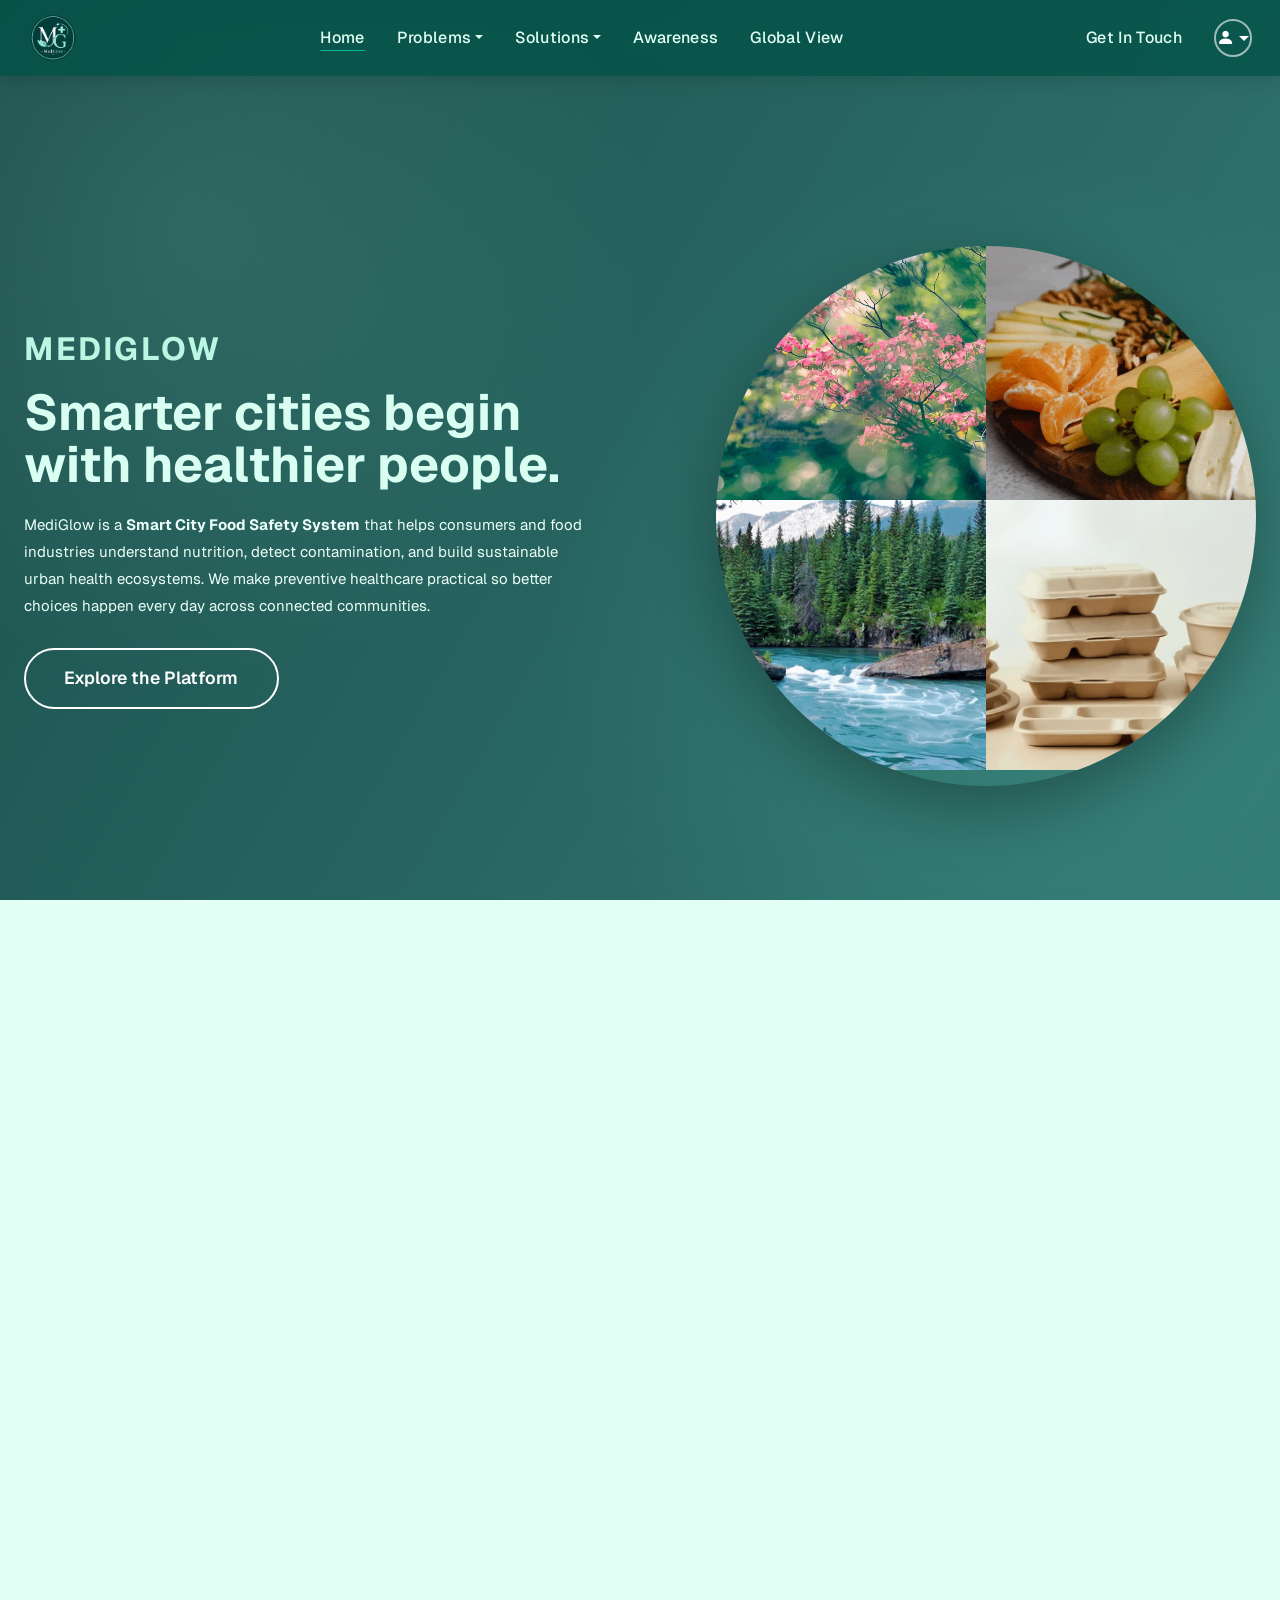
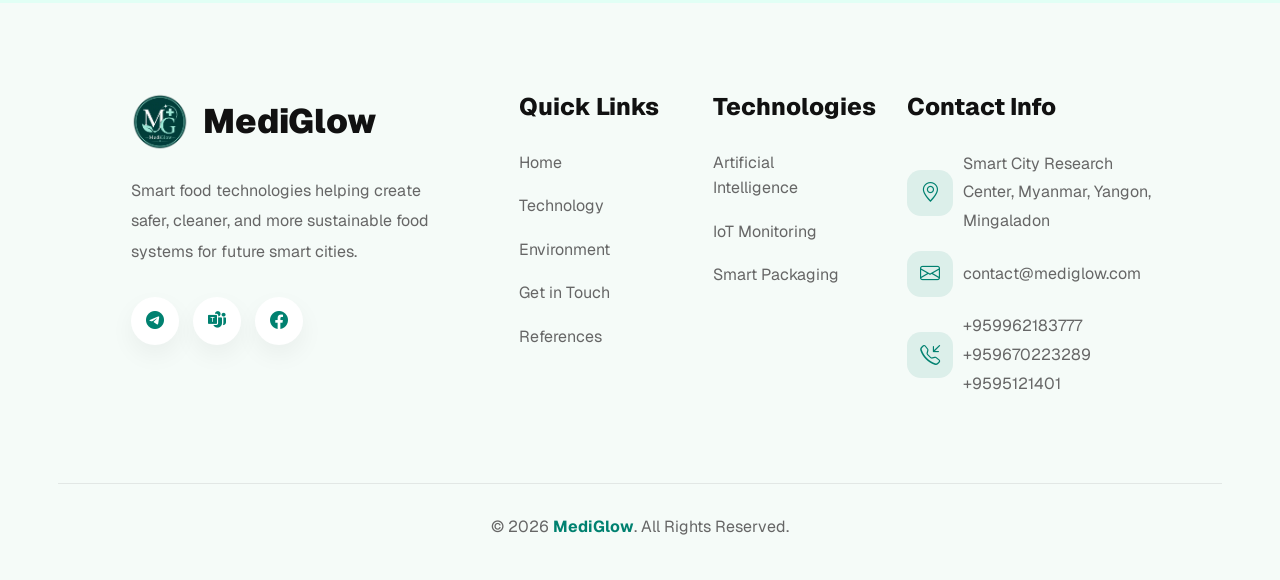
<file: index.html>
<!DOCTYPE html>
<html lang="en">
<head>
    <meta charset="UTF-8">
    <meta name="viewport" content="width=device-width, initial-scale=1.0">
    <title>MediGlow | Home</title>
    <!-- Favicon -->
    <link rel="icon" type="image/png" href="imgs/logo.png">

    <!-- Fonts -->
    <link href="https://fonts.googleapis.com/css2?family=Geist:wght@100..900&family=Poppins:wght@300;400;500;600;700;800&display=swap" rel="stylesheet">

    <!-- Bootstrap CDN CSS Link -->
    <link href="https://cdn.jsdelivr.net/npm/bootstrap@5.3.8/dist/css/bootstrap.min.css" rel="stylesheet" integrity="sha384-sRIl4kxILFvY47J16cr9ZwB07vP4J8+LH7qKQnuqkuIAvNWLzeN8tE5YBujZqJLB" crossorigin="anonymous">
    
    <!-- Bootstrap CDN Icon Link -->
    <link rel="stylesheet" href="https://cdn.jsdelivr.net/npm/bootstrap-icons@1.13.1/font/bootstrap-icons.min.css">
    
    <!-- AOS CSS Link -->
    <link href="https://unpkg.com/aos@2.3.1/dist/aos.css" rel="stylesheet">
    
    <!-- External CSS Files -->
    <link rel="stylesheet" href="css/base.css">
    <link rel="stylesheet" href="css/layout.css">
    <link rel="stylesheet" href="css/components.css">
    <link rel="stylesheet" href="css/pages.css">
    <link rel="stylesheet" href="css/footer.css">
    <style>
        html, body {
            overflow-x: hidden;  
        }
        .accordion-button::after {
            filter: brightness(0) invert(1);
            background-image: url("data:image/svg+xml,%3Csvg xmlns='http://www.w3.org/2000/svg' width='16' height='16' fill='currentColor' class='bi bi-plus' viewBox='0 0 16 16'%3E%3Cpath d='M8 4a.5.5 0 0 1 .5.5v3h3a.5.5 0 0 1 0 1h-3v3a.5.5 0 0 1-1 0v-3h-3a.5.5 0 0 1 0-1h3v-3A.5.5 0 0 1 8 4'/%3E%3C/svg%3E");
        }
        .accordion-button:not(.collapsed)::after {
            background-image: url("data:image/svg+xml,%3Csvg xmlns='http://www.w3.org/2000/svg' width='16' height='16' fill='currentColor' class='bi bi-dash' viewBox='0 0 16 16'%3E%3Cpath d='M4 8a.5.5 0 0 1 .5-.5h7a.5.5 0 0 1 0 1h-7A.5.5 0 0 1 4 8'/%3E%3C/svg%3E");
        }
        .hero-title{
            font-size: 50px;
        }
        .hero-copy{
            font-size: 15px;
        }
        .problem_link{
            color: white;
            text-decoration: none;
            position: relative;
            display: inline-block;
            padding-bottom: 3px;
        }
        .problem_link:hover{
            color: #e1fff5;
        }
        .problem_link::after{
            content: "";
            position: absolute;
            left: 0;
            bottom: 0;
            height: 2px;
            width: 0%;
            background-color: white;
            transition: width 0.3s ease;
        }
        .problem_link:hover::after{
            width: 100%;
        } 
        @media (max-width: 992px){
            .problem_img{
                width: 100%;
                height: 100%;
            }
        }
        @media (max-width: 992px) and (min-width: 576px) {
            .solution_dropdown {
                left: 50% !important;
                transform: translateX(-50%) !important;
            }
        }
    </style>
</head>
<body>
    <input type="radio" name="auth-panel" id="auth-form-fill" hidden checked>
    <input type="radio" name="auth-panel" id="auth-link-fill" hidden>

    <header>
        <nav class="navbar navbar-expand-lg" aria-label="Main navigation">
            <div class="container-fluid">
                <a href="index.html" class="navbar-brand ms-lg-3" aria-label="MediGlow Home">
                    <img src="imgs/logo.png" alt="MediGlow logo - Smart City Food Safety" width="50" height="50">
                </a>
                <button type="button" class="navbar-toggler me-2" data-bs-toggle="offcanvas" data-bs-target="#offcanvas_nav" aria-controls="offcanvas_nav" aria-expanded="false" aria-label="Toggle navigation menu">
                    <span class="navbar-toggler-icon"></span>
                </button>

                <div class="collapse navbar-collapse" id="nav_id">
                    <ul class="navbar-nav mx-auto" role="menubar">
                        <li class="nav-item" role="none">
                            <a class="nav-link nav_link_color nav_active_stage" href="index.html" role="menuitem">Home</a>
                        </li>
                        <li class="nav-item dropdown" role="none">
                            <a href="#" class="nav-link nav_link_color dropdown-toggle" data-bs-toggle="dropdown" role="menuitem" aria-haspopup="true" aria-expanded="false">Problems</a>
                            <ul class="dropdown-menu dropdown_menu_for_nav_items">
                                <li>
                                    <div class="row g-1">
                                        <div class="col-md-6">
                                            <a class="dropdown-item" href="consumer.html">
                                                <div class="row g-0 align-items-center">
                                                    <div class="col-3 text-center dropdown_text_icon_box">
                                                        <i class="bi bi-bandaid-fill" aria-hidden="true"></i>
                                                    </div>
                                                    <div class="col-9 dropdown_text_section ps-2">
                                                        <h6>Consumers</h6>
                                                        <p>Health issues</p>
                                                    </div>
                                                </div>
                                            </a>
                                        </div>
                                        <div class="col-md-6">
                                            <a class="dropdown-item" href="food_challenges_page.html">
                                                <div class="row g-0 align-items-center">
                                                    <div class="col-3 text-center dropdown_text_icon_box">
                                                        <i class="bi bi-fork-knife" aria-hidden="true"></i>
                                                    </div>
                                                    <div class="col-9 dropdown_text_section ps-2">
                                                        <h6>Unsafe Food</h6>
                                                        <p>Food safety risks</p>
                                                    </div>
                                                </div>
                                            </a>
                                        </div>
                                    </div>
                                </li>
                                <li>
                                    <div class="row g-1 mt-1">
                                        <div class="col-md-6">
                                            <a class="dropdown-item" href="industry.html">
                                                <div class="row g-0 align-items-center">
                                                    <div class="col-3 text-center dropdown_text_icon_box">
                                                        <i class="bi bi-exclamation-triangle-fill" aria-hidden="true"></i>
                                                    </div>
                                                    <div class="col-9 dropdown_text_section ps-2">
                                                        <h6>Industry</h6>
                                                        <p>Environmental impact</p>
                                                    </div>
                                                </div>
                                            </a>
                                        </div>
                                        <div class="col-md-6">
                                            <a class="dropdown-item" href="environment.html">
                                                <div class="row g-0 align-items-center">
                                                    <div class="col-3 text-center dropdown_text_icon_box">
                                                        <i class="bi bi-tree-fill" aria-hidden="true"></i>
                                                    </div>
                                                    <div class="col-9 dropdown_text_section ps-2">
                                                        <h6>Environment</h6>
                                                        <p>Pollution impact</p>
                                                    </div>
                                                </div>
                                            </a>
                                        </div>
                                    </div>
                                </li>
                            </ul>
                        </li>
                        <li class="nav-item dropdown" role="none">
                            <a href="#" class="nav-link nav_link_color dropdown-toggle" data-bs-toggle="dropdown" role="menuitem" aria-haspopup="true" aria-expanded="false">Solutions</a>
                            <ul class="dropdown-menu dropdown_menu_for_nav_items">
                                <li>
                                    <div class="row g-1">
                                        <div class="col-md-6">
                                            <a class="dropdown-item" href="ai_detection.html">
                                                <div class="row g-0 align-items-center">
                                                    <div class="col-3 text-center dropdown_text_icon_box">
                                                        <i class="bi bi-search" aria-hidden="true"></i>
                                                    </div>
                                                    <div class="col-9 dropdown_text_section ps-2">
                                                        <h6>AI Detection</h6>
                                                        <p>Smart scanning</p>
                                                    </div>
                                                </div>
                                            </a>
                                        </div>
                                        <div class="col-md-6">
                                            <a class="dropdown-item" href="smart_packaging.html">
                                                <div class="row g-0 align-items-center">
                                                    <div class="col-3 text-center dropdown_text_icon_box">
                                                        <i class="bi bi-box-seam-fill" aria-hidden="true"></i>
                                                    </div>
                                                    <div class="col-9 dropdown_text_section ps-2">
                                                        <h6>Smart Packaging</h6>
                                                        <p>Freshness tracking</p>
                                                    </div>
                                                </div>
                                            </a>
                                        </div>
                                        <div class="col-md-6">
                                            <a class="dropdown-item" href="modern_technology.html">
                                                <div class="row g-0 align-items-center">
                                                    <div class="col-3 text-center dropdown_text_icon_box">
                                                        <i class="bi bi-cpu" aria-hidden="true"></i>
                                                    </div>
                                                    <div class="col-9 dropdown_text_section ps-2">
                                                        <h6>Modern Technology</h6>
                                                        <p>Sensers & apps</p>
                                                    </div>
                                                </div>
                                            </a>
                                        </div>
                                    </div>
                                </li>
                            </ul>
                        </li>
                        <li class="nav-item" role="none">
                            <a class="nav-link nav_link_color" href="awareness.html" role="menuitem">Awareness</a>
                        </li>
                        <li class="nav-item" role="none">
                            <a class="nav-link nav_link_color" href="global_view.html" role="menuitem">Global View</a>
                        </li>
                    </ul>
                    <ul class="navbar-nav me-lg-3" role="menubar">
                        <li class="nav-item" role="none">
                            <a class="nav-link nav_link_color" href="get_in_touch.html" role="menuitem">Get In Touch</a>
                        </li>
                    </ul>

                    <!-- Logged-in user dropdown (large screens) -->
                    <div class="auth-user dropdown logged_in_lg me-lg-4">
                        <a href="#" class="d-flex align-items-center nav-link dropdown-toggle" data-bs-toggle="dropdown" aria-haspopup="true" aria-expanded="false" aria-label="User menu">
                            <span class="rounded-circle bg-secondary d-flex align-items-center justify-content-center text-white" style="width:32px;height:32px;font-size:0.8rem;" aria-hidden="true">A</span>
                        </a>
                        <ul class="dropdown-menu dropdown-menu-end dropdown_menu_for_profile">
                            <li class="px-3 py-2"><div style="font-weight:600;">Anonymous</div></li>
                            <li><hr class="dropdown-divider"></li>
                            <li><a class="dropdown-item" href="#">Profile</a></li>
                            <li>
                                <label for="auth-guest" class="dropdown-item text-danger" style="cursor:pointer;">Logout</label>
                            </li>
                        </ul>
                    </div>

                    <!-- Guest login button (large screens) -->
                    <div class="dropdown logged_out d-none d-lg-flex pe-lg-3">
                        <a href="#" class="nav-user-icon-btn dropdown-toggle" data-bs-toggle="dropdown" aria-haspopup="true" aria-expanded="false" aria-label="Login or sign up">
                            <i class="bi bi-person-fill" aria-hidden="true"></i>
                        </a>
                        <ul class="dropdown-menu dropdown-menu-end dropdown_menu_for_profile">
                            <li><a class="dropdown-item" href="#modal_login" data-bs-toggle="modal">Login</a></li>
                            <li><a class="dropdown-item" href="#modal_register" data-bs-toggle="modal">Sign Up</a></li>
                        </ul>
                    </div>
                </div>

                <!-- Offcanvas mobile menu -->
                <div class="offcanvas offcanva_for_small_devices offcanvas-end d-lg-none" id="offcanvas_nav" tabindex="-1" aria-label="Mobile navigation menu">
                    <div class="offcanvas-header offcanva_header_for_navbar">
                        <a href="index.html" class="navbar-brand">
                            <img src="imgs/logo.png" height="32" alt="MediGlow">
                        </a>
                        <button type="button" class="btn-close btn-close-white pe-4" data-bs-dismiss="offcanvas" aria-label="Close menu"></button>
                    </div>

                    <div class="offcanvas-body px-4 pt-3">
                        <ul class="navbar-nav">

                            <li class="nav-item mt-2">
                                <div class="row">
                                    <div class="col-sm-5">
                                        <a class="nav-link nav_link_color nav_active_stage" href="index.html">Home</a>
                                    </div>
                                    <div class="col-sm-5">
                                        <a class="nav-link nav_link_color" href="awareness.html">Awareness</a>
                                    </div>
                                </div>
                            </li>

                            <li class="nav-item mt-2">
                                <div class="row">

                                    <div class="col-sm-5">
                                        <a href="#" class="nav-link nav_link_color dropdown-toggle" data-bs-toggle="dropdown" role="menuitem" aria-haspopup="true" aria-expanded="false">Problems</a>

                                        <ul class="dropdown-menu dropdown_menu_for_nav_items">
                                            <li>
                                                <div class="row g-1">
                                                    <div class="col-md-12">
                                                        <a class="dropdown-item" href="consumer.html">
                                                            <div class="row g-0 align-items-center">
                                                                <div class="col-3 text-center dropdown_text_icon_box">
                                                                    <i class="bi bi-bandaid-fill" aria-hidden="true"></i>
                                                                </div>
                                                                <div class="col-9 dropdown_text_section ps-2">
                                                                    <h6>Consumers</h6>
                                                                    <p>Health issues</p>
                                                                </div>
                                                            </div>
                                                        </a>
                                                    </div>

                                                    <div class="col-md-12">
                                                        <a class="dropdown-item" href="food_challenges_page.html">
                                                            <div class="row g-0 align-items-center">
                                                                <div class="col-3 text-center dropdown_text_icon_box">
                                                                    <i class="bi bi-fork-knife" aria-hidden="true"></i>
                                                                </div>
                                                                <div class="col-9 dropdown_text_section ps-2">
                                                                    <h6>Unsafe Food</h6>
                                                                    <p>Food safety risks</p>
                                                                </div>
                                                            </div>
                                                        </a>
                                                    </div>
                                                </div>
                                            </li>

                                            <li>
                                                <div class="row g-1 mt-1">
                                                    <div class="col-md-12">
                                                        <a class="dropdown-item" href="industry.html">
                                                            <div class="row g-0 align-items-center">
                                                                <div class="col-3 text-center dropdown_text_icon_box">
                                                                    <i class="bi bi-exclamation-triangle-fill" aria-hidden="true"></i>
                                                                </div>
                                                                <div class="col-9 dropdown_text_section ps-2">
                                                                    <h6>Industry</h6>
                                                                    <p>Environmental impact</p>
                                                                </div>
                                                            </div>
                                                        </a>
                                                    </div>

                                                    <div class="col-md-12">
                                                        <a class="dropdown-item" href="environment.html">
                                                            <div class="row g-0 align-items-center">
                                                                <div class="col-3 text-center dropdown_text_icon_box">
                                                                    <i class="bi bi-tree-fill" aria-hidden="true"></i>
                                                                </div>
                                                                <div class="col-9 dropdown_text_section ps-2">
                                                                    <h6>Environment</h6>
                                                                    <p>Pollution impact</p>
                                                                </div>
                                                            </div>
                                                        </a>
                                                    </div>
                                                </div>
                                            </li>
                                        </ul>
                                    </div>

                                    <div class="col-sm-5">
                                        <a href="#" class="nav-link nav_link_color dropdown-toggle" data-bs-toggle="dropdown" role="menuitem" aria-haspopup="true" aria-expanded="false">Solutions</a>
                                        <ul class="dropdown-menu solution_dropdown dropdown_menu_for_nav_items">
                                            <li>
                                                <div class="row g-1">

                                                    <div class="col-md-12">
                                                        <a class="dropdown-item" href="ai_detection.html">
                                                            <div class="row g-0 align-items-center">
                                                                <div class="col-3 text-center dropdown_text_icon_box">
                                                                    <i class="bi bi-search" aria-hidden="true"></i>
                                                                </div>
                                                                <div class="col-9 dropdown_text_section ps-2">
                                                                    <h6>AI Detection</h6>
                                                                    <p>Smart scanning</p>
                                                                </div>
                                                            </div>
                                                        </a>
                                                    </div>

                                                    <div class="col-md-12">
                                                        <a class="dropdown-item" href="smart_packaging.html">
                                                            <div class="row g-0 align-items-center">
                                                                <div class="col-3 text-center dropdown_text_icon_box">
                                                                    <i class="bi bi-box-seam-fill" aria-hidden="true"></i>
                                                                </div>
                                                                <div class="col-9 dropdown_text_section ps-2">
                                                                    <h6>Smart Packaging</h6>
                                                                    <p>Freshness tracking</p>
                                                                </div>
                                                            </div>
                                                        </a>
                                                    </div>

                                                    <div class="col-md-12">
                                                        <a class="dropdown-item" href="modern_technology.html">
                                                            <div class="row g-0 align-items-center">
                                                                <div class="col-3 text-center dropdown_text_icon_box">
                                                                    <i class="bi bi-cpu" aria-hidden="true"></i>
                                                                </div>
                                                                <div class="col-9 dropdown_text_section ps-2">
                                                                    <h6>Modern Technology</h6>
                                                                    <p>Sensers & apps</p>
                                                                </div>
                                                            </div>
                                                        </a>
                                                    </div>

                                                </div>
                                            </li>
                                        </ul>
                                    </div>

                                </div>
                            </li>

                            <li class="nav-item mt-2">
                                <div class="row">
                                    <div class="col-sm-5">
                                        <a class="nav-link nav_link_color" href="get_in_touch.html">Get in Touch</a>
                                    </div>
                                    <div class="col-sm-5">
                                        <a class="nav-link nav_link_color" href="global_view.html">Global View</a>
                                    </div>
                                </div>
                            </li>

                        </ul>

                        <hr style="border-color:rgba(255,255,255,0.3);">

                        <div class="d-flex justify-content-center logged_out gap-3">
                            <a href="#modal_login_sm" data-bs-toggle="modal" class="btn btn-outline-light btn-sm">Login</a>
                            <a href="#modal_register_sm" data-bs-toggle="modal" class="btn btn-light btn-sm">Sign Up</a>
                        </div>
                    </div>
                </div>
            </div>
        </nav>
    </header>



    <!-- Large Login Modal -->
    <div class="modal fade" data-bs-backdrop="static" id="modal_login" tabindex="-1" aria-hidden="true">
        <div class="modal-dialog modal-dialog-centered modal-xl">
            <div class="modal-content position-relative">

                <button type="button"
                    class="btn-close position-absolute top-0 end-0 m-3 btn-close-white"
                    data-bs-dismiss="modal"
                    style="z-index:10;"
                    aria-label="Close login modal">
                </button>

                <div class="row g-0">

                    <div class="col-md-6 modal-image-col"
                        style="background-image: url('img/login_signup.jpg');"
                        role="img"
                        aria-label="Myanmar traditional dish">
                    </div>

                    <div class="col-md-6 modal-form-col">

                        <div class="form-scroll">

                            <h2 class="auth-title">Welcome back</h2>

                            <div class="form_fill">

                                <div class="mb-3">
                                    <input class="auth-email-input"
                                        type="email"
                                        placeholder="Email address"
                                        aria-label="Email address">
                                </div>

                                <div class="mb-3">
                                    <input class="auth-email-input"
                                        type="password"
                                        placeholder="Password"
                                        aria-label="Password">
                                </div>

                                <div class="text-end mb-3">
                                    <a href="#modal_forgot"
                                        data-bs-toggle="modal"
                                        style="color: var(--medi-primary);">
                                        Forgot password?
                                    </a>
                                </div>

                                <label class="auth-email-btn"
                                    for="auth-logged"
                                    data-bs-dismiss="modal">
                                    Log In
                                </label>

                                <hr class="auth-divider">

                                <p class="text-center social-toggle-text mb-0">
                                    or continue with
                                    <label class="login_form" for="auth-link-fill">
                                        social accounts
                                    </label>
                                </p>

                            </div>

                            <div class="link_fill">

                                <label class="auth-social-btn"
                                    for="auth-logged"
                                    data-bs-dismiss="modal">

                                    <svg width="18" height="18" viewBox="0 0 48 48" aria-hidden="true">
                                        <path fill="#EA4335"
                                            d="M24 9.5c3.54 0 6.71 1.22 9.21 3.6l6.85-6.85C35.9 2.38 30.47 0 24 0 14.62 0 6.51 5.38 2.56 13.22l7.98 6.19C12.43 13.72 17.74 9.5 24 9.5z" />
                                        <path fill="#4285F4"
                                            d="M46.98 24.55c0-1.57-.15-3.09-.38-4.55H24v9.02h12.94c-.58 2.96-2.26 5.48-4.78 7.18l7.73 6c4.51-4.18 7.09-10.36 7.09-17.65z" />
                                        <path fill="#FBBC05"
                                            d="M10.53 28.59a14.5 14.5 0 0 1 0-9.18l-7.98-6.19a24.08 24.08 0 0 0 0 21.56l7.98-6.19z" />
                                        <path fill="#34A853"
                                            d="M24 48c6.48 0 11.93-2.13 15.89-5.81l-7.73-6c-2.15 1.45-4.92 2.3-8.16 2.3-6.26 0-11.57-4.22-13.47-9.91l-7.98 6.19C6.51 42.62 14.62 48 24 48z" />
                                    </svg>

                                    Continue with Google
                                </label>

                                <label class="auth-social-btn"
                                    for="auth-logged"
                                    data-bs-dismiss="modal">

                                    <svg width="18" height="18" viewBox="0 0 16 16" aria-hidden="true">
                                        <path d="M8 0C3.58 0 0 3.58 0 8c0 3.54 2.29 6.53 5.47 7.59.4.07.55-.17.55-.38 0-.19-.01-.82-.01-1.49-2.01.37-2.53-.49-2.69-.94-.09-.23-.48-.94-.82-1.13-.28-.15-.68-.52-.01-.53.63-.01 1.08.58 1.23.82.72 1.21 1.87.87 2.33.66.07-.52.28-.87.51-1.07-1.78-.2-3.64-.89-3.64-3.95 0-.87.31-1.59.82-2.15-.08-.2-.36-1.02.08-2.12 0 0 .67-.21 2.2.82.64-.18 1.32-.27 2-.27.68 0 1.36.09 2 .27 1.53-1.04 2.2-.82 2.2-.82.44 1.1.16 1.92.08 2.12.51.56.82 1.27.82 2.15 0 3.07-1.87 3.75-3.65 3.95.29.25.54.73.54 1.48 0 1.07-.01 1.93-.01 2.2 0 .21.15.46.55.38A8.013 8.013 0 0 0 16 8c0-4.42-3.58-8-8-8z" />
                                    </svg>

                                    Continue with GitHub
                                </label>

                                <label class="auth-social-btn"
                                    for="auth-logged"
                                    data-bs-dismiss="modal">

                                    <svg width="18" height="18" viewBox="0 0 24 24" aria-hidden="true">
                                        <path d="M17.05 20.28c-.98.95-2.05.8-3.08.35-1.09-.46-2.09-.48-3.24 0-1.44.62-2.2.44-3.06-.35C2.79 15.25 3.51 7.59 9.05 7.31c1.35.07 2.29.74 3.08.8 1.18-.24 2.31-.93 3.57-.84 1.51.12 2.65.72 3.4 1.8-3.12 1.87-2.38 5.98.48 7.13-.57 1.5-1.31 2.99-2.54 4.09zM12.03 7.25c-.15-2.23 1.66-4.07 3.74-4.25.29 2.58-2.34 4.5-3.74 4.25z" />
                                    </svg>

                                    Continue with Apple
                                </label>

                                <hr class="auth-divider">

                                <p class="text-center social-toggle-text mb-0">
                                    <label class="login_form" for="auth-form-fill">
                                        Login with email & password?
                                    </label>
                                </p>

                            </div>

                            <div class="auth-signup-link">
                                Don't have an account?
                                <a href="#modal_register"
                                    data-bs-toggle="modal"
                                    data-bs-target="#modal_register"
                                    data-bs-dismiss="modal">
                                    Sign Up
                                </a>
                            </div>

                        </div>

                        <div class="auth-footer">
                            <a href="#">Terms</a>
                            <a href="#">Privacy Policy</a>
                        </div>

                    </div>

                </div>

            </div>
        </div>
    </div>

    <!-- Large Register Modal -->
    <div class="modal fade"
        data-bs-backdrop="static"
        id="modal_register"
        tabindex="-1"
        aria-hidden="true">

        <div class="modal-dialog modal-dialog-centered modal-xl">

            <div class="modal-content position-relative">

                <button type="button"
                    class="btn-close position-absolute top-0 end-0 m-3 btn-close-white"
                    data-bs-dismiss="modal"
                    style="z-index:10;"
                    aria-label="Close register modal">
                </button>

                <div class="row g-0">

                    <!-- Left Image -->
                    <div class="col-md-6 modal-image-col"
                        style="background-image: url('img/login_signup.jpg');"
                        role="img"
                        aria-label="Myanmar traditional dish">
                    </div>

                    <!-- Right Form -->
                    <div class="col-md-6 modal-form-col">

                        <div class="form-scroll">

                            <h2 class="auth-title">
                                Create your account
                            </h2>

                            <!-- Email Form -->
                            <div class="form_fill">

                                <div class="mb-3">
                                    <input class="auth-email-input"
                                        type="text"
                                        placeholder="Username"
                                        aria-label="Username">
                                </div>

                                <div class="mb-3">
                                    <input class="auth-email-input"
                                        type="email"
                                        placeholder="Email address"
                                        aria-label="Email address">
                                </div>

                                <div class="mb-3">
                                    <input class="auth-email-input"
                                        type="password"
                                        placeholder="Password"
                                        aria-label="Password">
                                </div>

                                <label class="auth-email-btn"
                                    for="auth-logged"
                                    data-bs-dismiss="modal">
                                    Sign Up
                                </label>

                                <hr class="auth-divider">

                                <p class="text-center social-toggle-text mb-0">
                                    or continue with
                                    <label class="login_form" for="auth-link-fill">
                                        social accounts
                                    </label>
                                </p>

                            </div>

                            <!-- Social Login -->
                            <div class="link_fill">

                                <!-- Google -->
                                <label class="auth-social-btn"
                                    for="auth-logged"
                                    data-bs-dismiss="modal">

                                    <svg width="18"
                                        height="18"
                                        viewBox="0 0 48 48"
                                        aria-hidden="true">

                                        <path fill="#EA4335"
                                            d="M24 9.5c3.54 0 6.71 1.22 9.21 3.6l6.85-6.85C35.9 2.38 30.47 0 24 0 14.62 0 6.51 5.38 2.56 13.22l7.98 6.19C12.43 13.72 17.74 9.5 24 9.5z" />

                                        <path fill="#4285F4"
                                            d="M46.98 24.55c0-1.57-.15-3.09-.38-4.55H24v9.02h12.94c-.58 2.96-2.26 5.48-4.78 7.18l7.73 6c4.51-4.18 7.09-10.36 7.09-17.65z" />

                                        <path fill="#FBBC05"
                                            d="M10.53 28.59a14.5 14.5 0 0 1 0-9.18l-7.98-6.19a24.08 24.08 0 0 0 0 21.56l7.98-6.19z" />

                                        <path fill="#34A853"
                                            d="M24 48c6.48 0 11.93-2.13 15.89-5.81l-7.73-6c-2.15 1.45-4.92 2.3-8.16 2.3-6.26 0-11.57-4.22-13.47-9.91l-7.98 6.19C6.51 42.62 14.62 48 24 48z" />
                                    </svg>

                                    Continue with Google
                                </label>

                                <!-- GitHub -->
                                <label class="auth-social-btn"
                                    for="auth-logged"
                                    data-bs-dismiss="modal">

                                    <svg width="18"
                                        height="18"
                                        viewBox="0 0 16 16"
                                        aria-hidden="true">

                                        <path d="M8 0C3.58 0 0 3.58 0 8c0 3.54 2.29 6.53 5.47 7.59.4.07.55-.17.55-.38 0-.19-.01-.82-.01-1.49-2.01.37-2.53-.49-2.69-.94-.09-.23-.48-.94-.82-1.13-.28-.15-.68-.52-.01-.53.63-.01 1.08.58 1.23.82.72 1.21 1.87.87 2.33.66.07-.52.28-.87.51-1.07-1.78-.2-3.64-.89-3.64-3.95 0-.87.31-1.59.82-2.15-.08-.2-.36-1.02.08-2.12 0 0 .67-.21 2.2.82.64-.18 1.32-.27 2-.27.68 0 1.36.09 2 .27 1.53-1.04 2.2-.82 2.2-.82.44 1.1.16 1.92.08 2.12.51.56.82 1.27.82 2.15 0 3.07-1.87 3.75-3.65 3.95.29.25.54.73.54 1.48 0 1.07-.01 1.93-.01 2.2 0 .21.15.46.55.38A8.013 8.013 0 0 0 16 8c0-4.42-3.58-8-8-8z" />
                                    </svg>

                                    Continue with GitHub
                                </label>

                                <!-- Apple -->
                                <label class="auth-social-btn"
                                    for="auth-logged"
                                    data-bs-dismiss="modal">

                                    <svg width="18"
                                        height="18"
                                        viewBox="0 0 24 24"
                                        aria-hidden="true">

                                        <path d="M17.05 20.28c-.98.95-2.05.8-3.08.35-1.09-.46-2.09-.48-3.24 0-1.44.62-2.2.44-3.06-.35C2.79 15.25 3.51 7.59 9.05 7.31c1.35.07 2.29.74 3.08.8 1.18-.24 2.31-.93 3.57-.84 1.51.12 2.65.72 3.4 1.8-3.12 1.87-2.38 5.98.48 7.13-.57 1.5-1.31 2.99-2.54 4.09zM12.03 7.25c-.15-2.23 1.66-4.07 3.74-4.25.29 2.58-2.34 4.5-3.74 4.25z" />
                                    </svg>

                                    Continue with Apple
                                </label>

                                <hr class="auth-divider">

                                <p class="text-center social-toggle-text mb-0">
                                    <label class="login_form" for="auth-form-fill">
                                        Sign up with email & password?
                                    </label>
                                </p>

                            </div>

                            <!-- Bottom Link -->
                            <div class="auth-signup-link">
                                Already have an account?

                                <a href="#modal_login"
                                    data-bs-toggle="modal"
                                    data-bs-dismiss="modal">
                                    Log In
                                </a>
                            </div>

                        </div>

                        <!-- Footer -->
                        <div class="auth-footer">
                            <a href="#">Terms</a>
                            <a href="#">Privacy Policy</a>
                        </div>

                    </div>

                </div>

            </div>

        </div>
    </div>

    <!-- Small Login Modal -->
    <div class="modal fade"
        data-bs-backdrop="static"
        id="modal_login_sm"
        tabindex="-1"
        aria-hidden="true">

        <div class="modal-dialog modal-dialog-centered">

            <div class="modal-content" style="border-radius:20px;">

                <div class="modal-body p-4 position-relative">

                    <button type="button"
                        class="btn-close position-absolute top-0 end-0 m-3"
                        data-bs-dismiss="modal"
                        aria-label="Close">
                    </button>

                    <h2 class="auth-title">
                        Welcome back
                    </h2>

                    <!-- Email Form -->
                    <div class="form_fill">

                        <div class="mb-3">
                            <input class="auth-email-input"
                                type="email"
                                placeholder="Email address"
                                aria-label="Email">
                        </div>

                        <div class="mb-3">
                            <input class="auth-email-input"
                                type="password"
                                placeholder="Password"
                                aria-label="Password">
                        </div>

                        <div class="text-end mb-3">
                            <a href="#modal_forgot"
                                data-bs-toggle="modal"
                                style="color:var(--medi-primary);">
                                Forgot password?
                            </a>
                        </div>

                        <label class="auth-email-btn"
                            for="auth-logged"
                            data-bs-dismiss="modal">
                            Log In
                        </label>

                        <hr class="auth-divider">

                        <p class="text-center social-toggle-text mb-0">
                            or continue with
                            <label class="login_form" for="auth-link-fill">
                                social accounts
                            </label>
                        </p>

                    </div>

                    <!-- Social Login -->
                    <div class="link_fill">

                        <label class="auth-social-btn"
                            for="auth-logged"
                            data-bs-dismiss="modal">
                            Continue with Google
                        </label>

                        <label class="auth-social-btn"
                            for="auth-logged"
                            data-bs-dismiss="modal">
                            Continue with GitHub
                        </label>

                        <label class="auth-social-btn"
                            for="auth-logged"
                            data-bs-dismiss="modal">
                            Continue with Apple
                        </label>

                        <hr class="auth-divider">

                        <p class="text-center social-toggle-text mb-0">
                            <label class="login_form" for="auth-form-fill">
                                Login with email & password?
                            </label>
                        </p>

                    </div>

                    <!-- Bottom Link -->
                    <div class="auth-signup-link">
                        Don't have an account?

                        <a href="#modal_register_sm"
                            data-bs-toggle="modal"
                            data-bs-dismiss="modal">
                            Sign Up
                        </a>
                    </div>

                </div>

            </div>

        </div>

    </div>

    <!-- Small Register Modal -->
    <div class="modal fade"
        data-bs-backdrop="static"
        id="modal_register_sm"
        tabindex="-1"
        aria-hidden="true">

        <div class="modal-dialog modal-dialog-centered">

            <div class="modal-content" style="border-radius:20px;">

                <div class="modal-body p-4 position-relative">

                    <button type="button"
                        class="btn-close position-absolute top-0 end-0 m-3"
                        data-bs-dismiss="modal"
                        aria-label="Close">
                    </button>

                    <h2 class="auth-title">
                        Create your account
                    </h2>

                    <!-- Email Form -->
                    <div class="form_fill">

                        <div class="mb-3">
                            <input class="auth-email-input"
                                type="text"
                                placeholder="Username"
                                aria-label="Username">
                        </div>

                        <div class="mb-3">
                            <input class="auth-email-input"
                                type="email"
                                placeholder="Email address"
                                aria-label="Email">
                        </div>

                        <div class="mb-3">
                            <input class="auth-email-input"
                                type="password"
                                placeholder="Password"
                                aria-label="Password">
                        </div>

                        <button class="auth-email-btn"
                            for="auth-logged"
                            data-bs-dismiss="modal" data-bs-toggle="modal" data-bs-target="#signupModal" >
                            Sign Up
                        </button>

                        <hr class="auth-divider">

                        <p class="text-center social-toggle-text mb-0">
                            or continue with
                            <label class="login_form" for="auth-link-fill">
                                social accounts
                            </label>
                        </p>

                    </div>

                    <!-- Social Login -->
                    <div class="link_fill">

                        <label class="auth-social-btn"
                            for="auth-logged"
                            data-bs-dismiss="modal">
                            Continue with Google
                        </label>

                        <label class="auth-social-btn"
                            for="auth-logged"
                            data-bs-dismiss="modal">
                            Continue with GitHub
                        </label>

                        <label class="auth-social-btn"
                            for="auth-logged"
                            data-bs-dismiss="modal">
                            Continue with Apple
                        </label>

                        <hr class="auth-divider">

                        <p class="text-center social-toggle-text mb-0">
                            <label class="login_form" for="auth-form-fill">
                                Sign up with email & password?
                            </label>
                        </p>

                    </div>

                    <!-- Bottom Link -->
                    <div class="auth-signup-link">
                        Already have an account?

                        <a href="#modal_login_sm"
                            data-bs-toggle="modal"
                            data-bs-dismiss="modal">
                            Log In
                        </a>
                    </div>

                </div>

            </div>

        </div>

    </div>

    <!-- Forgot Password Modal -->
    <div class="modal fade"
        data-bs-backdrop="static"
        id="modal_forgot"
        tabindex="-1"
        aria-hidden="true">

        <div class="modal-dialog modal-dialog-centered">

            <div class="modal-content" style="border-radius:20px;">

                <!-- Header -->
                <div class="modal-header">

                    <h5 class="modal-title">
                        Reset Password
                    </h5>

                    <button type="button"
                        class="btn-close"
                        data-bs-dismiss="modal"
                        aria-label="Close">
                    </button>

                </div>

                <!-- Body -->
                <div class="modal-body">

                    <div class="mb-3">
                        <input class="auth-email-input"
                            type="password"
                            placeholder="New Password"
                            aria-label="New password">
                    </div>

                    <div class="mb-3">
                        <input class="auth-email-input"
                            type="password"
                            placeholder="Confirm Password"
                            aria-label="Confirm password">
                    </div>

                    <label class="auth-email-btn"
                        data-bs-dismiss="modal">
                        Reset
                    </label>

                </div>

            </div>

        </div>

    </div>

    <main class="page-content" id="page-home">
        <!-- Hero Section -->
        <section class="hero" aria-labelledby="hero-heading">
            <div class="hero-inner">
                <div>
                    <p class="brand">MediGlow</p>
                    <h1 class="hero-title" id="hero-heading">Smarter cities begin with healthier people.</h1>
                    <p class="hero-copy">MediGlow is a <strong>Smart City Food Safety System</strong> that helps consumers and food industries understand nutrition, detect contamination, and build sustainable urban health ecosystems. We make preventive healthcare practical so better choices happen every day across connected communities.</p>
                    <a href="index.html" class="hero-btn">Explore the Platform</a>
                </div>
                <div class="circle-gallery" aria-label="Food safety and community wellness image collage">
                    <figure class="quarter tl"><img src="gifs/gif1.gif" alt="Fresh healthy produce being inspected" loading="lazy"></figure>
                    <figure class="quarter tr"><img src="gifs/gif2.gif" alt="Community wellness and healthcare" loading="lazy"></figure>
                    <figure class="quarter bl"><img src="gifs/gif3.gif" alt="Food safety quality check process" loading="lazy"></figure>
                    <figure class="quarter br"><img src="gifs/gif4.gif" alt="Urban community health monitoring" loading="lazy"></figure>
                </div>
            </div>
        </section>

        <!-- Problem Section -->
        <section id="problem-section" aria-labelledby="problem-heading">
            <div class="container problem-container mt-5">
                <div class="row g-4">
                    <h2 class="section-title" id="problem-heading" data-aos="fade-up">Urban Food Safety Challenges</h2>
                    <div class="col-md-6" data-aos="fade-right" data-aos-delay="100">
                        <article class="card-primary p-3 h-100">
                            <div class="row align-items-center g-3">
                                <div class="col-auto">
                                    <img src="img/unsafe_food.png" class="problem_img" alt="Unsafe food warning symbol" loading="lazy">
                                </div>
                                <div class="col-lg-7 mt-sm-2">
                                    <h5 class="fw-bold my-2">Unsafe Food in Cities</h5>
                                    <p>Urban food supply chains often contain unsafe chemicals, artificial colors, or poor-quality ingredients that threaten public health.</p>
                                    <a href="food_challenges_page.html" class="problem_link">Learn More</a>
                                </div>
                            </div>
                        </article>
                    </div>
                    <div class="col-md-6" data-aos="fade-left" data-aos-delay="150">
                        <article class="card-primary p-3 h-100">
                            <div class="row align-items-center g-3">
                                <div class="col-auto">
                                    <img src="img/food_awareness.png" class="problem_img" alt="Food awareness education icon" loading="lazy">
                                </div>
                                <div class="col-lg-7 mt-sm-2">
                                    <h5 class="fw-bold my-2">Low Citizen Awareness</h5>
                                    <p>Many urban residents lack knowledge about nutrition labels, food safety standards, and healthy eating practices. <span style="color: #e1fff500;">threaten public health.</span></p>
                                    <a href="consumer.html" class="problem_link">Learn More</a></div>
                            </div>
                        </article>
                    </div>
                    <div class="col-md-6" data-aos="fade-right" data-aos-delay="200">
                        <article class="card-primary p-3 h-100">
                            <div class="row align-items-center g-3">
                                <div class="col-auto">
                                    <img src="imgs/industries_practices.png" class="problem_img" alt="Industrial food processing" loading="lazy">
                                </div>
                                <div class="col-lg-7 mt-sm-2">
                                    <h5 class="fw-bold my-2">Poor Industry Practices</h5>
                                    <p>Urban food producers and vendors often bypass safety standards during processing, storage, and distribution.</p>
                                    <a href="industry.html" class="problem_link">Learn More</a></div>
                            </div>
                        </article>
                    </div>
                    <div class="col-md-6" data-aos="fade-left" data-aos-delay="250">
                        <article class="card-primary p-3 h-100">
                            <div class="row align-items-center g-3">
                                <div class="col-auto">
                                    <img src="imgs/environmental_impact.png" class="problem_img" alt="Environmental pollution impact" loading="lazy">
                                </div>
                                <div class="col-lg-7 mt-sm-2">
                                    <h5 class="fw-bold my-2">Environmental Impact</h5>
                                    <p>Chemical waste from urban food industries pollutes water, soil, and air,  degrading the city ecosystem.</p>
                                    <a href="environment.html" class="problem_link">Learn More</a></div>
                            </div>
                        </article>
                    </div>
                </div>
            </div>
        </section>

        <!-- Why It Matters -->
        <section aria-labelledby="matters-heading">
            <div class="container">
                <div class="row g-5 mt-5 justify-content-center">
                    <h2 class="section-title" id="matters-heading" data-aos="fade-up">Why It Matters for Urban Communities</h2>
                    <div class="col-lg-4 col-md-6 d-flex" data-aos="zoom-in" data-aos-delay="100">
                        <article class="card-secondary w-100"><h5 class="text-center">Public Health</h5><p class="mt-3">Unsafe food leads to increased disease burden on city healthcare systems, weakened immunity, and long-term chronic conditions.</p></article>
                    </div>
                    <div class="col-lg-4 col-md-6 d-flex" data-aos="zoom-in" data-aos-delay="200">
                        <article class="card-secondary w-100"><h5 class="text-center">Industrial Responsibility</h5><p class="mt-3">Poor urban food standards affect entire neighborhoods. Smart monitoring holds industries accountable.</p></article>
                    </div>
                    <div class="col-lg-4 col-md-6 d-flex" data-aos="zoom-in" data-aos-delay="300">
                        <article class="card-secondary w-100"><h5 class="text-center">City Sustainability</h5><p class="mt-3">Food waste and chemical runoff pollute urban water sources and green spaces, undermining sustainability goals.</p></article>
                    </div>
                </div>
            </div>
        </section>

        <!-- Smart Solutions -->
        <section id="solutions-section" aria-labelledby="solutions-heading">
            <div class="container mt-5">
                <div class="row g-5 justify-content-center">
                    <h2 class="section-title" id="solutions-heading" data-aos="fade-up">Smart City Solutions</h2>
                    <div class="col-lg-4 col-md-6 mt-5" data-aos="flip-left" data-aos-delay="100">
                        <article class="card-solution">
                            <div class="solution_icon"><i class="bi bi-search" aria-hidden="true"></i></div>
                            <h4>AI Detection Systems</h4>
                            <p>AI-powered urban food scanners analyze safety and detect harmful chemicals in real time across city markets.</p>
                            <a href="ai_detection.html" class="solution_btn">Explore More</a>
                        </article>
                    </div>
                    <div class="col-lg-4 col-md-6 mt-5" data-aos="flip-left" data-aos-delay="200">
                        <article class="card-solution">
                            <div class="solution_icon"><i class="bi bi-box-seam-fill" aria-hidden="true"></i></div>
                            <h4>Smart Packaging</h4>
                            <p>Connected packaging tracks freshness and displays contamination risks, integrated into city-wide monitoring networks.</p>
                            <a href="smart_packaging.html" class="solution_btn">Explore More</a>
                        </article>
                    </div>
                    <div class="col-lg-4 col-md-6 mt-5" data-aos="flip-left" data-aos-delay="300">
                        <article class="card-solution">
                            <div class="solution_icon"><i class="bi bi-laptop" aria-hidden="true"></i></div>
                            <h4>IoT Infrastructure</h4>
                            <p>Sensors, smart apps, and connected devices create a city-wide quality control network across the entire food supply chain.</p>
                            <a href="modern_technology.html" class="solution_btn">Explore More</a>
                        </article>
                    </div>
                </div>
            </div>
        </section>

        <!-- FAQs -->
        <section aria-labelledby="faq-heading">
            <div class="container mb-5 pb-4">
                <h2 class="faq_title" id="faq-heading" data-aos="fade-up" style="margin-top: 6rem;">Frequently Asked Questions</h2>
                <div class="row justify-content-center">
                    <div class="col-lg-4 col-md-10 mt-5" data-aos="fade-right">
                        <form aria-label="Ask a question form">
                            <div class="row g-2 mb-2">
                                <div class="col-lg-6">
                                    <label class="form-label" for="faq-name">Your Name:</label>
                                    <input class="form_boxes" id="faq-name" type="text" placeholder="e.g., Maria">
                                </div>
                                <div class="col-lg-6">
                                    <label class="form-label" for="faq-email">Your Email:</label>
                                    <input class="form_boxes" id="faq-email" type="email" placeholder="hello@example.com">
                                </div>
                            </div>
                            <div class="row mb-2">
                                <div class="col-lg-12">
                                    <label class="form-label" for="faq-subject">Subject:</label>
                                    <input class="form_boxes" id="faq-subject" type="text" placeholder="Food safety inquiry">
                                </div>
                            </div>
                            <div class="row mb-2"><div class="col-lg-12">
                                <label class="form-label" for="faq-question">Your Question:</label>
                                <textarea class="form_boxes" id="faq-question" rows="3" placeholder="Write your question..."></textarea></div></div>
                            <button type="button" class="form_btn" data-bs-toggle="modal" data-bs-target="#succcessModal">Send Question</button>
                        </form>
                    </div>
                    <div class="col-lg-8 col-md-10 mt-5" data-aos="fade-left">
                        <div class="accordion accordion-flush" id="parentaccordion">
                            <div class="accordion-item mb-2">
                                <h2 class="accordion-header">
                                    <button class="accordion-button" data-bs-theme="light" data-bs-toggle="collapse" data-bs-target="#accordion-1" aria-expanded="true" aria-controls="accordion-1">
                                        How does unsafe food affect urban communities?
                                    </button>
                                </h2>
                                <div class="collapse show accordion-collapse" id="accordion-1" data-bs-parent="#parentaccordion">
                                    <div class="accordion-body">
                                        Unsafe food may contain harmful chemicals or contamination, leading to food poisoning outbreaks that strain city hospitals, weaken community immunity, and create long-term public health crises.
                                    </div>
                                </div>
                            </div>
                            <div class="accordion-item mb-2">
                                <h2 class="accordion-header">
                                    <button class="accordion-button collapsed" data-bs-toggle="collapse" data-bs-target="#accordion-2" aria-expanded="false" aria-controls="accordion-2">
                                        How do industries impact smart city food safety?
                                    </button>
                                </h2>
                                <div class="collapse accordion-collapse" id="accordion-2" data-bs-parent="#parentaccordion">
                                    <div class="accordion-body">
                                        Poor waste disposal, excessive chemical use, and unmonitored production methods pollute urban resources and reduce food quality across the city supply chain.
                                    </div>
                                </div>
                            </div>
                            <div class="accordion-item mb-2">
                                <h2 class="accordion-header">
                                    <button class="accordion-button collapsed" data-bs-toggle="collapse" data-bs-target="#accordion-3" aria-expanded="false" aria-controls="accordion-3">
                                        How can technology improve urban food safety?
                                    </button>
                                </h2>
                                <div class="collapse accordion-collapse" id="accordion-3" data-bs-parent="#parentaccordion">
                                    <div class="accordion-body">
                                        AI food testing, smart packaging sensors, and IoT monitoring networks detect contamination in real time, sending instant alerts across the smart city infrastructure.
                                    </div>
                                </div>
                            </div>
                            <div class="accordion-item mb-2">
                                <h2 class="accordion-header">
                                    <button class="accordion-button collapsed" data-bs-toggle="collapse" data-bs-target="#accordion-4" aria-expanded="false" aria-controls="accordion-4">
                                        Why is food safety critical for sustainable cities?
                                    </button>
                                </h2>
                                <div class="collapse accordion-collapse" id="accordion-4" data-bs-parent="#parentaccordion">
                                    <div class="accordion-body">
                                        Safe food and clean water are foundational to building resilient, healthy urban communities. Without them, cities cannot achieve sustainability or public health goals.
                                    </div>
                                </div>
                            </div>
                        </div>
                    </div>
                </div>
            </div>
        </section>
    </main>

    <!-- Modal -->
      <div class="modal fade" data-bs-backdrop="static" id="succcessModal" tabindex="-1" aria-hidden="true">
        <div class="modal-dialog modal-dialog-centered">
            <div class="modal-content">
                <div class="modal-header">
                    <h5 class="modal-title">Question Submitted</h5>
                    <button type="button" class="btn-close" data-bs-dismiss="modal" aria-label="Close"></button>
                </div>
                <div class="modal-body text-center">
                    <h4>Thank You!</h4>
                    <p>Your question has been successfully sent.</p>
                </div>
                <div class="modal-footer justify-content-center">
                    <button class="btn btn-success rounded-pill" data-bs-dismiss="modal">OK</button>
                </div>
            </div>
        </div>
    </div>


    <footer class="footer_section">
        <div class="container">
            <div class="row g-5 justify-content-center">
                <!-- Left -->
                <div class="col-lg-4">
                    <div class="footer_logo">
                        <div class="logo_footer">
                            <img src="imgs/logo.png" alt="logo">
                        </div>
                        <h2>MediGlow</h2>
                    </div>
                    <p class="footer_text">
                        Smart food technologies helping create safer,
                        cleaner, and more sustainable food systems
                        for future smart cities.
                    </p>
                    <div class="social_links">
                        <a href="https://t.me/donutehero">
                            <i class="bi bi-telegram"></i>
                        </a>
                        <a href="mailto:shinphonethant@edusnschool.co.uk">
                            <i class="bi bi-microsoft-teams"></i>
                        </a>
                        <a href="#" aria-label="Follow on Facebook">
                            <i class="bi bi-facebook" aria-hidden="true"></i>
                        </a>
                    </div>
                </div>

                <!-- Quick Links -->
                <div class="col-lg-2 col-md-6">
                    <h4 class="footer_title">
                        Quick Links
                    </h4>
                    <ul class="footer_links">
                        <li><a href="index.html">Home</a></li>
                        <li><a href="modern_technology.html">Technology</a></li>
                        <li><a href="environment.html">Environment</a></li>
                        <li><a href="get_in_touch.html">Get in Touch</a></li>
                        <li><a href="https://edusn-my.sharepoint.com/:w:/g/personal/sawlukeylaytharwah_edusnschool_co_uk/IQA7VII9sao8RoQFbBMiV3IVATWGQUy42b-7FMVu-RV_cOE?e=jAO8yl">References</a></li>
                    </ul>
                </div>

                <!-- Technologies -->
                <div class="col-lg-2 col-md-6">
                    <h4 class="footer_title">
                        Technologies
                    </h4>
                    <ul class="footer_links">
                        <li><a href="ai_detection.html">Artificial Intelligence</a></li>
                        <li><a href="modern_technology.html">IoT Monitoring</a></li>
                        <li><a href="smart_packaging.html">Smart Packaging</a></li>
                    </ul>
                </div>
                <!-- Contact -->
                <div class="col-lg-3 col-md-6">
                    <h4 class="footer_title">
                        Contact Info
                    </h4>
                    <div class="row">
                        <div class="contact_item">
                            <div class="col-md-2">
                                <div class="contact_icon">
                                    <i class="bi bi-geo-alt"></i>
                                </div>
                            </div>
                            <div class="col-md-10">
                                <p>
                                    Smart City Research Center,
                                    Myanmar, Yangon, Mingaladon
                                </p>
                            </div>
                        </div>
                    </div>
                    <div class="row">
                        <div class="contact_item">
                            <div class="col-md-2">
                                <div class="contact_icon">
                                    <i class="bi bi-envelope"></i>
                                </div>
                            </div>
                            <div class="col-md-10">
                                <p>
                                    contact@mediglow.com
                                </p>
                            </div>
                        </div>
                    </div>
                    <div class="row">
                        <div class="contact_item">
                            <div class="col-md-2">
                                <div class="contact_icon">
                                    <i class="bi bi-telephone-inbound"></i>
                                </div>
                            </div>
                            <div class="col-md-10">
                                <p>
                                    +959962183777 
                                    +959670223289
                                    +9595121401
                                </p>
                            </div>
                        </div>
                    </div>
                </div>

            <!-- Bottom -->
            <div class="footer_bottom">
                <p>
                    © 2026 <span>MediGlow</span>. All Rights Reserved.
                </p>
            </div>
        </div>
    </footer>
    
<!-- Bootstrap CDN js Link -->
<script src="https://cdn.jsdelivr.net/npm/bootstrap@5.3.8/dist/js/bootstrap.bundle.min.js" integrity="sha384-FKyoEForCGlyvwx9Hj09JcYn3nv7wiPVlz7YYwJrWVcXK/BmnVDxM+D2scQbITxI" crossorigin="anonymous"></script>

<!-- Aos js link -->
<script src="https://unpkg.com/aos@2.3.1/dist/aos.js"></script>
<!-- Initiate AOS -->
<script>AOS.init();</script>

</body>
</html>
</file>
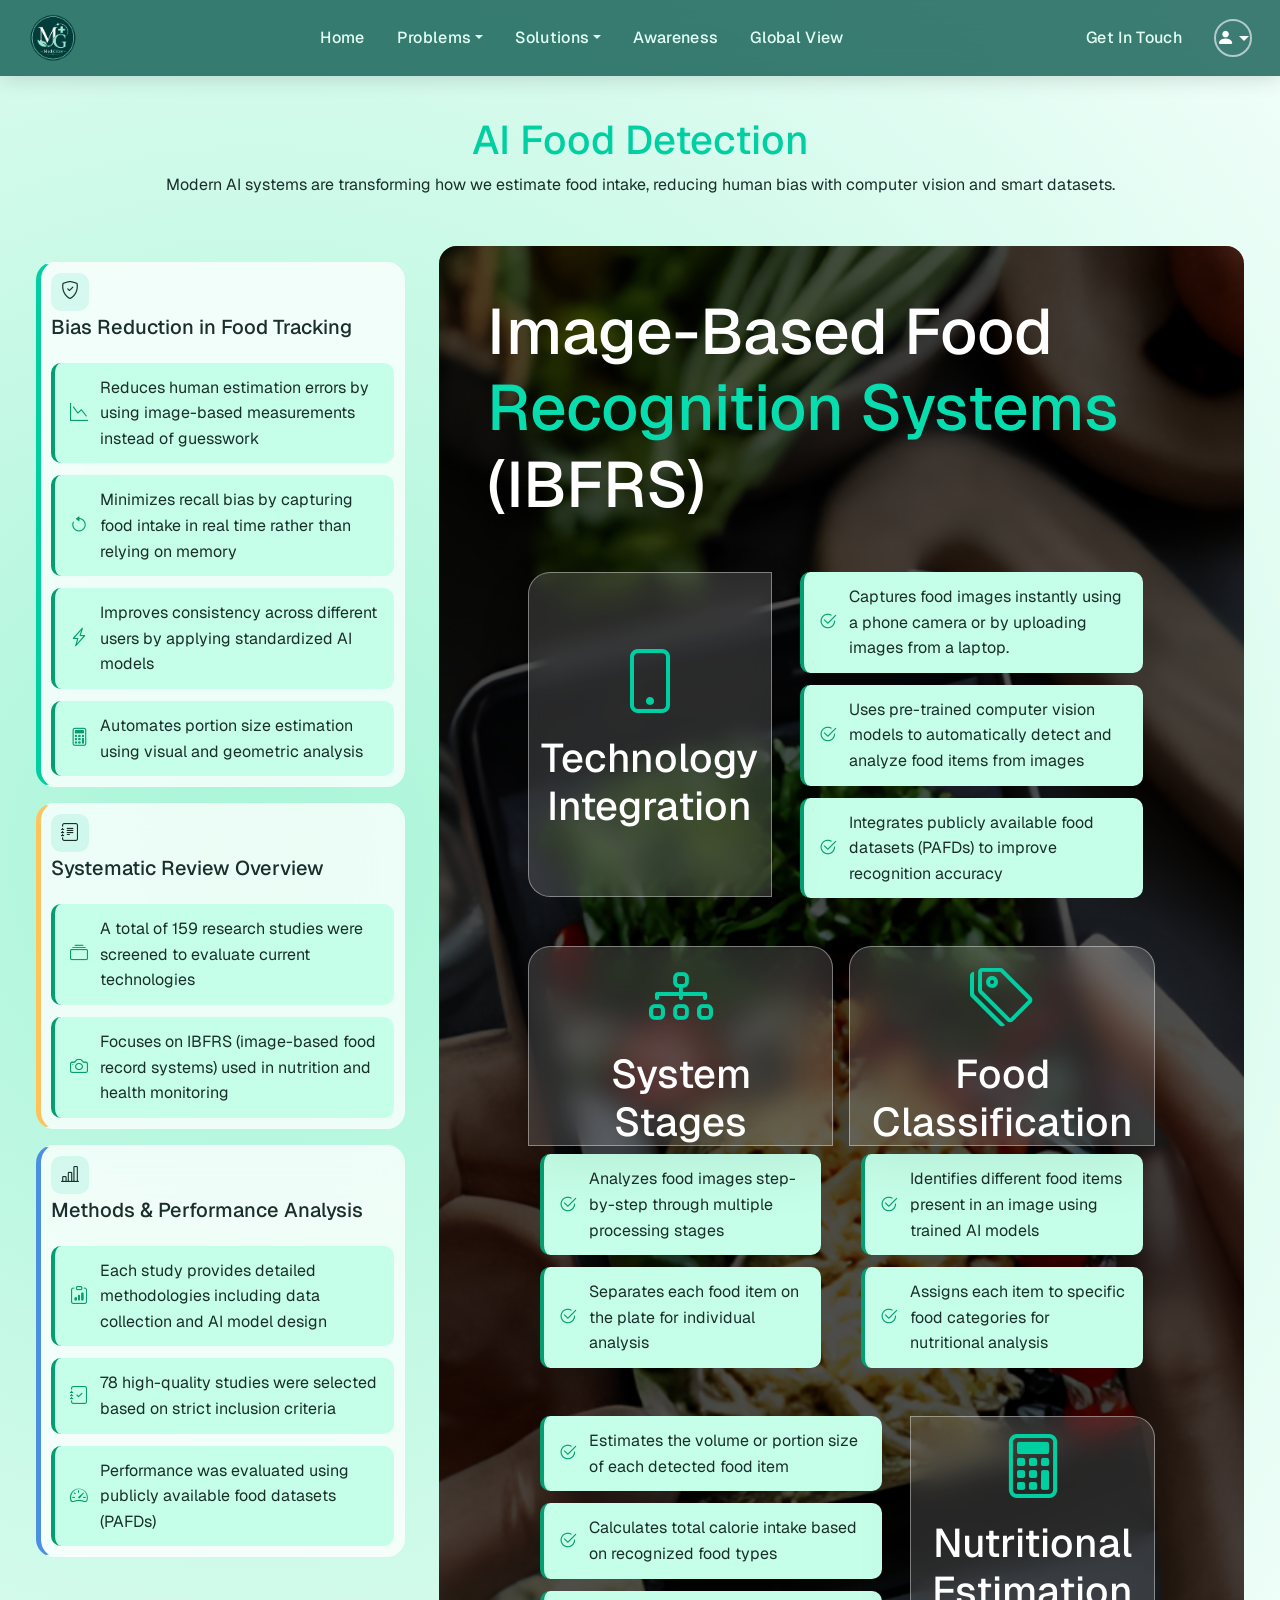
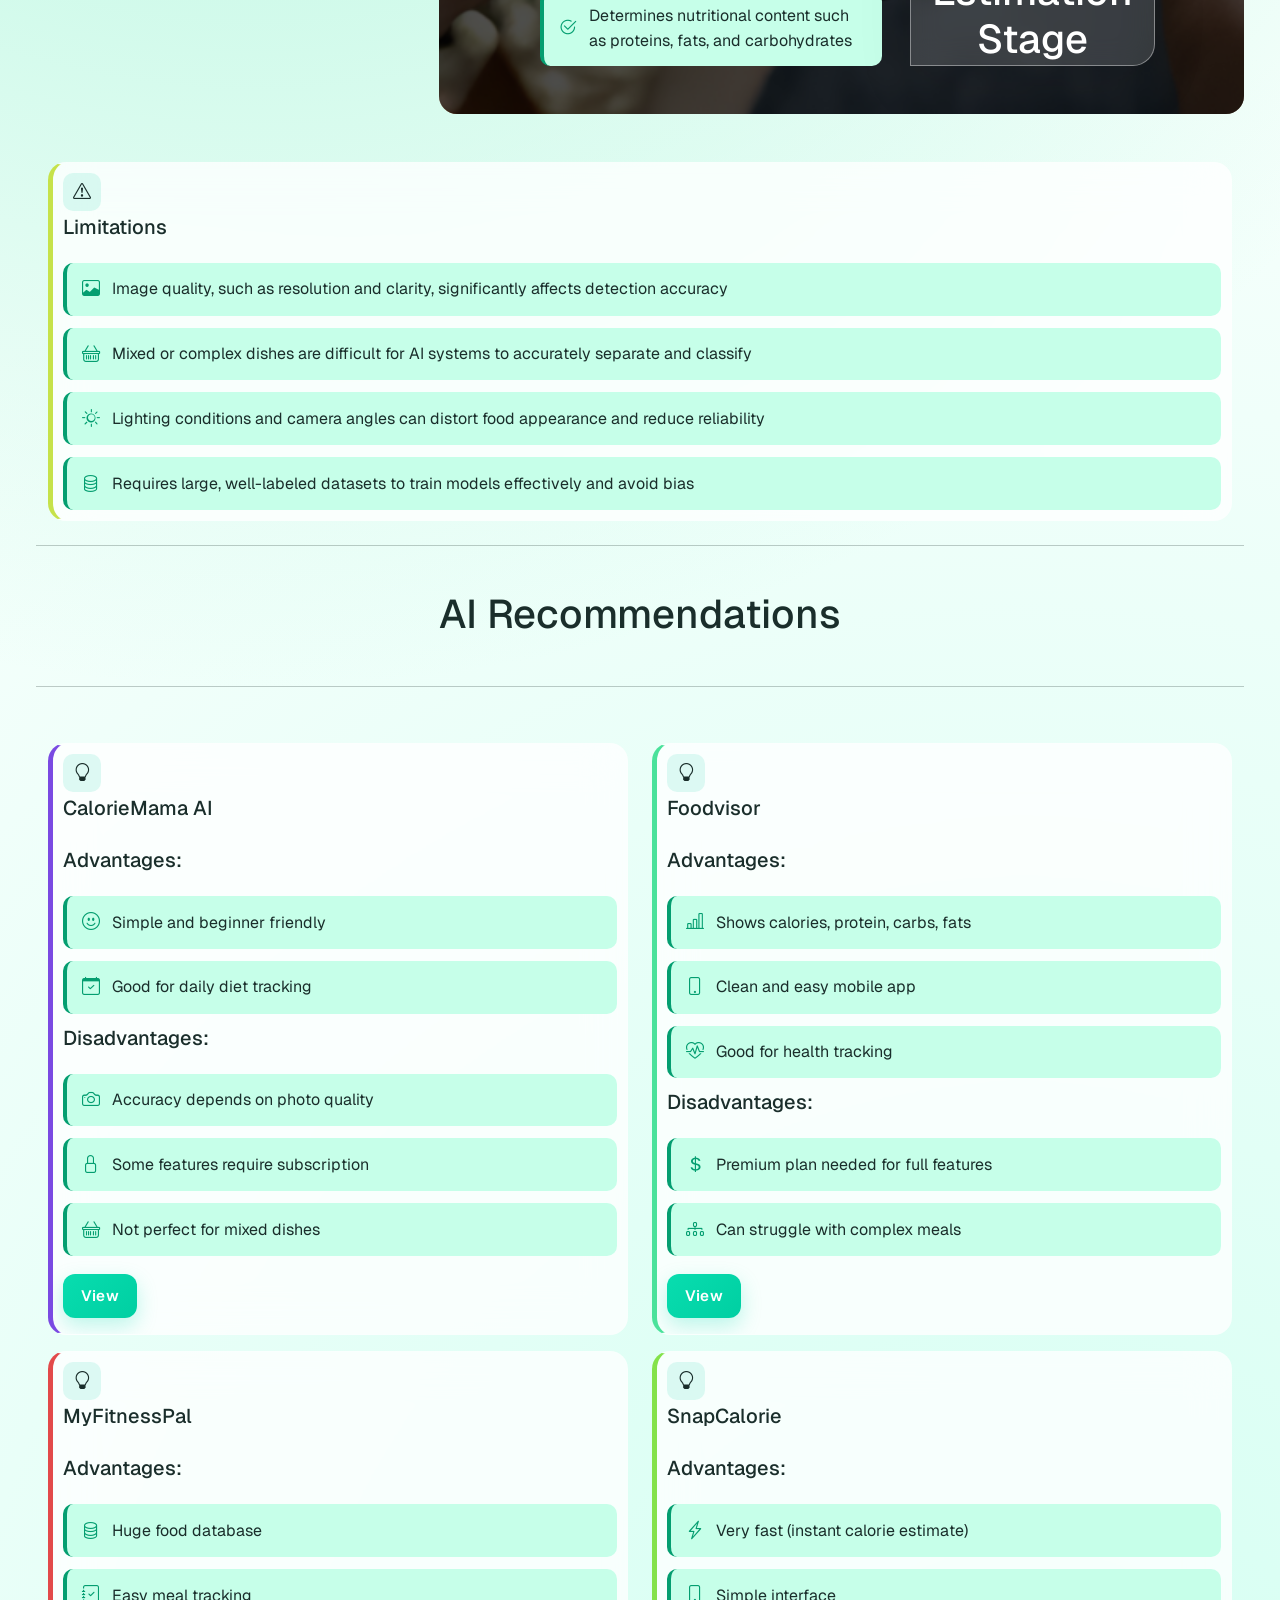
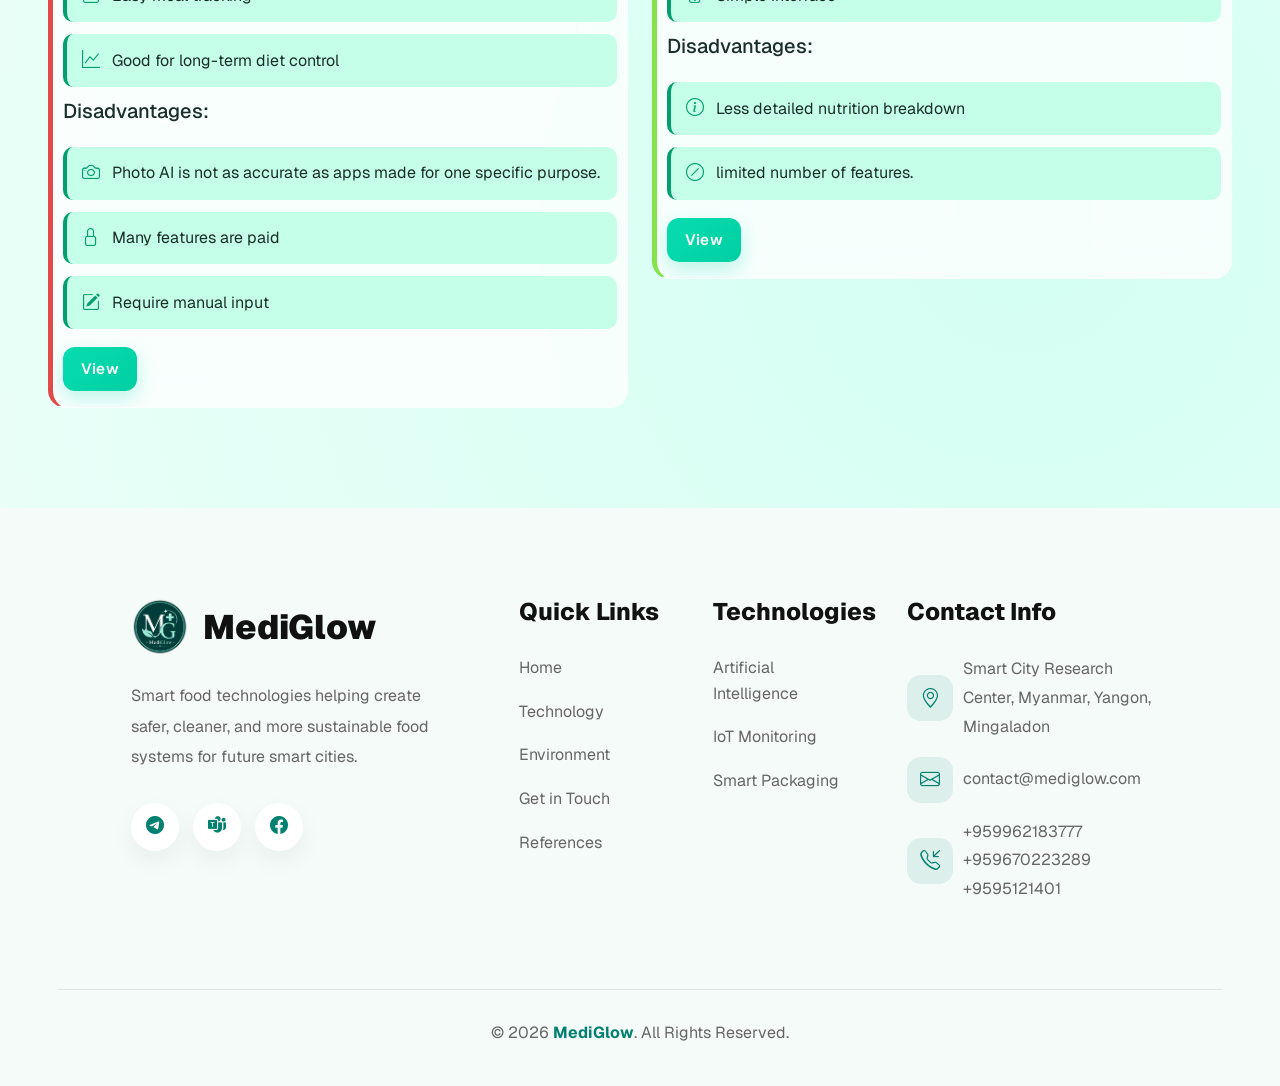
<file: ai_detection.html>
<!DOCTYPE html>
<html lang="en">
<head>
    <meta charset="UTF-8">
    <meta name="viewport" content="width=device-width, initial-scale=1.0, viewport-fit=cover">
    <title>MediGlow | AI Detection</title>

    <!-- Favicon -->
    <link rel="icon" type="image/png" href="imgs/logo.png">

    <!-- Fonts -->
    <link href="https://fonts.googleapis.com/css2?family=Geist:wght@100..900&family=Poppins:wght@300;400;500;600;700;800&display=swap" rel="stylesheet">

    <!-- Bootstrap 5 CSS -->
    <link href="https://cdn.jsdelivr.net/npm/bootstrap@5.3.8/dist/css/bootstrap.min.css" rel="stylesheet">
    <link href="https://cdn.jsdelivr.net/npm/bootstrap-icons@1.13.1/font/bootstrap-icons.min.css" rel="stylesheet">

    <!-- AOS Animation Library -->
    <link href="https://unpkg.com/aos@2.3.1/dist/aos.css" rel="stylesheet">

    <!-- External CSS Files -->
    <link rel="stylesheet" href="css/base.css">
    <link rel="stylesheet" href="css/layout.css">
    <link rel="stylesheet" href="css/components.css">
    <link rel="stylesheet" href="css/ai_detection.css">
    <link rel="stylesheet" href="css/footer.css">
    <style>
        .ai_d_bottom_card {
            background: url(imgs/ai_detection.png) center no-repeat;
            background-size: cover;
            backdrop-filter: blur(20px);
            border-radius: 18px;
            overflow: hidden;
            transition: 0.3s;
            padding: 10px;
        }
        @media (max-width: 992px) and (min-width: 576px) {
            .solution_dropdown {
                left: 50% !important;
                transform: translateX(-50%) !important;
            }
        }
    </style>
</head>
<body>
    <input type="radio" name="auth-panel" id="auth-form-fill" hidden checked>
    <input type="radio" name="auth-panel" id="auth-link-fill" hidden>

    <header>
        <nav class="navbar navbar-expand-lg" aria-label="Main navigation">
            <div class="container-fluid">
                <a href="index.html" class="navbar-brand ms-lg-3" aria-label="MediGlow Home">
                    <img src="imgs/logo.png" alt="MediGlow logo - Smart City Food Safety" width="50" height="50">
                </a>
                <button type="button" class="navbar-toggler me-2" data-bs-toggle="offcanvas" data-bs-target="#offcanvas_nav" aria-controls="offcanvas_nav" aria-expanded="false" aria-label="Toggle navigation menu">
                    <span class="navbar-toggler-icon"></span>
                </button>

                <div class="collapse navbar-collapse" id="nav_id">
                    <ul class="navbar-nav mx-auto" role="menubar">
                        <li class="nav-item" role="none">
                            <a class="nav-link nav_link_color" href="index.html" role="menuitem">Home</a>
                        </li>
                        <li class="nav-item dropdown" role="none">
                            <a href="#" class="nav-link nav_link_color dropdown-toggle" data-bs-toggle="dropdown" role="menuitem" aria-haspopup="true" aria-expanded="false">Problems</a>
                            <ul class="dropdown-menu dropdown_menu_for_nav_items">
                                <li>
                                    <div class="row g-1">
                                        <div class="col-md-6">
                                            <a class="dropdown-item" href="consumer.html">
                                                <div class="row g-0 align-items-center">
                                                    <div class="col-3 text-center dropdown_text_icon_box">
                                                        <i class="bi bi-bandaid-fill" aria-hidden="true"></i>
                                                    </div>
                                                    <div class="col-9 dropdown_text_section ps-2">
                                                        <h6>Consumers</h6>
                                                        <p>Health issues</p>
                                                    </div>
                                                </div>
                                            </a>
                                        </div>
                                        <div class="col-md-6">
                                            <a class="dropdown-item" href="food_challenges_page.html">
                                                <div class="row g-0 align-items-center">
                                                    <div class="col-3 text-center dropdown_text_icon_box">
                                                        <i class="bi bi-fork-knife" aria-hidden="true"></i>
                                                    </div>
                                                    <div class="col-9 dropdown_text_section ps-2">
                                                        <h6>Unsafe Food</h6>
                                                        <p>Food safety risks</p>
                                                    </div>
                                                </div>
                                            </a>
                                        </div>
                                    </div>
                                </li>
                                <li>
                                    <div class="row g-1 mt-1">
                                        <div class="col-md-6">
                                            <a class="dropdown-item" href="industry.html">
                                                <div class="row g-0 align-items-center">
                                                    <div class="col-3 text-center dropdown_text_icon_box">
                                                        <i class="bi bi-exclamation-triangle-fill" aria-hidden="true"></i>
                                                    </div>
                                                    <div class="col-9 dropdown_text_section ps-2">
                                                        <h6>Industry</h6>
                                                        <p>Environmental impact</p>
                                                    </div>
                                                </div>
                                            </a>
                                        </div>
                                        <div class="col-md-6">
                                            <a class="dropdown-item" href="environment.html">
                                                <div class="row g-0 align-items-center">
                                                    <div class="col-3 text-center dropdown_text_icon_box">
                                                        <i class="bi bi-tree-fill" aria-hidden="true"></i>
                                                    </div>
                                                    <div class="col-9 dropdown_text_section ps-2">
                                                        <h6>Environment</h6>
                                                        <p>Pollution impact</p>
                                                    </div>
                                                </div>
                                            </a>
                                        </div>
                                    </div>
                                </li>
                            </ul>
                        </li>
                        <li class="nav-item dropdown" role="none">
                            <a href="#" class="nav-link nav_link_color dropdown-toggle" data-bs-toggle="dropdown" role="menuitem" aria-haspopup="true" aria-expanded="false">Solutions</a>
                            <ul class="dropdown-menu dropdown_menu_for_nav_items">
                                <li>
                                    <div class="row g-1">
                                        <div class="col-md-6">
                                            <a class="dropdown-item nav_active_stage_dropdown" href="ai_detection.html">
                                                <div class="row g-0 align-items-center">
                                                    <div class="col-3 text-center dropdown_text_icon_box nav_avtive_stage_dropdown_text_icon_box">
                                                        <i class="bi bi-search" aria-hidden="true"></i>
                                                    </div>
                                                    <div class="col-9 dropdown_text_section ps-2">
                                                        <h6>AI Detection</h6>
                                                        <p>Smart scanning</p>
                                                    </div>
                                                </div>
                                            </a>
                                        </div>
                                        <div class="col-md-6">
                                            <a class="dropdown-item" href="smart_packaging.html">
                                                <div class="row g-0 align-items-center">
                                                    <div class="col-3 text-center dropdown_text_icon_box">
                                                        <i class="bi bi-box-seam-fill" aria-hidden="true"></i>
                                                    </div>
                                                    <div class="col-9 dropdown_text_section ps-2">
                                                        <h6>Smart Packaging</h6>
                                                        <p>Freshness tracking</p>
                                                    </div>
                                                </div>
                                            </a>
                                        </div>
                                        <div class="col-md-6">
                                            <a class="dropdown-item" href="modern_technology.html">
                                                <div class="row g-0 align-items-center">
                                                    <div class="col-3 text-center dropdown_text_icon_box">
                                                        <i class="bi bi-cpu" aria-hidden="true"></i>
                                                    </div>
                                                    <div class="col-9 dropdown_text_section ps-2">
                                                        <h6>Modern Technology</h6>
                                                        <p>Sensers & apps</p>
                                                    </div>
                                                </div>
                                            </a>
                                        </div>
                                    </div>
                                </li>
                            </ul>
                        </li>
                        <li class="nav-item" role="none">
                            <a class="nav-link nav_link_color" href="awareness.html" role="menuitem">Awareness</a>
                        </li>
                        <li class="nav-item" role="none">
                            <a class="nav-link nav_link_color" href="global_view.html" role="menuitem">Global View</a>
                        </li>
                    </ul>
                    <ul class="navbar-nav me-lg-3" role="menubar">
                        <li class="nav-item" role="none">
                            <a class="nav-link nav_link_color" href="get_in_touch.html" role="menuitem">Get In Touch</a>
                        </li>
                    </ul>

                    <!-- Logged-in user dropdown (large screens) -->
                    <div class="auth-user dropdown logged_in_lg me-lg-4">
                        <a href="#" class="d-flex align-items-center nav-link dropdown-toggle" data-bs-toggle="dropdown" aria-haspopup="true" aria-expanded="false" aria-label="User menu">
                            <span class="rounded-circle bg-secondary d-flex align-items-center justify-content-center text-white" style="width:32px;height:32px;font-size:0.8rem;" aria-hidden="true">A</span>
                        </a>
                        <ul class="dropdown-menu dropdown-menu-end dropdown_menu_for_profile">
                            <li class="px-3 py-2"><div style="font-weight:600;">Anonymous</div></li>
                            <li><hr class="dropdown-divider"></li>
                            <li><a class="dropdown-item" href="#">Profile</a></li>
                            <li>
                                <label for="auth-guest" class="dropdown-item text-danger" style="cursor:pointer;">Logout</label>
                            </li>
                        </ul>
                    </div>

                    <!-- Guest login button (large screens) -->
                    <div class="dropdown logged_out d-none d-lg-flex pe-lg-3">
                        <a href="#" class="nav-user-icon-btn dropdown-toggle" data-bs-toggle="dropdown" aria-haspopup="true" aria-expanded="false" aria-label="Login or sign up">
                            <i class="bi bi-person-fill" aria-hidden="true"></i>
                        </a>
                        <ul class="dropdown-menu dropdown-menu-end dropdown_menu_for_profile">
                            <li><a class="dropdown-item" href="#modal_login" data-bs-toggle="modal">Login</a></li>
                            <li><a class="dropdown-item" href="#modal_register" data-bs-toggle="modal">Sign Up</a></li>
                        </ul>
                    </div>
                </div>

                <!-- Offcanvas mobile menu -->
                <div class="offcanvas offcanva_for_small_devices offcanvas-end d-lg-none" id="offcanvas_nav" tabindex="-1" aria-label="Mobile navigation menu">
                    <div class="offcanvas-header offcanva_header_for_navbar">
                        <a href="index.html" class="navbar-brand">
                            <img src="imgs/logo.png" height="32" alt="MediGlow">
                        </a>
                        <button type="button" class="btn-close btn-close-white pe-4" data-bs-dismiss="offcanvas" aria-label="Close menu"></button>
                    </div>

                    <div class="offcanvas-body px-4 pt-3">
                        <ul class="navbar-nav">

                            <li class="nav-item mt-2">
                                <div class="row">
                                    <div class="col-sm-5">
                                        <a class="nav-link nav_link_color " href="index.html">Home</a>
                                    </div>
                                    <div class="col-sm-5">
                                        <a class="nav-link nav_link_color" href="awareness.html">Awareness</a>
                                    </div>
                                </div>
                            </li>

                            <li class="nav-item mt-2">
                                <div class="row">

                                    <div class="col-sm-5">
                                        <a href="#" class="nav-link nav_link_color dropdown-toggle" data-bs-toggle="dropdown" role="menuitem" aria-haspopup="true" aria-expanded="false">Problems</a>

                                        <ul class="dropdown-menu dropdown_menu_for_nav_items">
                                            <li>
                                                <div class="row g-1">
                                                    <div class="col-md-12">
                                                        <a class="dropdown-item" href="consumer.html">
                                                            <div class="row g-0 align-items-center">
                                                                <div class="col-3 text-center dropdown_text_icon_box">
                                                                    <i class="bi bi-bandaid-fill" aria-hidden="true"></i>
                                                                </div>
                                                                <div class="col-9 dropdown_text_section ps-2">
                                                                    <h6>Consumers</h6>
                                                                    <p>Health issues</p>
                                                                </div>
                                                            </div>
                                                        </a>
                                                    </div>

                                                    <div class="col-md-12">
                                                        <a class="dropdown-item" href="food_challenges_page.html">
                                                            <div class="row g-0 align-items-center">
                                                                <div class="col-3 text-center dropdown_text_icon_box">
                                                                    <i class="bi bi-fork-knife" aria-hidden="true"></i>
                                                                </div>
                                                                <div class="col-9 dropdown_text_section ps-2">
                                                                    <h6>Unsafe Food</h6>
                                                                    <p>Food safety risks</p>
                                                                </div>
                                                            </div>
                                                        </a>
                                                    </div>
                                                </div>
                                            </li>

                                            <li>
                                                <div class="row g-1 mt-1">
                                                    <div class="col-md-12">
                                                        <a class="dropdown-item" href="industry.html">
                                                            <div class="row g-0 align-items-center">
                                                                <div class="col-3 text-center dropdown_text_icon_box">
                                                                    <i class="bi bi-exclamation-triangle-fill" aria-hidden="true"></i>
                                                                </div>
                                                                <div class="col-9 dropdown_text_section ps-2">
                                                                    <h6>Industry</h6>
                                                                    <p>Environmental impact</p>
                                                                </div>
                                                            </div>
                                                        </a>
                                                    </div>

                                                    <div class="col-md-12">
                                                        <a class="dropdown-item" href="environment.html">
                                                            <div class="row g-0 align-items-center">
                                                                <div class="col-3 text-center dropdown_text_icon_box">
                                                                    <i class="bi bi-tree-fill" aria-hidden="true"></i>
                                                                </div>
                                                                <div class="col-9 dropdown_text_section ps-2">
                                                                    <h6>Environment</h6>
                                                                    <p>Pollution impact</p>
                                                                </div>
                                                            </div>
                                                        </a>
                                                    </div>
                                                </div>
                                            </li>
                                        </ul>
                                    </div>

                                    <div class="col-sm-5">
                                        <a href="#" class="nav-link nav_link_color dropdown-toggle" data-bs-toggle="dropdown" role="menuitem" aria-haspopup="true" aria-expanded="false">Solutions</a>
                                        <ul class="dropdown-menu solution_dropdown dropdown_menu_for_nav_items">
                                            <li>
                                                <div class="row g-1">

                                                    <div class="col-md-12">
                                                        <a class="dropdown-item nav_active_stage_dropdown" href="ai_detection.html">
                                                            <div class="row g-0 align-items-center">
                                                                <div class="col-3 text-center dropdown_text_icon_box nav_avtive_stage_dropdown_text_icon_box">
                                                                    <i class="bi bi-search" aria-hidden="true"></i>
                                                                </div>
                                                                <div class="col-9 dropdown_text_section ps-2">
                                                                    <h6>AI Detection</h6>
                                                                    <p>Smart scanning</p>
                                                                </div>
                                                            </div>
                                                        </a>
                                                    </div>

                                                    <div class="col-md-12">
                                                        <a class="dropdown-item" href="smart_packaging.html">
                                                            <div class="row g-0 align-items-center">
                                                                <div class="col-3 text-center dropdown_text_icon_box">
                                                                    <i class="bi bi-box-seam-fill" aria-hidden="true"></i>
                                                                </div>
                                                                <div class="col-9 dropdown_text_section ps-2">
                                                                    <h6>Smart Packaging</h6>
                                                                    <p>Freshness tracking</p>
                                                                </div>
                                                            </div>
                                                        </a>
                                                    </div>

                                                    <div class="col-md-12">
                                                        <a class="dropdown-item" href="modern_technology.html">
                                                            <div class="row g-0 align-items-center">
                                                                <div class="col-3 text-center dropdown_text_icon_box">
                                                                    <i class="bi bi-cpu" aria-hidden="true"></i>
                                                                </div>
                                                                <div class="col-9 dropdown_text_section ps-2">
                                                                    <h6>Modern Technology</h6>
                                                                    <p>Sensers & apps</p>
                                                                </div>
                                                            </div>
                                                        </a>
                                                    </div>

                                                </div>
                                            </li>
                                        </ul>
                                    </div>

                                </div>
                            </li>

                            <li class="nav-item mt-2">
                                <div class="row">
                                    <div class="col-sm-5">
                                        <a class="nav-link nav_link_color" href="get_in_touch.html">Get in Touch</a>
                                    </div>
                                    <div class="col-sm-5">
                                        <a class="nav-link nav_link_color" href="global_view.html">Global View</a>
                                    </div>
                                </div>
                            </li>

                        </ul>

                        <hr style="border-color:rgba(255,255,255,0.3);">

                        <div class="d-flex justify-content-center logged_out gap-3">
                            <a href="#modal_login_sm" data-bs-toggle="modal" class="btn btn-outline-light btn-sm">Login</a>
                            <a href="#modal_register_sm" data-bs-toggle="modal" class="btn btn-light btn-sm">Sign Up</a>
                        </div>
                    </div>
                </div>
            </div>
        </nav>
    </header>



    <!-- Large Login Modal -->
    <div class="modal fade" data-bs-backdrop="static" id="modal_login" tabindex="-1" aria-hidden="true">
        <div class="modal-dialog modal-dialog-centered modal-xl">
            <div class="modal-content position-relative">

                <button type="button"
                    class="btn-close position-absolute top-0 end-0 m-3 btn-close-white"
                    data-bs-dismiss="modal"
                    style="z-index:10;"
                    aria-label="Close login modal">
                </button>

                <div class="row g-0">

                    <div class="col-md-6 modal-image-col"
                        style="background-image: url('img/login_signup.jpg');"
                        role="img"
                        aria-label="Myanmar traditional dish">
                    </div>

                    <div class="col-md-6 modal-form-col">

                        <div class="form-scroll">

                            <h2 class="auth-title">Welcome back</h2>

                            <div class="form_fill">

                                <div class="mb-3">
                                    <input class="auth-email-input"
                                        type="email"
                                        placeholder="Email address"
                                        aria-label="Email address">
                                </div>

                                <div class="mb-3">
                                    <input class="auth-email-input"
                                        type="password"
                                        placeholder="Password"
                                        aria-label="Password">
                                </div>

                                <div class="text-end mb-3">
                                    <a href="#modal_forgot"
                                        data-bs-toggle="modal"
                                        style="color: var(--medi-primary);">
                                        Forgot password?
                                    </a>
                                </div>

                                <label class="auth-email-btn"
                                    for="auth-logged"
                                    data-bs-dismiss="modal">
                                    Log In
                                </label>

                                <hr class="auth-divider">

                                <p class="text-center social-toggle-text mb-0">
                                    or continue with
                                    <label class="login_form" for="auth-link-fill">
                                        social accounts
                                    </label>
                                </p>

                            </div>

                            <div class="link_fill">

                                <label class="auth-social-btn"
                                    for="auth-logged"
                                    data-bs-dismiss="modal">

                                    <svg width="18" height="18" viewBox="0 0 48 48" aria-hidden="true">
                                        <path fill="#EA4335"
                                            d="M24 9.5c3.54 0 6.71 1.22 9.21 3.6l6.85-6.85C35.9 2.38 30.47 0 24 0 14.62 0 6.51 5.38 2.56 13.22l7.98 6.19C12.43 13.72 17.74 9.5 24 9.5z" />
                                        <path fill="#4285F4"
                                            d="M46.98 24.55c0-1.57-.15-3.09-.38-4.55H24v9.02h12.94c-.58 2.96-2.26 5.48-4.78 7.18l7.73 6c4.51-4.18 7.09-10.36 7.09-17.65z" />
                                        <path fill="#FBBC05"
                                            d="M10.53 28.59a14.5 14.5 0 0 1 0-9.18l-7.98-6.19a24.08 24.08 0 0 0 0 21.56l7.98-6.19z" />
                                        <path fill="#34A853"
                                            d="M24 48c6.48 0 11.93-2.13 15.89-5.81l-7.73-6c-2.15 1.45-4.92 2.3-8.16 2.3-6.26 0-11.57-4.22-13.47-9.91l-7.98 6.19C6.51 42.62 14.62 48 24 48z" />
                                    </svg>

                                    Continue with Google
                                </label>

                                <label class="auth-social-btn"
                                    for="auth-logged"
                                    data-bs-dismiss="modal">

                                    <svg width="18" height="18" viewBox="0 0 16 16" aria-hidden="true">
                                        <path d="M8 0C3.58 0 0 3.58 0 8c0 3.54 2.29 6.53 5.47 7.59.4.07.55-.17.55-.38 0-.19-.01-.82-.01-1.49-2.01.37-2.53-.49-2.69-.94-.09-.23-.48-.94-.82-1.13-.28-.15-.68-.52-.01-.53.63-.01 1.08.58 1.23.82.72 1.21 1.87.87 2.33.66.07-.52.28-.87.51-1.07-1.78-.2-3.64-.89-3.64-3.95 0-.87.31-1.59.82-2.15-.08-.2-.36-1.02.08-2.12 0 0 .67-.21 2.2.82.64-.18 1.32-.27 2-.27.68 0 1.36.09 2 .27 1.53-1.04 2.2-.82 2.2-.82.44 1.1.16 1.92.08 2.12.51.56.82 1.27.82 2.15 0 3.07-1.87 3.75-3.65 3.95.29.25.54.73.54 1.48 0 1.07-.01 1.93-.01 2.2 0 .21.15.46.55.38A8.013 8.013 0 0 0 16 8c0-4.42-3.58-8-8-8z" />
                                    </svg>

                                    Continue with GitHub
                                </label>

                                <label class="auth-social-btn"
                                    for="auth-logged"
                                    data-bs-dismiss="modal">

                                    <svg width="18" height="18" viewBox="0 0 24 24" aria-hidden="true">
                                        <path d="M17.05 20.28c-.98.95-2.05.8-3.08.35-1.09-.46-2.09-.48-3.24 0-1.44.62-2.2.44-3.06-.35C2.79 15.25 3.51 7.59 9.05 7.31c1.35.07 2.29.74 3.08.8 1.18-.24 2.31-.93 3.57-.84 1.51.12 2.65.72 3.4 1.8-3.12 1.87-2.38 5.98.48 7.13-.57 1.5-1.31 2.99-2.54 4.09zM12.03 7.25c-.15-2.23 1.66-4.07 3.74-4.25.29 2.58-2.34 4.5-3.74 4.25z" />
                                    </svg>

                                    Continue with Apple
                                </label>

                                <hr class="auth-divider">

                                <p class="text-center social-toggle-text mb-0">
                                    <label class="login_form" for="auth-form-fill">
                                        Login with email & password?
                                    </label>
                                </p>

                            </div>

                            <div class="auth-signup-link">
                                Don't have an account?
                                <a href="#modal_register"
                                    data-bs-toggle="modal"
                                    data-bs-target="#modal_register"
                                    data-bs-dismiss="modal">
                                    Sign Up
                                </a>
                            </div>

                        </div>

                        <div class="auth-footer">
                            <a href="#">Terms</a>
                            <a href="#">Privacy Policy</a>
                        </div>

                    </div>

                </div>

            </div>
        </div>
    </div>

    <!-- Large Register Modal -->
    <div class="modal fade"
        data-bs-backdrop="static"
        id="modal_register"
        tabindex="-1"
        aria-hidden="true">

        <div class="modal-dialog modal-dialog-centered modal-xl">

            <div class="modal-content position-relative">

                <button type="button"
                    class="btn-close position-absolute top-0 end-0 m-3 btn-close-white"
                    data-bs-dismiss="modal"
                    style="z-index:10;"
                    aria-label="Close register modal">
                </button>

                <div class="row g-0">

                    <!-- Left Image -->
                    <div class="col-md-6 modal-image-col"
                        style="background-image: url('img/login_signup.jpg');"
                        role="img"
                        aria-label="Myanmar traditional dish">
                    </div>

                    <!-- Right Form -->
                    <div class="col-md-6 modal-form-col">

                        <div class="form-scroll">

                            <h2 class="auth-title">
                                Create your account
                            </h2>

                            <!-- Email Form -->
                            <div class="form_fill">

                                <div class="mb-3">
                                    <input class="auth-email-input"
                                        type="text"
                                        placeholder="Username"
                                        aria-label="Username">
                                </div>

                                <div class="mb-3">
                                    <input class="auth-email-input"
                                        type="email"
                                        placeholder="Email address"
                                        aria-label="Email address">
                                </div>

                                <div class="mb-3">
                                    <input class="auth-email-input"
                                        type="password"
                                        placeholder="Password"
                                        aria-label="Password">
                                </div>

                                <label class="auth-email-btn"
                                    for="auth-logged"
                                    data-bs-dismiss="modal">
                                    Sign Up
                                </label>

                                <hr class="auth-divider">

                                <p class="text-center social-toggle-text mb-0">
                                    or continue with
                                    <label class="login_form" for="auth-link-fill">
                                        social accounts
                                    </label>
                                </p>

                            </div>

                            <!-- Social Login -->
                            <div class="link_fill">

                                <!-- Google -->
                                <label class="auth-social-btn"
                                    for="auth-logged"
                                    data-bs-dismiss="modal">

                                    <svg width="18"
                                        height="18"
                                        viewBox="0 0 48 48"
                                        aria-hidden="true">

                                        <path fill="#EA4335"
                                            d="M24 9.5c3.54 0 6.71 1.22 9.21 3.6l6.85-6.85C35.9 2.38 30.47 0 24 0 14.62 0 6.51 5.38 2.56 13.22l7.98 6.19C12.43 13.72 17.74 9.5 24 9.5z" />

                                        <path fill="#4285F4"
                                            d="M46.98 24.55c0-1.57-.15-3.09-.38-4.55H24v9.02h12.94c-.58 2.96-2.26 5.48-4.78 7.18l7.73 6c4.51-4.18 7.09-10.36 7.09-17.65z" />

                                        <path fill="#FBBC05"
                                            d="M10.53 28.59a14.5 14.5 0 0 1 0-9.18l-7.98-6.19a24.08 24.08 0 0 0 0 21.56l7.98-6.19z" />

                                        <path fill="#34A853"
                                            d="M24 48c6.48 0 11.93-2.13 15.89-5.81l-7.73-6c-2.15 1.45-4.92 2.3-8.16 2.3-6.26 0-11.57-4.22-13.47-9.91l-7.98 6.19C6.51 42.62 14.62 48 24 48z" />
                                    </svg>

                                    Continue with Google
                                </label>

                                <!-- GitHub -->
                                <label class="auth-social-btn"
                                    for="auth-logged"
                                    data-bs-dismiss="modal">

                                    <svg width="18"
                                        height="18"
                                        viewBox="0 0 16 16"
                                        aria-hidden="true">

                                        <path d="M8 0C3.58 0 0 3.58 0 8c0 3.54 2.29 6.53 5.47 7.59.4.07.55-.17.55-.38 0-.19-.01-.82-.01-1.49-2.01.37-2.53-.49-2.69-.94-.09-.23-.48-.94-.82-1.13-.28-.15-.68-.52-.01-.53.63-.01 1.08.58 1.23.82.72 1.21 1.87.87 2.33.66.07-.52.28-.87.51-1.07-1.78-.2-3.64-.89-3.64-3.95 0-.87.31-1.59.82-2.15-.08-.2-.36-1.02.08-2.12 0 0 .67-.21 2.2.82.64-.18 1.32-.27 2-.27.68 0 1.36.09 2 .27 1.53-1.04 2.2-.82 2.2-.82.44 1.1.16 1.92.08 2.12.51.56.82 1.27.82 2.15 0 3.07-1.87 3.75-3.65 3.95.29.25.54.73.54 1.48 0 1.07-.01 1.93-.01 2.2 0 .21.15.46.55.38A8.013 8.013 0 0 0 16 8c0-4.42-3.58-8-8-8z" />
                                    </svg>

                                    Continue with GitHub
                                </label>

                                <!-- Apple -->
                                <label class="auth-social-btn"
                                    for="auth-logged"
                                    data-bs-dismiss="modal">

                                    <svg width="18"
                                        height="18"
                                        viewBox="0 0 24 24"
                                        aria-hidden="true">

                                        <path d="M17.05 20.28c-.98.95-2.05.8-3.08.35-1.09-.46-2.09-.48-3.24 0-1.44.62-2.2.44-3.06-.35C2.79 15.25 3.51 7.59 9.05 7.31c1.35.07 2.29.74 3.08.8 1.18-.24 2.31-.93 3.57-.84 1.51.12 2.65.72 3.4 1.8-3.12 1.87-2.38 5.98.48 7.13-.57 1.5-1.31 2.99-2.54 4.09zM12.03 7.25c-.15-2.23 1.66-4.07 3.74-4.25.29 2.58-2.34 4.5-3.74 4.25z" />
                                    </svg>

                                    Continue with Apple
                                </label>

                                <hr class="auth-divider">

                                <p class="text-center social-toggle-text mb-0">
                                    <label class="login_form" for="auth-form-fill">
                                        Sign up with email & password?
                                    </label>
                                </p>

                            </div>

                            <!-- Bottom Link -->
                            <div class="auth-signup-link">
                                Already have an account?

                                <a href="#modal_login"
                                    data-bs-toggle="modal"
                                    data-bs-dismiss="modal">
                                    Log In
                                </a>
                            </div>

                        </div>

                        <!-- Footer -->
                        <div class="auth-footer">
                            <a href="#">Terms</a>
                            <a href="#">Privacy Policy</a>
                        </div>

                    </div>

                </div>

            </div>

        </div>
    </div>

    <!-- Small Login Modal -->
    <div class="modal fade"
        data-bs-backdrop="static"
        id="modal_login_sm"
        tabindex="-1"
        aria-hidden="true">

        <div class="modal-dialog modal-dialog-centered">

            <div class="modal-content" style="border-radius:20px;">

                <div class="modal-body p-4 position-relative">

                    <button type="button"
                        class="btn-close position-absolute top-0 end-0 m-3"
                        data-bs-dismiss="modal"
                        aria-label="Close">
                    </button>

                    <h2 class="auth-title">
                        Welcome back
                    </h2>

                    <!-- Email Form -->
                    <div class="form_fill">

                        <div class="mb-3">
                            <input class="auth-email-input"
                                type="email"
                                placeholder="Email address"
                                aria-label="Email">
                        </div>

                        <div class="mb-3">
                            <input class="auth-email-input"
                                type="password"
                                placeholder="Password"
                                aria-label="Password">
                        </div>

                        <div class="text-end mb-3">
                            <a href="#modal_forgot"
                                data-bs-toggle="modal"
                                style="color:var(--medi-primary);">
                                Forgot password?
                            </a>
                        </div>

                        <label class="auth-email-btn"
                            for="auth-logged"
                            data-bs-dismiss="modal">
                            Log In
                        </label>

                        <hr class="auth-divider">

                        <p class="text-center social-toggle-text mb-0">
                            or continue with
                            <label class="login_form" for="auth-link-fill">
                                social accounts
                            </label>
                        </p>

                    </div>

                    <!-- Social Login -->
                    <div class="link_fill">

                        <label class="auth-social-btn"
                            for="auth-logged"
                            data-bs-dismiss="modal">
                            Continue with Google
                        </label>

                        <label class="auth-social-btn"
                            for="auth-logged"
                            data-bs-dismiss="modal">
                            Continue with GitHub
                        </label>

                        <label class="auth-social-btn"
                            for="auth-logged"
                            data-bs-dismiss="modal">
                            Continue with Apple
                        </label>

                        <hr class="auth-divider">

                        <p class="text-center social-toggle-text mb-0">
                            <label class="login_form" for="auth-form-fill">
                                Login with email & password?
                            </label>
                        </p>

                    </div>

                    <!-- Bottom Link -->
                    <div class="auth-signup-link">
                        Don't have an account?

                        <a href="#modal_register_sm"
                            data-bs-toggle="modal"
                            data-bs-dismiss="modal">
                            Sign Up
                        </a>
                    </div>

                </div>

            </div>

        </div>

    </div>

    <!-- Small Register Modal -->
    <div class="modal fade"
        data-bs-backdrop="static"
        id="modal_register_sm"
        tabindex="-1"
        aria-hidden="true">

        <div class="modal-dialog modal-dialog-centered">

            <div class="modal-content" style="border-radius:20px;">

                <div class="modal-body p-4 position-relative">

                    <button type="button"
                        class="btn-close position-absolute top-0 end-0 m-3"
                        data-bs-dismiss="modal"
                        aria-label="Close">
                    </button>

                    <h2 class="auth-title">
                        Create your account
                    </h2>

                    <!-- Email Form -->
                    <div class="form_fill">

                        <div class="mb-3">
                            <input class="auth-email-input"
                                type="text"
                                placeholder="Username"
                                aria-label="Username">
                        </div>

                        <div class="mb-3">
                            <input class="auth-email-input"
                                type="email"
                                placeholder="Email address"
                                aria-label="Email">
                        </div>

                        <div class="mb-3">
                            <input class="auth-email-input"
                                type="password"
                                placeholder="Password"
                                aria-label="Password">
                        </div>

                        <button class="auth-email-btn"
                            for="auth-logged"
                            data-bs-dismiss="modal" data-bs-toggle="modal" data-bs-target="#signupModal" >
                            Sign Up
                        </button>

                        <hr class="auth-divider">

                        <p class="text-center social-toggle-text mb-0">
                            or continue with
                            <label class="login_form" for="auth-link-fill">
                                social accounts
                            </label>
                        </p>

                    </div>

                    <!-- Social Login -->
                    <div class="link_fill">

                        <label class="auth-social-btn"
                            for="auth-logged"
                            data-bs-dismiss="modal">
                            Continue with Google
                        </label>

                        <label class="auth-social-btn"
                            for="auth-logged"
                            data-bs-dismiss="modal">
                            Continue with GitHub
                        </label>

                        <label class="auth-social-btn"
                            for="auth-logged"
                            data-bs-dismiss="modal">
                            Continue with Apple
                        </label>

                        <hr class="auth-divider">

                        <p class="text-center social-toggle-text mb-0">
                            <label class="login_form" for="auth-form-fill">
                                Sign up with email & password?
                            </label>
                        </p>

                    </div>

                    <!-- Bottom Link -->
                    <div class="auth-signup-link">
                        Already have an account?

                        <a href="#modal_login_sm"
                            data-bs-toggle="modal"
                            data-bs-dismiss="modal">
                            Log In
                        </a>
                    </div>

                </div>

            </div>

        </div>

    </div>

    <!-- Forgot Password Modal -->
    <div class="modal fade"
        data-bs-backdrop="static"
        id="modal_forgot"
        tabindex="-1"
        aria-hidden="true">

        <div class="modal-dialog modal-dialog-centered">

            <div class="modal-content" style="border-radius:20px;">

                <!-- Header -->
                <div class="modal-header">

                    <h5 class="modal-title">
                        Reset Password
                    </h5>

                    <button type="button"
                        class="btn-close"
                        data-bs-dismiss="modal"
                        aria-label="Close">
                    </button>

                </div>

                <!-- Body -->
                <div class="modal-body">

                    <div class="mb-3">
                        <input class="auth-email-input"
                            type="password"
                            placeholder="New Password"
                            aria-label="New password">
                    </div>

                    <div class="mb-3">
                        <input class="auth-email-input"
                            type="password"
                            placeholder="Confirm Password"
                            aria-label="Confirm password">
                    </div>

                    <label class="auth-email-btn"
                        data-bs-dismiss="modal">
                        Reset
                    </label>

                </div>

            </div>

        </div>

    </div>


    <div class="upper_container_ai_detection text-center my-5" data-aos="fade-up">
        <h1 style="color: #00cfa2;">AI Food Detection</h1>
        <p>
            Modern AI systems are transforming how we estimate food intake,
            reducing human bias with computer vision and smart datasets.
        </p>
    </div>

    <div class="container-fluid ai_detection_contents mb-5 px-5">
        <div class="row g-4 justify-content-center">
            <div class="col-lg-4" data-aos="fade-up" data-aos-delay="100">
                <div class="row">
                  <div class="col-lg-11 ai_d_card ai_d_card_1 mt-3">
                        <div class="ai_d_icon"><i class="bi bi-shield-check"></i></div>
                        <h5 class="pt-1 pb-3">Bias Reduction in Food Tracking</h5>

                        <div class="ai_d_feature_list">
                            <div class="ai_d_feature_item">
                                <i class="bi bi-graph-down"></i> 
                                <span>Reduces human estimation errors by using image-based measurements instead of guesswork</span>
                            </div>

                            <div class="ai_d_feature_item">
                                <i class="bi bi-arrow-counterclockwise"></i> 
                                <span>Minimizes recall bias by capturing food intake in real time rather than relying on memory</span>
                            </div>

                            <div class="ai_d_feature_item">
                                <i class="bi bi-lightning-charge"></i> 
                                <span>Improves consistency across different users by applying standardized AI models</span>
                            </div>

                            <div class="ai_d_feature_item">
                                <i class="bi bi-calculator"></i> 
                                <span>Automates portion size estimation using visual and geometric analysis</span>
                            </div>
                        </div>
                    </div>


                    <div class="col-lg-11 ai_d_card ai_d_card_2 mt-3">
                        <div class="ai_d_icon"><i class="bi bi-journal-text"></i></div>
                        <h5 class="pt-1 pb-3">Systematic Review Overview</h5>

                        <div class="ai_d_feature_list">
                            <div class="ai_d_feature_item">
                                <i class="bi bi-collection"></i> 
                                <span>A total of 159 research studies were screened to evaluate current technologies</span>
                            </div>

                            <div class="ai_d_feature_item">
                                <i class="bi bi-camera"></i> 
                                <span>Focuses on IBFRS (image-based food record systems) used in nutrition and health monitoring</span>
                            </div>
                        </div>
                    </div>


                    <div class="col-lg-11 ai_d_card ai_d_card_3 mt-3">
                        <div class="ai_d_icon"><i class="bi bi-bar-chart-line"></i></div>
                        <h5 class="pt-1 pb-3">Methods & Performance Analysis</h5>

                        <div class="ai_d_feature_list">
                            <div class="ai_d_feature_item">
                                <i class="bi bi-clipboard-data"></i> 
                                <span>Each study provides detailed methodologies including data collection and AI model design</span>
                            </div>

                            <div class="ai_d_feature_item">
                                <i class="bi bi-journal-check"></i> 
                                <span>78 high-quality studies were selected based on strict inclusion criteria</span>
                            </div>

                            <div class="ai_d_feature_item">
                                <i class="bi bi-speedometer2"></i> 
                                <span>Performance was evaluated using publicly available food datasets (PAFDs)</span>
                            </div>
                        </div>
                    </div>
                </div>
            </div>


            <div class="col-lg-8 ai_d_bottom_card p-0">
                <div class="ai_d_bottom_blur h-100 w-100 p-5">
                    <h1 style="color: white;">Image-Based Food <span style="color:#08ddaf">Recognition Systems</span>  (IBFRS)</h1>
                    <div class="ai_d_bottom_card_container my-5">
                        <div class="row justify-content-center h-100">
                            <div class="col-lg-4 ai_d_bottom_card_item me-lg-3">
                  
                                <div class="ai_d_bottom_icon text-center "><i class="bi bi-phone"></i></div>
                                <h5 class="text-center" style="color: white;">Technology Integration</h5>
      
                            </div>

                            <div class="col-lg-6 ai_d_feature_list pt-2 pt-lg-0">
              
                                <div class="ai_d_feature_item">
                                    <i class="bi bi-check2-circle"></i> 
                                    <span>Captures food images instantly using a phone camera or by uploading images from a laptop.</span>
                                </div>

                                <div class="ai_d_feature_item">
                                    <i class="bi bi-check2-circle"></i> 
                                    <span>Uses pre-trained computer vision models to automatically detect and analyze food items from images</span>
                                </div>
                                <div class="ai_d_feature_item">
                                    <i class="bi bi-check2-circle"></i> 
                                    <span>Integrates publicly available food datasets (PAFDs) to improve recognition accuracy</span>
                                </div>
  
                            </div>
                        </div>
                    </div>

                    <div class="row justify-content-center ">
                        <div class="col-lg-5 me-3">
                            <div class="ai_d_bottom_card_container">
                                <div class="row justify-content-center h-100">
                                    <div class="col-lg-12 ai_d_bottom_card_item_verticle">
                        
                                        <div class="ai_d_bottom_icon text-center "><i class="bi bi-diagram-3"></i></div>
                                        <h5 class="text-center" style="color: white;">System Stages</h5>
            
                                    </div>

                                    <div class="col-lg-12 ai_d_feature_list pt-2">
                    
                                        <div class="ai_d_feature_item">
                                            <i class="bi bi-check2-circle"></i> 
                                            <span>Analyzes food images step-by-step through multiple processing stages</span>
                                        </div>

                                        <div class="ai_d_feature_item">
                                            <i class="bi bi-check2-circle"></i> 
                                            <span>Separates each food item on the plate for individual analysis</span>
                                        </div>
        
                                    </div>
                                </div>
                            </div>
                        </div>

                        <div class="col-lg-5 mt-5 mt-lg-0">
                            <div class="ai_d_bottom_card_container">
                                <div class="row justify-content-center">
                                    <div class="col-lg-12 ai_d_bottom_card_item_verticle">
                        
                                        <div class="ai_d_bottom_icon text-center "><i class="bi bi-tags"></i></div>
                                        <h5 class="text-center" style="color: white;">Food Classification</h5>
            
                                    </div>

                                    <div class="col-lg-12 ai_d_feature_list mb-5 pt-2">
                    
                                        <div class="ai_d_feature_item">
                                            <i class="bi bi-check2-circle"></i> 
                                            <span>Identifies different food items present in an image using trained AI models</span>
                                        </div>

                                        <div class="ai_d_feature_item">
                                            <i class="bi bi-check2-circle"></i> 
                                            <span>Assigns each item to specific food categories for nutritional analysis</span>
                                        </div>
        
                                    </div>
                                </div>
                            </div>
                        </div>
                    </div>

                    <div class="ai_d_bottom_card_container">
                        <div class="row justify-content-center h-100">
                            

                            <div class="col-lg-6 ai_d_feature_list pt-2 pt-lg-0 order-2 order-lg-1">
              
                                <div class="ai_d_feature_item">
                                    <i class="bi bi-check2-circle"></i> 
                                    <span>Estimates the volume or portion size of each detected food item</span>
                                </div>

                                <div class="ai_d_feature_item">
                                    <i class="bi bi-check2-circle"></i> 
                                    <span>Calculates total calorie intake based on recognized food types</span>
                                </div>
                                <div class="ai_d_feature_item">
                                    <i class="bi bi-check2-circle"></i> 
                                    <span>Determines nutritional content such as proteins, fats, and carbohydrates</span>
                                </div>
  
                            </div>

                            <div class="col-lg-4 ai_d_bottom_card_item_right ms-lg-3 order-1 order-lg-2">
                  
                                <div class="ai_d_bottom_icon text-center "><i class="bi bi-calculator"></i></i></div>
                                <h5 class="text-center" style="color: white;">Nutritional Estimation Stage</h5>
      
                            </div>

                        </div>
                    </div>
                    
                </div>
            </div>
        </div>

        <div class="row g-4 justify-content-center">
            <div class="col-lg-12">
                <div class="ai_d_card ai_d_card_4 mt-5">
                    <div class="ai_d_icon"><i class="bi bi-exclamation-triangle"></i></div>
                    <h5 class="pt-1 pb-3">Limitations</h5>

                    <div class="ai_d_feature_list">
                        <div class="ai_d_feature_item">
                            <i class="bi bi-image"></i>
                            <span>Image quality, such as resolution and clarity, significantly affects detection accuracy</span>
                        </div>

                        <div class="ai_d_feature_item">
                            <i class="bi bi-basket"></i>
                            <span>Mixed or complex dishes are difficult for AI systems to accurately separate and classify</span>
                        </div>

                        <div class="ai_d_feature_item">
                            <i class="bi bi-brightness-high"></i>
                            <span>Lighting conditions and camera angles can distort food appearance and reduce reliability</span>
                        </div>

                        <div class="ai_d_feature_item">
                            <i class="bi bi-database"></i>
                            <span>Requires large, well-labeled datasets to train models effectively and avoid bias</span>
                        </div>
                    </div>
                </div>
            </div>
            <hr>
            <h1 class="pt-1 pb-3 text-center">AI Recommendations</h1>
            <hr>
            <div class="col-lg-12">
                <div class="row justify-content-center">
                    <div class="col-lg-6">
                        <div class="ai_d_card ai_d_card_5 mt-3">
                            <div class="ai_d_icon"><i class="bi bi-lightbulb"></i></div>
                            <h5 class="pt-1 pb-3">CalorieMama AI</h5>
                            <div class="row">
                                <div class="col-12 mb-2">
                                    <h5 class="pt-1 pb-3">Advantages:</h5>
                                    <div class="ai_d_feature_list">
                                        <div class="ai_d_feature_item">
                                            <i class="bi bi-emoji-smile"></i> 
                                            <span>Simple and beginner friendly</span>
                                        </div>

                                        <div class="ai_d_feature_item">
                                            <i class="bi bi-calendar-check"></i>   
                                            <span>Good for daily diet tracking</span>
                                        </div>
                                    </div>
                                </div>

                                <div class="col-12">
                                    <h5 class="pt-1 pb-3">Disadvantages:</h5>
                                    <div class="ai_d_feature_list">
                                        <div class="ai_d_feature_item">
                                            <i class="bi bi-camera"></i>    
                                            <span>Accuracy depends on photo quality</span>
                                        </div>

                                        <div class="ai_d_feature_item">
                                            <i class="bi bi-lock"></i>   
                                            <span>Some features require subscription</span>
                                        </div>
                                        <div class="ai_d_feature_item">
                                            <i class="bi bi-basket"></i>   
                                            <span>Not perfect for mixed dishes</span>
                                        </div>
                                    </div>
                                </div>
                            </div>

                            <a href="https://www.azumio.com/apps/calorie-mama/overview" class="recomendation_view_button mt-4">View</a>
                        </div>
                    </div>

                    <div class="col-lg-6">
                        <div class="ai_d_card ai_d_card_6 mt-3">
                            <div class="ai_d_icon"><i class="bi bi-lightbulb"></i></div>
                            <h5 class="pt-1 pb-3">Foodvisor</h5>
                            <div class="row">
                                <div class="col-12 mb-2">
                                    <h5 class="pt-1 pb-3">Advantages:</h5>
                                    <div class="ai_d_feature_list">
                                        <div class="ai_d_feature_item">
                                            <i class="bi bi-bar-chart-line"></i>  
                                            <span>Shows calories, protein, carbs, fats</span>
                                        </div>

                                        <div class="ai_d_feature_item">
                                            <i class="bi bi-phone"></i> 
                                            <span>Clean and easy mobile app</span>
                                        </div>

                                        <div class="ai_d_feature_item">
                                            <i class="bi bi-heart-pulse"></i> 
                                            <span>Good for health tracking</span>
                                        </div>
                                    </div>
                                </div>

                                <div class="col-12">
                                    <h5 class="pt-1 pb-3">Disadvantages:</h5>
                                    <div class="ai_d_feature_list">
                                        <div class="ai_d_feature_item">
                                            <i class="bi bi-currency-dollar"></i>  
                                            <span>Premium plan needed for full features</span>
                                        </div>

                                        <div class="ai_d_feature_item">
                                            <i class="bi bi-diagram-3"></i>  
                                            <span>Can struggle with complex meals</span>
                                        </div>
                                    </div>
                                </div>

                            </div>

                            <a href="https://www.foodvisor.io/" class="recomendation_view_button mt-4">View</a>

                            
                        </div>
                    </div>
                    <div class="col-lg-6">
                        <div class="ai_d_card ai_d_card_7 mt-3">
                            <div class="ai_d_icon"><i class="bi bi-lightbulb"></i></div>
                            <h5 class="pt-1 pb-3">MyFitnessPal</h5>
                            <div class="row">
                                <div class="col-12 mb-2">
                                    <h5 class="pt-1 pb-3">Advantages:</h5>
                                    <div class="ai_d_feature_list">
                                        <div class="ai_d_feature_item">
                                            <i class="bi bi-database"></i>
                                            <span>Huge food database</span>
                                        </div>

                                        <div class="ai_d_feature_item">
                                            <i class="bi bi-journal-check"></i>   
                                            <span>Easy meal tracking</span>
                                        </div>

                                        <div class="ai_d_feature_item">
                                            <i class="bi bi-graph-up"></i>
                                            <span>Good for long-term diet control</span>
                                        </div>
                                    </div>
                                </div>

                                <div class="col-12">
                                    <h5 class="pt-1 pb-3">Disadvantages:</h5>
                                    <div class="ai_d_feature_list">
                                        <div class="ai_d_feature_item">
                                            <i class="bi bi-camera"></i>
                                            <span>Photo AI is not as accurate as apps made for one specific purpose.</span>
                                        </div>

                                        <div class="ai_d_feature_item">
                                            <i class="bi bi-lock"></i>
                                            <span>Many features are paid</span>
                                        </div>

                                        <div class="ai_d_feature_item">
                                            <i class="bi bi-pencil-square"></i> 
                                            <span>Require manual input</span>
                                        </div>
                                    </div>
                                </div>
                            </div>


                            <a href="https://www.myfitnesspal.com/" class="recomendation_view_button mt-4">View</a>
                        </div>
                    </div>

                    <div class="col-lg-6">
                        <div class="ai_d_card ai_d_card_8 mt-3">
                            <div class="ai_d_icon"><i class="bi bi-lightbulb"></i></div>
                            <h5 class="pt-1 pb-3">SnapCalorie</h5>
                            <div class="row">
                                <div class="col-12 mb-2">
                                    <h5 class="pt-1 pb-3">Advantages:</h5>
                                    <div class="ai_d_feature_list">
                                        <div class="ai_d_feature_item">
                                            <i class="bi bi-lightning-charge"></i>
                                            <span>Very fast (instant calorie estimate)</span>
                                        </div>

                                        <div class="ai_d_feature_item">
                                            <i class="bi bi-phone"></i>  
                                            <span>Simple interface</span>
                                        </div>

                                    </div>
                                </div>

                                <div class="col-12">
                                    <h5 class="pt-1 pb-3">Disadvantages:</h5>
                                    <div class="ai_d_feature_list">
                                        <div class="ai_d_feature_item">
                                            <i class="bi bi-info-circle"></i>  
                                            <span>Less detailed nutrition breakdown</span>
                                        </div>

                                        <div class="ai_d_feature_item">
                                            <i class="bi bi-slash-circle"></i>   
                                            <span>limited number of features.</span>
                                        </div>
                                    </div>
                                </div>
                            </div>
                            <a href="https://www.snapcalorie.com/" class="recomendation_view_button mt-4">View</a>
                        </div>
                    </div>
                </div>
            </div>
        </div>
    </div>

    <footer class="footer_section">
        <div class="container">
            <div class="row g-5 justify-content-center">
                <!-- Left -->
                <div class="col-lg-4">
                    <div class="footer_logo">
                        <div class="logo_footer">
                            <img src="imgs/logo.png" alt="logo">
                        </div>
                        <h2>MediGlow</h2>
                    </div>
                    <p class="footer_text">
                        Smart food technologies helping create safer,
                        cleaner, and more sustainable food systems
                        for future smart cities.
                    </p>
                    <div class="social_links">
                        <a href="https://t.me/donutehero">
                            <i class="bi bi-telegram"></i>
                        </a>
                        <a href="mailto:shinphonethant@edusnschool.co.uk">
                            <i class="bi bi-microsoft-teams"></i>
                        </a>
                        <a href="#" aria-label="Follow on Facebook">
                            <i class="bi bi-facebook" aria-hidden="true"></i>
                        </a>                        
                    </div>
                </div>

                <!-- Quick Links -->
                <div class="col-lg-2 col-md-6">
                    <h4 class="footer_title">
                        Quick Links
                    </h4>
                    <ul class="footer_links">
                        <li><a href="index.html">Home</a></li>
                        <li><a href="modern_technology.html">Technology</a></li>
                        <li><a href="environment.html">Environment</a></li>
                        <li><a href="get_in_touch.html">Get in Touch</a></li>
                        <li><a href="https://edusn-my.sharepoint.com/:w:/g/personal/sawlukeylaytharwah_edusnschool_co_uk/IQA7VII9sao8RoQFbBMiV3IVATWGQUy42b-7FMVu-RV_cOE?e=jAO8yl">References</a></li>
                    </ul>
                </div>

                <!-- Technologies -->
                <div class="col-lg-2 col-md-6">
                    <h4 class="footer_title">
                        Technologies
                    </h4>
                    <ul class="footer_links">
                        <li><a href="ai_detection.html">Artificial Intelligence</a></li>
                        <li><a href="modern_technology.html">IoT Monitoring</a></li>
                        <li><a href="smart_packaging.html">Smart Packaging</a></li>
                    </ul>
                </div>
                <!-- Contact -->
                <div class="col-lg-3 col-md-6">
                    <h4 class="footer_title">
                        Contact Info
                    </h4>
                    <div class="row">
                        <div class="contact_item">
                            <div class="col-md-2">
                                <div class="contact_icon">
                                    <i class="bi bi-geo-alt"></i>
                                </div>
                            </div>
                            <div class="col-md-10">
                                <p>
                                    Smart City Research Center,
                                    Myanmar, Yangon, Mingaladon
                                </p>
                            </div>
                        </div>
                    </div>
                    <div class="row">
                        <div class="contact_item">
                            <div class="col-md-2">
                                <div class="contact_icon">
                                    <i class="bi bi-envelope"></i>
                                </div>
                            </div>
                            <div class="col-md-10">
                                <p>
                                    contact@mediglow.com
                                </p>
                            </div>
                        </div>
                    </div>
                    <div class="row">
                        <div class="contact_item">
                            <div class="col-md-2">
                                <div class="contact_icon">
                                    <i class="bi bi-telephone-inbound"></i>
                                </div>
                            </div>
                            <div class="col-md-10">
                                <p>
                                    +959962183777 
                                    +959670223289
                                    +9595121401
                                </p>
                            </div>
                        </div>
                    </div>
                </div>

            <!-- Bottom -->
            <div class="footer_bottom">
                <p>
                    © 2026 <span>MediGlow</span>. All Rights Reserved.
                </p>
            </div>
        </div>
    </footer>


    <!-- Scripts -->
    <script src="https://cdn.jsdelivr.net/npm/bootstrap@5.3.8/dist/js/bootstrap.bundle.min.js"></script>
    <script src="https://unpkg.com/aos@2.3.1/dist/aos.js"></script>
    <script>AOS.init();</script>

</body>
</html>
</file>
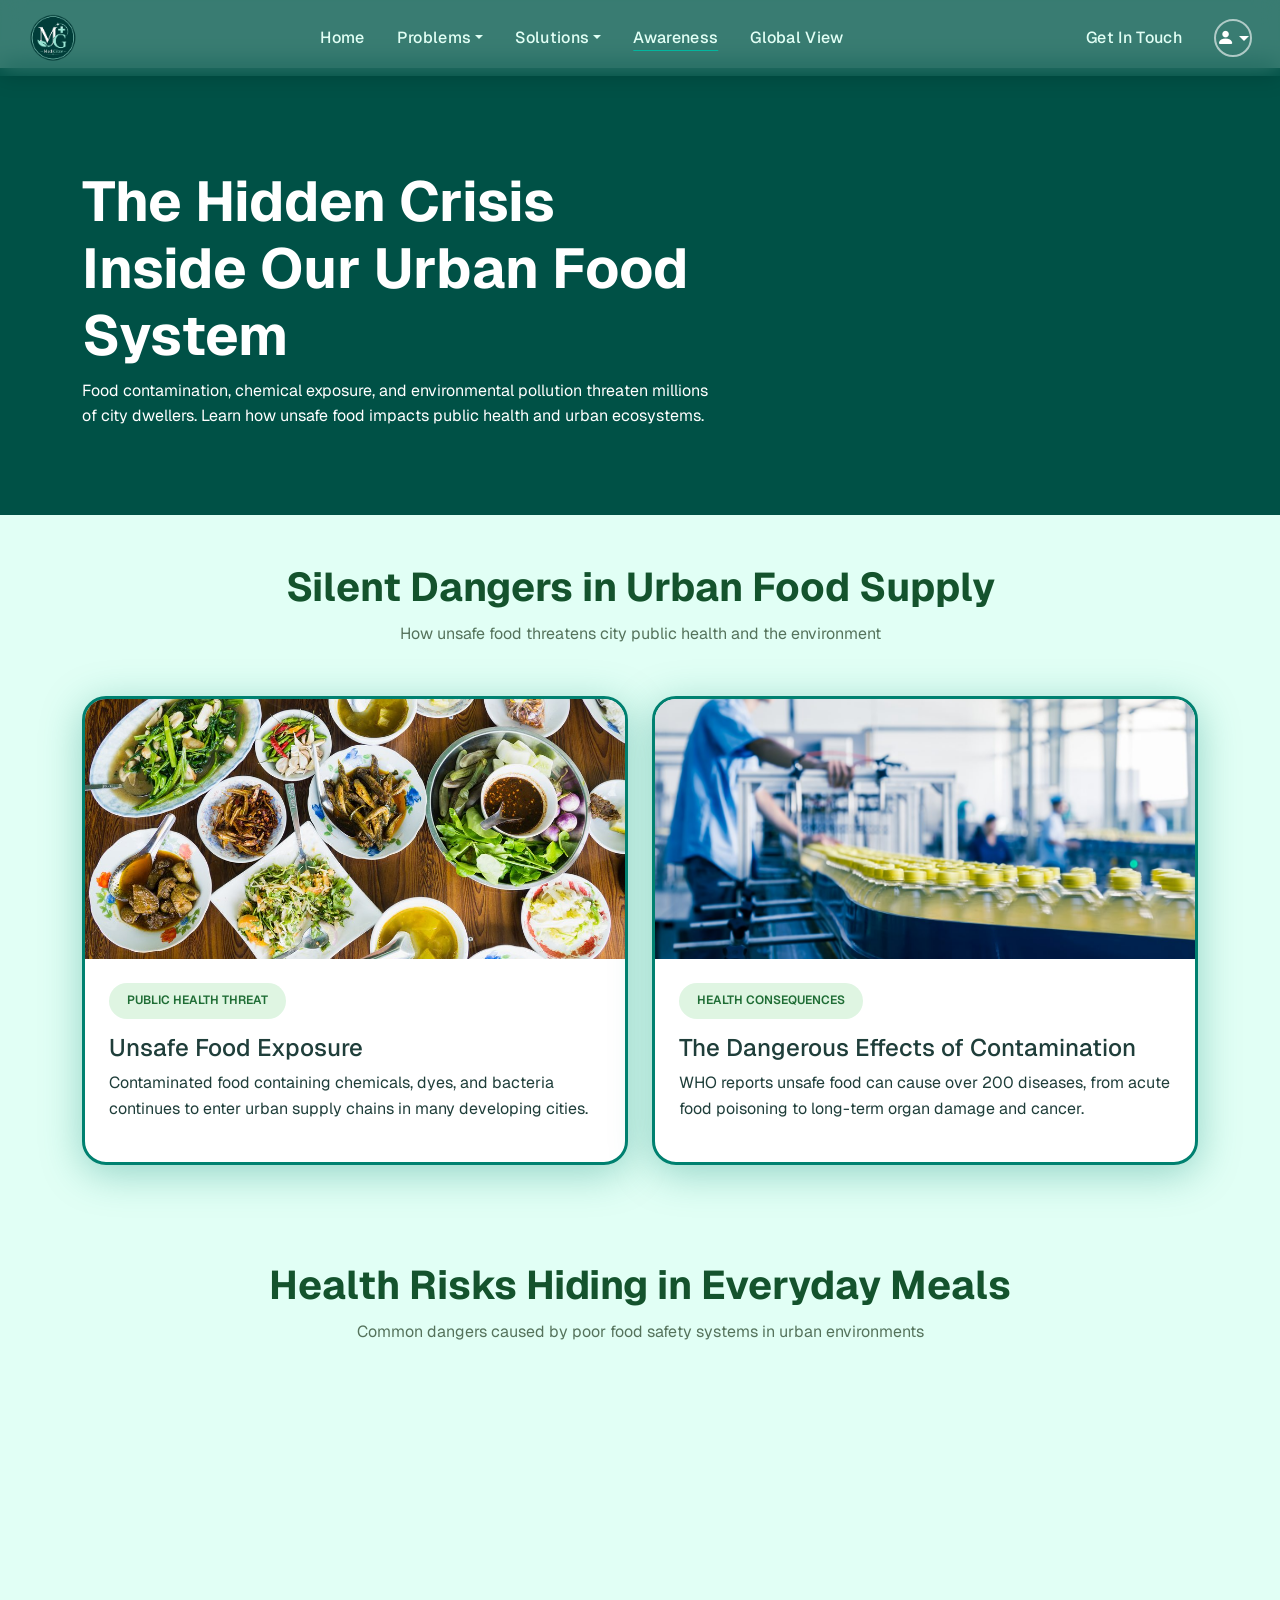
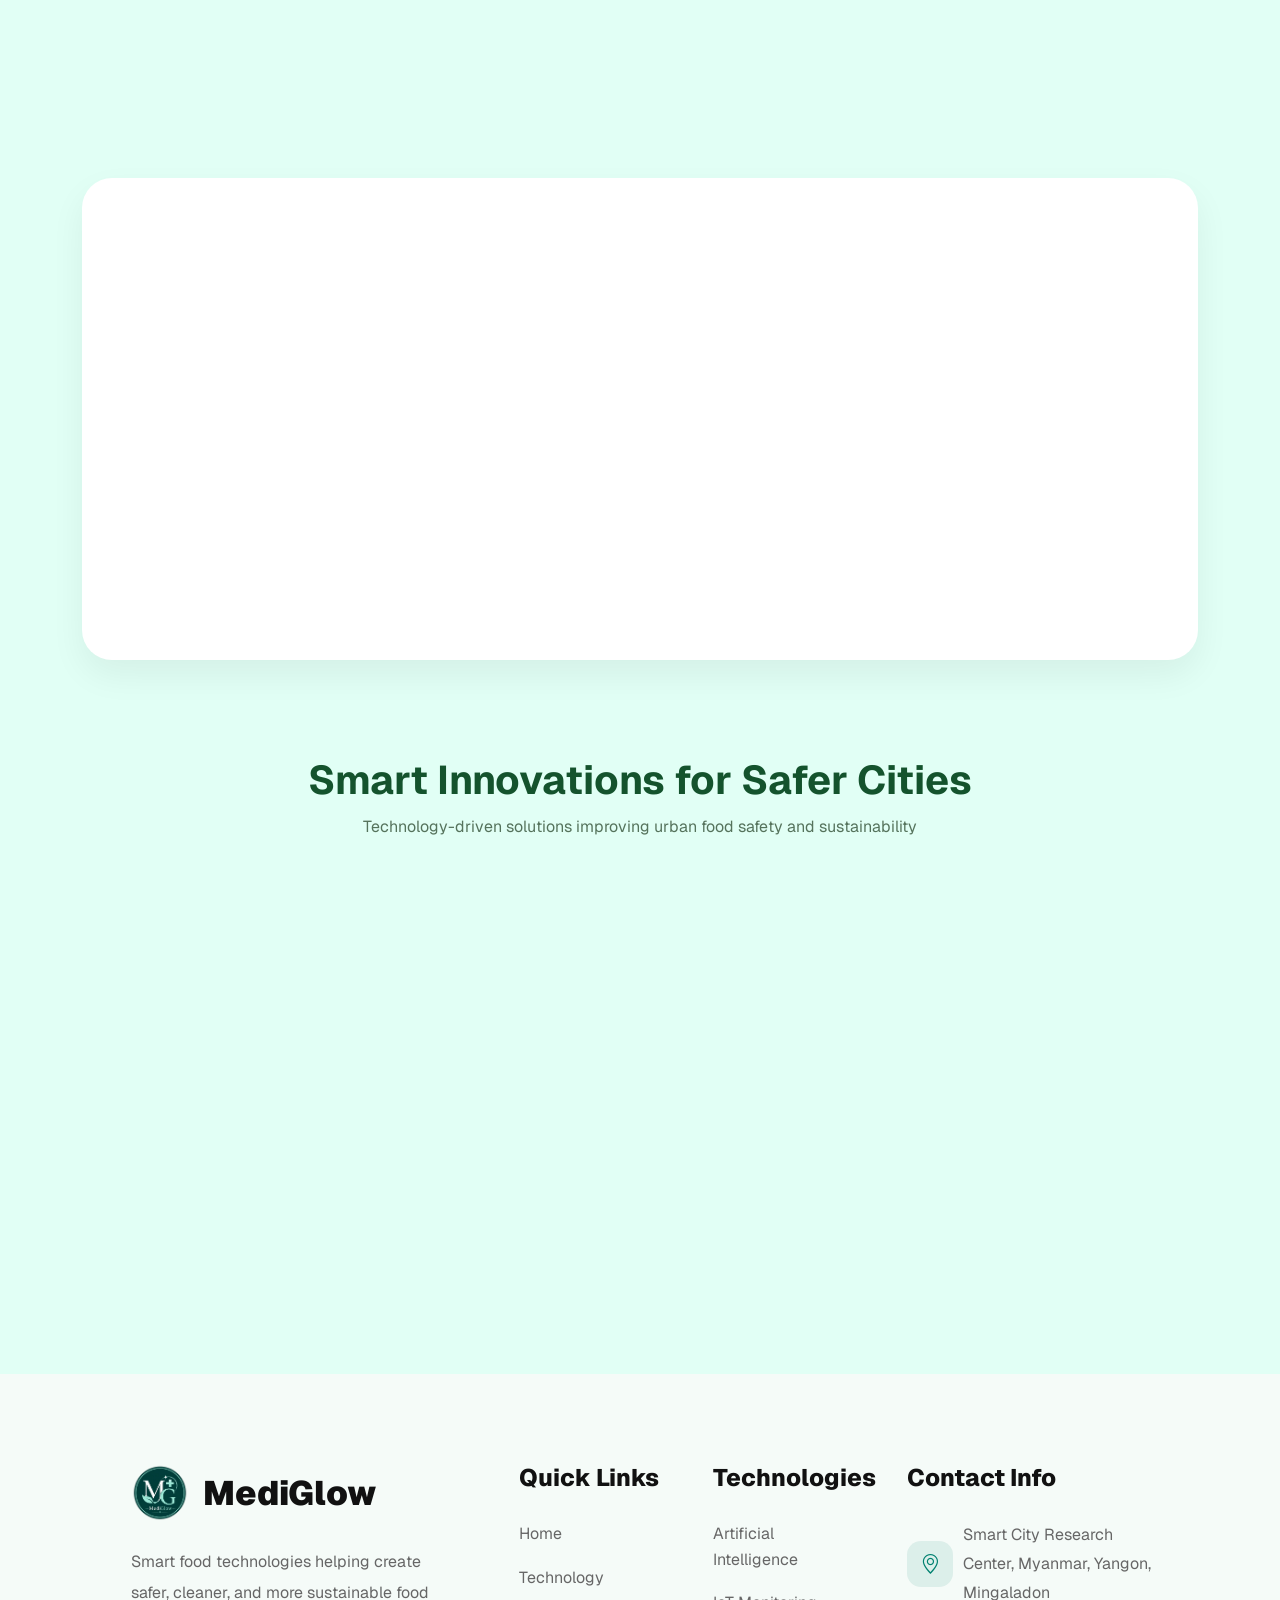
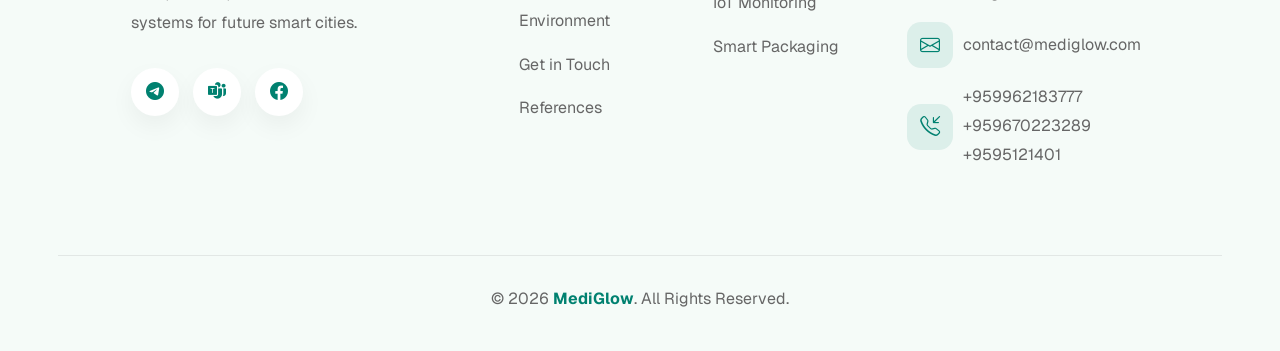
<file: awareness.html>
<!DOCTYPE html>
<html lang="en">
<head>
    <meta charset="UTF-8">
    <meta name="viewport" content="width=device-width, initial-scale=1.0">
    <title>MediGlow |  Awareness</title>
    <!-- Favicon -->
    <link rel="icon" type="image/png" href="imgs/logo.png">
    
    <!-- Fonts -->
    <link href="https://fonts.googleapis.com/css2?family=Geist:wght@100..900&family=Poppins:wght@300;400;500;600;700;800&display=swap" rel="stylesheet">

    <!-- Bootstrap CDN CSS Link -->
    <link href="https://cdn.jsdelivr.net/npm/bootstrap@5.3.8/dist/css/bootstrap.min.css" rel="stylesheet" integrity="sha384-sRIl4kxILFvY47J16cr9ZwB07vP4J8+LH7qKQnuqkuIAvNWLzeN8tE5YBujZqJLB" crossorigin="anonymous">
    
    <!-- Bootstrap CDN Icon Link -->
    <link rel="stylesheet" href="https://cdn.jsdelivr.net/npm/bootstrap-icons@1.13.1/font/bootstrap-icons.min.css">
    
    <!-- AOS CSS Link -->
    <link href="https://unpkg.com/aos@2.3.1/dist/aos.css" rel="stylesheet">

    <!-- External CSS Files -->
    <link rel="stylesheet" href="css/base.css">
    <link rel="stylesheet" href="css/layout.css">
    <link rel="stylesheet" href="css/components.css">
    <link rel="stylesheet" href="css/pages.css">
    <link rel="stylesheet" href="css/footer.css">
    <style>
        html, body {
            overflow-x: hidden;
        }
        @media (max-width: 992px) and (min-width: 576px) {
            .solution_dropdown {
                left: 50% !important;
                transform: translateX(-50%) !important;
            }
        }
    </style>

</head>
<body>
        
    <input type="radio" name="auth-panel" id="auth-form-fill" hidden checked>
    <input type="radio" name="auth-panel" id="auth-link-fill" hidden>

    <header>
        <nav class="navbar navbar-expand-lg" aria-label="Main navigation">
            <div class="container-fluid">
                <a href="index.html" class="navbar-brand ms-lg-3" aria-label="MediGlow Home">
                    <img src="imgs/logo.png" alt="MediGlow logo - Smart City Food Safety" width="50" height="50">
                </a>
                <button type="button" class="navbar-toggler me-2" data-bs-toggle="offcanvas" data-bs-target="#offcanvas_nav" aria-controls="offcanvas_nav" aria-expanded="false" aria-label="Toggle navigation menu">
                    <span class="navbar-toggler-icon"></span>
                </button>

                <div class="collapse navbar-collapse" id="nav_id">
                    <ul class="navbar-nav mx-auto" role="menubar">
                        <li class="nav-item" role="none">
                            <a class="nav-link nav_link_color" href="index.html" role="menuitem">Home</a>
                        </li>
                        <li class="nav-item dropdown" role="none">
                            <a href="#" class="nav-link nav_link_color dropdown-toggle" data-bs-toggle="dropdown" role="menuitem" aria-haspopup="true" aria-expanded="false">Problems</a>
                            <ul class="dropdown-menu dropdown_menu_for_nav_items">
                                <li>
                                    <div class="row g-1">
                                        <div class="col-md-6">
                                            <a class="dropdown-item" href="consumer.html">
                                                <div class="row g-0 align-items-center">
                                                    <div class="col-3 text-center dropdown_text_icon_box">
                                                        <i class="bi bi-bandaid-fill" aria-hidden="true"></i>
                                                    </div>
                                                    <div class="col-9 dropdown_text_section ps-2">
                                                        <h6>Consumers</h6>
                                                        <p>Health issues</p>
                                                    </div>
                                                </div>
                                            </a>
                                        </div>
                                        <div class="col-md-6">
                                            <a class="dropdown-item" href="food_challenges_page.html">
                                                <div class="row g-0 align-items-center">
                                                    <div class="col-3 text-center dropdown_text_icon_box">
                                                        <i class="bi bi-fork-knife" aria-hidden="true"></i>
                                                    </div>
                                                    <div class="col-9 dropdown_text_section ps-2">
                                                        <h6>Unsafe Food</h6>
                                                        <p>Food safety risks</p>
                                                    </div>
                                                </div>
                                            </a>
                                        </div>
                                    </div>
                                </li>
                                <li>
                                    <div class="row g-1 mt-1">
                                        <div class="col-md-6">
                                            <a class="dropdown-item" href="industry.html">
                                                <div class="row g-0 align-items-center">
                                                    <div class="col-3 text-center dropdown_text_icon_box">
                                                        <i class="bi bi-exclamation-triangle-fill" aria-hidden="true"></i>
                                                    </div>
                                                    <div class="col-9 dropdown_text_section ps-2">
                                                        <h6>Industry</h6>
                                                        <p>Environmental impact</p>
                                                    </div>
                                                </div>
                                            </a>
                                        </div>
                                        <div class="col-md-6">
                                            <a class="dropdown-item" href="environment.html">
                                                <div class="row g-0 align-items-center">
                                                    <div class="col-3 text-center dropdown_text_icon_box">
                                                        <i class="bi bi-tree-fill" aria-hidden="true"></i>
                                                    </div>
                                                    <div class="col-9 dropdown_text_section ps-2">
                                                        <h6>Environment</h6>
                                                        <p>Pollution impact</p>
                                                    </div>
                                                </div>
                                            </a>
                                        </div>
                                    </div>
                                </li>
                            </ul>
                        </li>
                        <li class="nav-item dropdown" role="none">
                            <a href="#" class="nav-link nav_link_color dropdown-toggle" data-bs-toggle="dropdown" role="menuitem" aria-haspopup="true" aria-expanded="false">Solutions</a>
                            <ul class="dropdown-menu dropdown_menu_for_nav_items">
                                <li>
                                    <div class="row g-1">
                                        <div class="col-md-6">
                                            <a class="dropdown-item" href="ai_detection.html">
                                                <div class="row g-0 align-items-center">
                                                    <div class="col-3 text-center dropdown_text_icon_box">
                                                        <i class="bi bi-search" aria-hidden="true"></i>
                                                    </div>
                                                    <div class="col-9 dropdown_text_section ps-2">
                                                        <h6>AI Detection</h6>
                                                        <p>Smart scanning</p>
                                                    </div>
                                                </div>
                                            </a>
                                        </div>
                                        <div class="col-md-6">
                                            <a class="dropdown-item" href="smart_packaging.html">
                                                <div class="row g-0 align-items-center">
                                                    <div class="col-3 text-center dropdown_text_icon_box">
                                                        <i class="bi bi-box-seam-fill" aria-hidden="true"></i>
                                                    </div>
                                                    <div class="col-9 dropdown_text_section ps-2">
                                                        <h6>Smart Packaging</h6>
                                                        <p>Freshness tracking</p>
                                                    </div>
                                                </div>
                                            </a>
                                        </div>
                                        <div class="col-md-6">
                                            <a class="dropdown-item" href="modern_technology.html">
                                                <div class="row g-0 align-items-center">
                                                    <div class="col-3 text-center dropdown_text_icon_box">
                                                        <i class="bi bi-cpu" aria-hidden="true"></i>
                                                    </div>
                                                    <div class="col-9 dropdown_text_section ps-2">
                                                        <h6>Modern Technology</h6>
                                                        <p>Sensers & apps</p>
                                                    </div>
                                                </div>
                                            </a>
                                        </div>
                                    </div>
                                </li>
                            </ul>
                        </li>
                        <li class="nav-item" role="none">
                            <a class="nav-link nav_link_color nav_active_stage" href="awareness.html" role="menuitem">Awareness</a>
                        </li>
                        <li class="nav-item" role="none">
                            <a class="nav-link nav_link_color" href="global_view.html" role="menuitem">Global View</a>
                        </li>
                    </ul>
                    <ul class="navbar-nav me-lg-3" role="menubar">
                        <li class="nav-item" role="none">
                            <a class="nav-link nav_link_color" href="get_in_touch.html" role="menuitem">Get In Touch</a>
                        </li>
                    </ul>

                    <!-- Logged-in user dropdown (large screens) -->
                    <div class="auth-user dropdown logged_in_lg me-lg-4">
                        <a href="#" class="d-flex align-items-center nav-link dropdown-toggle" data-bs-toggle="dropdown" aria-haspopup="true" aria-expanded="false" aria-label="User menu">
                            <span class="rounded-circle bg-secondary d-flex align-items-center justify-content-center text-white" style="width:32px;height:32px;font-size:0.8rem;" aria-hidden="true">A</span>
                        </a>
                        <ul class="dropdown-menu dropdown-menu-end dropdown_menu_for_profile">
                            <li class="px-3 py-2"><div style="font-weight:600;">Anonymous</div></li>
                            <li><hr class="dropdown-divider"></li>
                            <li><a class="dropdown-item" href="#">Profile</a></li>
                            <li>
                                <label for="auth-guest" class="dropdown-item text-danger" style="cursor:pointer;">Logout</label>
                            </li>
                        </ul>
                    </div>

                    <!-- Guest login button (large screens) -->
                    <div class="dropdown logged_out d-none d-lg-flex pe-lg-3">
                        <a href="#" class="nav-user-icon-btn dropdown-toggle" data-bs-toggle="dropdown" aria-haspopup="true" aria-expanded="false" aria-label="Login or sign up">
                            <i class="bi bi-person-fill" aria-hidden="true"></i>
                        </a>
                        <ul class="dropdown-menu dropdown-menu-end dropdown_menu_for_profile">
                            <li><a class="dropdown-item" href="#modal_login" data-bs-toggle="modal">Login</a></li>
                            <li><a class="dropdown-item" href="#modal_register" data-bs-toggle="modal">Sign Up</a></li>
                        </ul>
                    </div>
                </div>

                <!-- Offcanvas mobile menu -->
                <div class="offcanvas offcanva_for_small_devices offcanvas-end d-lg-none" id="offcanvas_nav" tabindex="-1" aria-label="Mobile navigation menu">
                    <div class="offcanvas-header offcanva_header_for_navbar">
                        <a href="index.html" class="navbar-brand">
                            <img src="imgs/logo.png" height="32" alt="MediGlow">
                        </a>
                        <button type="button" class="btn-close btn-close-white pe-4" data-bs-dismiss="offcanvas" aria-label="Close menu"></button>
                    </div>

                    <div class="offcanvas-body px-4 pt-3">
                        <ul class="navbar-nav">

                            <li class="nav-item mt-2">
                                <div class="row">
                                    <div class="col-sm-5">
                                        <a class="nav-link nav_link_color" href="index.html">Home</a>
                                    </div>
                                    <div class="col-sm-5">
                                        <a class="nav-link nav_link_color nav_active_stage" href="awareness.html">Awareness</a>
                                    </div>
                                </div>
                            </li>

                            <li class="nav-item mt-2">
                                <div class="row">

                                    <div class="col-sm-5">
                                        <a href="#" class="nav-link nav_link_color dropdown-toggle" data-bs-toggle="dropdown" role="menuitem" aria-haspopup="true" aria-expanded="false">Problems</a>

                                        <ul class="dropdown-menu dropdown_menu_for_nav_items">
                                            <li>
                                                <div class="row g-1">
                                                    <div class="col-md-12">
                                                        <a class="dropdown-item" href="consumer.html">
                                                            <div class="row g-0 align-items-center">
                                                                <div class="col-3 text-center dropdown_text_icon_box">
                                                                    <i class="bi bi-bandaid-fill" aria-hidden="true"></i>
                                                                </div>
                                                                <div class="col-9 dropdown_text_section ps-2">
                                                                    <h6>Consumers</h6>
                                                                    <p>Health issues</p>
                                                                </div>
                                                            </div>
                                                        </a>
                                                    </div>

                                                    <div class="col-md-12">
                                                        <a class="dropdown-item" href="food_challenges_page.html">
                                                            <div class="row g-0 align-items-center">
                                                                <div class="col-3 text-center dropdown_text_icon_box">
                                                                    <i class="bi bi-fork-knife" aria-hidden="true"></i>
                                                                </div>
                                                                <div class="col-9 dropdown_text_section ps-2">
                                                                    <h6>Unsafe Food</h6>
                                                                    <p>Food safety risks</p>
                                                                </div>
                                                            </div>
                                                        </a>
                                                    </div>
                                                </div>
                                            </li>

                                            <li>
                                                <div class="row g-1 mt-1">
                                                    <div class="col-md-12">
                                                        <a class="dropdown-item" href="industry.html">
                                                            <div class="row g-0 align-items-center">
                                                                <div class="col-3 text-center dropdown_text_icon_box">
                                                                    <i class="bi bi-exclamation-triangle-fill" aria-hidden="true"></i>
                                                                </div>
                                                                <div class="col-9 dropdown_text_section ps-2">
                                                                    <h6>Industry</h6>
                                                                    <p>Environmental impact</p>
                                                                </div>
                                                            </div>
                                                        </a>
                                                    </div>

                                                    <div class="col-md-12">
                                                        <a class="dropdown-item" href="environment.html">
                                                            <div class="row g-0 align-items-center">
                                                                <div class="col-3 text-center dropdown_text_icon_box">
                                                                    <i class="bi bi-tree-fill" aria-hidden="true"></i>
                                                                </div>
                                                                <div class="col-9 dropdown_text_section ps-2">
                                                                    <h6>Environment</h6>
                                                                    <p>Pollution impact</p>
                                                                </div>
                                                            </div>
                                                        </a>
                                                    </div>
                                                </div>
                                            </li>
                                        </ul>
                                    </div>

                                    <div class="col-sm-5">
                                        <a href="#" class="nav-link nav_link_color dropdown-toggle" data-bs-toggle="dropdown" role="menuitem" aria-haspopup="true" aria-expanded="false">Solutions</a>
                                        <ul class="dropdown-menu solution_dropdown dropdown_menu_for_nav_items">
                                            <li>
                                                <div class="row g-1">

                                                    <div class="col-md-12">
                                                        <a class="dropdown-item" href="ai_detection.html">
                                                            <div class="row g-0 align-items-center">
                                                                <div class="col-3 text-center dropdown_text_icon_box">
                                                                    <i class="bi bi-search" aria-hidden="true"></i>
                                                                </div>
                                                                <div class="col-9 dropdown_text_section ps-2">
                                                                    <h6>AI Detection</h6>
                                                                    <p>Smart scanning</p>
                                                                </div>
                                                            </div>
                                                        </a>
                                                    </div>

                                                    <div class="col-md-12">
                                                        <a class="dropdown-item" href="smart_packaging.html">
                                                            <div class="row g-0 align-items-center">
                                                                <div class="col-3 text-center dropdown_text_icon_box">
                                                                    <i class="bi bi-box-seam-fill" aria-hidden="true"></i>
                                                                </div>
                                                                <div class="col-9 dropdown_text_section ps-2">
                                                                    <h6>Smart Packaging</h6>
                                                                    <p>Freshness tracking</p>
                                                                </div>
                                                            </div>
                                                        </a>
                                                    </div>

                                                    <div class="col-md-12">
                                                        <a class="dropdown-item" href="modern_technology.html">
                                                            <div class="row g-0 align-items-center">
                                                                <div class="col-3 text-center dropdown_text_icon_box">
                                                                    <i class="bi bi-cpu" aria-hidden="true"></i>
                                                                </div>
                                                                <div class="col-9 dropdown_text_section ps-2">
                                                                    <h6>Modern Technology</h6>
                                                                    <p>Sensers & apps</p>
                                                                </div>
                                                            </div>
                                                        </a>
                                                    </div>

                                                </div>
                                            </li>
                                        </ul>
                                    </div>

                                </div>
                            </li>

                            <li class="nav-item mt-2">
                                <div class="row">
                                    <div class="col-sm-5">
                                        <a class="nav-link nav_link_color" href="get_in_touch.html">Get in Touch</a>
                                    </div>
                                    <div class="col-sm-5">
                                        <a class="nav-link nav_link_color" href="global_view.html">Global View</a>
                                    </div>
                                </div>
                            </li>

                        </ul>

                        <hr style="border-color:rgba(255,255,255,0.3);">

                        <div class="d-flex justify-content-center logged_out gap-3">
                            <a href="#modal_login_sm" data-bs-toggle="modal" class="btn btn-outline-light btn-sm">Login</a>
                            <a href="#modal_register_sm" data-bs-toggle="modal" class="btn btn-light btn-sm">Sign Up</a>
                        </div>
                    </div>
                </div>
            </div>
        </nav>
    </header>



    <!-- Large Login Modal -->
    <div class="modal fade" data-bs-backdrop="static" id="modal_login" tabindex="-1" aria-hidden="true">
        <div class="modal-dialog modal-dialog-centered modal-xl">
            <div class="modal-content position-relative">

                <button type="button"
                    class="btn-close position-absolute top-0 end-0 m-3 btn-close-white"
                    data-bs-dismiss="modal"
                    style="z-index:10;"
                    aria-label="Close login modal">
                </button>

                <div class="row g-0">

                    <div class="col-md-6 modal-image-col"
                        style="background-image: url('img/login_signup.jpg');"
                        role="img"
                        aria-label="Myanmar traditional dish">
                    </div>

                    <div class="col-md-6 modal-form-col">

                        <div class="form-scroll">

                            <h2 class="auth-title">Welcome back</h2>

                            <div class="form_fill">

                                <div class="mb-3">
                                    <input class="auth-email-input"
                                        type="email"
                                        placeholder="Email address"
                                        aria-label="Email address">
                                </div>

                                <div class="mb-3">
                                    <input class="auth-email-input"
                                        type="password"
                                        placeholder="Password"
                                        aria-label="Password">
                                </div>

                                <div class="text-end mb-3">
                                    <a href="#modal_forgot"
                                        data-bs-toggle="modal"
                                        style="color: var(--medi-primary);">
                                        Forgot password?
                                    </a>
                                </div>

                                <label class="auth-email-btn"
                                    for="auth-logged"
                                    data-bs-dismiss="modal">
                                    Log In
                                </label>

                                <hr class="auth-divider">

                                <p class="text-center social-toggle-text mb-0">
                                    or continue with
                                    <label class="login_form" for="auth-link-fill">
                                        social accounts
                                    </label>
                                </p>

                            </div>

                            <div class="link_fill">

                                <label class="auth-social-btn"
                                    for="auth-logged"
                                    data-bs-dismiss="modal">

                                    <svg width="18" height="18" viewBox="0 0 48 48" aria-hidden="true">
                                        <path fill="#EA4335"
                                            d="M24 9.5c3.54 0 6.71 1.22 9.21 3.6l6.85-6.85C35.9 2.38 30.47 0 24 0 14.62 0 6.51 5.38 2.56 13.22l7.98 6.19C12.43 13.72 17.74 9.5 24 9.5z" />
                                        <path fill="#4285F4"
                                            d="M46.98 24.55c0-1.57-.15-3.09-.38-4.55H24v9.02h12.94c-.58 2.96-2.26 5.48-4.78 7.18l7.73 6c4.51-4.18 7.09-10.36 7.09-17.65z" />
                                        <path fill="#FBBC05"
                                            d="M10.53 28.59a14.5 14.5 0 0 1 0-9.18l-7.98-6.19a24.08 24.08 0 0 0 0 21.56l7.98-6.19z" />
                                        <path fill="#34A853"
                                            d="M24 48c6.48 0 11.93-2.13 15.89-5.81l-7.73-6c-2.15 1.45-4.92 2.3-8.16 2.3-6.26 0-11.57-4.22-13.47-9.91l-7.98 6.19C6.51 42.62 14.62 48 24 48z" />
                                    </svg>

                                    Continue with Google
                                </label>

                                <label class="auth-social-btn"
                                    for="auth-logged"
                                    data-bs-dismiss="modal">

                                    <svg width="18" height="18" viewBox="0 0 16 16" aria-hidden="true">
                                        <path d="M8 0C3.58 0 0 3.58 0 8c0 3.54 2.29 6.53 5.47 7.59.4.07.55-.17.55-.38 0-.19-.01-.82-.01-1.49-2.01.37-2.53-.49-2.69-.94-.09-.23-.48-.94-.82-1.13-.28-.15-.68-.52-.01-.53.63-.01 1.08.58 1.23.82.72 1.21 1.87.87 2.33.66.07-.52.28-.87.51-1.07-1.78-.2-3.64-.89-3.64-3.95 0-.87.31-1.59.82-2.15-.08-.2-.36-1.02.08-2.12 0 0 .67-.21 2.2.82.64-.18 1.32-.27 2-.27.68 0 1.36.09 2 .27 1.53-1.04 2.2-.82 2.2-.82.44 1.1.16 1.92.08 2.12.51.56.82 1.27.82 2.15 0 3.07-1.87 3.75-3.65 3.95.29.25.54.73.54 1.48 0 1.07-.01 1.93-.01 2.2 0 .21.15.46.55.38A8.013 8.013 0 0 0 16 8c0-4.42-3.58-8-8-8z" />
                                    </svg>

                                    Continue with GitHub
                                </label>

                                <label class="auth-social-btn"
                                    for="auth-logged"
                                    data-bs-dismiss="modal">

                                    <svg width="18" height="18" viewBox="0 0 24 24" aria-hidden="true">
                                        <path d="M17.05 20.28c-.98.95-2.05.8-3.08.35-1.09-.46-2.09-.48-3.24 0-1.44.62-2.2.44-3.06-.35C2.79 15.25 3.51 7.59 9.05 7.31c1.35.07 2.29.74 3.08.8 1.18-.24 2.31-.93 3.57-.84 1.51.12 2.65.72 3.4 1.8-3.12 1.87-2.38 5.98.48 7.13-.57 1.5-1.31 2.99-2.54 4.09zM12.03 7.25c-.15-2.23 1.66-4.07 3.74-4.25.29 2.58-2.34 4.5-3.74 4.25z" />
                                    </svg>

                                    Continue with Apple
                                </label>

                                <hr class="auth-divider">

                                <p class="text-center social-toggle-text mb-0">
                                    <label class="login_form" for="auth-form-fill">
                                        Login with email & password?
                                    </label>
                                </p>

                            </div>

                            <div class="auth-signup-link">
                                Don't have an account?
                                <a href="#modal_register"
                                    data-bs-toggle="modal"
                                    data-bs-target="#modal_register"
                                    data-bs-dismiss="modal">
                                    Sign Up
                                </a>
                            </div>

                        </div>

                        <div class="auth-footer">
                            <a href="#">Terms</a>
                            <a href="#">Privacy Policy</a>
                        </div>

                    </div>

                </div>

            </div>
        </div>
    </div>

    <!-- Large Register Modal -->
    <div class="modal fade"
        data-bs-backdrop="static"
        id="modal_register"
        tabindex="-1"
        aria-hidden="true">

        <div class="modal-dialog modal-dialog-centered modal-xl">

            <div class="modal-content position-relative">

                <button type="button"
                    class="btn-close position-absolute top-0 end-0 m-3 btn-close-white"
                    data-bs-dismiss="modal"
                    style="z-index:10;"
                    aria-label="Close register modal">
                </button>

                <div class="row g-0">

                    <!-- Left Image -->
                    <div class="col-md-6 modal-image-col"
                        style="background-image: url('img/login_signup.jpg');"
                        role="img"
                        aria-label="Myanmar traditional dish">
                    </div>

                    <!-- Right Form -->
                    <div class="col-md-6 modal-form-col">

                        <div class="form-scroll">

                            <h2 class="auth-title">
                                Create your account
                            </h2>

                            <!-- Email Form -->
                            <div class="form_fill">

                                <div class="mb-3">
                                    <input class="auth-email-input"
                                        type="text"
                                        placeholder="Username"
                                        aria-label="Username">
                                </div>

                                <div class="mb-3">
                                    <input class="auth-email-input"
                                        type="email"
                                        placeholder="Email address"
                                        aria-label="Email address">
                                </div>

                                <div class="mb-3">
                                    <input class="auth-email-input"
                                        type="password"
                                        placeholder="Password"
                                        aria-label="Password">
                                </div>

                                <label class="auth-email-btn"
                                    for="auth-logged"
                                    data-bs-dismiss="modal">
                                    Sign Up
                                </label>

                                <hr class="auth-divider">

                                <p class="text-center social-toggle-text mb-0">
                                    or continue with
                                    <label class="login_form" for="auth-link-fill">
                                        social accounts
                                    </label>
                                </p>

                            </div>

                            <!-- Social Login -->
                            <div class="link_fill">

                                <!-- Google -->
                                <label class="auth-social-btn"
                                    for="auth-logged"
                                    data-bs-dismiss="modal">

                                    <svg width="18"
                                        height="18"
                                        viewBox="0 0 48 48"
                                        aria-hidden="true">

                                        <path fill="#EA4335"
                                            d="M24 9.5c3.54 0 6.71 1.22 9.21 3.6l6.85-6.85C35.9 2.38 30.47 0 24 0 14.62 0 6.51 5.38 2.56 13.22l7.98 6.19C12.43 13.72 17.74 9.5 24 9.5z" />

                                        <path fill="#4285F4"
                                            d="M46.98 24.55c0-1.57-.15-3.09-.38-4.55H24v9.02h12.94c-.58 2.96-2.26 5.48-4.78 7.18l7.73 6c4.51-4.18 7.09-10.36 7.09-17.65z" />

                                        <path fill="#FBBC05"
                                            d="M10.53 28.59a14.5 14.5 0 0 1 0-9.18l-7.98-6.19a24.08 24.08 0 0 0 0 21.56l7.98-6.19z" />

                                        <path fill="#34A853"
                                            d="M24 48c6.48 0 11.93-2.13 15.89-5.81l-7.73-6c-2.15 1.45-4.92 2.3-8.16 2.3-6.26 0-11.57-4.22-13.47-9.91l-7.98 6.19C6.51 42.62 14.62 48 24 48z" />
                                    </svg>

                                    Continue with Google
                                </label>

                                <!-- GitHub -->
                                <label class="auth-social-btn"
                                    for="auth-logged"
                                    data-bs-dismiss="modal">

                                    <svg width="18"
                                        height="18"
                                        viewBox="0 0 16 16"
                                        aria-hidden="true">

                                        <path d="M8 0C3.58 0 0 3.58 0 8c0 3.54 2.29 6.53 5.47 7.59.4.07.55-.17.55-.38 0-.19-.01-.82-.01-1.49-2.01.37-2.53-.49-2.69-.94-.09-.23-.48-.94-.82-1.13-.28-.15-.68-.52-.01-.53.63-.01 1.08.58 1.23.82.72 1.21 1.87.87 2.33.66.07-.52.28-.87.51-1.07-1.78-.2-3.64-.89-3.64-3.95 0-.87.31-1.59.82-2.15-.08-.2-.36-1.02.08-2.12 0 0 .67-.21 2.2.82.64-.18 1.32-.27 2-.27.68 0 1.36.09 2 .27 1.53-1.04 2.2-.82 2.2-.82.44 1.1.16 1.92.08 2.12.51.56.82 1.27.82 2.15 0 3.07-1.87 3.75-3.65 3.95.29.25.54.73.54 1.48 0 1.07-.01 1.93-.01 2.2 0 .21.15.46.55.38A8.013 8.013 0 0 0 16 8c0-4.42-3.58-8-8-8z" />
                                    </svg>

                                    Continue with GitHub
                                </label>

                                <!-- Apple -->
                                <label class="auth-social-btn"
                                    for="auth-logged"
                                    data-bs-dismiss="modal">

                                    <svg width="18"
                                        height="18"
                                        viewBox="0 0 24 24"
                                        aria-hidden="true">

                                        <path d="M17.05 20.28c-.98.95-2.05.8-3.08.35-1.09-.46-2.09-.48-3.24 0-1.44.62-2.2.44-3.06-.35C2.79 15.25 3.51 7.59 9.05 7.31c1.35.07 2.29.74 3.08.8 1.18-.24 2.31-.93 3.57-.84 1.51.12 2.65.72 3.4 1.8-3.12 1.87-2.38 5.98.48 7.13-.57 1.5-1.31 2.99-2.54 4.09zM12.03 7.25c-.15-2.23 1.66-4.07 3.74-4.25.29 2.58-2.34 4.5-3.74 4.25z" />
                                    </svg>

                                    Continue with Apple
                                </label>

                                <hr class="auth-divider">

                                <p class="text-center social-toggle-text mb-0">
                                    <label class="login_form" for="auth-form-fill">
                                        Sign up with email & password?
                                    </label>
                                </p>

                            </div>

                            <!-- Bottom Link -->
                            <div class="auth-signup-link">
                                Already have an account?

                                <a href="#modal_login"
                                    data-bs-toggle="modal"
                                    data-bs-dismiss="modal">
                                    Log In
                                </a>
                            </div>

                        </div>

                        <!-- Footer -->
                        <div class="auth-footer">
                            <a href="#">Terms</a>
                            <a href="#">Privacy Policy</a>
                        </div>

                    </div>

                </div>

            </div>

        </div>
    </div>

    <!-- Small Login Modal -->
    <div class="modal fade"
        data-bs-backdrop="static"
        id="modal_login_sm"
        tabindex="-1"
        aria-hidden="true">

        <div class="modal-dialog modal-dialog-centered">

            <div class="modal-content" style="border-radius:20px;">

                <div class="modal-body p-4 position-relative">

                    <button type="button"
                        class="btn-close position-absolute top-0 end-0 m-3"
                        data-bs-dismiss="modal"
                        aria-label="Close">
                    </button>

                    <h2 class="auth-title">
                        Welcome back
                    </h2>

                    <!-- Email Form -->
                    <div class="form_fill">

                        <div class="mb-3">
                            <input class="auth-email-input"
                                type="email"
                                placeholder="Email address"
                                aria-label="Email">
                        </div>

                        <div class="mb-3">
                            <input class="auth-email-input"
                                type="password"
                                placeholder="Password"
                                aria-label="Password">
                        </div>

                        <div class="text-end mb-3">
                            <a href="#modal_forgot"
                                data-bs-toggle="modal"
                                style="color:var(--medi-primary);">
                                Forgot password?
                            </a>
                        </div>

                        <label class="auth-email-btn"
                            for="auth-logged"
                            data-bs-dismiss="modal">
                            Log In
                        </label>

                        <hr class="auth-divider">

                        <p class="text-center social-toggle-text mb-0">
                            or continue with
                            <label class="login_form" for="auth-link-fill">
                                social accounts
                            </label>
                        </p>

                    </div>

                    <!-- Social Login -->
                    <div class="link_fill">

                        <label class="auth-social-btn"
                            for="auth-logged"
                            data-bs-dismiss="modal">
                            Continue with Google
                        </label>

                        <label class="auth-social-btn"
                            for="auth-logged"
                            data-bs-dismiss="modal">
                            Continue with GitHub
                        </label>

                        <label class="auth-social-btn"
                            for="auth-logged"
                            data-bs-dismiss="modal">
                            Continue with Apple
                        </label>

                        <hr class="auth-divider">

                        <p class="text-center social-toggle-text mb-0">
                            <label class="login_form" for="auth-form-fill">
                                Login with email & password?
                            </label>
                        </p>

                    </div>

                    <!-- Bottom Link -->
                    <div class="auth-signup-link">
                        Don't have an account?

                        <a href="#modal_register_sm"
                            data-bs-toggle="modal"
                            data-bs-dismiss="modal">
                            Sign Up
                        </a>
                    </div>

                </div>

            </div>

        </div>

    </div>

    <!-- Small Register Modal -->
    <div class="modal fade"
        data-bs-backdrop="static"
        id="modal_register_sm"
        tabindex="-1"
        aria-hidden="true">

        <div class="modal-dialog modal-dialog-centered">

            <div class="modal-content" style="border-radius:20px;">

                <div class="modal-body p-4 position-relative">

                    <button type="button"
                        class="btn-close position-absolute top-0 end-0 m-3"
                        data-bs-dismiss="modal"
                        aria-label="Close">
                    </button>

                    <h2 class="auth-title">
                        Create your account
                    </h2>

                    <!-- Email Form -->
                    <div class="form_fill">

                        <div class="mb-3">
                            <input class="auth-email-input"
                                type="text"
                                placeholder="Username"
                                aria-label="Username">
                        </div>

                        <div class="mb-3">
                            <input class="auth-email-input"
                                type="email"
                                placeholder="Email address"
                                aria-label="Email">
                        </div>

                        <div class="mb-3">
                            <input class="auth-email-input"
                                type="password"
                                placeholder="Password"
                                aria-label="Password">
                        </div>

                        <button class="auth-email-btn"
                            for="auth-logged"
                            data-bs-dismiss="modal" data-bs-toggle="modal" data-bs-target="#signupModal" >
                            Sign Up
                        </button>

                        <hr class="auth-divider">

                        <p class="text-center social-toggle-text mb-0">
                            or continue with
                            <label class="login_form" for="auth-link-fill">
                                social accounts
                            </label>
                        </p>

                    </div>

                    <!-- Social Login -->
                    <div class="link_fill">

                        <label class="auth-social-btn"
                            for="auth-logged"
                            data-bs-dismiss="modal">
                            Continue with Google
                        </label>

                        <label class="auth-social-btn"
                            for="auth-logged"
                            data-bs-dismiss="modal">
                            Continue with GitHub
                        </label>

                        <label class="auth-social-btn"
                            for="auth-logged"
                            data-bs-dismiss="modal">
                            Continue with Apple
                        </label>

                        <hr class="auth-divider">

                        <p class="text-center social-toggle-text mb-0">
                            <label class="login_form" for="auth-form-fill">
                                Sign up with email & password?
                            </label>
                        </p>

                    </div>

                    <!-- Bottom Link -->
                    <div class="auth-signup-link">
                        Already have an account?

                        <a href="#modal_login_sm"
                            data-bs-toggle="modal"
                            data-bs-dismiss="modal">
                            Log In
                        </a>
                    </div>

                </div>

            </div>

        </div>

    </div>

    <!-- Forgot Password Modal -->
    <div class="modal fade"
        data-bs-backdrop="static"
        id="modal_forgot"
        tabindex="-1"
        aria-hidden="true">

        <div class="modal-dialog modal-dialog-centered">

            <div class="modal-content" style="border-radius:20px;">

                <!-- Header -->
                <div class="modal-header">

                    <h5 class="modal-title">
                        Reset Password
                    </h5>

                    <button type="button"
                        class="btn-close"
                        data-bs-dismiss="modal"
                        aria-label="Close">
                    </button>

                </div>

                <!-- Body -->
                <div class="modal-body">

                    <div class="mb-3">
                        <input class="auth-email-input"
                            type="password"
                            placeholder="New Password"
                            aria-label="New password">
                    </div>

                    <div class="mb-3">
                        <input class="auth-email-input"
                            type="password"
                            placeholder="Confirm Password"
                            aria-label="Confirm password">
                    </div>

                    <label class="auth-email-btn"
                        data-bs-dismiss="modal">
                        Reset
                    </label>

                </div>

            </div>

        </div>

    </div>

    <!-- Hero -->
    <section class="awareness-hero" aria-labelledby="awareness-heading">
        <div class="container">
            <!-- Awareness Heading -->
            <div class="row">
                <div class="col-lg-7" data-aos="fade-right">
                    <h1 id="awareness-heading">
                        The Hidden Crisis Inside Our Urban Food System
                    </h1>
                    <p>
                        Food contamination, chemical exposure, and environmental pollution threaten millions of city dwellers. Learn how unsafe food impacts public health and urban ecosystems.
                    </p>
                </div>
            </div>
        </div>
    </section>

    <!-- Dangers in urban Food Supply - Dangers-->
    <section class="py-5" aria-labelledby="dangers-heading">
        <div class="container">
            <h2 class="awareness-section-title" id="dangers-heading" data-aos="fade-up">
                Silent Dangers in Urban Food Supply
            </h2>
            <p class="awareness-section-sub">
                How unsafe food threatens city public health and the environment
            </p>
            <div class="row g-4">
                <!-- Public Health Threat -->
                <div class="col-lg-6" data-aos="fade-right">
                    <article class="card-secondary p-0 overflow-hidden">
                        <img src="img/myanmar_food.jpg" alt="Unsafe food exposure risks in urban areas" class="w-100" style="height:260px;object-fit:cover;" loading="lazy">
                        <div class="p-4">
                            <span class="tag">PUBLIC HEALTH THREAT</span>
                            <h4>Unsafe Food Exposure</h4>
                            <p>
                                Contaminated food containing chemicals, dyes, and bacteria continues to enter urban supply chains in many developing cities.
                            </p>
                        </div>
                    </article>
                </div>
                <!-- Health Consequences -->
                <div class="col-lg-6" data-aos="fade-left">
                    <article class="card-secondary p-0 overflow-hidden">
                        <img src="img/industry_awareness.jpg" alt="Health consequences of food contamination" class="w-100" style="height:260px;object-fit:cover;" loading="lazy">
                        <div class="p-4">
                            <span class="tag">HEALTH CONSEQUENCES</span>
                            <h4>The Dangerous Effects of Contamination</h4>
                            <p>
                                WHO reports unsafe food can cause over 200 diseases, from acute food poisoning to long-term organ damage and cancer.
                            </p>
                        </div>
                    </article>
                </div>
            </div>
        </div>
    </section>

    <!-- Health Risks -->
    <section class="py-5" aria-labelledby="risks-heading">
        <div class="container">
            <h2 class="awareness-section-title" id="risks-heading">
                Health Risks Hiding in Everyday Meals
            </h2>
            <p class="awareness-section-sub">
                Common dangers caused by poor food safety systems in urban environments
            </p>
            <div class="row g-4">
                <!-- Food Poisoning -->
                <div class="col-md-4" data-aos="zoom-in">
                    <article class="card-primary text-center p-4">
                        <div class="mini-icon">
                            <i class="bi bi-virus" aria-hidden="true"></i>
                        </div>
                        <h5>Food Poisoning</h5>
                        <p>Bacteria like Salmonella from poor hygiene and contaminated ingredients cause severe illness in dense urban populations.</p>
                    </article>
                </div>
                <!-- Chemical ExposureS -->
                <div class="col-md-4" data-aos="zoom-in">
                    <article class="card-primary text-center p-4">
                        <div class="mini-icon">
                            <i class="bi bi-exclamation-triangle" aria-hidden="true"></i>
                        </div>
                        <h5>Chemical Exposure</h5>
                        <p>Artificial dyes, pesticides, and preservatives accumulate in the body and can slowly damage organs over years of exposure.</p>
                    </article>
                </div>
                <!-- Food Wast Pollution -->
                <div class="col-md-4" data-aos="zoom-in">
                    <article class="card-primary text-center p-4">
                        <div class="mini-icon">
                            <i class="bi bi-globe" aria-hidden="true"></i>
                        </div>
                        <h5>Food Waste Pollution</h5>
                        <p>Urban landfill methane from food waste accelerates climate change and harms the surrounding city ecosystem.</p>
                    </article>
                </div>
            </div>
        </div>
    </section>
    <!-- Environmental -->
    <section class="py-5" aria-labelledby="environment-heading">
        <div class="container">
            <div class="impact-section">
                <div class="row align-items-center g-5">
                    <div class="col-lg-7" data-aos="fade-right">
                        <img src="img/water_waste.jpg" class="w-100 rounded" alt="Food industry environmental impact overview" loading="lazy">
                    </div>
                    <div class="col-lg-5" data-aos="fade-left">
                        <div class="issue-list">
                            <h5 id="environment-heading">
                                How Urban Food Systems Harm the Environment
                            </h5>
                            <ul>
                                <li>Methane from food waste contributes to global warming.</li>
                                <li>Plastic packaging pollutes city rivers and oceans.</li>
                                <li>Deforestation for farming destroys natural habitats.</li>
                                <li>Chemicals and factory waste contaminate urban air and water.</li>
                            </ul>
                        </div>
                    </div>
                </div>
            </div>
        </div>
    </section>
    <section class="py-5" aria-labelledby="innovations-heading">
        <div class="container">
            <h2 class="awareness-section-title" id="innovations-heading">
                Smart Innovations for Safer Cities
            </h2>
            <p class="awareness-section-sub">
                Technology-driven solutions improving urban food safety and sustainability
            </p>
            <div class="row g-4 justify-content-center" >
                <!-- AI Detection -->
                <div class="col-lg-3 me-lg-5" data-aos="fade-up">
                    <article class="card-primary text-center p-4">
                        <div class="solution-icon-aw">
                            <i class="bi bi-search" aria-hidden="true"></i>
                        </div>
                        <h5>AI Detection</h5>
                        <p>Artificial intelligence identifies contaminated food faster.</p>
                        <a href="ai_detection.html" class="solution-btn-aw" style="text-decoration: none;">Learn more</a>
                    </article>
                </div>
                <!-- Smart Packaging -->
                <div class="col-lg-3 me-lg-5" data-aos="fade-up">
                    <article class="card-primary text-center p-4">
                        <div class="solution-icon-aw">
                            <i class="bi bi-box-seam-fill" aria-hidden="true"></i>
                        </div>
                        <h5>Smart Packaging</h5>
                        <p>Connected packaging tracks freshness and reduces waste.</p>
                        <a href="smart_packaging.html" class="solution-btn-aw" style="text-decoration: none;">Learn more</a>
                    </article>
                </div>
                <!-- Modern Technologies -->
                <div class="col-lg-3 " data-aos="fade-up">
                    <article class="card-primary text-center p-4">
                        <div class="solution-icon-aw">
                            <i class="bi bi-router-fill" aria-hidden="true"></i>
                        </div>
                        <h5>Modern Technologies</h5>
                        <p>Sensors monitor storage conditions for city-wide safety.</p>
                        <a href="modern_technology.html" class="solution-btn-aw" style="text-decoration: none;">Learn more</a>
                    </article>
                </div>
            </div>
        </div>
    </section>


    <footer class="footer_section">
        <div class="container">
            <div class="row g-5 justify-content-center">
                <!-- Left -->
                <div class="col-lg-4">
                    <div class="footer_logo">
                        <div class="logo_footer">
                            <img src="imgs/logo.png" alt="logo">
                        </div>
                        <h2>MediGlow</h2>
                    </div>
                    <p class="footer_text">
                        Smart food technologies helping create safer,
                        cleaner, and more sustainable food systems
                        for future smart cities.
                    </p>
                    <div class="social_links">
                        <a href="https://t.me/donutehero">
                            <i class="bi bi-telegram"></i>
                        </a>
                        <a href="mailto:shinphonethant@edusnschool.co.uk">
                            <i class="bi bi-microsoft-teams"></i>
                        </a>
                        <a href="#" aria-label="Follow on Facebook">
                            <i class="bi bi-facebook" aria-hidden="true"></i>
                        </a>
                    </div>
                </div>

                <!-- Quick Links -->
                <div class="col-lg-2 col-md-6">
                    <h4 class="footer_title">
                        Quick Links
                    </h4>
                    <ul class="footer_links">
                        <li><a href="index.html">Home</a></li>
                        <li><a href="modern_technology.html">Technology</a></li>
                        <li><a href="environment.html">Environment</a></li>
                        <li><a href="get_in_touch.html">Get in Touch</a></li>
                        <li><a href="https://edusn-my.sharepoint.com/:w:/g/personal/sawlukeylaytharwah_edusnschool_co_uk/IQA7VII9sao8RoQFbBMiV3IVATWGQUy42b-7FMVu-RV_cOE?e=jAO8yl">References</a></li>
                    </ul>
                </div>

                <!-- Technologies -->
                <div class="col-lg-2 col-md-6">
                    <h4 class="footer_title">
                        Technologies
                    </h4>
                    <ul class="footer_links">
                        <li><a href="ai_detection.html">Artificial Intelligence</a></li>
                        <li><a href="modern_technology.html">IoT Monitoring</a></li>
                        <li><a href="smart_packaging.html">Smart Packaging</a></li>
                    </ul>
                </div>
                <!-- Contact -->
                <div class="col-lg-3 col-md-6">
                    <h4 class="footer_title">
                        Contact Info
                    </h4>
                    <div class="row">
                        <div class="contact_item">
                            <div class="col-md-2">
                                <div class="contact_icon">
                                    <i class="bi bi-geo-alt"></i>
                                </div>
                            </div>
                            <div class="col-md-10">
                                <p>
                                    Smart City Research Center,
                                    Myanmar, Yangon, Mingaladon
                                </p>
                            </div>
                        </div>
                    </div>
                    <div class="row">
                        <div class="contact_item">
                            <div class="col-md-2">
                                <div class="contact_icon">
                                    <i class="bi bi-envelope"></i>
                                </div>
                            </div>
                            <div class="col-md-10">
                                <p>
                                    contact@mediglow.com
                                </p>
                            </div>
                        </div>
                    </div>
                    <div class="row">
                        <div class="contact_item">
                            <div class="col-md-2">
                                <div class="contact_icon">
                                    <i class="bi bi-telephone-inbound"></i>
                                </div>
                            </div>
                            <div class="col-md-10">
                                <p>
                                    +959962183777 
                                    +959670223289
                                    +9595121401
                                </p>
                            </div>
                        </div>
                    </div>
                </div>

            <!-- Bottom -->
            <div class="footer_bottom">
                <p>
                    © 2026 <span>MediGlow</span>. All Rights Reserved.
                </p>
            </div>
        </div>
    </footer>

    
<!-- Bootstrap CDN js Link -->
<script src="https://cdn.jsdelivr.net/npm/bootstrap@5.3.8/dist/js/bootstrap.bundle.min.js" integrity="sha384-FKyoEForCGlyvwx9Hj09JcYn3nv7wiPVlz7YYwJrWVcXK/BmnVDxM+D2scQbITxI" crossorigin="anonymous"></script>

<!-- Aos js link -->
<script src="https://unpkg.com/aos@2.3.1/dist/aos.js"></script>
<!-- Initiate AOS -->
<script>AOS.init();</script>

</body>
</html>
</file>
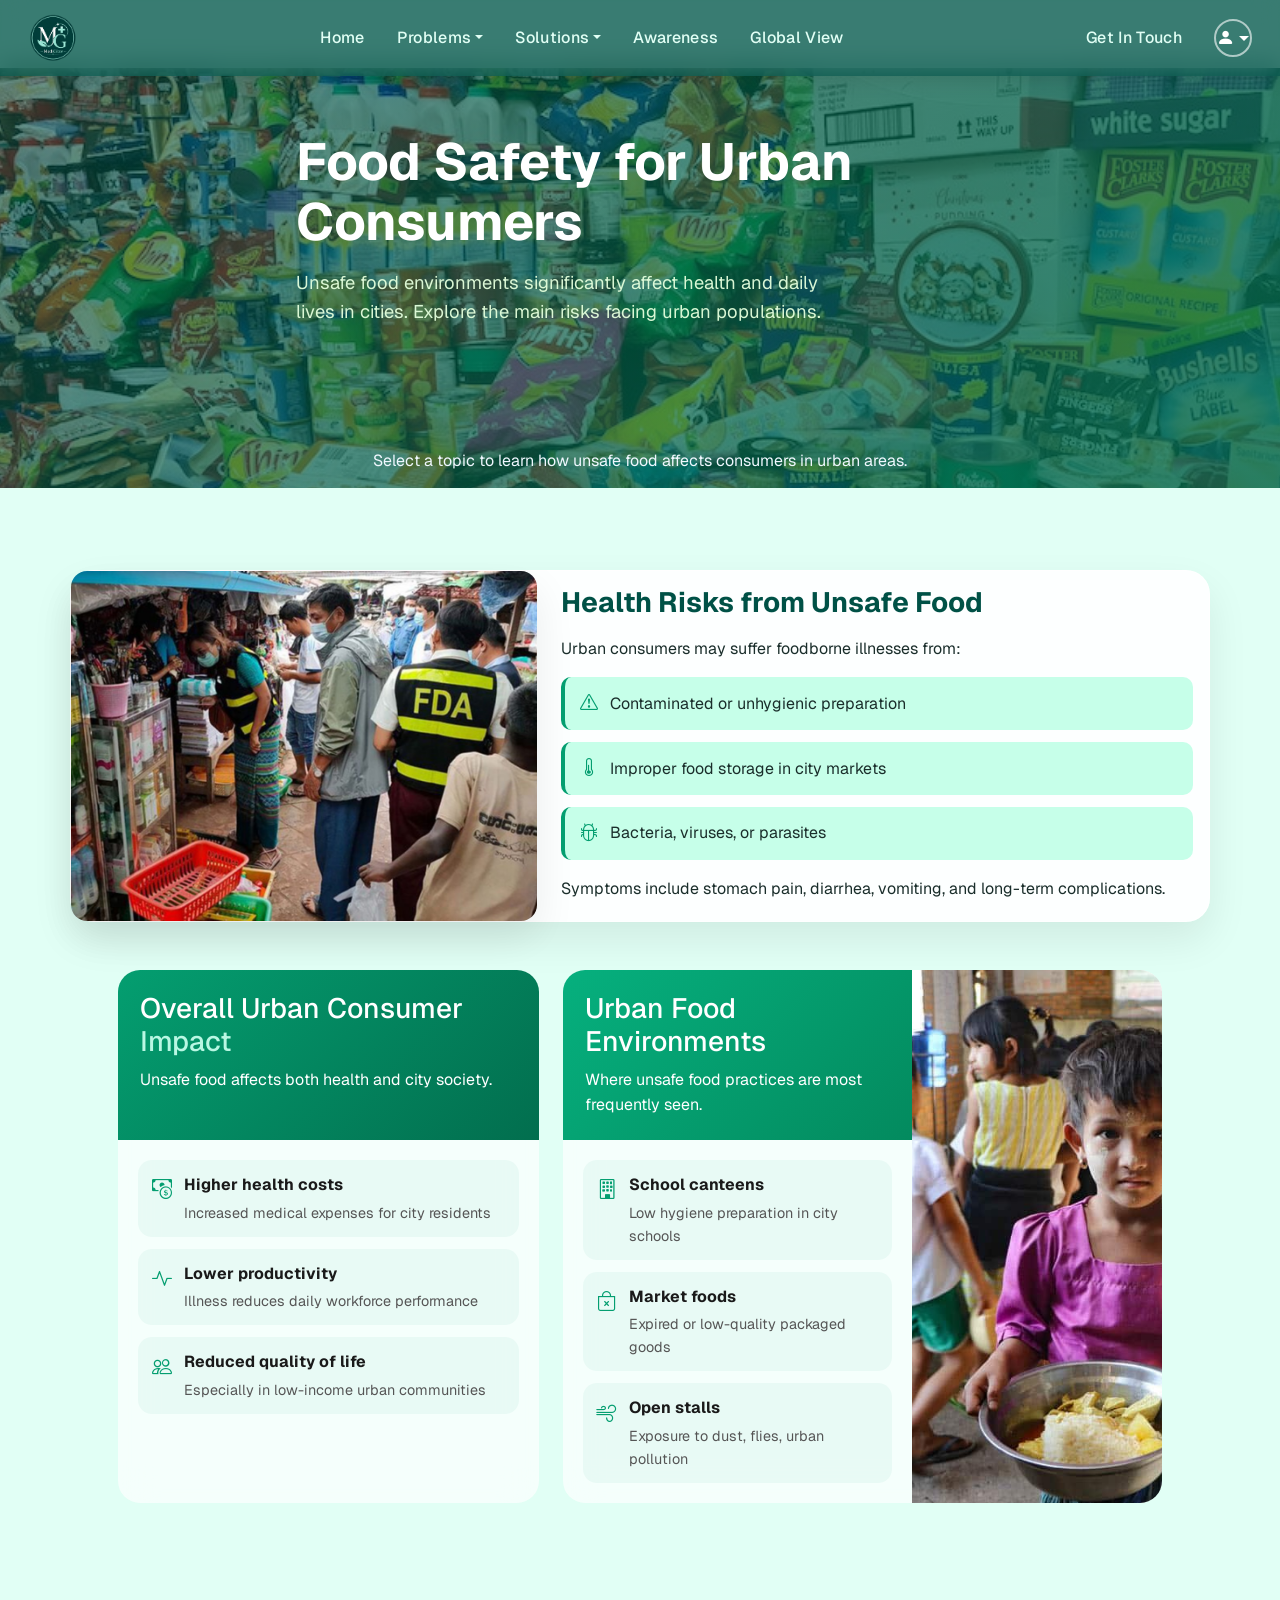
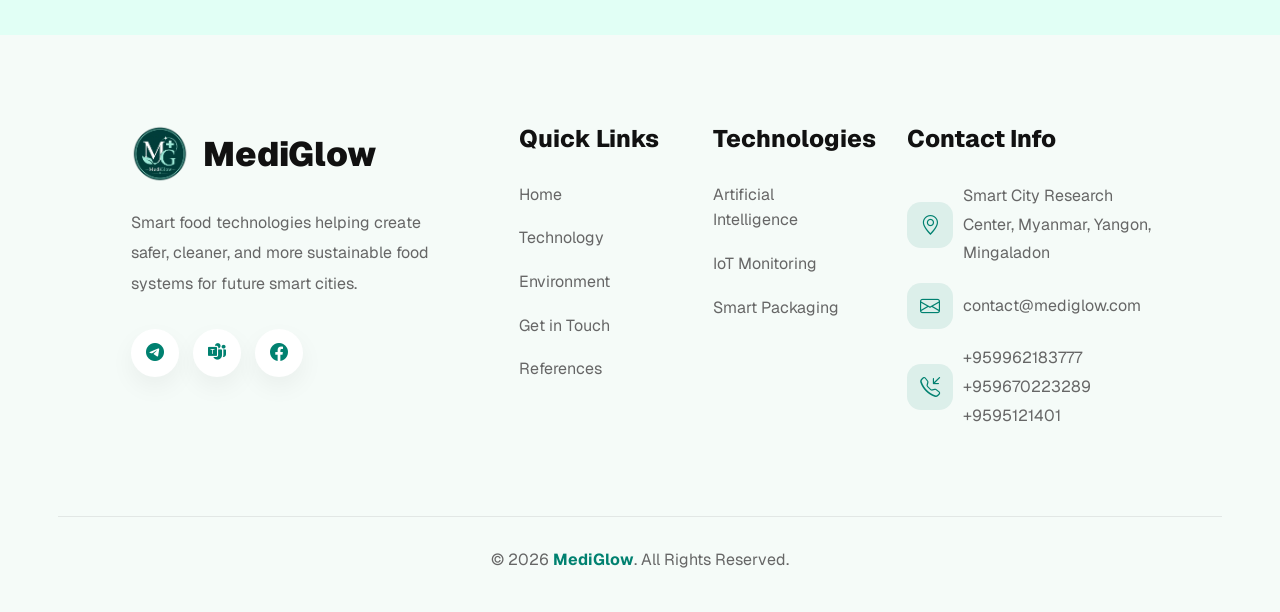
<file: consumer.html>
<!DOCTYPE html>
<html lang="en">
<head>
    <meta charset="UTF-8">
    <meta name="viewport" content="width=device-width, initial-scale=1.0, viewport-fit=cover">
    <title>MediGlow | Consumer</title>

    <!-- Favicon -->
    <link rel="icon" type="image/png" href="imgs/logo.png">

    <!-- Fonts -->
    <link href="https://fonts.googleapis.com/css2?family=Geist:wght@100..900&family=Poppins:wght@300;400;500;600;700;800&display=swap" rel="stylesheet">

    <!-- Bootstrap 5 CSS -->
    <link href="https://cdn.jsdelivr.net/npm/bootstrap@5.3.8/dist/css/bootstrap.min.css" rel="stylesheet">
    <link href="https://cdn.jsdelivr.net/npm/bootstrap-icons@1.13.1/font/bootstrap-icons.min.css" rel="stylesheet">

    <!-- AOS Animation Library -->
    <link href="https://unpkg.com/aos@2.3.1/dist/aos.css" rel="stylesheet">

    <!-- External CSS Files -->
    <link rel="stylesheet" href="css/base.css">
    <link rel="stylesheet" href="css/layout.css">
    <link rel="stylesheet" href="css/components.css">
    <link rel="stylesheet" href="css/pages.css">
    <link rel="stylesheet" href="css/footer.css">
    <style>
        .consumer_start_img_container {
            position: relative;
            background: url(imgs/consumer_bg.jpg) center/cover fixed no-repeat;
            height: 420px;
            overflow: hidden;
        }
        @media (max-width: 992px) and (min-width: 576px) {
            .solution_dropdown {
                left: 50% !important;
                transform: translateX(-50%) !important;
            }
        }
    </style>
</head>
<body>
    <input type="radio" name="auth-panel" id="auth-form-fill" hidden checked>
    <input type="radio" name="auth-panel" id="auth-link-fill" hidden>

    <header>
        <nav class="navbar navbar-expand-lg" aria-label="Main navigation">
            <div class="container-fluid">
                <a href="index.html" class="navbar-brand ms-lg-3" aria-label="MediGlow Home">
                    <img src="imgs/logo.png" alt="MediGlow logo - Smart City Food Safety" width="50" height="50">
                </a>
                <button type="button" class="navbar-toggler me-2" data-bs-toggle="offcanvas" data-bs-target="#offcanvas_nav" aria-controls="offcanvas_nav" aria-expanded="false" aria-label="Toggle navigation menu">
                    <span class="navbar-toggler-icon"></span>
                </button>

                <div class="collapse navbar-collapse" id="nav_id">
                    <ul class="navbar-nav mx-auto" role="menubar">
                        <li class="nav-item" role="none">
                            <a class="nav-link nav_link_color" href="index.html" role="menuitem">Home</a>
                        </li>
                        <li class="nav-item dropdown" role="none">
                            <a href="#" class="nav-link nav_link_color dropdown-toggle" data-bs-toggle="dropdown" role="menuitem" aria-haspopup="true" aria-expanded="false">Problems</a>
                            <ul class="dropdown-menu dropdown_menu_for_nav_items">
                                <li>
                                    <div class="row g-1">
                                        <div class="col-md-6">
                                            <a class="dropdown-item nav_active_stage_dropdown" href="consumer.html">
                                                <div class="row g-0 align-items-center ">
                                                    <div class="col-3 text-center dropdown_text_icon_box nav_avtive_stage_dropdown_text_icon_box">
                                                        <i class="bi bi-bandaid-fill" aria-hidden="true"></i>
                                                    </div>
                                                    <div class="col-9 dropdown_text_section ps-2">
                                                        <h6>Consumers</h6>
                                                        <p>Health issues</p>
                                                    </div>
                                                </div>
                                            </a>
                                        </div>
                                        <div class="col-md-6">
                                            <a class="dropdown-item" href="food_challenges_page.html">
                                                <div class="row g-0 align-items-center">
                                                    <div class="col-3 text-center dropdown_text_icon_box">
                                                        <i class="bi bi-fork-knife" aria-hidden="true"></i>
                                                    </div>
                                                    <div class="col-9 dropdown_text_section ps-2">
                                                        <h6>Unsafe Food</h6>
                                                        <p>Food safety risks</p>
                                                    </div>
                                                </div>
                                            </a>
                                        </div>
                                    </div>
                                </li>
                                <li>
                                    <div class="row g-1 mt-1">
                                        <div class="col-md-6">
                                            <a class="dropdown-item" href="industry.html">
                                                <div class="row g-0 align-items-center">
                                                    <div class="col-3 text-center dropdown_text_icon_box">
                                                        <i class="bi bi-exclamation-triangle-fill" aria-hidden="true"></i>
                                                    </div>
                                                    <div class="col-9 dropdown_text_section ps-2">
                                                        <h6>Industry</h6>
                                                        <p>Environmental impact</p>
                                                    </div>
                                                </div>
                                            </a>
                                        </div>
                                        <div class="col-md-6">
                                            <a class="dropdown-item" href="environment.html">
                                                <div class="row g-0 align-items-center">
                                                    <div class="col-3 text-center dropdown_text_icon_box">
                                                        <i class="bi bi-tree-fill" aria-hidden="true"></i>
                                                    </div>
                                                    <div class="col-9 dropdown_text_section ps-2">
                                                        <h6>Environment</h6>
                                                        <p>Pollution impact</p>
                                                    </div>
                                                </div>
                                            </a>
                                        </div>
                                    </div>
                                </li>
                            </ul>
                        </li>
                        <li class="nav-item dropdown" role="none">
                            <a href="#" class="nav-link nav_link_color dropdown-toggle" data-bs-toggle="dropdown" role="menuitem" aria-haspopup="true" aria-expanded="false">Solutions</a>
                            <ul class="dropdown-menu dropdown_menu_for_nav_items">
                                <li>
                                    <div class="row g-1">
                                        <div class="col-md-6">
                                            <a class="dropdown-item" href="ai_detection.html">
                                                <div class="row g-0 align-items-center">
                                                    <div class="col-3 text-center dropdown_text_icon_box">
                                                        <i class="bi bi-search" aria-hidden="true"></i>
                                                    </div>
                                                    <div class="col-9 dropdown_text_section ps-2">
                                                        <h6>AI Detection</h6>
                                                        <p>Smart scanning</p>
                                                    </div>
                                                </div>
                                            </a>
                                        </div>
                                        <div class="col-md-6">
                                            <a class="dropdown-item" href="smart_packaging.html">
                                                <div class="row g-0 align-items-center">
                                                    <div class="col-3 text-center dropdown_text_icon_box">
                                                        <i class="bi bi-box-seam-fill" aria-hidden="true"></i>
                                                    </div>
                                                    <div class="col-9 dropdown_text_section ps-2">
                                                        <h6>Smart Packaging</h6>
                                                        <p>Freshness tracking</p>
                                                    </div>
                                                </div>
                                            </a>
                                        </div>
                                        <div class="col-md-6">
                                            <a class="dropdown-item" href="modern_technology.html">
                                                <div class="row g-0 align-items-center">
                                                    <div class="col-3 text-center dropdown_text_icon_box">
                                                        <i class="bi bi-cpu" aria-hidden="true"></i>
                                                    </div>
                                                    <div class="col-9 dropdown_text_section ps-2">
                                                        <h6>Modern Technology</h6>
                                                        <p>Sensers & apps</p>
                                                    </div>
                                                </div>
                                            </a>
                                        </div>
                                    </div>
                                </li>
                            </ul>
                        </li>
                        <li class="nav-item" role="none">
                            <a class="nav-link nav_link_color" href="awareness.html" role="menuitem">Awareness</a>
                        </li>
                        <li class="nav-item" role="none">
                            <a class="nav-link nav_link_color" href="global_view.html" role="menuitem">Global View</a>
                        </li>
                    </ul>
                    <ul class="navbar-nav me-lg-3" role="menubar">
                        <li class="nav-item" role="none">
                            <a class="nav-link nav_link_color" href="get_in_touch.html" role="menuitem">Get In Touch</a>
                        </li>
                    </ul>

                    <!-- Logged-in user dropdown (large screens) -->
                    <div class="auth-user dropdown logged_in_lg me-lg-4">
                        <a href="#" class="d-flex align-items-center nav-link dropdown-toggle" data-bs-toggle="dropdown" aria-haspopup="true" aria-expanded="false" aria-label="User menu">
                            <span class="rounded-circle bg-secondary d-flex align-items-center justify-content-center text-white" style="width:32px;height:32px;font-size:0.8rem;" aria-hidden="true">A</span>
                        </a>
                        <ul class="dropdown-menu dropdown-menu-end dropdown_menu_for_profile">
                            <li class="px-3 py-2"><div style="font-weight:600;">Anonymous</div></li>
                            <li><hr class="dropdown-divider"></li>
                            <li><a class="dropdown-item" href="#">Profile</a></li>
                            <li>
                                <label for="auth-guest" class="dropdown-item text-danger" style="cursor:pointer;">Logout</label>
                            </li>
                        </ul>
                    </div>

                    <!-- Guest login button (large screens) -->
                    <div class="dropdown logged_out d-none d-lg-flex pe-lg-3">
                        <a href="#" class="nav-user-icon-btn dropdown-toggle" data-bs-toggle="dropdown" aria-haspopup="true" aria-expanded="false" aria-label="Login or sign up">
                            <i class="bi bi-person-fill" aria-hidden="true"></i>
                        </a>
                        <ul class="dropdown-menu dropdown-menu-end dropdown_menu_for_profile">
                            <li><a class="dropdown-item" href="#modal_login" data-bs-toggle="modal">Login</a></li>
                            <li><a class="dropdown-item" href="#modal_register" data-bs-toggle="modal">Sign Up</a></li>
                        </ul>
                    </div>
                </div>

                <!-- Offcanvas mobile menu -->
                <div class="offcanvas offcanva_for_small_devices offcanvas-end d-lg-none" id="offcanvas_nav" tabindex="-1" aria-label="Mobile navigation menu">
                    <div class="offcanvas-header offcanva_header_for_navbar">
                        <a href="index.html" class="navbar-brand">
                            <img src="imgs/logo.png" height="32" alt="MediGlow">
                        </a>
                        <button type="button" class="btn-close btn-close-white pe-4" data-bs-dismiss="offcanvas" aria-label="Close menu"></button>
                    </div>

                    <div class="offcanvas-body px-4 pt-3">
                        <ul class="navbar-nav">

                            <li class="nav-item mt-2">
                                <div class="row">
                                    <div class="col-sm-5">
                                        <a class="nav-link nav_link_color" href="index.html">Home</a>
                                    </div>
                                    <div class="col-sm-5">
                                        <a class="nav-link nav_link_color" href="awareness.html">Awareness</a>
                                    </div>
                                </div>
                            </li>

                            <li class="nav-item mt-2">
                                <div class="row">

                                    <div class="col-sm-5">
                                        <a href="#" class="nav-link nav_link_color dropdown-toggle" data-bs-toggle="dropdown" role="menuitem" aria-haspopup="true" aria-expanded="false">Problems</a>

                                        <ul class="dropdown-menu dropdown_menu_for_nav_items">
                                            <li>
                                                <div class="row g-1">
                                                    <div class="col-md-12">
                                                        <a class="dropdown-item nav_active_stage_dropdown" href="consumer.html">
                                                            <div class="row g-0 align-items-center">
                                                                <div class="col-3 text-center dropdown_text_icon_box nav_avtive_stage_dropdown_text_icon_box">
                                                                    <i class="bi bi-bandaid-fill" aria-hidden="true"></i>
                                                                </div>
                                                                <div class="col-9 dropdown_text_section ps-2">
                                                                    <h6>Consumers</h6>
                                                                    <p>Health issues</p>
                                                                </div>
                                                            </div>
                                                        </a>
                                                    </div>

                                                    <div class="col-md-12">
                                                        <a class="dropdown-item" href="food_challenges_page.html">
                                                            <div class="row g-0 align-items-center">
                                                                <div class="col-3 text-center dropdown_text_icon_box">
                                                                    <i class="bi bi-fork-knife" aria-hidden="true"></i>
                                                                </div>
                                                                <div class="col-9 dropdown_text_section ps-2">
                                                                    <h6>Unsafe Food</h6>
                                                                    <p>Food safety risks</p>
                                                                </div>
                                                            </div>
                                                        </a>
                                                    </div>
                                                </div>
                                            </li>

                                            <li>
                                                <div class="row g-1 mt-1">
                                                    <div class="col-md-12">
                                                        <a class="dropdown-item" href="industry.html">
                                                            <div class="row g-0 align-items-center">
                                                                <div class="col-3 text-center dropdown_text_icon_box">
                                                                    <i class="bi bi-exclamation-triangle-fill" aria-hidden="true"></i>
                                                                </div>
                                                                <div class="col-9 dropdown_text_section ps-2">
                                                                    <h6>Industry</h6>
                                                                    <p>Environmental impact</p>
                                                                </div>
                                                            </div>
                                                        </a>
                                                    </div>

                                                    <div class="col-md-12">
                                                        <a class="dropdown-item" href="environment.html">
                                                            <div class="row g-0 align-items-center">
                                                                <div class="col-3 text-center dropdown_text_icon_box">
                                                                    <i class="bi bi-tree-fill" aria-hidden="true"></i>
                                                                </div>
                                                                <div class="col-9 dropdown_text_section ps-2">
                                                                    <h6>Environment</h6>
                                                                    <p>Pollution impact</p>
                                                                </div>
                                                            </div>
                                                        </a>
                                                    </div>
                                                </div>
                                            </li>
                                        </ul>
                                    </div>

                                    <div class="col-sm-5">
                                        <a href="#" class="nav-link nav_link_color dropdown-toggle" data-bs-toggle="dropdown" role="menuitem" aria-haspopup="true" aria-expanded="false">Solutions</a>
                                        <ul class="dropdown-menu solution_dropdown dropdown_menu_for_nav_items">
                                            <li>
                                                <div class="row g-1">

                                                    <div class="col-md-12">
                                                        <a class="dropdown-item" href="ai_detection.html">
                                                            <div class="row g-0 align-items-center">
                                                                <div class="col-3 text-center dropdown_text_icon_box">
                                                                    <i class="bi bi-search" aria-hidden="true"></i>
                                                                </div>
                                                                <div class="col-9 dropdown_text_section ps-2">
                                                                    <h6>AI Detection</h6>
                                                                    <p>Smart scanning</p>
                                                                </div>
                                                            </div>
                                                        </a>
                                                    </div>

                                                    <div class="col-md-12">
                                                        <a class="dropdown-item" href="smart_packaging.html">
                                                            <div class="row g-0 align-items-center">
                                                                <div class="col-3 text-center dropdown_text_icon_box">
                                                                    <i class="bi bi-box-seam-fill" aria-hidden="true"></i>
                                                                </div>
                                                                <div class="col-9 dropdown_text_section ps-2">
                                                                    <h6>Smart Packaging</h6>
                                                                    <p>Freshness tracking</p>
                                                                </div>
                                                            </div>
                                                        </a>
                                                    </div>

                                                    <div class="col-md-12">
                                                        <a class="dropdown-item" href="modern_technology.html">
                                                            <div class="row g-0 align-items-center">
                                                                <div class="col-3 text-center dropdown_text_icon_box">
                                                                    <i class="bi bi-cpu" aria-hidden="true"></i>
                                                                </div>
                                                                <div class="col-9 dropdown_text_section ps-2">
                                                                    <h6>Modern Technology</h6>
                                                                    <p>Sensers & apps</p>
                                                                </div>
                                                            </div>
                                                        </a>
                                                    </div>

                                                </div>
                                            </li>
                                        </ul>
                                    </div>

                                </div>
                            </li>

                            <li class="nav-item mt-2">
                                <div class="row">
                                    <div class="col-sm-5">
                                        <a class="nav-link nav_link_color" href="get_in_touch.html">Get in Touch</a>
                                    </div>
                                    <div class="col-sm-5">
                                        <a class="nav-link nav_link_color" href="global_view.html">Global View</a>
                                    </div>
                                </div>
                            </li>

                        </ul>

                        <hr style="border-color:rgba(255,255,255,0.3);">

                        <div class="d-flex justify-content-center logged_out gap-3">
                            <a href="#modal_login_sm" data-bs-toggle="modal" class="btn btn-outline-light btn-sm">Login</a>
                            <a href="#modal_register_sm" data-bs-toggle="modal" class="btn btn-light btn-sm">Sign Up</a>
                        </div>
                    </div>
                </div>
            </div>
        </nav>
    </header>



    <!-- Large Login Modal -->
    <div class="modal fade" data-bs-backdrop="static" id="modal_login" tabindex="-1" aria-hidden="true">
        <div class="modal-dialog modal-dialog-centered modal-xl">
            <div class="modal-content position-relative">

                <button type="button"
                    class="btn-close position-absolute top-0 end-0 m-3 btn-close-white"
                    data-bs-dismiss="modal"
                    style="z-index:10;"
                    aria-label="Close login modal">
                </button>

                <div class="row g-0">

                    <div class="col-md-6 modal-image-col"
                        style="background-image: url('img/login_signup.jpg');"
                        role="img"
                        aria-label="Myanmar traditional dish">
                    </div>

                    <div class="col-md-6 modal-form-col">

                        <div class="form-scroll">

                            <h2 class="auth-title">Welcome back</h2>

                            <div class="form_fill">

                                <div class="mb-3">
                                    <input class="auth-email-input"
                                        type="email"
                                        placeholder="Email address"
                                        aria-label="Email address">
                                </div>

                                <div class="mb-3">
                                    <input class="auth-email-input"
                                        type="password"
                                        placeholder="Password"
                                        aria-label="Password">
                                </div>

                                <div class="text-end mb-3">
                                    <a href="#modal_forgot"
                                        data-bs-toggle="modal"
                                        style="color: var(--medi-primary);">
                                        Forgot password?
                                    </a>
                                </div>

                                <label class="auth-email-btn"
                                    for="auth-logged"
                                    data-bs-dismiss="modal">
                                    Log In
                                </label>

                                <hr class="auth-divider">

                                <p class="text-center social-toggle-text mb-0">
                                    or continue with
                                    <label class="login_form" for="auth-link-fill">
                                        social accounts
                                    </label>
                                </p>

                            </div>

                            <div class="link_fill">

                                <label class="auth-social-btn"
                                    for="auth-logged"
                                    data-bs-dismiss="modal">

                                    <svg width="18" height="18" viewBox="0 0 48 48" aria-hidden="true">
                                        <path fill="#EA4335"
                                            d="M24 9.5c3.54 0 6.71 1.22 9.21 3.6l6.85-6.85C35.9 2.38 30.47 0 24 0 14.62 0 6.51 5.38 2.56 13.22l7.98 6.19C12.43 13.72 17.74 9.5 24 9.5z" />
                                        <path fill="#4285F4"
                                            d="M46.98 24.55c0-1.57-.15-3.09-.38-4.55H24v9.02h12.94c-.58 2.96-2.26 5.48-4.78 7.18l7.73 6c4.51-4.18 7.09-10.36 7.09-17.65z" />
                                        <path fill="#FBBC05"
                                            d="M10.53 28.59a14.5 14.5 0 0 1 0-9.18l-7.98-6.19a24.08 24.08 0 0 0 0 21.56l7.98-6.19z" />
                                        <path fill="#34A853"
                                            d="M24 48c6.48 0 11.93-2.13 15.89-5.81l-7.73-6c-2.15 1.45-4.92 2.3-8.16 2.3-6.26 0-11.57-4.22-13.47-9.91l-7.98 6.19C6.51 42.62 14.62 48 24 48z" />
                                    </svg>

                                    Continue with Google
                                </label>

                                <label class="auth-social-btn"
                                    for="auth-logged"
                                    data-bs-dismiss="modal">

                                    <svg width="18" height="18" viewBox="0 0 16 16" aria-hidden="true">
                                        <path d="M8 0C3.58 0 0 3.58 0 8c0 3.54 2.29 6.53 5.47 7.59.4.07.55-.17.55-.38 0-.19-.01-.82-.01-1.49-2.01.37-2.53-.49-2.69-.94-.09-.23-.48-.94-.82-1.13-.28-.15-.68-.52-.01-.53.63-.01 1.08.58 1.23.82.72 1.21 1.87.87 2.33.66.07-.52.28-.87.51-1.07-1.78-.2-3.64-.89-3.64-3.95 0-.87.31-1.59.82-2.15-.08-.2-.36-1.02.08-2.12 0 0 .67-.21 2.2.82.64-.18 1.32-.27 2-.27.68 0 1.36.09 2 .27 1.53-1.04 2.2-.82 2.2-.82.44 1.1.16 1.92.08 2.12.51.56.82 1.27.82 2.15 0 3.07-1.87 3.75-3.65 3.95.29.25.54.73.54 1.48 0 1.07-.01 1.93-.01 2.2 0 .21.15.46.55.38A8.013 8.013 0 0 0 16 8c0-4.42-3.58-8-8-8z" />
                                    </svg>

                                    Continue with GitHub
                                </label>

                                <label class="auth-social-btn"
                                    for="auth-logged"
                                    data-bs-dismiss="modal">

                                    <svg width="18" height="18" viewBox="0 0 24 24" aria-hidden="true">
                                        <path d="M17.05 20.28c-.98.95-2.05.8-3.08.35-1.09-.46-2.09-.48-3.24 0-1.44.62-2.2.44-3.06-.35C2.79 15.25 3.51 7.59 9.05 7.31c1.35.07 2.29.74 3.08.8 1.18-.24 2.31-.93 3.57-.84 1.51.12 2.65.72 3.4 1.8-3.12 1.87-2.38 5.98.48 7.13-.57 1.5-1.31 2.99-2.54 4.09zM12.03 7.25c-.15-2.23 1.66-4.07 3.74-4.25.29 2.58-2.34 4.5-3.74 4.25z" />
                                    </svg>

                                    Continue with Apple
                                </label>

                                <hr class="auth-divider">

                                <p class="text-center social-toggle-text mb-0">
                                    <label class="login_form" for="auth-form-fill">
                                        Login with email & password?
                                    </label>
                                </p>

                            </div>

                            <div class="auth-signup-link">
                                Don't have an account?
                                <a href="#modal_register"
                                    data-bs-toggle="modal"
                                    data-bs-target="#modal_register"
                                    data-bs-dismiss="modal">
                                    Sign Up
                                </a>
                            </div>

                        </div>

                        <div class="auth-footer">
                            <a href="#">Terms</a>
                            <a href="#">Privacy Policy</a>
                        </div>

                    </div>

                </div>

            </div>
        </div>
    </div>

    <!-- Large Register Modal -->
    <div class="modal fade"
        data-bs-backdrop="static"
        id="modal_register"
        tabindex="-1"
        aria-hidden="true">

        <div class="modal-dialog modal-dialog-centered modal-xl">

            <div class="modal-content position-relative">

                <button type="button"
                    class="btn-close position-absolute top-0 end-0 m-3 btn-close-white"
                    data-bs-dismiss="modal"
                    style="z-index:10;"
                    aria-label="Close register modal">
                </button>

                <div class="row g-0">

                    <!-- Left Image -->
                    <div class="col-md-6 modal-image-col"
                        style="background-image: url('img/login_signup.jpg');"
                        role="img"
                        aria-label="Myanmar traditional dish">
                    </div>

                    <!-- Right Form -->
                    <div class="col-md-6 modal-form-col">

                        <div class="form-scroll">

                            <h2 class="auth-title">
                                Create your account
                            </h2>

                            <!-- Email Form -->
                            <div class="form_fill">

                                <div class="mb-3">
                                    <input class="auth-email-input"
                                        type="text"
                                        placeholder="Username"
                                        aria-label="Username">
                                </div>

                                <div class="mb-3">
                                    <input class="auth-email-input"
                                        type="email"
                                        placeholder="Email address"
                                        aria-label="Email address">
                                </div>

                                <div class="mb-3">
                                    <input class="auth-email-input"
                                        type="password"
                                        placeholder="Password"
                                        aria-label="Password">
                                </div>

                                <label class="auth-email-btn"
                                    for="auth-logged"
                                    data-bs-dismiss="modal">
                                    Sign Up
                                </label>

                                <hr class="auth-divider">

                                <p class="text-center social-toggle-text mb-0">
                                    or continue with
                                    <label class="login_form" for="auth-link-fill">
                                        social accounts
                                    </label>
                                </p>

                            </div>

                            <!-- Social Login -->
                            <div class="link_fill">

                                <!-- Google -->
                                <label class="auth-social-btn"
                                    for="auth-logged"
                                    data-bs-dismiss="modal">

                                    <svg width="18"
                                        height="18"
                                        viewBox="0 0 48 48"
                                        aria-hidden="true">

                                        <path fill="#EA4335"
                                            d="M24 9.5c3.54 0 6.71 1.22 9.21 3.6l6.85-6.85C35.9 2.38 30.47 0 24 0 14.62 0 6.51 5.38 2.56 13.22l7.98 6.19C12.43 13.72 17.74 9.5 24 9.5z" />

                                        <path fill="#4285F4"
                                            d="M46.98 24.55c0-1.57-.15-3.09-.38-4.55H24v9.02h12.94c-.58 2.96-2.26 5.48-4.78 7.18l7.73 6c4.51-4.18 7.09-10.36 7.09-17.65z" />

                                        <path fill="#FBBC05"
                                            d="M10.53 28.59a14.5 14.5 0 0 1 0-9.18l-7.98-6.19a24.08 24.08 0 0 0 0 21.56l7.98-6.19z" />

                                        <path fill="#34A853"
                                            d="M24 48c6.48 0 11.93-2.13 15.89-5.81l-7.73-6c-2.15 1.45-4.92 2.3-8.16 2.3-6.26 0-11.57-4.22-13.47-9.91l-7.98 6.19C6.51 42.62 14.62 48 24 48z" />
                                    </svg>

                                    Continue with Google
                                </label>

                                <!-- GitHub -->
                                <label class="auth-social-btn"
                                    for="auth-logged"
                                    data-bs-dismiss="modal">

                                    <svg width="18"
                                        height="18"
                                        viewBox="0 0 16 16"
                                        aria-hidden="true">

                                        <path d="M8 0C3.58 0 0 3.58 0 8c0 3.54 2.29 6.53 5.47 7.59.4.07.55-.17.55-.38 0-.19-.01-.82-.01-1.49-2.01.37-2.53-.49-2.69-.94-.09-.23-.48-.94-.82-1.13-.28-.15-.68-.52-.01-.53.63-.01 1.08.58 1.23.82.72 1.21 1.87.87 2.33.66.07-.52.28-.87.51-1.07-1.78-.2-3.64-.89-3.64-3.95 0-.87.31-1.59.82-2.15-.08-.2-.36-1.02.08-2.12 0 0 .67-.21 2.2.82.64-.18 1.32-.27 2-.27.68 0 1.36.09 2 .27 1.53-1.04 2.2-.82 2.2-.82.44 1.1.16 1.92.08 2.12.51.56.82 1.27.82 2.15 0 3.07-1.87 3.75-3.65 3.95.29.25.54.73.54 1.48 0 1.07-.01 1.93-.01 2.2 0 .21.15.46.55.38A8.013 8.013 0 0 0 16 8c0-4.42-3.58-8-8-8z" />
                                    </svg>

                                    Continue with GitHub
                                </label>

                                <!-- Apple -->
                                <label class="auth-social-btn"
                                    for="auth-logged"
                                    data-bs-dismiss="modal">

                                    <svg width="18"
                                        height="18"
                                        viewBox="0 0 24 24"
                                        aria-hidden="true">

                                        <path d="M17.05 20.28c-.98.95-2.05.8-3.08.35-1.09-.46-2.09-.48-3.24 0-1.44.62-2.2.44-3.06-.35C2.79 15.25 3.51 7.59 9.05 7.31c1.35.07 2.29.74 3.08.8 1.18-.24 2.31-.93 3.57-.84 1.51.12 2.65.72 3.4 1.8-3.12 1.87-2.38 5.98.48 7.13-.57 1.5-1.31 2.99-2.54 4.09zM12.03 7.25c-.15-2.23 1.66-4.07 3.74-4.25.29 2.58-2.34 4.5-3.74 4.25z" />
                                    </svg>

                                    Continue with Apple
                                </label>

                                <hr class="auth-divider">

                                <p class="text-center social-toggle-text mb-0">
                                    <label class="login_form" for="auth-form-fill">
                                        Sign up with email & password?
                                    </label>
                                </p>

                            </div>

                            <!-- Bottom Link -->
                            <div class="auth-signup-link">
                                Already have an account?

                                <a href="#modal_login"
                                    data-bs-toggle="modal"
                                    data-bs-dismiss="modal">
                                    Log In
                                </a>
                            </div>

                        </div>

                        <!-- Footer -->
                        <div class="auth-footer">
                            <a href="#">Terms</a>
                            <a href="#">Privacy Policy</a>
                        </div>

                    </div>

                </div>

            </div>

        </div>
    </div>

    <!-- Small Login Modal -->
    <div class="modal fade"
        data-bs-backdrop="static"
        id="modal_login_sm"
        tabindex="-1"
        aria-hidden="true">

        <div class="modal-dialog modal-dialog-centered">

            <div class="modal-content" style="border-radius:20px;">

                <div class="modal-body p-4 position-relative">

                    <button type="button"
                        class="btn-close position-absolute top-0 end-0 m-3"
                        data-bs-dismiss="modal"
                        aria-label="Close">
                    </button>

                    <h2 class="auth-title">
                        Welcome back
                    </h2>

                    <!-- Email Form -->
                    <div class="form_fill">

                        <div class="mb-3">
                            <input class="auth-email-input"
                                type="email"
                                placeholder="Email address"
                                aria-label="Email">
                        </div>

                        <div class="mb-3">
                            <input class="auth-email-input"
                                type="password"
                                placeholder="Password"
                                aria-label="Password">
                        </div>

                        <div class="text-end mb-3">
                            <a href="#modal_forgot"
                                data-bs-toggle="modal"
                                style="color:var(--medi-primary);">
                                Forgot password?
                            </a>
                        </div>

                        <label class="auth-email-btn"
                            for="auth-logged"
                            data-bs-dismiss="modal">
                            Log In
                        </label>

                        <hr class="auth-divider">

                        <p class="text-center social-toggle-text mb-0">
                            or continue with
                            <label class="login_form" for="auth-link-fill">
                                social accounts
                            </label>
                        </p>

                    </div>

                    <!-- Social Login -->
                    <div class="link_fill">

                        <label class="auth-social-btn"
                            for="auth-logged"
                            data-bs-dismiss="modal">
                            Continue with Google
                        </label>

                        <label class="auth-social-btn"
                            for="auth-logged"
                            data-bs-dismiss="modal">
                            Continue with GitHub
                        </label>

                        <label class="auth-social-btn"
                            for="auth-logged"
                            data-bs-dismiss="modal">
                            Continue with Apple
                        </label>

                        <hr class="auth-divider">

                        <p class="text-center social-toggle-text mb-0">
                            <label class="login_form" for="auth-form-fill">
                                Login with email & password?
                            </label>
                        </p>

                    </div>

                    <!-- Bottom Link -->
                    <div class="auth-signup-link">
                        Don't have an account?

                        <a href="#modal_register_sm"
                            data-bs-toggle="modal"
                            data-bs-dismiss="modal">
                            Sign Up
                        </a>
                    </div>

                </div>

            </div>

        </div>

    </div>

    <!-- Small Register Modal -->
    <div class="modal fade"
        data-bs-backdrop="static"
        id="modal_register_sm"
        tabindex="-1"
        aria-hidden="true">

        <div class="modal-dialog modal-dialog-centered">

            <div class="modal-content" style="border-radius:20px;">

                <div class="modal-body p-4 position-relative">

                    <button type="button"
                        class="btn-close position-absolute top-0 end-0 m-3"
                        data-bs-dismiss="modal"
                        aria-label="Close">
                    </button>

                    <h2 class="auth-title">
                        Create your account
                    </h2>

                    <!-- Email Form -->
                    <div class="form_fill">

                        <div class="mb-3">
                            <input class="auth-email-input"
                                type="text"
                                placeholder="Username"
                                aria-label="Username">
                        </div>

                        <div class="mb-3">
                            <input class="auth-email-input"
                                type="email"
                                placeholder="Email address"
                                aria-label="Email">
                        </div>

                        <div class="mb-3">
                            <input class="auth-email-input"
                                type="password"
                                placeholder="Password"
                                aria-label="Password">
                        </div>

                        <button class="auth-email-btn"
                            for="auth-logged"
                            data-bs-dismiss="modal" data-bs-toggle="modal" data-bs-target="#signupModal" >
                            Sign Up
                        </button>

                        <hr class="auth-divider">

                        <p class="text-center social-toggle-text mb-0">
                            or continue with
                            <label class="login_form" for="auth-link-fill">
                                social accounts
                            </label>
                        </p>

                    </div>

                    <!-- Social Login -->
                    <div class="link_fill">

                        <label class="auth-social-btn"
                            for="auth-logged"
                            data-bs-dismiss="modal">
                            Continue with Google
                        </label>

                        <label class="auth-social-btn"
                            for="auth-logged"
                            data-bs-dismiss="modal">
                            Continue with GitHub
                        </label>

                        <label class="auth-social-btn"
                            for="auth-logged"
                            data-bs-dismiss="modal">
                            Continue with Apple
                        </label>

                        <hr class="auth-divider">

                        <p class="text-center social-toggle-text mb-0">
                            <label class="login_form" for="auth-form-fill">
                                Sign up with email & password?
                            </label>
                        </p>

                    </div>

                    <!-- Bottom Link -->
                    <div class="auth-signup-link">
                        Already have an account?

                        <a href="#modal_login_sm"
                            data-bs-toggle="modal"
                            data-bs-dismiss="modal">
                            Log In
                        </a>
                    </div>

                </div>

            </div>

        </div>

    </div>

    <!-- Forgot Password Modal -->
    <div class="modal fade"
        data-bs-backdrop="static"
        id="modal_forgot"
        tabindex="-1"
        aria-hidden="true">

        <div class="modal-dialog modal-dialog-centered">

            <div class="modal-content" style="border-radius:20px;">

                <!-- Header -->
                <div class="modal-header">

                    <h5 class="modal-title">
                        Reset Password
                    </h5>

                    <button type="button"
                        class="btn-close"
                        data-bs-dismiss="modal"
                        aria-label="Close">
                    </button>

                </div>

                <!-- Body -->
                <div class="modal-body">

                    <div class="mb-3">
                        <input class="auth-email-input"
                            type="password"
                            placeholder="New Password"
                            aria-label="New password">
                    </div>

                    <div class="mb-3">
                        <input class="auth-email-input"
                            type="password"
                            placeholder="Confirm Password"
                            aria-label="Confirm password">
                    </div>

                    <label class="auth-email-btn"
                        data-bs-dismiss="modal">
                        Reset
                    </label>

                </div>

            </div>

        </div>

    </div>

    <button class="d-lg-none p-2 mobile_tap_pane_button d-flex justify-content-center align-items-center" type="button" data-bs-toggle="offcanvas" data-bs-target="#tab_pane_consumer_offcanvas" aria-label="Open consumer topics sidebar">
        <svg xmlns="http://www.w3.org/2000/svg" width="30" height="30" fill="currentColor" class="bi bi-layout-sidebar" viewBox="0 0 16 16" aria-hidden="true"><path d="M0 3a2 2 0 0 1 2-2h12a2 2 0 0 1 2 2v10a2 2 0 0 1-2 2H2a2 2 0 0 1-2-2zm5-1v12h9a1 1 0 0 0 1-1V3a1 1 0 0 0-1-1zM4 2H2a1 1 0 0 0-1 1v10a1 1 0 0 0 1 1h2z"/></svg>
    </button>
    <div class="container-fluid p-0">
        <div class="consumer_start_img_container">
            <div class="container consumer-hero-inner ps-3">
                <h1>Food Safety for Urban Consumers</h1>
                <p class="consumer-hero-sub">Unsafe food environments significantly affect health and daily lives in cities. Explore the main risks facing urban populations.</p>
            </div>
        </div>
        <div class="container consumer-tabs-wrap">
            <p class="consumer-section-intro d-none d-lg-block" style="color: aliceblue;">Select a topic to learn how unsafe food affects consumers in urban areas.</p>
            <ul class="nav nav-pills consumer_tab_pane_body d-none d-xxl-flex justify-content-center gap-4 flex-wrap" role="tablist">
                <li class="nav-item" role="presentation">
                    <a href="#consumer_health" class="nav-link consumer_tab_pane active fw-bold pt-3" data-bs-toggle="tab" role="tab" aria-selected="true">
                        <div class="d-flex align-items-center p-0 h-100">
                            <div class="consumer_icon_bg text-center me-3" style="margin-bottom: 0.01px;">
                                <i class="bi bi-radioactive fs-4" aria-hidden="true"></i>
                            </div>
                            <span class="">
                                Health Risks
                            </span>
                        </div>
                    </a>
                </li>

                <li class="nav-item" role="presentation">
                    <a href="#consumer_chemical" class="nav-link consumer_tab_pane fw-bold pt-3" data-bs-toggle="tab" role="tab" aria-selected="false">
                        <div class="d-flex align-items-center p-0 h-100">
                            <div class="consumer_icon_bg text-center me-3" style="margin-bottom: 0.01px;">
                                <i class="bi bi-flask fs-4" aria-hidden="true"></i>
                            </div>
                            <span class="">
                                Chemical Contamination
                            </span>
                        </div>
                    </a>
                </li>

                <li class="nav-item" role="presentation">
                    <a href="#consumer_expired" class="nav-link consumer_tab_pane fw-bold pt-3" data-bs-toggle="tab" role="tab" aria-selected="false">
                        <div class="d-flex align-items-center p-0 h-100">
                            <div class="consumer_icon_bg text-center me-3" style="margin-bottom: 0.01px;">
                                <i class="bi bi-calendar-date fs-4" aria-hidden="true"></i>
                            </div>
                            <span class="">
                                Expired Food
                            </span>
                        </div>
                    </a>
                </li>

                <li class="nav-item" role="presentation">
                    <a href="#consumer_unsafe_packaging" class="nav-link consumer_tab_pane fw-bold pt-3" data-bs-toggle="tab" role="tab" aria-selected="false">
                        <div class="d-flex align-items-center p-0 h-100">
                            <div class="consumer_icon_bg text-center me-3" style="margin-bottom: 0.01px;">
                                <i class="bi bi-box fs-4" aria-hidden="true"></i>
                            </div>
                            <span class="">
                                Unsafe Packaging
                            </span>
                        </div>
                    </a>
                </li>

            </ul>
        </div>
        <div class="offcanvas offcanvas-start" id="tab_pane_consumer_offcanvas" tabindex="-1" aria-label="Consumer topics navigation" style="z-index: 30000;">
            <div class="offcanvas-header"><h2 style="color:rgb(0, 0, 0);">More</h2><button type="button" class="btn-close btn-close-white" data-bs-dismiss="offcanvas" aria-label="Close"></button></div>
                <div class="offcanvas-body "><ul class="nav nav-pills flex-column p-3 tab_bar" role="tablist">
                    <li class="nav-item pt-3" role="presentation"><a href="#consumer_health" class="nav-link consumer_tab_pane active" data-bs-toggle="tab" role="tab">Health Risks</a></li>
                    <li class="nav-item pt-3" role="presentation"><a href="#consumer_chemical" class="nav-link consumer_tab_pane" data-bs-toggle="tab" role="tab">Chemical Contamination</a></li>
                    <li class="nav-item pt-3" role="presentation"><a href="#consumer_expired" class="nav-link consumer_tab_pane" data-bs-toggle="tab" role="tab">Expired Food</a></li>
                    <li class="nav-item pt-3" role="presentation"><a href="#consumer_unsafe_packaging" class="nav-link consumer_tab_pane" data-bs-toggle="tab" role="tab">Unsafe Packaging</a></li>
                </ul>
            </div>
        </div>

        <div class="tab-content mt-5 mb-5">
            <div class="tab-pane show active" id="consumer_health" role="tabpanel">
                <div class="container consumer_content_container p-0 pe-3">
                    <div class="row  align-items-center">
                        <div class="col-lg-5 pe-0 mb-3 mb-lg-0">
                            <img src="imgs/consumer_unsafefood.jpg" class="consumer-tab-img p-0" alt="Consumer health risks from unsafe food" loading="lazy">
                        </div>
                        <div class="col-lg-7 ps-4">
                            <h3>Health Risks from Unsafe Food</h3>
                            <p>Urban consumers may suffer foodborne illnesses from:</p>
                            <div class="ai_d_feature_list">
                                <div class="consumer_feature_item">
                                    <i class="bi bi-exclamation-triangle" aria-hidden="true"></i>
                                    <span>Contaminated or unhygienic preparation</span>
                                </div>
                                <div class="consumer_feature_item">
                                    <i class="bi bi-thermometer-half" aria-hidden="true"></i>
                                    <span>Improper food storage in city markets</span>
                                </div>
                                <div class="consumer_feature_item">
                                    <i class="bi bi-bug" aria-hidden="true"></i>
                                    <span>Bacteria, viruses, or parasites</span>
                                </div>
                            </div>
                            <p class="mt-3 mb-0 pb-1">Symptoms include stomach pain, diarrhea, vomiting, and long-term complications.</p>
                        </div>
                    </div>
                </div>
            </div>

            <div class="tab-pane" id="consumer_chemical" role="tabpanel">
                <div class="container consumer_content_container p-0 pe-3">
                    <div class="row g-4 align-items-center">
                        <div class="col-lg-5 pe-0 ">
                            <img src="imgs/chemical_food.png" class="consumer-tab-img" alt="Chemical contamination in food" loading="lazy">
                        </div>
                        <div class="col-lg-7 ps-4">
                            <h3>Chemical and Artificial Contamination</h3>
                            <p>Harmful substances include:</p>
                            <div class="ai_d_feature_list">
                                <div class="consumer_feature_item">
                                    <i class="bi bi-capsule-pill" aria-hidden="true"></i>
                                    <span>Excessive preservatives/additives</span>
                                </div>
                                <div class="consumer_feature_item">
                                    <i class="bi bi-flower1" aria-hidden="true"></i>
                                    <span>Pesticide residues in produce</span>
                                </div>
                                <div class="consumer_feature_item">
                                    <i class="bi bi-palette" aria-hidden="true"></i>
                                    <span>Unsafe coloring agents</span>
                                </div>
                            </div>
                            <p class="mt-3 mb-0 pb-1">Long-term exposure increases risk of chronic diseases in urban populations.</p>
                        </div>
                    </div>
                </div>
            </div>

            <div class="tab-pane" id="consumer_expired" role="tabpanel">
                <div class="container consumer_content_container p-0 pe-3">
                    <div class="row g-4 align-items-center">
                        <div class="col-lg-5 pe-0 mb-2 mb-lg-0">
                            <img src="imgs/expired_food.jpg" class="consumer-tab-img" alt="Expired food products" loading="lazy">
                        </div>
                        <div class="col-lg-7 ps-4">
                            <h3>Expired or Poor-Quality Food</h3>
                            <div class="ai_d_feature_list">
                                <div class="consumer_feature_item">
                                    <i class="bi bi-calendar-x" aria-hidden="true"></i>
                                    <span>Expired packaged foods still sold in city shops</span>
                                </div>
                                <div class="consumer_feature_item">
                                    <i class="bi bi-emoji-frown" aria-hidden="true"></i>
                                    <span>Poor quality processed food in urban markets</span>
                                </div>
                                <div class="consumer_feature_item">
                                    <i class="bi bi-eye-slash" aria-hidden="true"></i>
                                    <span>Misleading labels hiding expiration dates</span>
                                </div>
                            </div>
                            <p class="mt-3 mb-0 pb-1">This increases the chance of food poisoning outbreaks.</p>
                        </div>
                    </div>
                </div>
            </div>

            <div class="tab-pane" id="consumer_unsafe_packaging" role="tabpanel">
                <div class="container consumer_content_container p-0 pe-3">
                    <div class="row g-4 align-items-center">
                        <div class="col-lg-5 pe-0 mb-2 mb-lg-0">
                            <img src="imgs/consumer_unsafe_food_packaging.jpg" class="consumer-tab-img" alt="Unsafe food packaging examples" loading="lazy">
                        </div>
                        <div class="col-lg-7 ps-4 pb-3">
                            <h3>Unsafe Packaging in Urban Areas</h3>
                            <div class="ai_d_feature_list">
                                <div class="consumer_feature_item">
                                    <i class="bi bi-bag-x" aria-hidden="true"></i>
                                    <span>More fast food and sugary products available</span>
                                </div>
                                <div class="consumer_feature_item">
                                    <i class="bi bi-heart-pulse" aria-hidden="true"></i>
                                    <span>Healthy eating habits decline city-wide</span>
                                </div>
                                <div class="consumer_feature_item">
                                    <i class="bi bi-activity" aria-hidden="true"></i>
                                    <span>Risk of obesity and chronic diseases rises</span>
                                </div>
                            </div>
                        </div>
                    </div>
                </div>
            </div>
        </div>
        <div class="container consumer-overview-section">
            <div class="row g-4 justify-content-between">
                <div class="col-lg-5">
                    <article class="consumer_overview_card h-100">
                        <div class="consumer_overview_header">
                            <h3>Overall Urban Consumer <span>Impact</span></h3>
                            <p class="mb-0">Unsafe food affects both health and city society. <br> <br></p>
                        </div>
                        <div class="consumer_overview_body">
                            <div class="overview_item">
                                <i class="bi bi-cash-coin" aria-hidden="true"></i>
                                <div>
                                    <strong>Higher health costs</strong><span>Increased medical expenses for city residents</span>
                                </div>
                            </div>
                                <div class="overview_item">
                                <i class="bi bi-activity" aria-hidden="true"></i>
                                <div>
                                    <strong>Lower productivity</strong><span>Illness reduces daily workforce performance</span>
                                </div>
                            </div>
                            <div class="overview_item">
                                <i class="bi bi-people" aria-hidden="true"></i>
                                <div><strong>Reduced quality of life</strong><span>Especially in low-income urban communities</span>
                                </div>
                            </div>
                        </div>
                    </article>
                </div>
                <div class="col-lg-7">
                    <article class="consumer_overview_card h-100 overflow-hidden">
                        <div class="row g-0 h-100">
                            <div class="col-md-7">
                                <div class="consumer_overview_header soft">
                                    <h3>Urban Food Environments</h3>
                                    <p class="mb-0">Where unsafe food practices are most frequently seen.</p>
                                </div>
                                <div class="consumer_overview_body">
                                    <div class="overview_item">
                                        <i class="bi bi-building" aria-hidden="true"></i>
                                        <div>
                                            <strong>School canteens</strong><span>Low hygiene preparation in city schools</span>
                                        </div>
                                    </div>
                                    <div class="overview_item">
                                        <i class="bi bi-bag-x" aria-hidden="true"></i>
                                        <div>
                                            <strong>Market foods</strong><span>Expired or low-quality packaged goods</span>
                                        </div>
                                    </div>
                                        <div class="overview_item">
                                            <i class="bi bi-wind" aria-hidden="true"></i>
                                        <div>
                                            <strong>Open stalls</strong><span>Exposure to dust, flies, urban pollution</span>
                                        </div>
                                    </div>
                                </div>
                            </div>
                            <div class="col-md-5">
                                <img src="img/myanmar_school_canteen.jpg" class="w-100 h-100" style="object-fit:cover;min-height:220px;" alt="School canteen food safety" loading="lazy">
                            </div>
                        </div>
                    </article>
                </div>
            </div>
        </div>
    </div>
    
    <footer class="footer_section">
        <div class="container">
            <div class="row g-5 justify-content-center">
                <!-- Left -->
                <div class="col-lg-4">
                    <div class="footer_logo">
                        <div class="logo_footer">
                            <img src="imgs/logo.png" alt="logo">
                        </div>
                        <h2>MediGlow</h2>
                    </div>
                    <p class="footer_text">
                        Smart food technologies helping create safer,
                        cleaner, and more sustainable food systems
                        for future smart cities.
                    </p>
                    <div class="social_links">
                        <a href="https://t.me/donutehero">
                            <i class="bi bi-telegram"></i>
                        </a>
                        <a href="mailto:shinphonethant@edusnschool.co.uk">
                            <i class="bi bi-microsoft-teams"></i>
                        </a>
                        <a href="#" aria-label="Follow on Facebook">
                            <i class="bi bi-facebook" aria-hidden="true"></i>
                        </a>                       
                    </div>
                </div>

                <!-- Quick Links -->
                <div class="col-lg-2 col-md-6">
                    <h4 class="footer_title">
                        Quick Links
                    </h4>
                    <ul class="footer_links">
                        <li><a href="index.html">Home</a></li>
                        <li><a href="modern_technology.html">Technology</a></li>
                        <li><a href="environment.html">Environment</a></li>
                        <li><a href="get_in_touch.html">Get in Touch</a></li>
                        <li><a href="https://edusn-my.sharepoint.com/:w:/g/personal/sawlukeylaytharwah_edusnschool_co_uk/IQA7VII9sao8RoQFbBMiV3IVATWGQUy42b-7FMVu-RV_cOE?e=jAO8yl">References</a></li>
                    </ul>
                </div>

                <!-- Technologies -->
                <div class="col-lg-2 col-md-6">
                    <h4 class="footer_title">
                        Technologies
                    </h4>
                    <ul class="footer_links">
                        <li><a href="ai_detection.html">Artificial Intelligence</a></li>
                        <li><a href="modern_technology.html">IoT Monitoring</a></li>
                        <li><a href="smart_packaging.html">Smart Packaging</a></li>
                    </ul>
                </div>
                <!-- Contact -->
                <div class="col-lg-3 col-md-6">
                    <h4 class="footer_title">
                        Contact Info
                    </h4>
                    <div class="row">
                        <div class="contact_item">
                            <div class="col-md-2">
                                <div class="contact_icon">
                                    <i class="bi bi-geo-alt"></i>
                                </div>
                            </div>
                            <div class="col-md-10">
                                <p>
                                    Smart City Research Center,
                                    Myanmar, Yangon, Mingaladon
                                </p>
                            </div>
                        </div>
                    </div>
                    <div class="row">
                        <div class="contact_item">
                            <div class="col-md-2">
                                <div class="contact_icon">
                                    <i class="bi bi-envelope"></i>
                                </div>
                            </div>
                            <div class="col-md-10">
                                <p>
                                    contact@mediglow.com
                                </p>
                            </div>
                        </div>
                    </div>
                    <div class="row">
                        <div class="contact_item">
                            <div class="col-md-2">
                                <div class="contact_icon">
                                    <i class="bi bi-telephone-inbound"></i>
                                </div>
                            </div>
                            <div class="col-md-10">
                                <p>
                                    +959962183777 
                                    +959670223289
                                    +9595121401
                                </p>
                            </div>
                        </div>
                    </div>
                </div>

            <!-- Bottom -->
            <div class="footer_bottom">
                <p>
                    © 2026 <span>MediGlow</span>. All Rights Reserved.
                </p>
            </div>
        </div>
    </footer>


   

    <!-- Scripts -->
    <script src="https://cdn.jsdelivr.net/npm/bootstrap@5.3.8/dist/js/bootstrap.bundle.min.js"></script>
    <script src="https://unpkg.com/aos@2.3.1/dist/aos.js"></script>
    <script>AOS.init();</script>

</body>
</html>
</file>
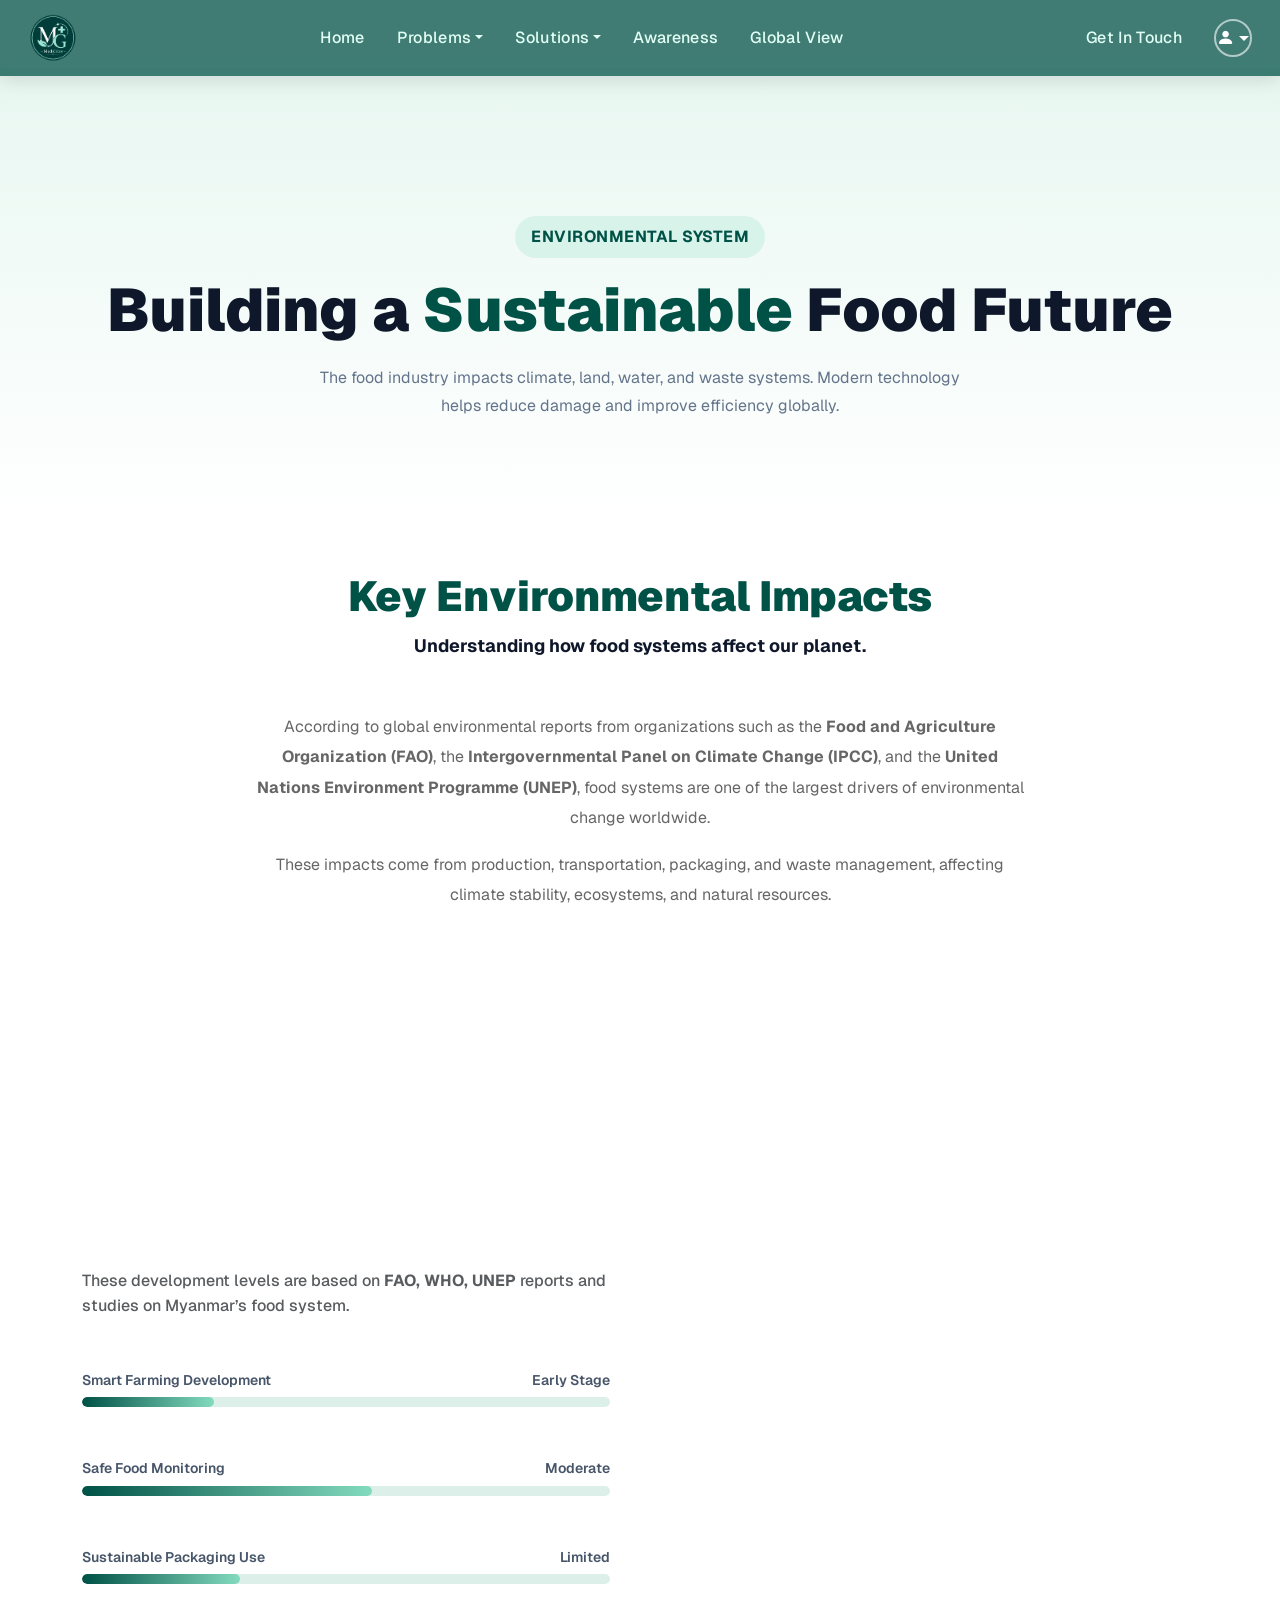
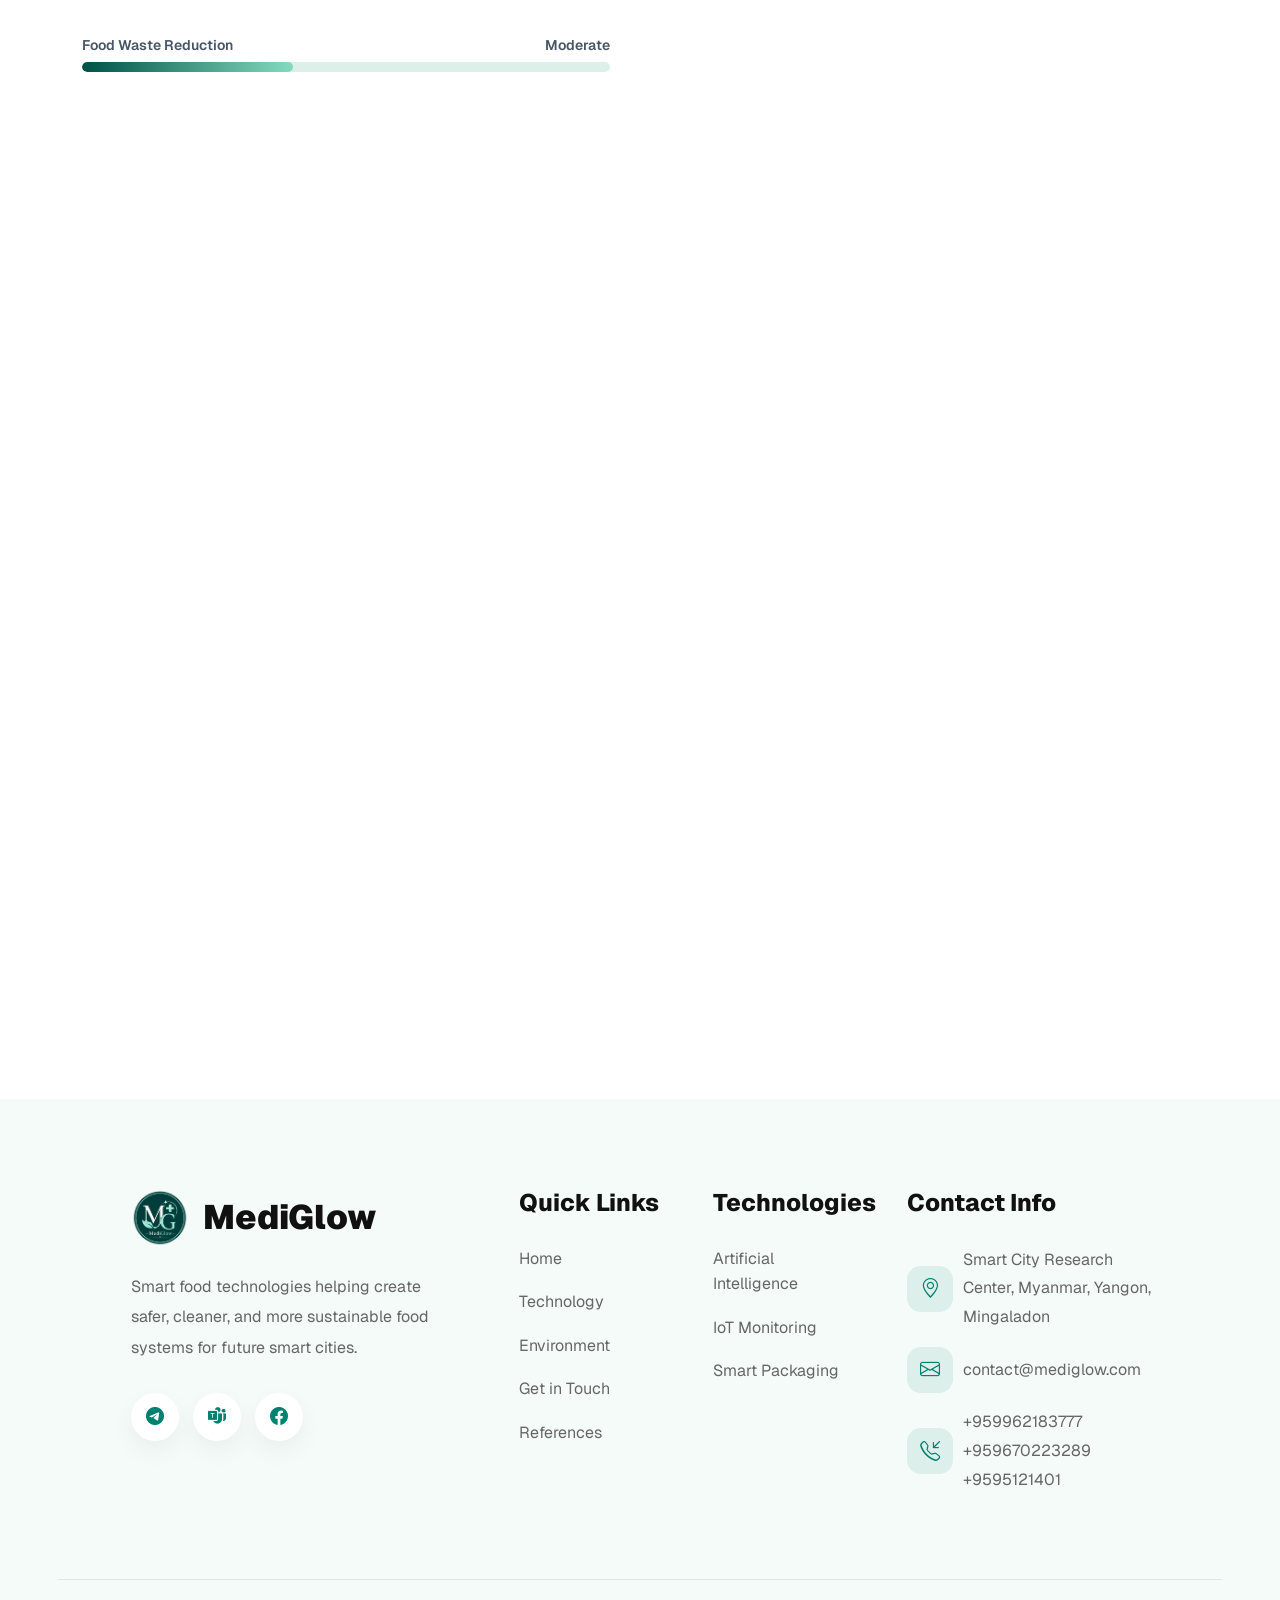
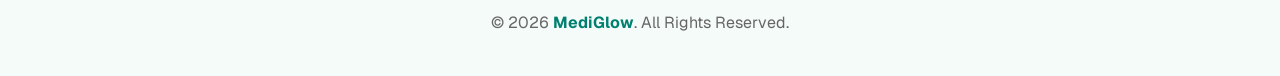
<file: environment.html>
<!DOCTYPE html>
<html lang="en">
<head>
    <meta charset="UTF-8">
    <meta name="viewport" content="width=device-width, initial-scale=1.0, viewport-fit=cover">
    <title>MediGlow | Environment Page</title>

    <!-- Favicon -->
    <link rel="icon" type="image/png" href="imgs/logo.png">

    <!-- Fonts -->
    <link href="https://fonts.googleapis.com/css2?family=Geist:wght@100..900&family=Poppins:wght@300;400;500;600;700;800&display=swap" rel="stylesheet">

    <!-- Bootstrap 5 CSS -->
    <link href="https://cdn.jsdelivr.net/npm/bootstrap@5.3.8/dist/css/bootstrap.min.css" rel="stylesheet">
    <link href="https://cdn.jsdelivr.net/npm/bootstrap-icons@1.13.1/font/bootstrap-icons.min.css" rel="stylesheet">

    <!-- AOS Animation Library -->
    <link href="https://unpkg.com/aos@2.3.1/dist/aos.css" rel="stylesheet">

    <!-- External CSS Files -->
    <link rel="stylesheet" href="css/base.css">
    <link rel="stylesheet" href="css/layout.css">
    <link rel="stylesheet" href="css/components.css">
    <link rel="stylesheet" href="css/pages.css">
    <link rel="stylesheet" href="css/environment.css">
    <link rel="stylesheet" href="css/footer.css">

    <style>
        @media (max-width: 992px) and (min-width: 576px) {
            .solution_dropdown {
                left: 50% !important;
                transform: translateX(-50%) !important;
            }
        }
    </style>
</head>
<body>

    <input type="radio" name="auth-panel" id="auth-form-fill" hidden checked>
    <input type="radio" name="auth-panel" id="auth-link-fill" hidden>

    <header>
        <nav class="navbar navbar-expand-lg" aria-label="Main navigation">
            <div class="container-fluid">
                <a href="index.html" class="navbar-brand ms-lg-3" aria-label="MediGlow Home">
                    <img src="imgs/logo.png" alt="MediGlow logo - Smart City Food Safety" width="50" height="50">
                </a>
                <button type="button" class="navbar-toggler me-2" data-bs-toggle="offcanvas" data-bs-target="#offcanvas_nav" aria-controls="offcanvas_nav" aria-expanded="false" aria-label="Toggle navigation menu">
                    <span class="navbar-toggler-icon"></span>
                </button>

                <div class="collapse navbar-collapse" id="nav_id">
                    <ul class="navbar-nav mx-auto" role="menubar">
                        <li class="nav-item" role="none">
                            <a class="nav-link nav_link_color" href="index.html" role="menuitem">Home</a>
                        </li>
                        <li class="nav-item dropdown" role="none">
                            <a href="#" class="nav-link nav_link_color dropdown-toggle" data-bs-toggle="dropdown" role="menuitem" aria-haspopup="true" aria-expanded="false">Problems</a>
                            <ul class="dropdown-menu dropdown_menu_for_nav_items">
                                <li>
                                    <div class="row g-1">
                                        <div class="col-md-6">
                                            <a class="dropdown-item" href="consumer.html">
                                                <div class="row g-0 align-items-center">
                                                    <div class="col-3 text-center dropdown_text_icon_box">
                                                        <i class="bi bi-bandaid-fill" aria-hidden="true"></i>
                                                    </div>
                                                    <div class="col-9 dropdown_text_section ps-2">
                                                        <h6>Consumers</h6>
                                                        <p>Health issues</p>
                                                    </div>
                                                </div>
                                            </a>
                                        </div>
                                        <div class="col-md-6">
                                            <a class="dropdown-item" href="food_challenges_page.html">
                                                <div class="row g-0 align-items-center">
                                                    <div class="col-3 text-center dropdown_text_icon_box">
                                                        <i class="bi bi-fork-knife" aria-hidden="true"></i>
                                                    </div>
                                                    <div class="col-9 dropdown_text_section ps-2">
                                                        <h6>Unsafe Food</h6>
                                                        <p>Food safety risks</p>
                                                    </div>
                                                </div>
                                            </a>
                                        </div>
                                    </div>
                                </li>
                                <li>
                                    <div class="row g-1 mt-1">
                                        <div class="col-md-6">
                                            <a class="dropdown-item" href="industry.html">
                                                <div class="row g-0 align-items-center">
                                                    <div class="col-3 text-center dropdown_text_icon_box">
                                                        <i class="bi bi-exclamation-triangle-fill" aria-hidden="true"></i>
                                                    </div>
                                                    <div class="col-9 dropdown_text_section ps-2">
                                                        <h6>Industry</h6>
                                                        <p>Environmental impact</p>
                                                    </div>
                                                </div>
                                            </a>
                                        </div>
                                        <div class="col-md-6">
                                            <a class="dropdown-item nav_active_stage_dropdown" href="environment.html">
                                                <div class="row g-0 align-items-center">
                                                    <div class="col-3 text-center dropdown_text_icon_box nav_avtive_stage_dropdown_text_icon_box">
                                                        <i class="bi bi-tree-fill" aria-hidden="true"></i>
                                                    </div>
                                                    <div class="col-9 dropdown_text_section ps-2">
                                                        <h6>Environment</h6>
                                                        <p>Pollution impact</p>
                                                    </div>
                                                </div>
                                            </a>
                                        </div>
                                    </div>
                                </li>
                            </ul>
                        </li>
                        <li class="nav-item dropdown" role="none">
                            <a href="#" class="nav-link nav_link_color dropdown-toggle" data-bs-toggle="dropdown" role="menuitem" aria-haspopup="true" aria-expanded="false">Solutions</a>
                            <ul class="dropdown-menu dropdown_menu_for_nav_items">
                                <li>
                                    <div class="row g-1">
                                        <div class="col-md-6">
                                            <a class="dropdown-item" href="ai_detection.html">
                                                <div class="row g-0 align-items-center">
                                                    <div class="col-3 text-center dropdown_text_icon_box">
                                                        <i class="bi bi-search" aria-hidden="true"></i>
                                                    </div>
                                                    <div class="col-9 dropdown_text_section ps-2">
                                                        <h6>AI Detection</h6>
                                                        <p>Smart scanning</p>
                                                    </div>
                                                </div>
                                            </a>
                                        </div>
                                        <div class="col-md-6">
                                            <a class="dropdown-item" href="smart_packaging.html">
                                                <div class="row g-0 align-items-center">
                                                    <div class="col-3 text-center dropdown_text_icon_box">
                                                        <i class="bi bi-box-seam-fill" aria-hidden="true"></i>
                                                    </div>
                                                    <div class="col-9 dropdown_text_section ps-2">
                                                        <h6>Smart Packaging</h6>
                                                        <p>Freshness tracking</p>
                                                    </div>
                                                </div>
                                            </a>
                                        </div>
                                        <div class="col-md-6">
                                            <a class="dropdown-item" href="modern_technology.html">
                                                <div class="row g-0 align-items-center">
                                                    <div class="col-3 text-center dropdown_text_icon_box">
                                                        <i class="bi bi-cpu" aria-hidden="true"></i>
                                                    </div>
                                                    <div class="col-9 dropdown_text_section ps-2">
                                                        <h6>Modern Technology</h6>
                                                        <p>Sensers & apps</p>
                                                    </div>
                                                </div>
                                            </a>
                                        </div>
                                    </div>
                                </li>
                            </ul>
                        </li>
                        <li class="nav-item" role="none">
                            <a class="nav-link nav_link_color" href="awareness.html" role="menuitem">Awareness</a>
                        </li>
                        <li class="nav-item" role="none">
                            <a class="nav-link nav_link_color" href="global_view.html" role="menuitem">Global View</a>
                        </li>
                    </ul>
                    <ul class="navbar-nav me-lg-3" role="menubar">
                        <li class="nav-item" role="none">
                            <a class="nav-link nav_link_color" href="get_in_touch.html" role="menuitem">Get In Touch</a>
                        </li>
                    </ul>

                    <!-- Logged-in user dropdown (large screens) -->
                    <div class="auth-user dropdown logged_in_lg me-lg-4">
                        <a href="#" class="d-flex align-items-center nav-link dropdown-toggle" data-bs-toggle="dropdown" aria-haspopup="true" aria-expanded="false" aria-label="User menu">
                            <span class="rounded-circle bg-secondary d-flex align-items-center justify-content-center text-white" style="width:32px;height:32px;font-size:0.8rem;" aria-hidden="true">A</span>
                        </a>
                        <ul class="dropdown-menu dropdown-menu-end dropdown_menu_for_profile">
                            <li class="px-3 py-2"><div style="font-weight:600;">Anonymous</div></li>
                            <li><hr class="dropdown-divider"></li>
                            <li><a class="dropdown-item" href="#">Profile</a></li>
                            <li>
                                <label for="auth-guest" class="dropdown-item text-danger" style="cursor:pointer;">Logout</label>
                            </li>
                        </ul>
                    </div>

                    <!-- Guest login button (large screens) -->
                    <div class="dropdown logged_out d-none d-lg-flex pe-lg-3">
                        <a href="#" class="nav-user-icon-btn dropdown-toggle" data-bs-toggle="dropdown" aria-haspopup="true" aria-expanded="false" aria-label="Login or sign up">
                            <i class="bi bi-person-fill" aria-hidden="true"></i>
                        </a>
                        <ul class="dropdown-menu dropdown-menu-end dropdown_menu_for_profile">
                            <li><a class="dropdown-item" href="#modal_login" data-bs-toggle="modal">Login</a></li>
                            <li><a class="dropdown-item" href="#modal_register" data-bs-toggle="modal">Sign Up</a></li>
                        </ul>
                    </div>
                </div>

                <!-- Offcanvas mobile menu -->
                <div class="offcanvas offcanva_for_small_devices offcanvas-end d-lg-none" id="offcanvas_nav" tabindex="-1" aria-label="Mobile navigation menu">
                    <div class="offcanvas-header offcanva_header_for_navbar">
                        <a href="index.html" class="navbar-brand">
                            <img src="imgs/logo.png" height="32" alt="MediGlow">
                        </a>
                        <button type="button" class="btn-close btn-close-white pe-4" data-bs-dismiss="offcanvas" aria-label="Close menu"></button>
                    </div>

                    <div class="offcanvas-body px-4 pt-3">
                        <ul class="navbar-nav">

                            <li class="nav-item mt-2">
                                <div class="row">
                                    <div class="col-sm-5">
                                        <a class="nav-link nav_link_color" href="index.html">Home</a>
                                    </div>
                                    <div class="col-sm-5">
                                        <a class="nav-link nav_link_color" href="awareness.html">Awareness</a>
                                    </div>
                                </div>
                            </li>

                            <li class="nav-item mt-2">
                                <div class="row">

                                    <div class="col-sm-5">
                                        <a href="#" class="nav-link nav_link_color dropdown-toggle" data-bs-toggle="dropdown" role="menuitem" aria-haspopup="true" aria-expanded="false">Problems</a>

                                        <ul class="dropdown-menu dropdown_menu_for_nav_items">
                                            <li>
                                                <div class="row g-1">
                                                    <div class="col-md-12">
                                                        <a class="dropdown-item" href="consumer.html">
                                                            <div class="row g-0 align-items-center">
                                                                <div class="col-3 text-center dropdown_text_icon_box">
                                                                    <i class="bi bi-bandaid-fill" aria-hidden="true"></i>
                                                                </div>
                                                                <div class="col-9 dropdown_text_section ps-2">
                                                                    <h6>Consumers</h6>
                                                                    <p>Health issues</p>
                                                                </div>
                                                            </div>
                                                        </a>
                                                    </div>

                                                    <div class="col-md-12">
                                                        <a class="dropdown-item" href="food_challenges_page.html">
                                                            <div class="row g-0 align-items-center">
                                                                <div class="col-3 text-center dropdown_text_icon_box">
                                                                    <i class="bi bi-fork-knife" aria-hidden="true"></i>
                                                                </div>
                                                                <div class="col-9 dropdown_text_section ps-2">
                                                                    <h6>Unsafe Food</h6>
                                                                    <p>Food safety risks</p>
                                                                </div>
                                                            </div>
                                                        </a>
                                                    </div>
                                                </div>
                                            </li>

                                            <li>
                                                <div class="row g-1 mt-1">
                                                    <div class="col-md-12">
                                                        <a class="dropdown-item" href="industry.html">
                                                            <div class="row g-0 align-items-center">
                                                                <div class="col-3 text-center dropdown_text_icon_box">
                                                                    <i class="bi bi-exclamation-triangle-fill" aria-hidden="true"></i>
                                                                </div>
                                                                <div class="col-9 dropdown_text_section ps-2">
                                                                    <h6>Industry</h6>
                                                                    <p>Environmental impact</p>
                                                                </div>
                                                            </div>
                                                        </a>
                                                    </div>

                                                    <div class="col-md-12">
                                                        <a class="dropdown-item nav_active_stage_dropdown" href="environment.html">
                                                            <div class="row g-0 align-items-center">
                                                                <div class="col-3 text-center dropdown_text_icon_box nav_avtive_stage_dropdown_text_icon_box">
                                                                    <i class="bi bi-tree-fill" aria-hidden="true"></i>
                                                                </div>
                                                                <div class="col-9 dropdown_text_section ps-2">
                                                                    <h6>Environment</h6>
                                                                    <p>Pollution impact</p>
                                                                </div>
                                                            </div>
                                                        </a>
                                                    </div>
                                                </div>
                                            </li>
                                        </ul>
                                    </div>

                                    <div class="col-sm-5">
                                        <a href="#" class="nav-link nav_link_color dropdown-toggle" data-bs-toggle="dropdown" role="menuitem" aria-haspopup="true" aria-expanded="false">Solutions</a>
                                        <ul class="dropdown-menu solution_dropdown dropdown_menu_for_nav_items">
                                            <li>
                                                <div class="row g-1">

                                                    <div class="col-md-12">
                                                        <a class="dropdown-item" href="ai_detection.html">
                                                            <div class="row g-0 align-items-center">
                                                                <div class="col-3 text-center dropdown_text_icon_box">
                                                                    <i class="bi bi-search" aria-hidden="true"></i>
                                                                </div>
                                                                <div class="col-9 dropdown_text_section ps-2">
                                                                    <h6>AI Detection</h6>
                                                                    <p>Smart scanning</p>
                                                                </div>
                                                            </div>
                                                        </a>
                                                    </div>

                                                    <div class="col-md-12">
                                                        <a class="dropdown-item" href="smart_packaging.html">
                                                            <div class="row g-0 align-items-center">
                                                                <div class="col-3 text-center dropdown_text_icon_box">
                                                                    <i class="bi bi-box-seam-fill" aria-hidden="true"></i>
                                                                </div>
                                                                <div class="col-9 dropdown_text_section ps-2">
                                                                    <h6>Smart Packaging</h6>
                                                                    <p>Freshness tracking</p>
                                                                </div>
                                                            </div>
                                                        </a>
                                                    </div>

                                                    <div class="col-md-12">
                                                        <a class="dropdown-item" href="modern_technology.html">
                                                            <div class="row g-0 align-items-center">
                                                                <div class="col-3 text-center dropdown_text_icon_box">
                                                                    <i class="bi bi-cpu" aria-hidden="true"></i>
                                                                </div>
                                                                <div class="col-9 dropdown_text_section ps-2">
                                                                    <h6>Modern Technology</h6>
                                                                    <p>Sensers & apps</p>
                                                                </div>
                                                            </div>
                                                        </a>
                                                    </div>

                                                </div>
                                            </li>
                                        </ul>
                                    </div>

                                </div>
                            </li>

                            <li class="nav-item mt-2">
                                <div class="row">
                                    <div class="col-sm-5">
                                        <a class="nav-link nav_link_color" href="get_in_touch.html">Get in Touch</a>
                                    </div>
                                    <div class="col-sm-5">
                                        <a class="nav-link nav_link_color" href="global_view.html">Global View</a>
                                    </div>
                                </div>
                            </li>

                        </ul>

                        <hr style="border-color:rgba(255,255,255,0.3);">

                        <div class="d-flex justify-content-center logged_out gap-3">
                            <a href="#modal_login_sm" data-bs-toggle="modal" class="btn btn-outline-light btn-sm">Login</a>
                            <a href="#modal_register_sm" data-bs-toggle="modal" class="btn btn-light btn-sm">Sign Up</a>
                        </div>
                    </div>
                </div>
            </div>
        </nav>
    </header>



    <!-- Large Login Modal -->
    <div class="modal fade" data-bs-backdrop="static" id="modal_login" tabindex="-1" aria-hidden="true">
        <div class="modal-dialog modal-dialog-centered modal-xl">
            <div class="modal-content position-relative">

                <button type="button"
                    class="btn-close position-absolute top-0 end-0 m-3 btn-close-white"
                    data-bs-dismiss="modal"
                    style="z-index:10;"
                    aria-label="Close login modal">
                </button>

                <div class="row g-0">

                    <div class="col-md-6 modal-image-col"
                        style="background-image: url('img/login_signup.jpg');"
                        role="img"
                        aria-label="Myanmar traditional dish">
                    </div>

                    <div class="col-md-6 modal-form-col">

                        <div class="form-scroll">

                            <h2 class="auth-title">Welcome back</h2>

                            <div class="form_fill">

                                <div class="mb-3">
                                    <input class="auth-email-input"
                                        type="email"
                                        placeholder="Email address"
                                        aria-label="Email address">
                                </div>

                                <div class="mb-3">
                                    <input class="auth-email-input"
                                        type="password"
                                        placeholder="Password"
                                        aria-label="Password">
                                </div>

                                <div class="text-end mb-3">
                                    <a href="#modal_forgot"
                                        data-bs-toggle="modal"
                                        style="color: var(--medi-primary);">
                                        Forgot password?
                                    </a>
                                </div>

                                <label class="auth-email-btn"
                                    for="auth-logged"
                                    data-bs-dismiss="modal">
                                    Log In
                                </label>

                                <hr class="auth-divider">

                                <p class="text-center social-toggle-text mb-0">
                                    or continue with
                                    <label class="login_form" for="auth-link-fill">
                                        social accounts
                                    </label>
                                </p>

                            </div>

                            <div class="link_fill">

                                <label class="auth-social-btn"
                                    for="auth-logged"
                                    data-bs-dismiss="modal">

                                    <svg width="18" height="18" viewBox="0 0 48 48" aria-hidden="true">
                                        <path fill="#EA4335"
                                            d="M24 9.5c3.54 0 6.71 1.22 9.21 3.6l6.85-6.85C35.9 2.38 30.47 0 24 0 14.62 0 6.51 5.38 2.56 13.22l7.98 6.19C12.43 13.72 17.74 9.5 24 9.5z" />
                                        <path fill="#4285F4"
                                            d="M46.98 24.55c0-1.57-.15-3.09-.38-4.55H24v9.02h12.94c-.58 2.96-2.26 5.48-4.78 7.18l7.73 6c4.51-4.18 7.09-10.36 7.09-17.65z" />
                                        <path fill="#FBBC05"
                                            d="M10.53 28.59a14.5 14.5 0 0 1 0-9.18l-7.98-6.19a24.08 24.08 0 0 0 0 21.56l7.98-6.19z" />
                                        <path fill="#34A853"
                                            d="M24 48c6.48 0 11.93-2.13 15.89-5.81l-7.73-6c-2.15 1.45-4.92 2.3-8.16 2.3-6.26 0-11.57-4.22-13.47-9.91l-7.98 6.19C6.51 42.62 14.62 48 24 48z" />
                                    </svg>

                                    Continue with Google
                                </label>

                                <label class="auth-social-btn"
                                    for="auth-logged"
                                    data-bs-dismiss="modal">

                                    <svg width="18" height="18" viewBox="0 0 16 16" aria-hidden="true">
                                        <path d="M8 0C3.58 0 0 3.58 0 8c0 3.54 2.29 6.53 5.47 7.59.4.07.55-.17.55-.38 0-.19-.01-.82-.01-1.49-2.01.37-2.53-.49-2.69-.94-.09-.23-.48-.94-.82-1.13-.28-.15-.68-.52-.01-.53.63-.01 1.08.58 1.23.82.72 1.21 1.87.87 2.33.66.07-.52.28-.87.51-1.07-1.78-.2-3.64-.89-3.64-3.95 0-.87.31-1.59.82-2.15-.08-.2-.36-1.02.08-2.12 0 0 .67-.21 2.2.82.64-.18 1.32-.27 2-.27.68 0 1.36.09 2 .27 1.53-1.04 2.2-.82 2.2-.82.44 1.1.16 1.92.08 2.12.51.56.82 1.27.82 2.15 0 3.07-1.87 3.75-3.65 3.95.29.25.54.73.54 1.48 0 1.07-.01 1.93-.01 2.2 0 .21.15.46.55.38A8.013 8.013 0 0 0 16 8c0-4.42-3.58-8-8-8z" />
                                    </svg>

                                    Continue with GitHub
                                </label>

                                <label class="auth-social-btn"
                                    for="auth-logged"
                                    data-bs-dismiss="modal">

                                    <svg width="18" height="18" viewBox="0 0 24 24" aria-hidden="true">
                                        <path d="M17.05 20.28c-.98.95-2.05.8-3.08.35-1.09-.46-2.09-.48-3.24 0-1.44.62-2.2.44-3.06-.35C2.79 15.25 3.51 7.59 9.05 7.31c1.35.07 2.29.74 3.08.8 1.18-.24 2.31-.93 3.57-.84 1.51.12 2.65.72 3.4 1.8-3.12 1.87-2.38 5.98.48 7.13-.57 1.5-1.31 2.99-2.54 4.09zM12.03 7.25c-.15-2.23 1.66-4.07 3.74-4.25.29 2.58-2.34 4.5-3.74 4.25z" />
                                    </svg>

                                    Continue with Apple
                                </label>

                                <hr class="auth-divider">

                                <p class="text-center social-toggle-text mb-0">
                                    <label class="login_form" for="auth-form-fill">
                                        Login with email & password?
                                    </label>
                                </p>

                            </div>

                            <div class="auth-signup-link">
                                Don't have an account?
                                <a href="#modal_register"
                                    data-bs-toggle="modal"
                                    data-bs-target="#modal_register"
                                    data-bs-dismiss="modal">
                                    Sign Up
                                </a>
                            </div>

                        </div>

                        <div class="auth-footer">
                            <a href="#">Terms</a>
                            <a href="#">Privacy Policy</a>
                        </div>

                    </div>

                </div>

            </div>
        </div>
    </div>

    <!-- Large Register Modal -->
    <div class="modal fade"
        data-bs-backdrop="static"
        id="modal_register"
        tabindex="-1"
        aria-hidden="true">

        <div class="modal-dialog modal-dialog-centered modal-xl">

            <div class="modal-content position-relative">

                <button type="button"
                    class="btn-close position-absolute top-0 end-0 m-3 btn-close-white"
                    data-bs-dismiss="modal"
                    style="z-index:10;"
                    aria-label="Close register modal">
                </button>

                <div class="row g-0">

                    <!-- Left Image -->
                    <div class="col-md-6 modal-image-col"
                        style="background-image: url('img/login_signup.jpg');"
                        role="img"
                        aria-label="Myanmar traditional dish">
                    </div>

                    <!-- Right Form -->
                    <div class="col-md-6 modal-form-col">

                        <div class="form-scroll">

                            <h2 class="auth-title">
                                Create your account
                            </h2>

                            <!-- Email Form -->
                            <div class="form_fill">

                                <div class="mb-3">
                                    <input class="auth-email-input"
                                        type="text"
                                        placeholder="Username"
                                        aria-label="Username">
                                </div>

                                <div class="mb-3">
                                    <input class="auth-email-input"
                                        type="email"
                                        placeholder="Email address"
                                        aria-label="Email address">
                                </div>

                                <div class="mb-3">
                                    <input class="auth-email-input"
                                        type="password"
                                        placeholder="Password"
                                        aria-label="Password">
                                </div>

                                <label class="auth-email-btn"
                                    for="auth-logged"
                                    data-bs-dismiss="modal">
                                    Sign Up
                                </label>

                                <hr class="auth-divider">

                                <p class="text-center social-toggle-text mb-0">
                                    or continue with
                                    <label class="login_form" for="auth-link-fill">
                                        social accounts
                                    </label>
                                </p>

                            </div>

                            <!-- Social Login -->
                            <div class="link_fill">

                                <!-- Google -->
                                <label class="auth-social-btn"
                                    for="auth-logged"
                                    data-bs-dismiss="modal">

                                    <svg width="18"
                                        height="18"
                                        viewBox="0 0 48 48"
                                        aria-hidden="true">

                                        <path fill="#EA4335"
                                            d="M24 9.5c3.54 0 6.71 1.22 9.21 3.6l6.85-6.85C35.9 2.38 30.47 0 24 0 14.62 0 6.51 5.38 2.56 13.22l7.98 6.19C12.43 13.72 17.74 9.5 24 9.5z" />

                                        <path fill="#4285F4"
                                            d="M46.98 24.55c0-1.57-.15-3.09-.38-4.55H24v9.02h12.94c-.58 2.96-2.26 5.48-4.78 7.18l7.73 6c4.51-4.18 7.09-10.36 7.09-17.65z" />

                                        <path fill="#FBBC05"
                                            d="M10.53 28.59a14.5 14.5 0 0 1 0-9.18l-7.98-6.19a24.08 24.08 0 0 0 0 21.56l7.98-6.19z" />

                                        <path fill="#34A853"
                                            d="M24 48c6.48 0 11.93-2.13 15.89-5.81l-7.73-6c-2.15 1.45-4.92 2.3-8.16 2.3-6.26 0-11.57-4.22-13.47-9.91l-7.98 6.19C6.51 42.62 14.62 48 24 48z" />
                                    </svg>

                                    Continue with Google
                                </label>

                                <!-- GitHub -->
                                <label class="auth-social-btn"
                                    for="auth-logged"
                                    data-bs-dismiss="modal">

                                    <svg width="18"
                                        height="18"
                                        viewBox="0 0 16 16"
                                        aria-hidden="true">

                                        <path d="M8 0C3.58 0 0 3.58 0 8c0 3.54 2.29 6.53 5.47 7.59.4.07.55-.17.55-.38 0-.19-.01-.82-.01-1.49-2.01.37-2.53-.49-2.69-.94-.09-.23-.48-.94-.82-1.13-.28-.15-.68-.52-.01-.53.63-.01 1.08.58 1.23.82.72 1.21 1.87.87 2.33.66.07-.52.28-.87.51-1.07-1.78-.2-3.64-.89-3.64-3.95 0-.87.31-1.59.82-2.15-.08-.2-.36-1.02.08-2.12 0 0 .67-.21 2.2.82.64-.18 1.32-.27 2-.27.68 0 1.36.09 2 .27 1.53-1.04 2.2-.82 2.2-.82.44 1.1.16 1.92.08 2.12.51.56.82 1.27.82 2.15 0 3.07-1.87 3.75-3.65 3.95.29.25.54.73.54 1.48 0 1.07-.01 1.93-.01 2.2 0 .21.15.46.55.38A8.013 8.013 0 0 0 16 8c0-4.42-3.58-8-8-8z" />
                                    </svg>

                                    Continue with GitHub
                                </label>

                                <!-- Apple -->
                                <label class="auth-social-btn"
                                    for="auth-logged"
                                    data-bs-dismiss="modal">

                                    <svg width="18"
                                        height="18"
                                        viewBox="0 0 24 24"
                                        aria-hidden="true">

                                        <path d="M17.05 20.28c-.98.95-2.05.8-3.08.35-1.09-.46-2.09-.48-3.24 0-1.44.62-2.2.44-3.06-.35C2.79 15.25 3.51 7.59 9.05 7.31c1.35.07 2.29.74 3.08.8 1.18-.24 2.31-.93 3.57-.84 1.51.12 2.65.72 3.4 1.8-3.12 1.87-2.38 5.98.48 7.13-.57 1.5-1.31 2.99-2.54 4.09zM12.03 7.25c-.15-2.23 1.66-4.07 3.74-4.25.29 2.58-2.34 4.5-3.74 4.25z" />
                                    </svg>

                                    Continue with Apple
                                </label>

                                <hr class="auth-divider">

                                <p class="text-center social-toggle-text mb-0">
                                    <label class="login_form" for="auth-form-fill">
                                        Sign up with email & password?
                                    </label>
                                </p>

                            </div>

                            <!-- Bottom Link -->
                            <div class="auth-signup-link">
                                Already have an account?

                                <a href="#modal_login"
                                    data-bs-toggle="modal"
                                    data-bs-dismiss="modal">
                                    Log In
                                </a>
                            </div>

                        </div>

                        <!-- Footer -->
                        <div class="auth-footer">
                            <a href="#">Terms</a>
                            <a href="#">Privacy Policy</a>
                        </div>

                    </div>

                </div>

            </div>

        </div>
    </div>

    <!-- Small Login Modal -->
    <div class="modal fade"
        data-bs-backdrop="static"
        id="modal_login_sm"
        tabindex="-1"
        aria-hidden="true">

        <div class="modal-dialog modal-dialog-centered">

            <div class="modal-content" style="border-radius:20px;">

                <div class="modal-body p-4 position-relative">

                    <button type="button"
                        class="btn-close position-absolute top-0 end-0 m-3"
                        data-bs-dismiss="modal"
                        aria-label="Close">
                    </button>

                    <h2 class="auth-title">
                        Welcome back
                    </h2>

                    <!-- Email Form -->
                    <div class="form_fill">

                        <div class="mb-3">
                            <input class="auth-email-input"
                                type="email"
                                placeholder="Email address"
                                aria-label="Email">
                        </div>

                        <div class="mb-3">
                            <input class="auth-email-input"
                                type="password"
                                placeholder="Password"
                                aria-label="Password">
                        </div>

                        <div class="text-end mb-3">
                            <a href="#modal_forgot"
                                data-bs-toggle="modal"
                                style="color:var(--medi-primary);">
                                Forgot password?
                            </a>
                        </div>

                        <label class="auth-email-btn"
                            for="auth-logged"
                            data-bs-dismiss="modal">
                            Log In
                        </label>

                        <hr class="auth-divider">

                        <p class="text-center social-toggle-text mb-0">
                            or continue with
                            <label class="login_form" for="auth-link-fill">
                                social accounts
                            </label>
                        </p>

                    </div>

                    <!-- Social Login -->
                    <div class="link_fill">

                        <label class="auth-social-btn"
                            for="auth-logged"
                            data-bs-dismiss="modal">
                            Continue with Google
                        </label>

                        <label class="auth-social-btn"
                            for="auth-logged"
                            data-bs-dismiss="modal">
                            Continue with GitHub
                        </label>

                        <label class="auth-social-btn"
                            for="auth-logged"
                            data-bs-dismiss="modal">
                            Continue with Apple
                        </label>

                        <hr class="auth-divider">

                        <p class="text-center social-toggle-text mb-0">
                            <label class="login_form" for="auth-form-fill">
                                Login with email & password?
                            </label>
                        </p>

                    </div>

                    <!-- Bottom Link -->
                    <div class="auth-signup-link">
                        Don't have an account?

                        <a href="#modal_register_sm"
                            data-bs-toggle="modal"
                            data-bs-dismiss="modal">
                            Sign Up
                        </a>
                    </div>

                </div>

            </div>

        </div>

    </div>

    <!-- Small Register Modal -->
    <div class="modal fade"
        data-bs-backdrop="static"
        id="modal_register_sm"
        tabindex="-1"
        aria-hidden="true">

        <div class="modal-dialog modal-dialog-centered">

            <div class="modal-content" style="border-radius:20px;">

                <div class="modal-body p-4 position-relative">

                    <button type="button"
                        class="btn-close position-absolute top-0 end-0 m-3"
                        data-bs-dismiss="modal"
                        aria-label="Close">
                    </button>

                    <h2 class="auth-title">
                        Create your account
                    </h2>

                    <!-- Email Form -->
                    <div class="form_fill">

                        <div class="mb-3">
                            <input class="auth-email-input"
                                type="text"
                                placeholder="Username"
                                aria-label="Username">
                        </div>

                        <div class="mb-3">
                            <input class="auth-email-input"
                                type="email"
                                placeholder="Email address"
                                aria-label="Email">
                        </div>

                        <div class="mb-3">
                            <input class="auth-email-input"
                                type="password"
                                placeholder="Password"
                                aria-label="Password">
                        </div>

                        <button class="auth-email-btn"
                            for="auth-logged"
                            data-bs-dismiss="modal" data-bs-toggle="modal" data-bs-target="#signupModal" >
                            Sign Up
                        </button>

                        <hr class="auth-divider">

                        <p class="text-center social-toggle-text mb-0">
                            or continue with
                            <label class="login_form" for="auth-link-fill">
                                social accounts
                            </label>
                        </p>

                    </div>

                    <!-- Social Login -->
                    <div class="link_fill">

                        <label class="auth-social-btn"
                            for="auth-logged"
                            data-bs-dismiss="modal">
                            Continue with Google
                        </label>

                        <label class="auth-social-btn"
                            for="auth-logged"
                            data-bs-dismiss="modal">
                            Continue with GitHub
                        </label>

                        <label class="auth-social-btn"
                            for="auth-logged"
                            data-bs-dismiss="modal">
                            Continue with Apple
                        </label>

                        <hr class="auth-divider">

                        <p class="text-center social-toggle-text mb-0">
                            <label class="login_form" for="auth-form-fill">
                                Sign up with email & password?
                            </label>
                        </p>

                    </div>

                    <!-- Bottom Link -->
                    <div class="auth-signup-link">
                        Already have an account?

                        <a href="#modal_login_sm"
                            data-bs-toggle="modal"
                            data-bs-dismiss="modal">
                            Log In
                        </a>
                    </div>

                </div>

            </div>

        </div>

    </div>

    <!-- Forgot Password Modal -->
    <div class="modal fade"
        data-bs-backdrop="static"
        id="modal_forgot"
        tabindex="-1"
        aria-hidden="true">

        <div class="modal-dialog modal-dialog-centered">

            <div class="modal-content" style="border-radius:20px;">

                <!-- Header -->
                <div class="modal-header">

                    <h5 class="modal-title">
                        Reset Password
                    </h5>

                    <button type="button"
                        class="btn-close"
                        data-bs-dismiss="modal"
                        aria-label="Close">
                    </button>

                </div>

                <!-- Body -->
                <div class="modal-body">

                    <div class="mb-3">
                        <input class="auth-email-input"
                            type="password"
                            placeholder="New Password"
                            aria-label="New password">
                    </div>

                    <div class="mb-3">
                        <input class="auth-email-input"
                            type="password"
                            placeholder="Confirm Password"
                            aria-label="Confirm password">
                    </div>

                    <label class="auth-email-btn"
                        data-bs-dismiss="modal">
                        Reset
                    </label>

                </div>

            </div>

        </div>

    </div>

    <!-- HERO -->
    <section class="hero_environment text-center" data-aos="fade-up" style="text-align: center;">
        <span class="badge-soft mb-3 mt-5">ENVIRONMENTAL SYSTEM</span>
        <h1>Building a <span>Sustainable</span> Food Future</h1>
        <div class="hero_p">
            <p>
                The food industry impacts climate, land, water, and waste systems. Modern technology helps reduce damage and improve efficiency globally.
            </p>
        </div>
    </section>

    <!-- FEATURES -->
    <section class="container mt-0">

        <div class="section-title" data-aos="fade-up">
            <h2>Key Environmental Impacts</h2>
            <p>Understanding how food systems affect our planet.</p>
        </div>

        <div class="env_intro" data-aos="fade-up">

            <p>
                According to global environmental reports from organizations such as the 
                <b>Food and Agriculture Organization (FAO)</b>, the 
                <b>Intergovernmental Panel on Climate Change (IPCC)</b>, and the 
                <b>United Nations Environment Programme (UNEP)</b>, food systems are one of the 
                largest drivers of environmental change worldwide.
            </p>

            <p>
                These impacts come from production, transportation, packaging, and waste management,
                affecting climate stability, ecosystems, and natural resources.
            </p>

        </div>

        <div class="row g-4">

            <div class="col-md-3" data-aos="fade-up">
                <div class="feature">
                    <div class="icon"><i class="bi bi-cloud"></i></div>
                    <h5>Climate Change</h5>
                    <p>Greenhouse gases from agriculture and transport.</p>
                </div>
            </div>

            <div class="col-md-3" data-aos="fade-up" data-aos-delay="100">
                <div class="feature">
                    <div class="icon"><i class="bi bi-tree"></i></div>
                    <h5>Deforestation</h5>
                    <p>Forest clearing for farming reduces biodiversity.</p>
                </div>
            </div>

            <div class="col-md-3" data-aos="fade-up" data-aos-delay="200">
                <div class="feature">
                    <div class="icon"><i class="bi bi-droplet"></i></div>
                    <h5>Water Usage</h5>
                    <p>Excess irrigation strains freshwater resources.</p>
                </div>
            </div>

            <div class="col-md-3" data-aos="fade-up" data-aos-delay="300">
                <div class="feature">
                    <div class="icon"><i class="bi bi-trash3"></i></div>
                    <h5>Waste</h5>
                    <p>Packaging and food waste pollute ecosystems.</p>
                </div>
            </div>

        </div>

        <!-- SPLIT -->
        <div class="split mt-5">
            <div class="progress-box">
                <p class="text-muted progress_text">
                    These development levels are based on <strong>FAO, WHO, UNEP</strong> reports and studies on Myanmar’s food system.
                </p>
                <div class="progress-label">
                    <span>Smart Farming Development</span><span>Early Stage</span>
                </div>
                <div class="progress">
                    <div class="progress-bar" style="width:25%"></div>
                </div>

                <div class="progress-label">
                    <span>Safe Food Monitoring</span><span>Moderate</span>
                </div>
                <div class="progress">
                    <div class="progress-bar" style="width:55%"></div>
                </div>

                <div class="progress-label">
                    <span>Sustainable Packaging Use</span><span>Limited</span>
                </div>
                <div class="progress">
                    <div class="progress-bar" style="width:30%"></div>
                </div>

                <div class="progress-label">
                    <span>Food Waste Reduction</span><span>Moderate</span>
                </div>
                <div class="progress">
                    <div class="progress-bar" style="width:40%"></div>
                </div>

            </div>

            <div data-aos="fade-left">
                <div class="image-card">
                    <img src="img/farming.jpg">
                </div>
            </div>

        </div>

        <!-- STATS -->
        <div class="row g-4 mt-5">
            <div class="col-lg-3 col-md-6" data-aos="fade-up">
                <div class="stat_box">
                    <h3>~33%</h3>
                    <p>
                        Food systems contribute to global greenhouse gas emissions 
                        (FAO & IPCC global climate reports).
                    </p>
                </div>
            </div>

            <div class="col-lg-3 col-md-6" data-aos="fade-up" data-aos-delay="100">
                <div class="stat_box">
                    <h3>80%</h3>
                    <p>
                        Deforestation in tropical regions is linked to agricultural expansion 
                        (FAO Global Forest Resources Assessment).
                    </p>
                </div>
            </div>

            <div class="col-lg-3 col-md-6" data-aos="fade-up" data-aos-delay="200">
                <div class="stat_box">
                    <h3>70%</h3>
                    <p>
                        Freshwater use is consumed by agriculture globally 
                        (UN Water & FAO estimates).
                    </p>
                </div>
            </div>

            <div class="col-lg-3 col-md-6" data-aos="fade-up" data-aos-delay="300">
                <div class="stat_box">
                    <h3>10%</h3>
                    <p>
                        Global greenhouse gas emissions come from food loss and waste 
                        (UNEP Food Waste Index Report).
                    </p>
                </div>
            </div>
        </div>

        <!-- TIMELINE -->
        <div class="timeline">

            <div class="section-title" data-aos="fade-up">
                <h2>How Impact Happens</h2>
            </div>

            <div class="step" data-aos="fade-right">
                <div class="num">1</div>
                <div class="step-box">
                    <h5>Production</h5>
                    <p>Farming uses water, land, and fertilizers at large scale.</p>
                </div>
            </div>

            <div class="step" data-aos="fade-right" data-aos-delay="100">
                <div class="num">2</div>
                <div class="step-box">
                    <h5>Processing & Transport</h5>
                    <p>Factories and shipping increase emissions.</p>
                </div>
            </div>

            <div class="step" data-aos="fade-right" data-aos-delay="200">
                <div class="num">3</div>
                <div class="step-box">
                    <h5>Consumption</h5>
                    <p>Retail and households generate waste and packaging.</p>
                </div>
            </div>

        </div>

    </section>

    <footer class="footer_section">
        <div class="container">
            <div class="row g-5 justify-content-center">
                <!-- Left -->
                <div class="col-lg-4">
                    <div class="footer_logo">
                        <div class="logo_footer">
                            <img src="imgs/logo.png" alt="logo">
                        </div>
                        <h2>MediGlow</h2>
                    </div>
                    <p class="footer_text">
                        Smart food technologies helping create safer,
                        cleaner, and more sustainable food systems
                        for future smart cities.
                    </p>
                    <div class="social_links">
                        <a href="https://t.me/donutehero">
                            <i class="bi bi-telegram"></i>
                        </a>
                        <a href="mailto:shinphonethant@edusnschool.co.uk">
                            <i class="bi bi-microsoft-teams"></i>
                        </a>
                        <a href="#" aria-label="Follow on Facebook">
                            <i class="bi bi-facebook" aria-hidden="true"></i>
                        </a>
                    </div>
                </div>

                <!-- Quick Links -->
                <div class="col-lg-2 col-md-6">
                    <h4 class="footer_title">
                        Quick Links
                    </h4>
                    <ul class="footer_links">
                        <li><a href="index.html">Home</a></li>
                        <li><a href="modern_technology.html">Technology</a></li>
                        <li><a href="environment.html">Environment</a></li>
                        <li><a href="get_in_touch.html">Get in Touch</a></li>
                        <li><a href="https://edusn-my.sharepoint.com/:w:/g/personal/sawlukeylaytharwah_edusnschool_co_uk/IQA7VII9sao8RoQFbBMiV3IVATWGQUy42b-7FMVu-RV_cOE?e=jAO8yl">References</a></li>
                    </ul>
                </div>

                <!-- Technologies -->
                <div class="col-lg-2 col-md-6">
                    <h4 class="footer_title">
                        Technologies
                    </h4>
                    <ul class="footer_links">
                        <li><a href="ai_detection.html">Artificial Intelligence</a></li>
                        <li><a href="modern_technology.html">IoT Monitoring</a></li>
                        <li><a href="smart_packaging.html">Smart Packaging</a></li>
                    </ul>
                </div>
                <!-- Contact -->
                <div class="col-lg-3 col-md-6">
                    <h4 class="footer_title">
                        Contact Info
                    </h4>
                    <div class="row">
                        <div class="contact_item">
                            <div class="col-md-2">
                                <div class="contact_icon">
                                    <i class="bi bi-geo-alt"></i>
                                </div>
                            </div>
                            <div class="col-md-10">
                                <p>
                                    Smart City Research Center,
                                    Myanmar, Yangon, Mingaladon
                                </p>
                            </div>
                        </div>
                    </div>
                    <div class="row">
                        <div class="contact_item">
                            <div class="col-md-2">
                                <div class="contact_icon">
                                    <i class="bi bi-envelope"></i>
                                </div>
                            </div>
                            <div class="col-md-10">
                                <p>
                                    contact@mediglow.com
                                </p>
                            </div>
                        </div>
                    </div>
                    <div class="row">
                        <div class="contact_item">
                            <div class="col-md-2">
                                <div class="contact_icon">
                                    <i class="bi bi-telephone-inbound"></i>
                                </div>
                            </div>
                            <div class="col-md-10">
                                <p>
                                    +959962183777 
                                    +959670223289
                                    +9595121401
                                </p>
                            </div>
                        </div>
                    </div>
                </div>

            <!-- Bottom -->
            <div class="footer_bottom">
                <p>
                    © 2026 <span>MediGlow</span>. All Rights Reserved.
                </p>
            </div>
        </div>
    </footer>



<!-- Bootstrap CDN js Link -->
<script src="https://cdn.jsdelivr.net/npm/bootstrap@5.3.8/dist/js/bootstrap.bundle.min.js" integrity="sha384-FKyoEForCGlyvwx9Hj09JcYn3nv7wiPVlz7YYwJrWVcXK/BmnVDxM+D2scQbITxI" crossorigin="anonymous"></script>

<!-- Aos js link -->
<script src="https://unpkg.com/aos@2.3.1/dist/aos.js"></script>

<!-- Initiate AOS -->
<script>AOS.init();</script>


</body>
</html>
</file>
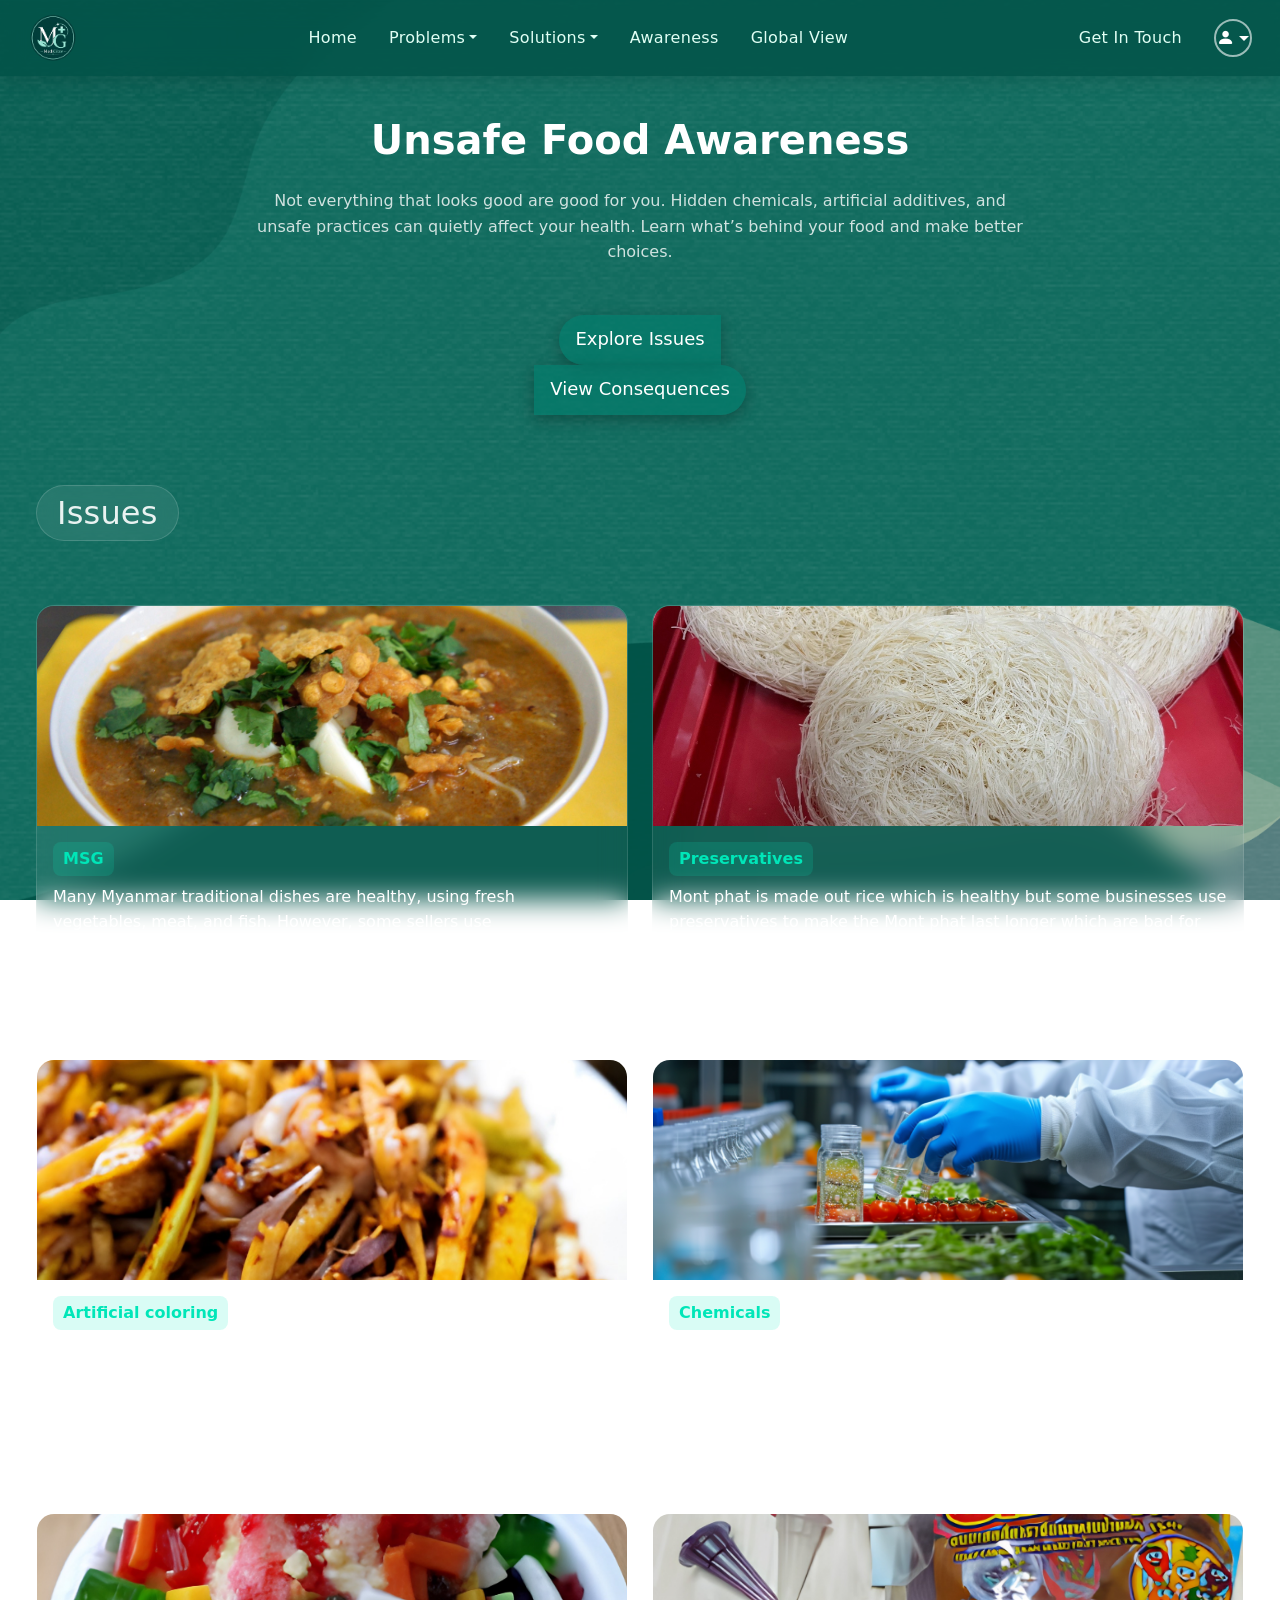
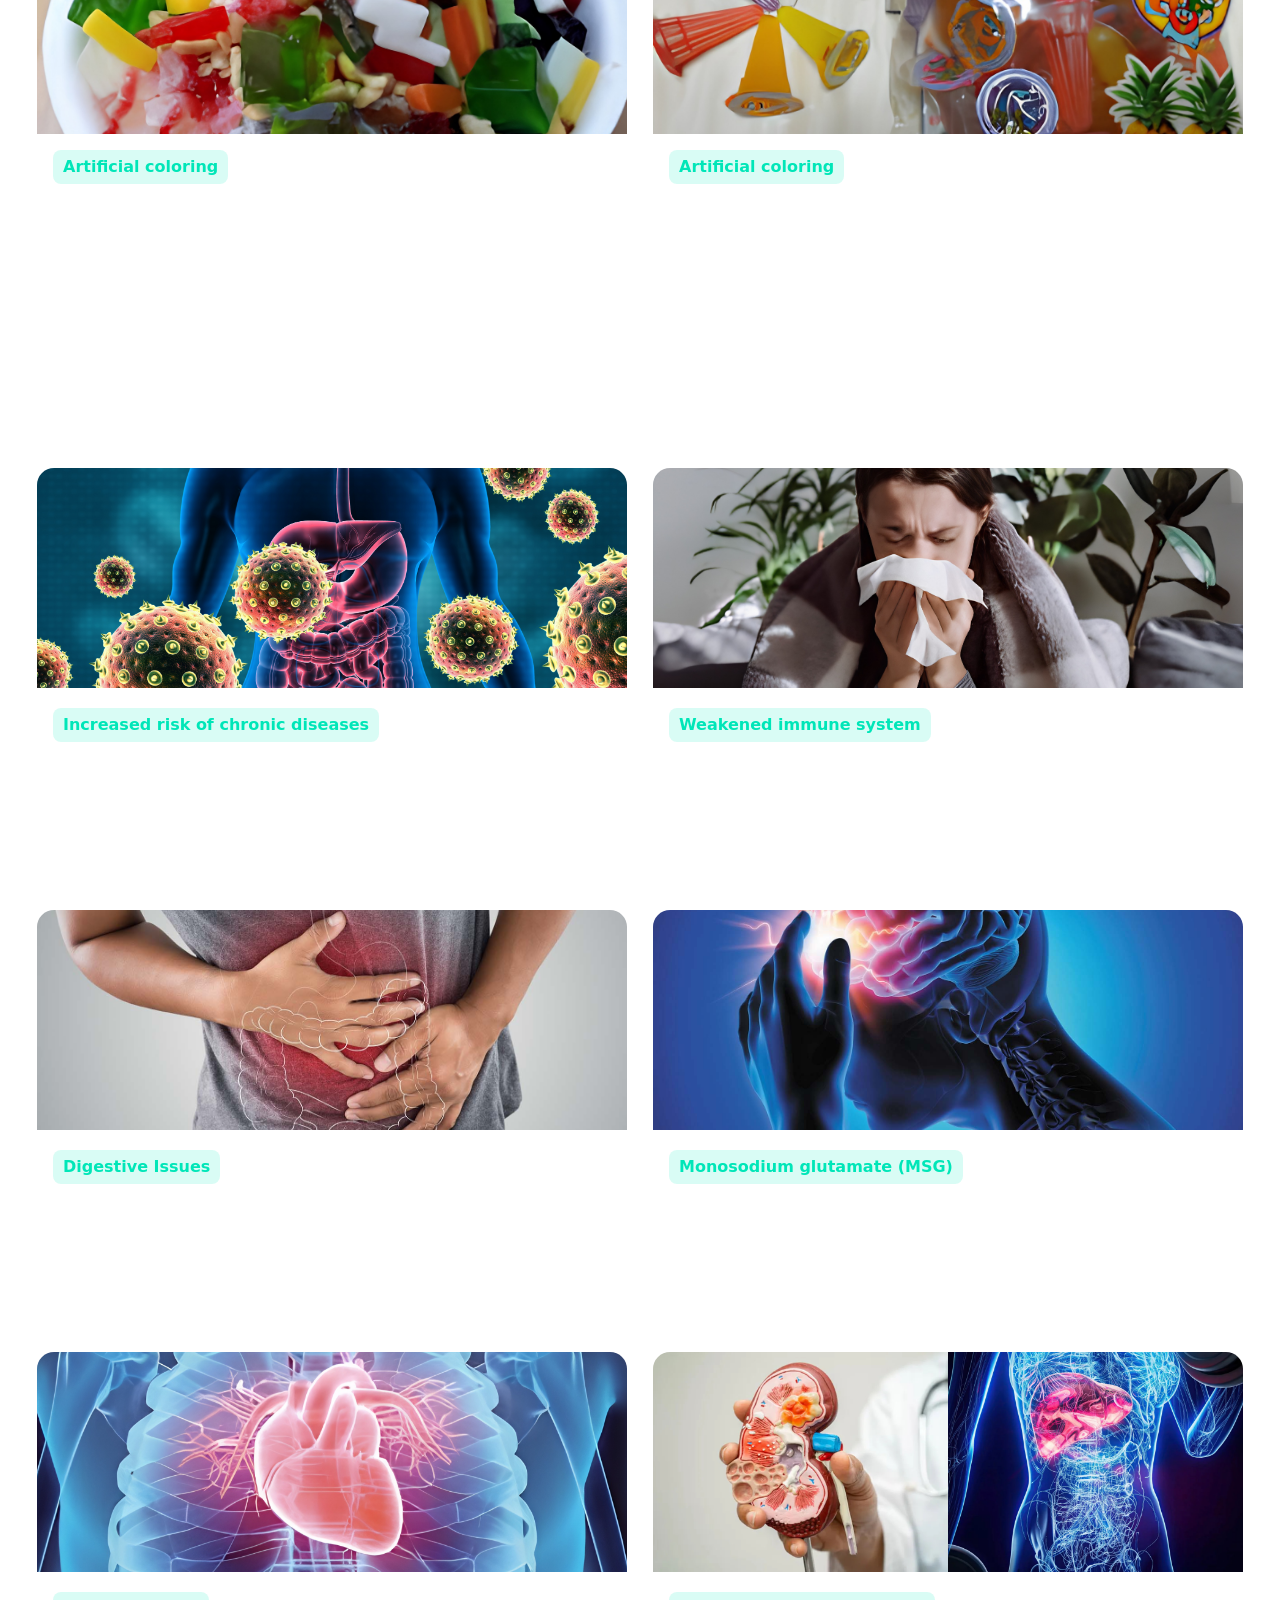
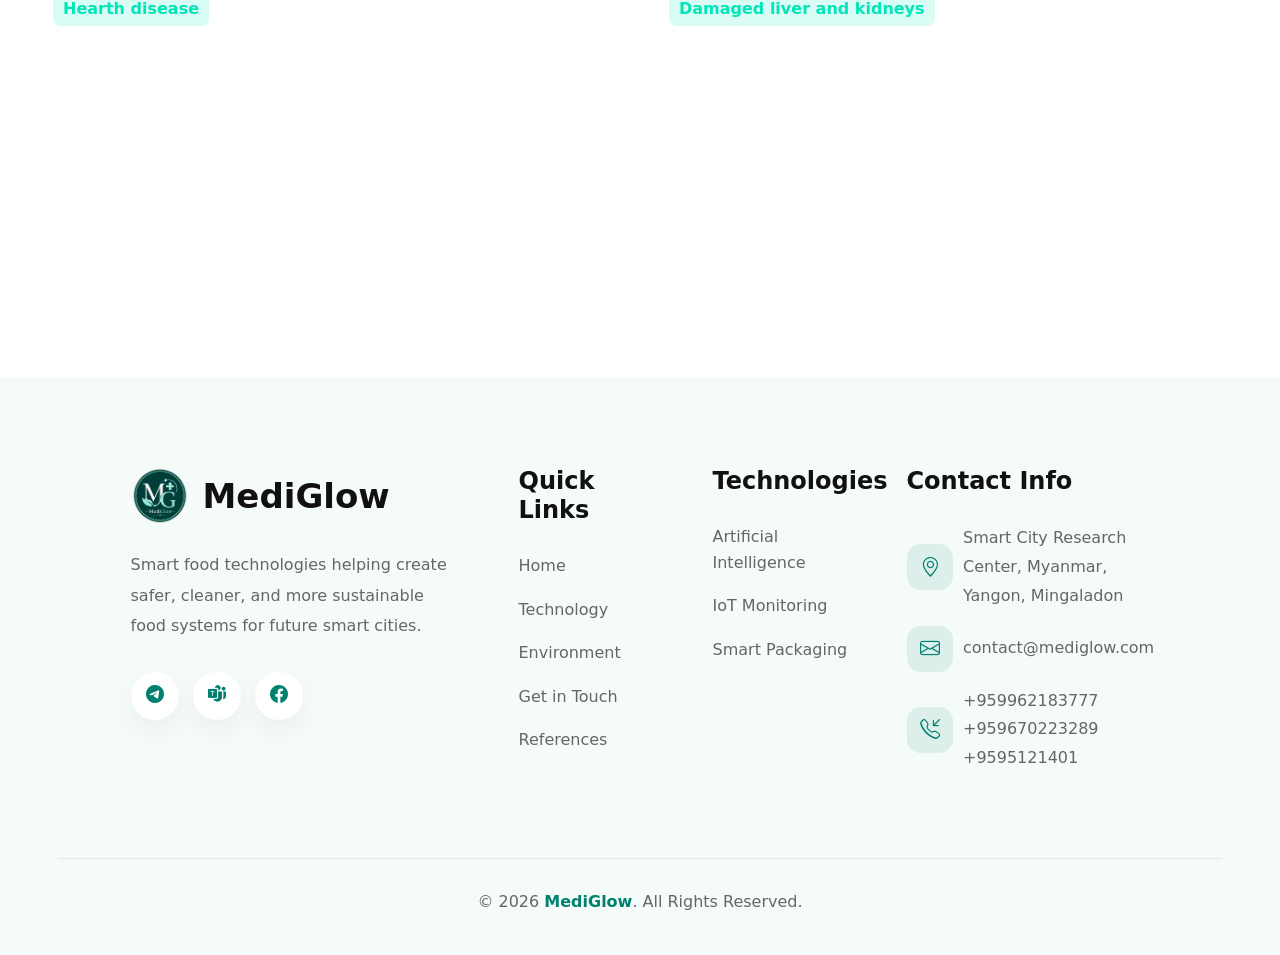
<file: food_challenges_page.html>
<!DOCTYPE html>
<html lang="en">
<head>
    <meta charset="UTF-8">
    <meta name="viewport" content="width=device-width, initial-scale=1.0, viewport-fit=cover">
    <title>MediGlow | Unsafe Food </title>

    <!-- Favicon -->
    <link rel="icon" type="image/png" href="imgs/logo.png">

    <!-- Fonts -->
    <link href="https://fonts.googleapis.com/css2?family=Geist:wght@100..900&family=Poppins:wght@300;400;500;600;700;800&display=swap" rel="stylesheet">

    <!-- Bootstrap 5 CSS -->
    <link href="https://cdn.jsdelivr.net/npm/bootstrap@5.3.8/dist/css/bootstrap.min.css" rel="stylesheet">
    <link href="https://cdn.jsdelivr.net/npm/bootstrap-icons@1.13.1/font/bootstrap-icons.min.css" rel="stylesheet">

    <!-- AOS Animation Library -->
    <link href="https://unpkg.com/aos@2.3.1/dist/aos.css" rel="stylesheet">

    <!-- External CSS Files -->
    <link rel="stylesheet" href="css/base.css">
    <link rel="stylesheet" href="css/layout.css">
    <link rel="stylesheet" href="css/components.css">
    <link rel="stylesheet" href="css/pages.css">
    <link rel="stylesheet" href="css/food_challenges_page.css">
    <link rel="stylesheet" href="css/footer.css">
    <style>
        body{
            background: url(imgs/bg_img_for_consumer.png) center/cover fixed no-repeat;
            color: white;
            font-family: system-ui;
            overflow-x: hidden;
        }
        @media (max-width: 992px) and (min-width: 576px) {
            .solution_dropdown {
                left: 50% !important;
                transform: translateX(-50%) !important;
            }
        }

        .food_challenges_sticky_button {
            position: sticky;
            top: 100px !important; 
            z-index: 1000;
        }



    </style>
</head>
<body >
    <input type="radio" name="auth-panel" id="auth-form-fill" hidden checked>
    <input type="radio" name="auth-panel" id="auth-link-fill" hidden>
    <button class="d-lg-none p-2 mobile_tap_pane_button d-flex justify-content-center align-items-center" type="button" data-bs-toggle="offcanvas" data-bs-target="#sidebar_unsafe_food">
        <svg xmlns="http://www.w3.org/2000/svg" width="30" height="30" fill="currentColor" class="bi bi-layout-sidebar" viewBox="0 0 16 16">
            <path d="M0 3a2 2 0 0 1 2-2h12a2 2 0 0 1 2 2v10a2 2 0 0 1-2 2H2a2 2 0 0 1-2-2zm5-1v12h9a1 1 0 0 0 1-1V3a1 1 0 0 0-1-1zM4 2H2a1 1 0 0 0-1 1v10a1 1 0 0 0 1 1h2z"/>
        </svg>
    </button>
    <header>
        <nav class="navbar navbar-expand-lg" aria-label="Main navigation">
            <div class="container-fluid">
                <a href="index.html" class="navbar-brand ms-lg-3" aria-label="MediGlow Home">
                    <img src="imgs/logo.png" alt="MediGlow logo - Smart City Food Safety" width="50" height="50">
                </a>
                <button type="button" class="navbar-toggler me-2" data-bs-toggle="offcanvas" data-bs-target="#offcanvas_nav" aria-controls="offcanvas_nav" aria-expanded="false" aria-label="Toggle navigation menu">
                    <span class="navbar-toggler-icon"></span>
                </button>

                <div class="collapse navbar-collapse" id="nav_id">
                    <ul class="navbar-nav mx-auto" role="menubar">
                        <li class="nav-item" role="none">
                            <a class="nav-link nav_link_color" href="index.html" role="menuitem">Home</a>
                        </li>
                        <li class="nav-item dropdown" role="none">
                            <a href="#" class="nav-link nav_link_color dropdown-toggle" data-bs-toggle="dropdown" role="menuitem" aria-haspopup="true" aria-expanded="false">Problems</a>
                            <ul class="dropdown-menu dropdown_menu_for_nav_items">
                                <li>
                                    <div class="row g-1">
                                        <div class="col-md-6">
                                            <a class="dropdown-item" href="consumer.html">
                                                <div class="row g-0 align-items-center">
                                                    <div class="col-3 text-center dropdown_text_icon_box">
                                                        <i class="bi bi-bandaid-fill" aria-hidden="true"></i>
                                                    </div>
                                                    <div class="col-9 dropdown_text_section ps-2">
                                                        <h6>Consumers</h6>
                                                        <p>Health issues</p>
                                                    </div>
                                                </div>
                                            </a>
                                        </div>
                                        <div class="col-md-6">
                                            <a class="dropdown-item nav_active_stage_dropdown" href="food_challenges_page.html">
                                                <div class="row g-0 align-items-center ">
                                                    <div class="col-3 text-center dropdown_text_icon_box nav_avtive_stage_dropdown_text_icon_box">
                                                        <i class="bi bi-fork-knife" aria-hidden="true"></i>
                                                    </div>
                                                    <div class="col-9 dropdown_text_section ps-2">
                                                        <h6>Unsafe Food</h6>
                                                        <p>Food safety risks</p>
                                                    </div>
                                                </div>
                                            </a>
                                        </div>
                                    </div>
                                </li>
                                <li>
                                    <div class="row g-1 mt-1">
                                        <div class="col-md-6">
                                            <a class="dropdown-item" href="industry.html">
                                                <div class="row g-0 align-items-center">
                                                    <div class="col-3 text-center dropdown_text_icon_box">
                                                        <i class="bi bi-exclamation-triangle-fill" aria-hidden="true"></i>
                                                    </div>
                                                    <div class="col-9 dropdown_text_section ps-2">
                                                        <h6>Industry</h6>
                                                        <p>Environmental impact</p>
                                                    </div>
                                                </div>
                                            </a>
                                        </div>
                                        <div class="col-md-6">
                                            <a class="dropdown-item" href="environment.html">
                                                <div class="row g-0 align-items-center">
                                                    <div class="col-3 text-center dropdown_text_icon_box">
                                                        <i class="bi bi-tree-fill" aria-hidden="true"></i>
                                                    </div>
                                                    <div class="col-9 dropdown_text_section ps-2">
                                                        <h6>Environment</h6>
                                                        <p>Pollution impact</p>
                                                    </div>
                                                </div>
                                            </a>
                                        </div>
                                    </div>
                                </li>
                            </ul>
                        </li>
                        <li class="nav-item dropdown" role="none">
                            <a href="#" class="nav-link nav_link_color dropdown-toggle" data-bs-toggle="dropdown" role="menuitem" aria-haspopup="true" aria-expanded="false">Solutions</a>
                            <ul class="dropdown-menu dropdown_menu_for_nav_items">
                                <li>
                                    <div class="row g-1">
                                        <div class="col-md-6">
                                            <a class="dropdown-item" href="ai_detection.html">
                                                <div class="row g-0 align-items-center">
                                                    <div class="col-3 text-center dropdown_text_icon_box">
                                                        <i class="bi bi-search" aria-hidden="true"></i>
                                                    </div>
                                                    <div class="col-9 dropdown_text_section ps-2">
                                                        <h6>AI Detection</h6>
                                                        <p>Smart scanning</p>
                                                    </div>
                                                </div>
                                            </a>
                                        </div>
                                        <div class="col-md-6">
                                            <a class="dropdown-item" href="smart_packaging.html">
                                                <div class="row g-0 align-items-center">
                                                    <div class="col-3 text-center dropdown_text_icon_box">
                                                        <i class="bi bi-box-seam-fill" aria-hidden="true"></i>
                                                    </div>
                                                    <div class="col-9 dropdown_text_section ps-2">
                                                        <h6>Smart Packaging</h6>
                                                        <p>Freshness tracking</p>
                                                    </div>
                                                </div>
                                            </a>
                                        </div>
                                        <div class="col-md-6">
                                            <a class="dropdown-item" href="modern_technology.html">
                                                <div class="row g-0 align-items-center">
                                                    <div class="col-3 text-center dropdown_text_icon_box">
                                                        <i class="bi bi-cpu" aria-hidden="true"></i>
                                                    </div>
                                                    <div class="col-9 dropdown_text_section ps-2">
                                                        <h6>Modern Technology</h6>
                                                        <p>Sensers & apps</p>
                                                    </div>
                                                </div>
                                            </a>
                                        </div>
                                    </div>
                                </li>
                            </ul>
                        </li>
                        <li class="nav-item" role="none">
                            <a class="nav-link nav_link_color" href="awareness.html" role="menuitem">Awareness</a>
                        </li>
                        <li class="nav-item" role="none">
                            <a class="nav-link nav_link_color" href="global_view.html" role="menuitem">Global View</a>
                        </li>
                    </ul>
                    <ul class="navbar-nav me-lg-3" role="menubar">
                        <li class="nav-item" role="none">
                            <a class="nav-link nav_link_color" href="get_in_touch.html" role="menuitem">Get In Touch</a>
                        </li>
                    </ul>

                    <!-- Logged-in user dropdown (large screens) -->
                    <div class="auth-user dropdown logged_in_lg me-lg-4">
                        <a href="#" class="d-flex align-items-center nav-link dropdown-toggle" data-bs-toggle="dropdown" aria-haspopup="true" aria-expanded="false" aria-label="User menu">
                            <span class="rounded-circle bg-secondary d-flex align-items-center justify-content-center text-white" style="width:32px;height:32px;font-size:0.8rem;" aria-hidden="true">A</span>
                        </a>
                        <ul class="dropdown-menu dropdown-menu-end dropdown_menu_for_profile">
                            <li class="px-3 py-2"><div style="font-weight:600;">Anonymous</div></li>
                            <li><hr class="dropdown-divider"></li>
                            <li><a class="dropdown-item" href="#">Profile</a></li>
                            <li>
                                <label for="auth-guest" class="dropdown-item text-danger" style="cursor:pointer;">Logout</label>
                            </li>
                        </ul>
                    </div>

                    <!-- Guest login button (large screens) -->
                    <div class="dropdown logged_out d-none d-lg-flex pe-lg-3">
                        <a href="#" class="nav-user-icon-btn dropdown-toggle" data-bs-toggle="dropdown" aria-haspopup="true" aria-expanded="false" aria-label="Login or sign up">
                            <i class="bi bi-person-fill" aria-hidden="true"></i>
                        </a>
                        <ul class="dropdown-menu dropdown-menu-end dropdown_menu_for_profile">
                            <li><a class="dropdown-item" href="#modal_login" data-bs-toggle="modal">Login</a></li>
                            <li><a class="dropdown-item" href="#modal_register" data-bs-toggle="modal">Sign Up</a></li>
                        </ul>
                    </div>
                </div>

                <!-- Offcanvas mobile menu -->
                <div class="offcanvas offcanva_for_small_devices offcanvas-end d-lg-none" id="offcanvas_nav" tabindex="-1" aria-label="Mobile navigation menu">
                    <div class="offcanvas-header offcanva_header_for_navbar">
                        <a href="index.html" class="navbar-brand">
                            <img src="imgs/logo.png" height="32" alt="MediGlow">
                        </a>
                        <button type="button" class="btn-close btn-close-white pe-4" data-bs-dismiss="offcanvas" aria-label="Close menu"></button>
                    </div>

                    <div class="offcanvas-body px-4 pt-3">
                        <ul class="navbar-nav">

                            <li class="nav-item mt-2">
                                <div class="row">
                                    <div class="col-sm-5">
                                        <a class="nav-link nav_link_color" href="index.html">Home</a>
                                    </div>
                                    <div class="col-sm-5">
                                        <a class="nav-link nav_link_color" href="awareness.html">Awareness</a>
                                    </div>
                                </div>
                            </li>

                            <li class="nav-item mt-2">
                                <div class="row">

                                    <div class="col-sm-5">
                                        <a href="#" class="nav-link nav_link_color dropdown-toggle" data-bs-toggle="dropdown" role="menuitem" aria-haspopup="true" aria-expanded="false">Problems</a>

                                        <ul class="dropdown-menu dropdown_menu_for_nav_items">
                                            <li>
                                                <div class="row g-1">
                                                    <div class="col-md-12">
                                                        <a class="dropdown-item" href="consumer.html">
                                                            <div class="row g-0 align-items-center">
                                                                <div class="col-3 text-center dropdown_text_icon_box">
                                                                    <i class="bi bi-bandaid-fill" aria-hidden="true"></i>
                                                                </div>
                                                                <div class="col-9 dropdown_text_section ps-2">
                                                                    <h6>Consumers</h6>
                                                                    <p>Health issues</p>
                                                                </div>
                                                            </div>
                                                        </a>
                                                    </div>

                                                    <div class="col-md-12">
                                                        <a class="dropdown-item nav_active_stage_dropdown" href="food_challenges_page.html">
                                                            <div class="row g-0 align-items-center">
                                                                <div class="col-3 text-center dropdown_text_icon_box nav_avtive_stage_dropdown_text_icon_box">
                                                                    <i class="bi bi-fork-knife" aria-hidden="true"></i>
                                                                </div>
                                                                <div class="col-9 dropdown_text_section ps-2">
                                                                    <h6>Unsafe Food</h6>
                                                                    <p>Food safety risks</p>
                                                                </div>
                                                            </div>
                                                        </a>
                                                    </div>
                                                </div>
                                            </li>

                                            <li>
                                                <div class="row g-1 mt-1">
                                                    <div class="col-md-12">
                                                        <a class="dropdown-item" href="industry.html">
                                                            <div class="row g-0 align-items-center">
                                                                <div class="col-3 text-center dropdown_text_icon_box">
                                                                    <i class="bi bi-exclamation-triangle-fill" aria-hidden="true"></i>
                                                                </div>
                                                                <div class="col-9 dropdown_text_section ps-2">
                                                                    <h6>Industry</h6>
                                                                    <p>Environmental impact</p>
                                                                </div>
                                                            </div>
                                                        </a>
                                                    </div>

                                                    <div class="col-md-12">
                                                        <a class="dropdown-item" href="environment.html">
                                                            <div class="row g-0 align-items-center">
                                                                <div class="col-3 text-center dropdown_text_icon_box">
                                                                    <i class="bi bi-tree-fill" aria-hidden="true"></i>
                                                                </div>
                                                                <div class="col-9 dropdown_text_section ps-2">
                                                                    <h6>Environment</h6>
                                                                    <p>Pollution impact</p>
                                                                </div>
                                                            </div>
                                                        </a>
                                                    </div>
                                                </div>
                                            </li>
                                        </ul>
                                    </div>

                                    <div class="col-sm-5">
                                        <a href="#" class="nav-link nav_link_color dropdown-toggle" data-bs-toggle="dropdown" role="menuitem" aria-haspopup="true" aria-expanded="false">Solutions</a>
                                        <ul class="dropdown-menu solution_dropdown dropdown_menu_for_nav_items">
                                            <li>
                                                <div class="row g-1">

                                                    <div class="col-md-12">
                                                        <a class="dropdown-item" href="ai_detection.html">
                                                            <div class="row g-0 align-items-center">
                                                                <div class="col-3 text-center dropdown_text_icon_box">
                                                                    <i class="bi bi-search" aria-hidden="true"></i>
                                                                </div>
                                                                <div class="col-9 dropdown_text_section ps-2">
                                                                    <h6>AI Detection</h6>
                                                                    <p>Smart scanning</p>
                                                                </div>
                                                            </div>
                                                        </a>
                                                    </div>

                                                    <div class="col-md-12">
                                                        <a class="dropdown-item" href="smart_packaging.html">
                                                            <div class="row g-0 align-items-center">
                                                                <div class="col-3 text-center dropdown_text_icon_box">
                                                                    <i class="bi bi-box-seam-fill" aria-hidden="true"></i>
                                                                </div>
                                                                <div class="col-9 dropdown_text_section ps-2">
                                                                    <h6>Smart Packaging</h6>
                                                                    <p>Freshness tracking</p>
                                                                </div>
                                                            </div>
                                                        </a>
                                                    </div>

                                                    <div class="col-md-12">
                                                        <a class="dropdown-item" href="modern_technology.html">
                                                            <div class="row g-0 align-items-center">
                                                                <div class="col-3 text-center dropdown_text_icon_box">
                                                                    <i class="bi bi-cpu" aria-hidden="true"></i>
                                                                </div>
                                                                <div class="col-9 dropdown_text_section ps-2">
                                                                    <h6>Modern Technology</h6>
                                                                    <p>Sensers & apps</p>
                                                                </div>
                                                            </div>
                                                        </a>
                                                    </div>

                                                </div>
                                            </li>
                                        </ul>
                                    </div>

                                </div>
                            </li>

                            <li class="nav-item mt-2">
                                <div class="row">
                                    <div class="col-sm-5">
                                        <a class="nav-link nav_link_color" href="get_in_touch.html">Get in Touch</a>
                                    </div>
                                    <div class="col-sm-5">
                                        <a class="nav-link nav_link_color" href="global_view.html">Global View</a>
                                    </div>
                                </div>
                            </li>

                        </ul>

                        <hr style="border-color:rgba(255,255,255,0.3);">

                        <div class="d-flex justify-content-center logged_out gap-3">
                            <a href="#modal_login_sm" data-bs-toggle="modal" class="btn btn-outline-light btn-sm">Login</a>
                            <a href="#modal_register_sm" data-bs-toggle="modal" class="btn btn-light btn-sm">Sign Up</a>
                        </div>
                    </div>
                </div>
            </div>
        </nav>
    </header>



    <!-- Large Login Modal -->
    <div class="modal fade" data-bs-backdrop="static" id="modal_login" tabindex="-1" aria-hidden="true">
        <div class="modal-dialog modal-dialog-centered modal-xl">
            <div class="modal-content position-relative">

                <button type="button"
                    class="btn-close position-absolute top-0 end-0 m-3 btn-close-white"
                    data-bs-dismiss="modal"
                    style="z-index:10;"
                    aria-label="Close login modal">
                </button>

                <div class="row g-0">

                    <div class="col-md-6 modal-image-col"
                        style="background-image: url('img/login_signup.jpg');"
                        role="img"
                        aria-label="Myanmar traditional dish">
                    </div>

                    <div class="col-md-6 modal-form-col">

                        <div class="form-scroll">

                            <h2 class="auth-title">Welcome back</h2>

                            <div class="form_fill">

                                <div class="mb-3">
                                    <input class="auth-email-input"
                                        type="email"
                                        placeholder="Email address"
                                        aria-label="Email address">
                                </div>

                                <div class="mb-3">
                                    <input class="auth-email-input"
                                        type="password"
                                        placeholder="Password"
                                        aria-label="Password">
                                </div>

                                <div class="text-end mb-3">
                                    <a href="#modal_forgot"
                                        data-bs-toggle="modal"
                                        style="color: var(--medi-primary);">
                                        Forgot password?
                                    </a>
                                </div>

                                <label class="auth-email-btn"
                                    for="auth-logged"
                                    data-bs-dismiss="modal">
                                    Log In
                                </label>

                                <hr class="auth-divider">

                                <p class="text-center social-toggle-text mb-0">
                                    or continue with
                                    <label class="login_form" for="auth-link-fill">
                                        social accounts
                                    </label>
                                </p>

                            </div>

                            <div class="link_fill">

                                <label class="auth-social-btn"
                                    for="auth-logged"
                                    data-bs-dismiss="modal">

                                    <svg width="18" height="18" viewBox="0 0 48 48" aria-hidden="true">
                                        <path fill="#EA4335"
                                            d="M24 9.5c3.54 0 6.71 1.22 9.21 3.6l6.85-6.85C35.9 2.38 30.47 0 24 0 14.62 0 6.51 5.38 2.56 13.22l7.98 6.19C12.43 13.72 17.74 9.5 24 9.5z" />
                                        <path fill="#4285F4"
                                            d="M46.98 24.55c0-1.57-.15-3.09-.38-4.55H24v9.02h12.94c-.58 2.96-2.26 5.48-4.78 7.18l7.73 6c4.51-4.18 7.09-10.36 7.09-17.65z" />
                                        <path fill="#FBBC05"
                                            d="M10.53 28.59a14.5 14.5 0 0 1 0-9.18l-7.98-6.19a24.08 24.08 0 0 0 0 21.56l7.98-6.19z" />
                                        <path fill="#34A853"
                                            d="M24 48c6.48 0 11.93-2.13 15.89-5.81l-7.73-6c-2.15 1.45-4.92 2.3-8.16 2.3-6.26 0-11.57-4.22-13.47-9.91l-7.98 6.19C6.51 42.62 14.62 48 24 48z" />
                                    </svg>

                                    Continue with Google
                                </label>

                                <label class="auth-social-btn"
                                    for="auth-logged"
                                    data-bs-dismiss="modal">

                                    <svg width="18" height="18" viewBox="0 0 16 16" aria-hidden="true">
                                        <path d="M8 0C3.58 0 0 3.58 0 8c0 3.54 2.29 6.53 5.47 7.59.4.07.55-.17.55-.38 0-.19-.01-.82-.01-1.49-2.01.37-2.53-.49-2.69-.94-.09-.23-.48-.94-.82-1.13-.28-.15-.68-.52-.01-.53.63-.01 1.08.58 1.23.82.72 1.21 1.87.87 2.33.66.07-.52.28-.87.51-1.07-1.78-.2-3.64-.89-3.64-3.95 0-.87.31-1.59.82-2.15-.08-.2-.36-1.02.08-2.12 0 0 .67-.21 2.2.82.64-.18 1.32-.27 2-.27.68 0 1.36.09 2 .27 1.53-1.04 2.2-.82 2.2-.82.44 1.1.16 1.92.08 2.12.51.56.82 1.27.82 2.15 0 3.07-1.87 3.75-3.65 3.95.29.25.54.73.54 1.48 0 1.07-.01 1.93-.01 2.2 0 .21.15.46.55.38A8.013 8.013 0 0 0 16 8c0-4.42-3.58-8-8-8z" />
                                    </svg>

                                    Continue with GitHub
                                </label>

                                <label class="auth-social-btn"
                                    for="auth-logged"
                                    data-bs-dismiss="modal">

                                    <svg width="18" height="18" viewBox="0 0 24 24" aria-hidden="true">
                                        <path d="M17.05 20.28c-.98.95-2.05.8-3.08.35-1.09-.46-2.09-.48-3.24 0-1.44.62-2.2.44-3.06-.35C2.79 15.25 3.51 7.59 9.05 7.31c1.35.07 2.29.74 3.08.8 1.18-.24 2.31-.93 3.57-.84 1.51.12 2.65.72 3.4 1.8-3.12 1.87-2.38 5.98.48 7.13-.57 1.5-1.31 2.99-2.54 4.09zM12.03 7.25c-.15-2.23 1.66-4.07 3.74-4.25.29 2.58-2.34 4.5-3.74 4.25z" />
                                    </svg>

                                    Continue with Apple
                                </label>

                                <hr class="auth-divider">

                                <p class="text-center social-toggle-text mb-0">
                                    <label class="login_form" for="auth-form-fill">
                                        Login with email & password?
                                    </label>
                                </p>

                            </div>

                            <div class="auth-signup-link">
                                Don't have an account?
                                <a href="#modal_register"
                                    data-bs-toggle="modal"
                                    data-bs-target="#modal_register"
                                    data-bs-dismiss="modal">
                                    Sign Up
                                </a>
                            </div>

                        </div>

                        <div class="auth-footer">
                            <a href="#">Terms</a>
                            <a href="#">Privacy Policy</a>
                        </div>

                    </div>

                </div>

            </div>
        </div>
    </div>

    <!-- Large Register Modal -->
    <div class="modal fade"
        data-bs-backdrop="static"
        id="modal_register"
        tabindex="-1"
        aria-hidden="true">

        <div class="modal-dialog modal-dialog-centered modal-xl">

            <div class="modal-content position-relative">

                <button type="button"
                    class="btn-close position-absolute top-0 end-0 m-3 btn-close-white"
                    data-bs-dismiss="modal"
                    style="z-index:10;"
                    aria-label="Close register modal">
                </button>

                <div class="row g-0">

                    <!-- Left Image -->
                    <div class="col-md-6 modal-image-col"
                        style="background-image: url('img/login_signup.jpg');"
                        role="img"
                        aria-label="Myanmar traditional dish">
                    </div>

                    <!-- Right Form -->
                    <div class="col-md-6 modal-form-col">

                        <div class="form-scroll">

                            <h2 class="auth-title">
                                Create your account
                            </h2>

                            <!-- Email Form -->
                            <div class="form_fill">

                                <div class="mb-3">
                                    <input class="auth-email-input"
                                        type="text"
                                        placeholder="Username"
                                        aria-label="Username">
                                </div>

                                <div class="mb-3">
                                    <input class="auth-email-input"
                                        type="email"
                                        placeholder="Email address"
                                        aria-label="Email address">
                                </div>

                                <div class="mb-3">
                                    <input class="auth-email-input"
                                        type="password"
                                        placeholder="Password"
                                        aria-label="Password">
                                </div>

                                <label class="auth-email-btn"
                                    for="auth-logged"
                                    data-bs-dismiss="modal">
                                    Sign Up
                                </label>

                                <hr class="auth-divider">

                                <p class="text-center social-toggle-text mb-0">
                                    or continue with
                                    <label class="login_form" for="auth-link-fill">
                                        social accounts
                                    </label>
                                </p>

                            </div>

                            <!-- Social Login -->
                            <div class="link_fill">

                                <!-- Google -->
                                <label class="auth-social-btn"
                                    for="auth-logged"
                                    data-bs-dismiss="modal">

                                    <svg width="18"
                                        height="18"
                                        viewBox="0 0 48 48"
                                        aria-hidden="true">

                                        <path fill="#EA4335"
                                            d="M24 9.5c3.54 0 6.71 1.22 9.21 3.6l6.85-6.85C35.9 2.38 30.47 0 24 0 14.62 0 6.51 5.38 2.56 13.22l7.98 6.19C12.43 13.72 17.74 9.5 24 9.5z" />

                                        <path fill="#4285F4"
                                            d="M46.98 24.55c0-1.57-.15-3.09-.38-4.55H24v9.02h12.94c-.58 2.96-2.26 5.48-4.78 7.18l7.73 6c4.51-4.18 7.09-10.36 7.09-17.65z" />

                                        <path fill="#FBBC05"
                                            d="M10.53 28.59a14.5 14.5 0 0 1 0-9.18l-7.98-6.19a24.08 24.08 0 0 0 0 21.56l7.98-6.19z" />

                                        <path fill="#34A853"
                                            d="M24 48c6.48 0 11.93-2.13 15.89-5.81l-7.73-6c-2.15 1.45-4.92 2.3-8.16 2.3-6.26 0-11.57-4.22-13.47-9.91l-7.98 6.19C6.51 42.62 14.62 48 24 48z" />
                                    </svg>

                                    Continue with Google
                                </label>

                                <!-- GitHub -->
                                <label class="auth-social-btn"
                                    for="auth-logged"
                                    data-bs-dismiss="modal">

                                    <svg width="18"
                                        height="18"
                                        viewBox="0 0 16 16"
                                        aria-hidden="true">

                                        <path d="M8 0C3.58 0 0 3.58 0 8c0 3.54 2.29 6.53 5.47 7.59.4.07.55-.17.55-.38 0-.19-.01-.82-.01-1.49-2.01.37-2.53-.49-2.69-.94-.09-.23-.48-.94-.82-1.13-.28-.15-.68-.52-.01-.53.63-.01 1.08.58 1.23.82.72 1.21 1.87.87 2.33.66.07-.52.28-.87.51-1.07-1.78-.2-3.64-.89-3.64-3.95 0-.87.31-1.59.82-2.15-.08-.2-.36-1.02.08-2.12 0 0 .67-.21 2.2.82.64-.18 1.32-.27 2-.27.68 0 1.36.09 2 .27 1.53-1.04 2.2-.82 2.2-.82.44 1.1.16 1.92.08 2.12.51.56.82 1.27.82 2.15 0 3.07-1.87 3.75-3.65 3.95.29.25.54.73.54 1.48 0 1.07-.01 1.93-.01 2.2 0 .21.15.46.55.38A8.013 8.013 0 0 0 16 8c0-4.42-3.58-8-8-8z" />
                                    </svg>

                                    Continue with GitHub
                                </label>

                                <!-- Apple -->
                                <label class="auth-social-btn"
                                    for="auth-logged"
                                    data-bs-dismiss="modal">

                                    <svg width="18"
                                        height="18"
                                        viewBox="0 0 24 24"
                                        aria-hidden="true">

                                        <path d="M17.05 20.28c-.98.95-2.05.8-3.08.35-1.09-.46-2.09-.48-3.24 0-1.44.62-2.2.44-3.06-.35C2.79 15.25 3.51 7.59 9.05 7.31c1.35.07 2.29.74 3.08.8 1.18-.24 2.31-.93 3.57-.84 1.51.12 2.65.72 3.4 1.8-3.12 1.87-2.38 5.98.48 7.13-.57 1.5-1.31 2.99-2.54 4.09zM12.03 7.25c-.15-2.23 1.66-4.07 3.74-4.25.29 2.58-2.34 4.5-3.74 4.25z" />
                                    </svg>

                                    Continue with Apple
                                </label>

                                <hr class="auth-divider">

                                <p class="text-center social-toggle-text mb-0">
                                    <label class="login_form" for="auth-form-fill">
                                        Sign up with email & password?
                                    </label>
                                </p>

                            </div>

                            <!-- Bottom Link -->
                            <div class="auth-signup-link">
                                Already have an account?

                                <a href="#modal_login"
                                    data-bs-toggle="modal"
                                    data-bs-dismiss="modal">
                                    Log In
                                </a>
                            </div>

                        </div>

                        <!-- Footer -->
                        <div class="auth-footer">
                            <a href="#">Terms</a>
                            <a href="#">Privacy Policy</a>
                        </div>

                    </div>

                </div>

            </div>

        </div>
    </div>

    <!-- Small Login Modal -->
    <div class="modal fade"
        data-bs-backdrop="static"
        id="modal_login_sm"
        tabindex="-1"
        aria-hidden="true">

        <div class="modal-dialog modal-dialog-centered">

            <div class="modal-content" style="border-radius:20px;">

                <div class="modal-body p-4 position-relative">

                    <button type="button"
                        class="btn-close position-absolute top-0 end-0 m-3"
                        data-bs-dismiss="modal"
                        aria-label="Close">
                    </button>

                    <h2 class="auth-title">
                        Welcome back
                    </h2>

                    <!-- Email Form -->
                    <div class="form_fill">

                        <div class="mb-3">
                            <input class="auth-email-input"
                                type="email"
                                placeholder="Email address"
                                aria-label="Email">
                        </div>

                        <div class="mb-3">
                            <input class="auth-email-input"
                                type="password"
                                placeholder="Password"
                                aria-label="Password">
                        </div>

                        <div class="text-end mb-3">
                            <a href="#modal_forgot"
                                data-bs-toggle="modal"
                                style="color:var(--medi-primary);">
                                Forgot password?
                            </a>
                        </div>

                        <label class="auth-email-btn"
                            for="auth-logged"
                            data-bs-dismiss="modal">
                            Log In
                        </label>

                        <hr class="auth-divider">

                        <p class="text-center social-toggle-text mb-0">
                            or continue with
                            <label class="login_form" for="auth-link-fill">
                                social accounts
                            </label>
                        </p>

                    </div>

                    <!-- Social Login -->
                    <div class="link_fill">

                        <label class="auth-social-btn"
                            for="auth-logged"
                            data-bs-dismiss="modal">
                            Continue with Google
                        </label>

                        <label class="auth-social-btn"
                            for="auth-logged"
                            data-bs-dismiss="modal">
                            Continue with GitHub
                        </label>

                        <label class="auth-social-btn"
                            for="auth-logged"
                            data-bs-dismiss="modal">
                            Continue with Apple
                        </label>

                        <hr class="auth-divider">

                        <p class="text-center social-toggle-text mb-0">
                            <label class="login_form" for="auth-form-fill">
                                Login with email & password?
                            </label>
                        </p>

                    </div>

                    <!-- Bottom Link -->
                    <div class="auth-signup-link">
                        Don't have an account?

                        <a href="#modal_register_sm"
                            data-bs-toggle="modal"
                            data-bs-dismiss="modal">
                            Sign Up
                        </a>
                    </div>

                </div>

            </div>

        </div>

    </div>

    <!-- Small Register Modal -->
    <div class="modal fade"
        data-bs-backdrop="static"
        id="modal_register_sm"
        tabindex="-1"
        aria-hidden="true">

        <div class="modal-dialog modal-dialog-centered">

            <div class="modal-content" style="border-radius:20px;">

                <div class="modal-body p-4 position-relative">

                    <button type="button"
                        class="btn-close position-absolute top-0 end-0 m-3"
                        data-bs-dismiss="modal"
                        aria-label="Close">
                    </button>

                    <h2 class="auth-title">
                        Create your account
                    </h2>

                    <!-- Email Form -->
                    <div class="form_fill">

                        <div class="mb-3">
                            <input class="auth-email-input"
                                type="text"
                                placeholder="Username"
                                aria-label="Username">
                        </div>

                        <div class="mb-3">
                            <input class="auth-email-input"
                                type="email"
                                placeholder="Email address"
                                aria-label="Email">
                        </div>

                        <div class="mb-3">
                            <input class="auth-email-input"
                                type="password"
                                placeholder="Password"
                                aria-label="Password">
                        </div>

                        <button class="auth-email-btn"
                            for="auth-logged"
                            data-bs-dismiss="modal" data-bs-toggle="modal" data-bs-target="#signupModal" >
                            Sign Up
                        </button>

                        <hr class="auth-divider">

                        <p class="text-center social-toggle-text mb-0">
                            or continue with
                            <label class="login_form" for="auth-link-fill">
                                social accounts
                            </label>
                        </p>

                    </div>

                    <!-- Social Login -->
                    <div class="link_fill">

                        <label class="auth-social-btn"
                            for="auth-logged"
                            data-bs-dismiss="modal">
                            Continue with Google
                        </label>

                        <label class="auth-social-btn"
                            for="auth-logged"
                            data-bs-dismiss="modal">
                            Continue with GitHub
                        </label>

                        <label class="auth-social-btn"
                            for="auth-logged"
                            data-bs-dismiss="modal">
                            Continue with Apple
                        </label>

                        <hr class="auth-divider">

                        <p class="text-center social-toggle-text mb-0">
                            <label class="login_form" for="auth-form-fill">
                                Sign up with email & password?
                            </label>
                        </p>

                    </div>

                    <!-- Bottom Link -->
                    <div class="auth-signup-link">
                        Already have an account?

                        <a href="#modal_login_sm"
                            data-bs-toggle="modal"
                            data-bs-dismiss="modal">
                            Log In
                        </a>
                    </div>

                </div>

            </div>

        </div>

    </div>

    <!-- Forgot Password Modal -->
    <div class="modal fade"
        data-bs-backdrop="static"
        id="modal_forgot"
        tabindex="-1"
        aria-hidden="true">

        <div class="modal-dialog modal-dialog-centered">

            <div class="modal-content" style="border-radius:20px;">

                <!-- Header -->
                <div class="modal-header">

                    <h5 class="modal-title">
                        Reset Password
                    </h5>

                    <button type="button"
                        class="btn-close"
                        data-bs-dismiss="modal"
                        aria-label="Close">
                    </button>

                </div>

                <!-- Body -->
                <div class="modal-body">

                    <div class="mb-3">
                        <input class="auth-email-input"
                            type="password"
                            placeholder="New Password"
                            aria-label="New password">
                    </div>

                    <div class="mb-3">
                        <input class="auth-email-input"
                            type="password"
                            placeholder="Confirm Password"
                            aria-label="Confirm password">
                    </div>

                    <label class="auth-email-btn"
                        data-bs-dismiss="modal">
                        Reset
                    </label>

                </div>

            </div>

        </div>

    </div>

    <div class="container-fluid vw-100 unsafe_food_main_container">
        <div class="text-center mt-5">
            <h1 class="fw-bold">Unsafe Food Awareness</h1>
            
            <p class="p-3" style="max-width: 800px; margin: auto; color: rgba(255,255,255,0.8);">
                Not everything that looks good are good for you. 
                Hidden chemicals, artificial additives, and unsafe practices can quietly affect your health. 
                Learn what’s behind your food and make better choices.
            </p>

        </div>
        <div class="row justify-content-center" >
            <div class="col-3 mt-4 text-center food_challenges_sticky_button unsafe_food_sidebar ">
                <a href="#issues" class="unsafe_food_move_button px-3" style="border-top-left-radius: 30px; border-bottom-left-radius: 30px;">
                    Explore Issues
                </a>
                <a href="#consequences" class="unsafe_food_move_button  px-3 " style="border-top-right-radius: 30px; border-bottom-right-radius: 30px;">
                    View Consequences
                </a>
            </div>
            <div class="container-fluid p-5 col-12" >
                <section class="section">
                    <h2 class="mb-4 unsafe_food_header_subtopic" id="issues" >Issues</h2>

                    <div class="row g-4 mt-3">

                        <div class="col-md-6">
                            <div class="unsafe_food_card">
                                <img src="img/mohinga.jpg">
                                <div class="p-3">
                                    <div class="unsafe_food_title">MSG</div>
                                    <p class="mt-2"> Many Myanmar traditional dishes are healthy, using fresh vegetables, meat, and fish. However, some sellers use <strong>Monosodium glutamate</strong> as a shortcut, reducing nutritional quality and potentially causing headaches.</p>
                                </div>
                            </div>
                        </div>

                        <div class="col-md-6">
                            <div class="unsafe_food_card">
                                <img src="img/mont_phet.jpg">
                                <div class="p-3">
                                    <div class="unsafe_food_title">Preservatives</div>
                                    <p class="mt-2">Mont phat is made out rice which is healthy but some businesses use preservatives to make the Mont phat last longer which are bad for your health. <span style="color: rgba(255, 255, 255, 0);">reducing nutritional quality and potentially causing headaches.</span></p>
                                </div>
                            </div>
                        </div>

                    </div>

                    <div class="row g-4 mt-3">

                        <div class="col-md-6">
                            <div class="unsafe_food_card">
                                <img src="img/mango_salad.png">
                                <div class="p-3">
                                    <div class="unsafe_food_title">Artificial coloring</div>
                                    <p class="mt-2">Some sellers use artificial coloring in the mango salad to make it look better and attract customers. (bad for your kidneys and liver and can cause cancer) <span style="color: rgba(0, 255, 255, 0);">regulation and unsafe practices in the food supply chain.</span></p>
                                </div>
                            </div>
                        </div>

                        <div class="col-md-6">
                            <div class="unsafe_food_card">
                                <img src="imgs/chemical_food.png">
                                <div class="p-3">
                                    <div class="unsafe_food_title">Chemicals</div>
                                    <p class="mt-2">Fruits and vegetables are sometimes contaminated with harmful dyes and chemicals to make them look fresher, greener, or more appealing. This is due to poor regulation and unsafe practices in the food supply chain.</p>
                                </div>
                            </div>
                        </div>

                    </div>

                    <div class="row g-4 mt-3">

                        <div class="col-md-6">
                            <div class="unsafe_food_card">
                                <img src="imgs/ice_salad.png">
                                <div class="p-3">
                                    <div class="unsafe_food_title">Artificial coloring</div>
                                    <p class="mt-2">Ice salad is made using a variety of recipes, with food coloring playing an important role in adding both color and flavor. (bad for your kidneys and liver and can cause cancer) <br> <br></p>
                                </div>
                            </div>
                        </div>

                        <div class="col-md-6">
                            <div class="unsafe_food_card">
                                <img src="imgs/jelly.png">
                                <div class="p-3">
                                    <div class="unsafe_food_title">Artificial coloring</div>
                                    <p class="mt-2">In Myanmar, many imported food contain banned levels of food dyes which can stain your tongue or cause food poisoning. <span style="color: #00e6b800;">flavor. flavor. (bad for your kidneys and liver and can cause cancer)</span></p>
                                </div>
                            </div>
                        </div>

                    </div>
                </section>

        
                <section class="section">
                    <h2 class="mb-4 unsafe_food_header_subtopic" id="consequences">Consequences</h2>

                    <div class="row g-4">

                        <div class="col-md-6">
                                
                            <div class="unsafe_food_card">
                                <img src="imgs/chronic_disease.jpeg">
                                <div class="p-3 pt-1">
                                    <div class="unsafe_food_title mt-3 mb-2">Increased risk of chronic diseases</div>
                                    <p>Eating food that contains preservatives may increase the risk of chronic diseases because these foods are often highly processed, low in nutrients, and high in salt, sugar, or unhealthy fats. <span style="color: #00f3c200;">sed by viruses and bacteriaover time.</span></p>
                                </div>
                            </div>
                        </div>

                        <div class="col-md-6">
                            <div class="unsafe_food_card">
                                <img src="img/sick_people.png">
                                <div class="p-3 pt-1">
                                    <div class="unsafe_food_title mt-3 mb-2">Weakened immune system</div>
                                    <p>Eating foods that mainly contain MSG without enough nutrients from vegetables and meat can weaken the immune system over time due to poor nutrition, making the body more easy to infect caused by viruses and bacteria.</p>
                                </div>
                            </div>
                        </div>

                        <div class="col-md-6">
                            <div class="unsafe_food_card ">
                                <img src="imgs/digestive_problems.jpg">
                                <div class="p-3 pt-1">
                                    <div class="unsafe_food_title mt-3 mb-2">Digestive Issues</div>
                                    <p>A weak immune system fails to protect the body, leading to frequent infections, slow healing, and chronic fatigue. It can be caused by low nutrient diets. <span style="color: #00e6b800;">g the body more easy to infect caused by viruses and bacteria.</span></p>
                                </div>
                            </div>
                        </div>

                        <div class="col-md-6">
                            <div class="unsafe_food_card">
                                <img src="imgs/headache.jpg">
                                <div class="p-3 pt-1">
                                    <div class="unsafe_food_title mt-3 mb-2">Monosodium glutamate (MSG)</div>
                                    <p>Having so many food that contain MSG can lead to Headache, Visual aura without headache, Flushing, Body tingling Quick, fluttering heartbeats, called palpitations, Chest pain or heaviness, Feeling sick to the stomach, called nausea. Muscle aches. <span style="color: #00e6b800;">teria.</span></p>
                                </div>
                            </div>
                        </div>

                        <div class="col-md-6">
                            <div class="unsafe_food_card">
                                <img src="imgs/heart_disease.png">
                                <div class="p-3 pt-1">
                                    <div class="unsafe_food_title mt-3 mb-2">Hearth disease</div>
                                    <p>Heart disease occurs when the heart and blood vessels are damaged over time, often caused by unhealthy diet, lack of exercise, smoking, and high blood pressure. <span style="color: rgba(255, 255, 255, 0);">dy more easy to infect caused by viruses and bacteria  affect overall health. .</span></p>
                                </div>
    
                            </div>
                        </div>

                        <div class="col-md-6">
                            <div class="unsafe_food_card">
                                <div class="row">
                                    <div class="col-6 pe-0">
                                        <img src="imgs/damaged_kidney.jpg">
                                    </div>
                                    <div class="col-6 ps-0">
                                        <img src="imgs/damaged_liver.jpg">
                                    </div>
                                </div>
                                <div class="p-3 pt-1">
                                    <div class="unsafe_food_title mt-3 mb-2">Damaged liver and kidneys</div>
                                    <p>Eating unsafe food can cause food poisoning, stomach infections, and digestive problems. Over time, exposure to harmful chemicals may damage organs like the liver and kidneys and affect overall health. <span style="color: #00e6b800;"> and bacteria.</span></p>
                                </div>
                            </div>
                        </div>

                    </div>
                </section>

            </div>
        </div>
    </div>
    

    <div class="offcanvas unsafe_food_sidebar_mobile offcanvas-start" id="sidebar_unsafe_food" data-bs-scroll="true">
        <div class="offcanvas-header">
            <h6 class="text-white-50 mb-3">Navigation</h6>
            <button type="button" class="btn-close" data-bs-dismiss="offcanvas" data-bs-theme="dark"></button>
        </div>
        <div class="offcanvas-body">
            <ul class="nav nav-pills flex-column">
                <li class="nav-item">
                    <a class="nav-link" href="#issues">Issues</a>
                </li>
                <li class="nav-item">
                    <a class="nav-link" href="#consequences">Consequences</a>
                </li>
            </ul>
        </div>
    </div>

    <footer class="footer_section">
        <div class="container">
            <div class="row g-5 justify-content-center">
                <!-- Left -->
                <div class="col-lg-4">
                    <div class="footer_logo">
                        <div class="logo_footer">
                            <img src="imgs/logo.png" alt="logo">
                        </div>
                        <h2>MediGlow</h2>
                    </div>
                    <p class="footer_text">
                        Smart food technologies helping create safer,
                        cleaner, and more sustainable food systems
                        for future smart cities.
                    </p>
                    <div class="social_links">
                        <a href="https://t.me/donutehero">
                            <i class="bi bi-telegram"></i>
                        </a>
                        <a href="mailto:shinphonethant@edusnschool.co.uk">
                            <i class="bi bi-microsoft-teams"></i>
                        </a>
                        <a href="#" aria-label="Follow on Facebook">
                            <i class="bi bi-facebook" aria-hidden="true"></i>
                        </a>
                    </div>
                </div>

                <!-- Quick Links -->
                <div class="col-lg-2 col-md-6">
                    <h4 class="footer_title">
                        Quick Links
                    </h4>
                    <ul class="footer_links">
                        <li><a href="index.html">Home</a></li>
                        <li><a href="modern_technology.html">Technology</a></li>
                        <li><a href="environment.html">Environment</a></li>
                        <li><a href="get_in_touch.html">Get in Touch</a></li>
                        <li><a href="ICT_FInal_PBL_References.docx">References</a></li>
                    </ul>
                </div>

                <!-- Technologies -->
                <div class="col-lg-2 col-md-6">
                    <h4 class="footer_title">
                        Technologies
                    </h4>
                    <ul class="footer_links">
                        <li><a href="ai_detection.html">Artificial Intelligence</a></li>
                        <li><a href="modern_technology.html">IoT Monitoring</a></li>
                        <li><a href="smart_packaging.html">Smart Packaging</a></li>
                    </ul>
                </div>
                <!-- Contact -->
                <div class="col-lg-3 col-md-6">
                    <h4 class="footer_title">
                        Contact Info
                    </h4>
                    <div class="row">
                        <div class="contact_item">
                            <div class="col-md-2">
                                <div class="contact_icon">
                                    <i class="bi bi-geo-alt"></i>
                                </div>
                            </div>
                            <div class="col-md-10">
                                <p>
                                    Smart City Research Center,
                                    Myanmar, Yangon, Mingaladon
                                </p>
                            </div>
                        </div>
                    </div>
                    <div class="row">
                        <div class="contact_item">
                            <div class="col-md-2">
                                <div class="contact_icon">
                                    <i class="bi bi-envelope"></i>
                                </div>
                            </div>
                            <div class="col-md-10">
                                <p>
                                    contact@mediglow.com
                                </p>
                            </div>
                        </div>
                    </div>
                    <div class="row">
                        <div class="contact_item">
                            <div class="col-md-2">
                                <div class="contact_icon">
                                    <i class="bi bi-telephone-inbound"></i>
                                </div>
                            </div>
                            <div class="col-md-10">
                                <p>
                                    +959962183777 
                                    +959670223289
                                    +9595121401
                                </p>
                            </div>
                        </div>
                    </div>
                </div>

            <!-- Bottom -->
            <div class="footer_bottom">
                <p>
                    © 2026 <span>MediGlow</span>. All Rights Reserved.
                </p>
            </div>
        </div>
    </footer>



    <!-- Scripts -->
    <script src="https://cdn.jsdelivr.net/npm/bootstrap@5.3.8/dist/js/bootstrap.bundle.min.js"></script>
    <script src="https://unpkg.com/aos@2.3.1/dist/aos.js"></script>
    <script>AOS.init();</script>

</body>
</html>
</file>
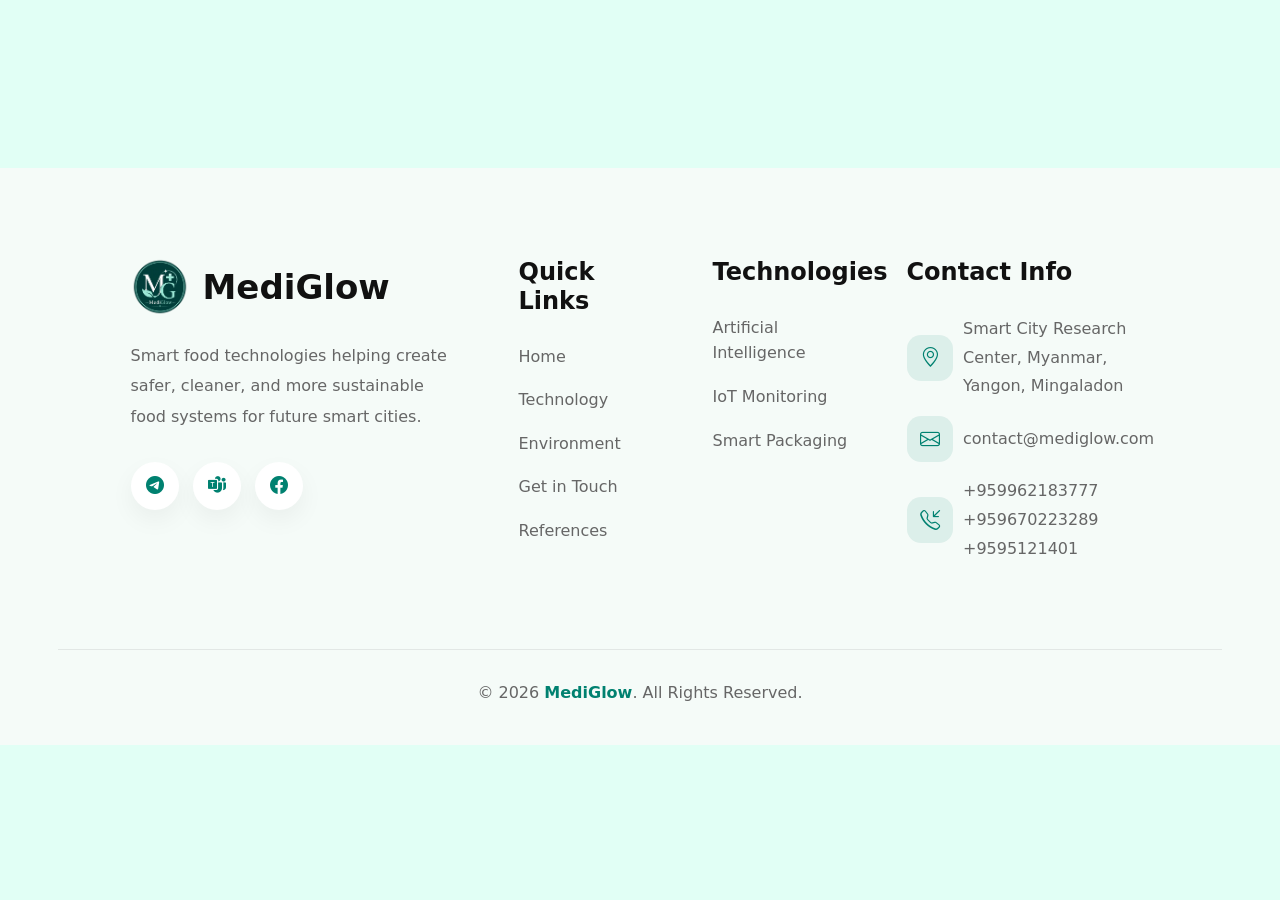
<file: footer.html>
<!DOCTYPE html>
<html lang="en">
<head>
    <meta charset="UTF-8">
    <meta name="viewport" content="width=device-width, initial-scale=1.0">
    <title>Document</title>
    <!-- Bootstrap CDN CSS Link -->
    <link href="https://cdn.jsdelivr.net/npm/bootstrap@5.3.8/dist/css/bootstrap.min.css" rel="stylesheet" integrity="sha384-sRIl4kxILFvY47J16cr9ZwB07vP4J8+LH7qKQnuqkuIAvNWLzeN8tE5YBujZqJLB" crossorigin="anonymous">
    <!-- Bootstrap CDN Icon Link -->
    <link rel="stylesheet" href="https://cdn.jsdelivr.net/npm/bootstrap-icons@1.13.1/font/bootstrap-icons.min.css">
    <!-- AOS CSS Link -->
    <link href="https://unpkg.com/aos@2.3.1/dist/aos.css" rel="stylesheet">

    <link rel="stylesheet" href="css/base.css">
    <link rel="stylesheet" href="css/layout.css">
    <link rel="stylesheet" href="css/components.css">
    <link rel="stylesheet" href="css/pages.css">
    <link rel="stylesheet" href="css/footer.css">
    <style>
        html, body {
            overflow-x: hidden;
        }
    </style>
</head>
<body>
    <footer class="footer_section">
        <div class="container">
            <div class="row g-5 justify-content-center">
                <!-- Left -->
                <div class="col-lg-4">
                    <div class="footer_logo">
                        <div class="logo_footer">
                            <img src="imgs/logo.png" alt="logo">
                        </div>
                        <h2>MediGlow</h2>
                    </div>
                    <p class="footer_text">
                        Smart food technologies helping create safer,
                        cleaner, and more sustainable food systems
                        for future smart cities.
                    </p>
                    <div class="social_links">
                        <a href="https://t.me/donutehero">
                            <i class="bi bi-telegram"></i>
                        </a>
                        <a href="mailto:shinphonethant@edusnschool.co.uk">
                            <i class="bi bi-microsoft-teams"></i>
                        </a>
                        <a href="#" aria-label="Follow on Facebook">
                            <i class="bi bi-facebook" aria-hidden="true"></i>
                        </a>
                    </div>
                </div>

                <!-- Quick Links -->
                <div class="col-lg-2 col-md-6">
                    <h4 class="footer_title">
                        Quick Links
                    </h4>
                    <ul class="footer_links">
                        <li><a href="index.html">Home</a></li>
                        <li><a href="modern_technology.html">Technology</a></li>
                        <li><a href="environment.html">Environment</a></li>
                        <li><a href="get_in_touch.html">Get in Touch</a></li>
                        <li><a href="ICT_FInal_PBL_References.docx">References</a></li>
                    </ul>
                </div>

                <!-- Technologies -->
                <div class="col-lg-2 col-md-6">
                    <h4 class="footer_title">
                        Technologies
                    </h4>
                    <ul class="footer_links">
                        <li><a href="ai_detection.html">Artificial Intelligence</a></li>
                        <li><a href="modern_technology.html">IoT Monitoring</a></li>
                        <li><a href="smart_packaging.html">Smart Packaging</a></li>
                    </ul>
                </div>
                <!-- Contact -->
                <div class="col-lg-3 col-md-6">
                    <h4 class="footer_title">
                        Contact Info
                    </h4>
                    <div class="row">
                        <div class="contact_item">
                            <div class="col-md-2">
                                <div class="contact_icon">
                                    <i class="bi bi-geo-alt"></i>
                                </div>
                            </div>
                            <div class="col-md-10">
                                <p>
                                    Smart City Research Center,
                                    Myanmar, Yangon, Mingaladon
                                </p>
                            </div>
                        </div>
                    </div>
                    <div class="row">
                        <div class="contact_item">
                            <div class="col-md-2">
                                <div class="contact_icon">
                                    <i class="bi bi-envelope"></i>
                                </div>
                            </div>
                            <div class="col-md-10">
                                <p>
                                    contact@mediglow.com
                                </p>
                            </div>
                        </div>
                    </div>
                    <div class="row">
                        <div class="contact_item">
                            <div class="col-md-2">
                                <div class="contact_icon">
                                    <i class="bi bi-telephone-inbound"></i>
                                </div>
                            </div>
                            <div class="col-md-10">
                                <p>
                                    +959962183777 
                                    +959670223289
                                    +9595121401
                                </p>
                            </div>
                        </div>
                    </div>
                </div>

            <!-- Bottom -->
            <div class="footer_bottom">
                <p>
                    © 2026 <span>MediGlow</span>. All Rights Reserved.
                </p>
            </div>
        </div>
    </footer>



    
<!-- Bootstrap CDN js Link -->
<script src="https://cdn.jsdelivr.net/npm/bootstrap@5.3.8/dist/js/bootstrap.bundle.min.js" integrity="sha384-FKyoEForCGlyvwx9Hj09JcYn3nv7wiPVlz7YYwJrWVcXK/BmnVDxM+D2scQbITxI" crossorigin="anonymous"></script>

<!-- Aos js link -->
<script src="https://unpkg.com/aos@2.3.1/dist/aos.js"></script>
<!-- Initiate AOS -->
<script>AOS.init();</script>

</body>
</html>
</file>
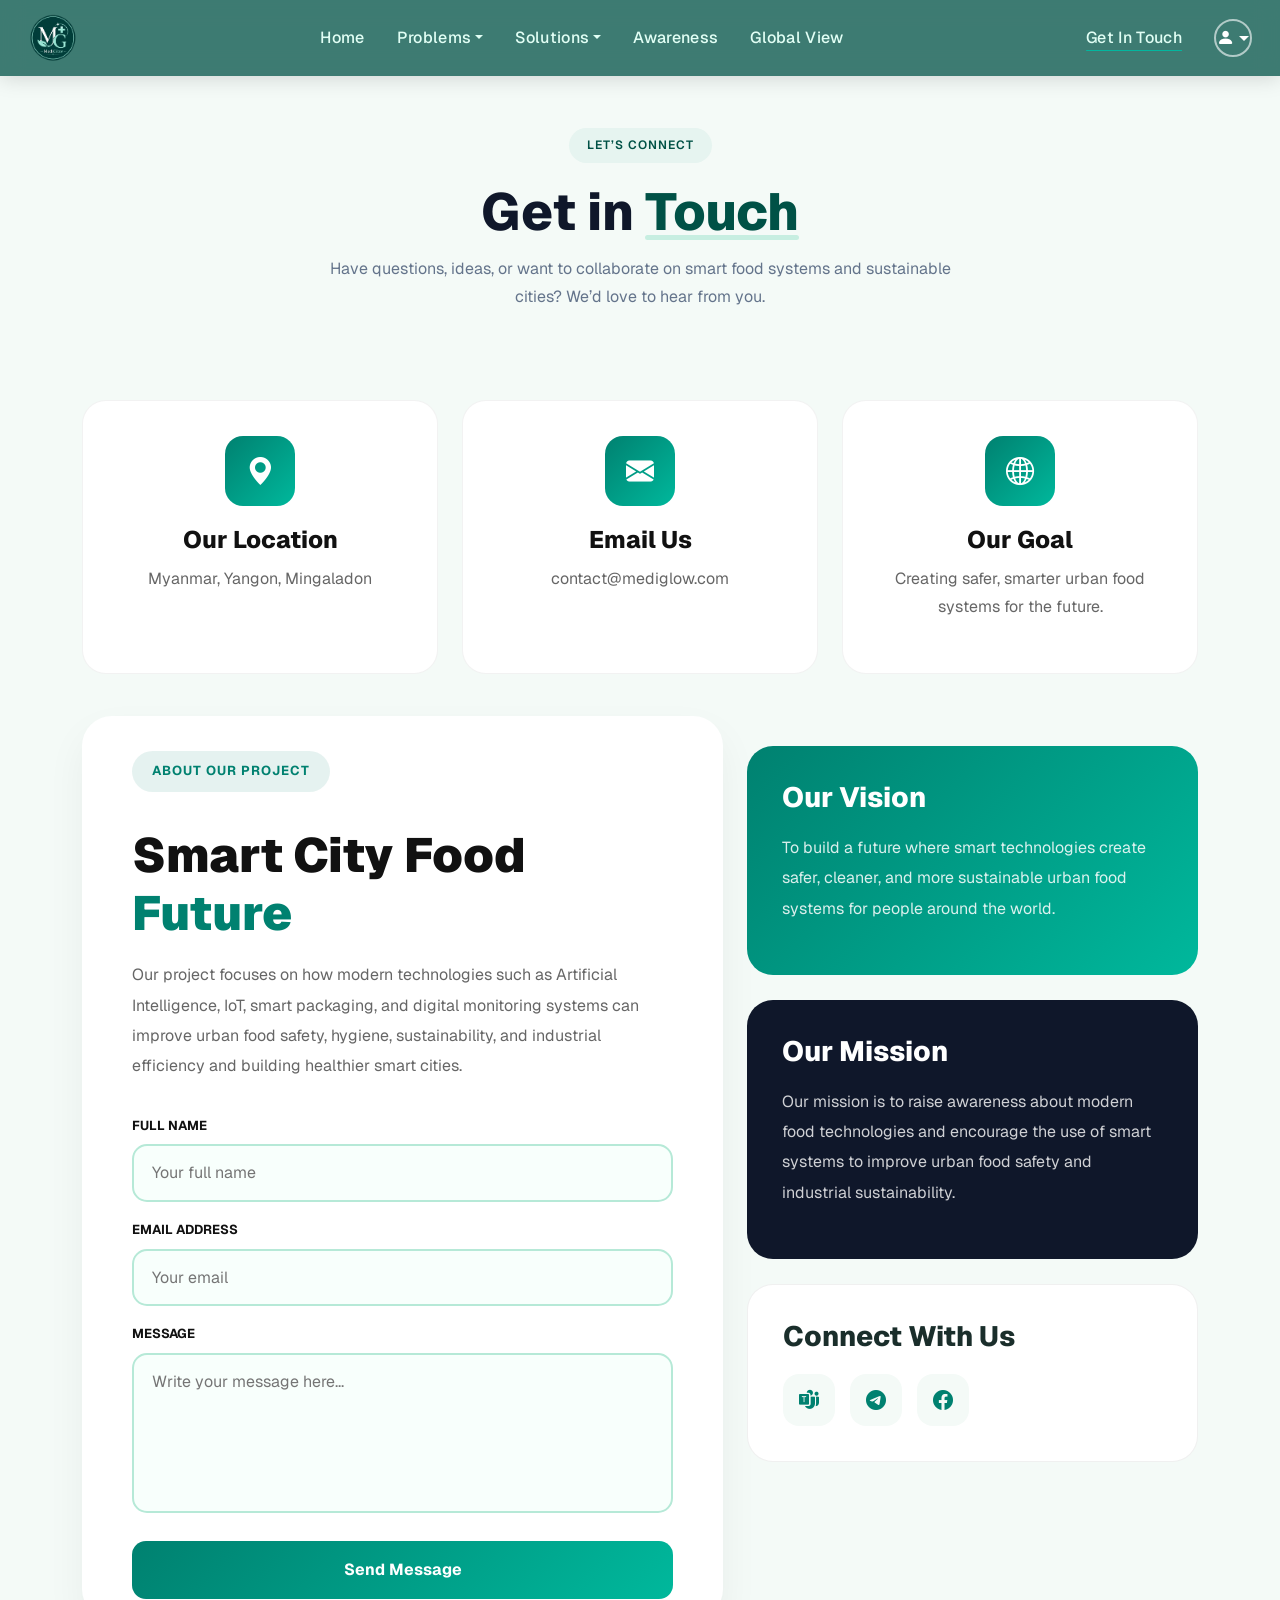
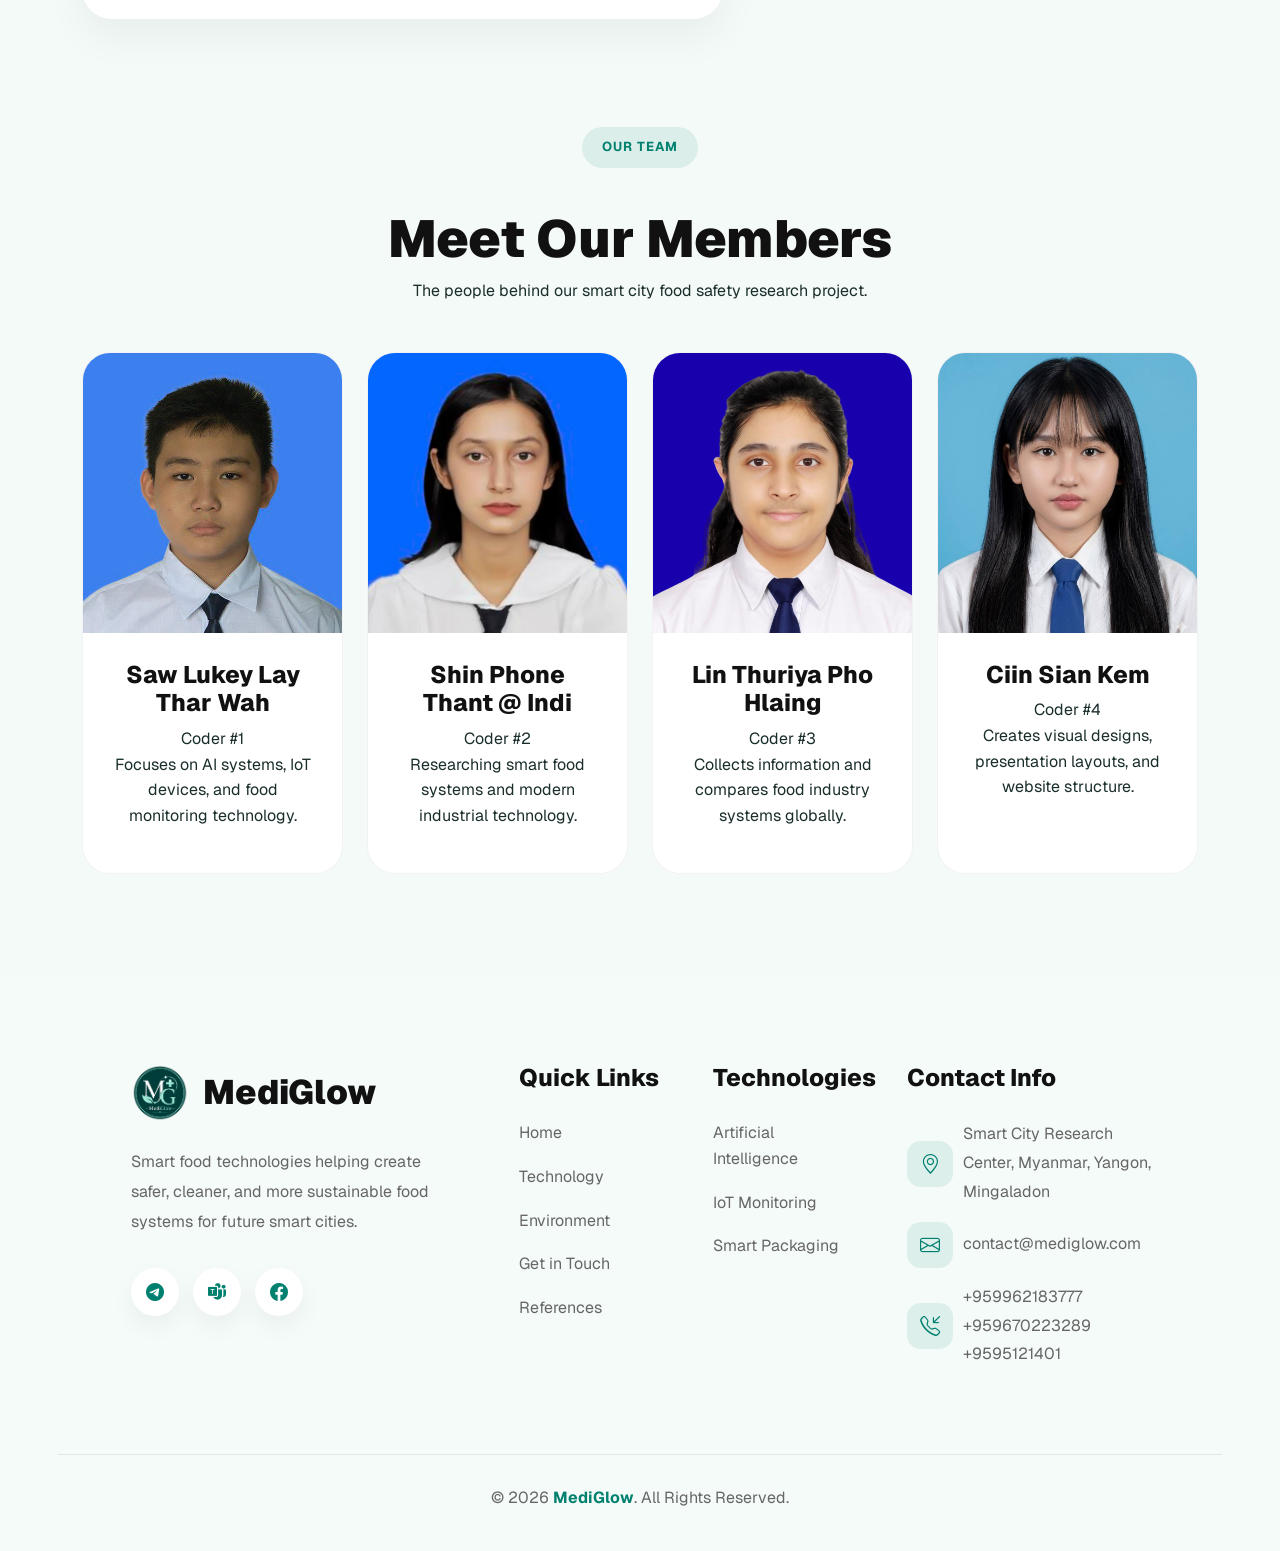
<file: get_in_touch.html>
</html><!DOCTYPE html>
<html lang="en">
<head>
    <meta charset="UTF-8">
    <meta name="viewport" content="width=device-width, initial-scale=1.0">
    <title>MediGlow | Get in Touch</title>
    <!-- Favicon -->
    <link rel="icon" type="image/png" href="imgs/logo.png">
    
    <!-- Fonts -->
    <link href="https://fonts.googleapis.com/css2?family=Geist:wght@100..900&family=Poppins:wght@300;400;500;600;700;800&display=swap" rel="stylesheet">

    <!-- Bootstrap CDN CSS Link -->
    <link href="https://cdn.jsdelivr.net/npm/bootstrap@5.3.8/dist/css/bootstrap.min.css" rel="stylesheet" integrity="sha384-sRIl4kxILFvY47J16cr9ZwB07vP4J8+LH7qKQnuqkuIAvNWLzeN8tE5YBujZqJLB" crossorigin="anonymous">
    
    <!-- Bootstrap CDN Icon Link -->
    <link rel="stylesheet" href="https://cdn.jsdelivr.net/npm/bootstrap-icons@1.13.1/font/bootstrap-icons.min.css">
    
    <!-- AOS CSS Link -->
    <link href="https://unpkg.com/aos@2.3.1/dist/aos.css" rel="stylesheet">

    <!-- External CSS Files -->
    <link rel="stylesheet" href="css/base.css">
    <link rel="stylesheet" href="css/layout.css">
    <link rel="stylesheet" href="css/components.css">
    <link rel="stylesheet" href="css/pages.css">
    <link rel="stylesheet" href="css/get_in_touch.css">
    <link rel="stylesheet" href="css/footer.css">
    <style>
        html, body {
            overflow-x: hidden;
        }
        @media (max-width: 992px) and (min-width: 576px) {
            .solution_dropdown {
                left: 50% !important;
                transform: translateX(-50%) !important;
            }
        }
    </style>
</head>
<body>
    <input type="radio" name="auth-panel" id="auth-form-fill" hidden checked>
    <input type="radio" name="auth-panel" id="auth-link-fill" hidden>

    <header>
        <nav class="navbar navbar-expand-lg" aria-label="Main navigation">
            <div class="container-fluid">
                <a href="index.html" class="navbar-brand ms-lg-3" aria-label="MediGlow Home">
                    <img src="imgs/logo.png" alt="MediGlow logo - Smart City Food Safety" width="50" height="50">
                </a>
                <button type="button" class="navbar-toggler me-2" data-bs-toggle="offcanvas" data-bs-target="#offcanvas_nav" aria-controls="offcanvas_nav" aria-expanded="false" aria-label="Toggle navigation menu">
                    <span class="navbar-toggler-icon"></span>
                </button>

                <div class="collapse navbar-collapse" id="nav_id">
                    <ul class="navbar-nav mx-auto" role="menubar">
                        <li class="nav-item" role="none">
                            <a class="nav-link nav_link_color" href="index.html" role="menuitem">Home</a>
                        </li>
                        <li class="nav-item dropdown" role="none">
                            <a href="#" class="nav-link nav_link_color dropdown-toggle" data-bs-toggle="dropdown" role="menuitem" aria-haspopup="true" aria-expanded="false">Problems</a>
                            <ul class="dropdown-menu dropdown_menu_for_nav_items">
                                <li>
                                    <div class="row g-1">
                                        <div class="col-md-6">
                                            <a class="dropdown-item" href="consumer.html">
                                                <div class="row g-0 align-items-center">
                                                    <div class="col-3 text-center dropdown_text_icon_box">
                                                        <i class="bi bi-bandaid-fill" aria-hidden="true"></i>
                                                    </div>
                                                    <div class="col-9 dropdown_text_section ps-2">
                                                        <h6>Consumers</h6>
                                                        <p>Health issues</p>
                                                    </div>
                                                </div>
                                            </a>
                                        </div>
                                        <div class="col-md-6">
                                            <a class="dropdown-item" href="food_challenges_page.html">
                                                <div class="row g-0 align-items-center">
                                                    <div class="col-3 text-center dropdown_text_icon_box">
                                                        <i class="bi bi-fork-knife" aria-hidden="true"></i>
                                                    </div>
                                                    <div class="col-9 dropdown_text_section ps-2">
                                                        <h6>Unsafe Food</h6>
                                                        <p>Food safety risks</p>
                                                    </div>
                                                </div>
                                            </a>
                                        </div>
                                    </div>
                                </li>
                                <li>
                                    <div class="row g-1 mt-1">
                                        <div class="col-md-6">
                                            <a class="dropdown-item" href="industry.html">
                                                <div class="row g-0 align-items-center">
                                                    <div class="col-3 text-center dropdown_text_icon_box">
                                                        <i class="bi bi-exclamation-triangle-fill" aria-hidden="true"></i>
                                                    </div>
                                                    <div class="col-9 dropdown_text_section ps-2">
                                                        <h6>Industry</h6>
                                                        <p>Environmental impact</p>
                                                    </div>
                                                </div>
                                            </a>
                                        </div>
                                        <div class="col-md-6">
                                            <a class="dropdown-item" href="environment.html">
                                                <div class="row g-0 align-items-center">
                                                    <div class="col-3 text-center dropdown_text_icon_box">
                                                        <i class="bi bi-tree-fill" aria-hidden="true"></i>
                                                    </div>
                                                    <div class="col-9 dropdown_text_section ps-2">
                                                        <h6>Environment</h6>
                                                        <p>Pollution impact</p>
                                                    </div>
                                                </div>
                                            </a>
                                        </div>
                                    </div>
                                </li>
                            </ul>
                        </li>
                        <li class="nav-item dropdown" role="none">
                            <a href="#" class="nav-link nav_link_color dropdown-toggle" data-bs-toggle="dropdown" role="menuitem" aria-haspopup="true" aria-expanded="false">Solutions</a>
                            <ul class="dropdown-menu dropdown_menu_for_nav_items">
                                <li>
                                    <div class="row g-1">
                                        <div class="col-md-6">
                                            <a class="dropdown-item" href="ai_detection.html">
                                                <div class="row g-0 align-items-center">
                                                    <div class="col-3 text-center dropdown_text_icon_box">
                                                        <i class="bi bi-search" aria-hidden="true"></i>
                                                    </div>
                                                    <div class="col-9 dropdown_text_section ps-2">
                                                        <h6>AI Detection</h6>
                                                        <p>Smart scanning</p>
                                                    </div>
                                                </div>
                                            </a>
                                        </div>
                                        <div class="col-md-6">
                                            <a class="dropdown-item" href="smart_packaging.html">
                                                <div class="row g-0 align-items-center">
                                                    <div class="col-3 text-center dropdown_text_icon_box">
                                                        <i class="bi bi-box-seam-fill" aria-hidden="true"></i>
                                                    </div>
                                                    <div class="col-9 dropdown_text_section ps-2">
                                                        <h6>Smart Packaging</h6>
                                                        <p>Freshness tracking</p>
                                                    </div>
                                                </div>
                                            </a>
                                        </div>
                                        <div class="col-md-6">
                                            <a class="dropdown-item" href="modern_technology.html">
                                                <div class="row g-0 align-items-center">
                                                    <div class="col-3 text-center dropdown_text_icon_box">
                                                        <i class="bi bi-cpu" aria-hidden="true"></i>
                                                    </div>
                                                    <div class="col-9 dropdown_text_section ps-2">
                                                        <h6>Modern Technology</h6>
                                                        <p>Sensers & apps</p>
                                                    </div>
                                                </div>
                                            </a>
                                        </div>
                                    </div>
                                </li>
                            </ul>
                        </li>
                        <li class="nav-item" role="none">
                            <a class="nav-link nav_link_color" href="awareness.html" role="menuitem">Awareness</a>
                        </li>
                        <li class="nav-item" role="none">
                            <a class="nav-link nav_link_color" href="global_view.html" role="menuitem">Global View</a>
                        </li>
                    </ul>
                    <ul class="navbar-nav me-lg-3" role="menubar">
                        <li class="nav-item" role="none">
                            <a class="nav-link nav_link_color nav_active_stage" href="get_in_touch.html" role="menuitem">Get In Touch</a>
                        </li>
                    </ul>

                    <!-- Logged-in user dropdown (large screens) -->
                    <div class="auth-user dropdown logged_in_lg me-lg-4">
                        <a href="#" class="d-flex align-items-center nav-link dropdown-toggle" data-bs-toggle="dropdown" aria-haspopup="true" aria-expanded="false" aria-label="User menu">
                            <span class="rounded-circle bg-secondary d-flex align-items-center justify-content-center text-white" style="width:32px;height:32px;font-size:0.8rem;" aria-hidden="true">A</span>
                        </a>
                        <ul class="dropdown-menu dropdown-menu-end dropdown_menu_for_profile">
                            <li class="px-3 py-2"><div style="font-weight:600;">Anonymous</div></li>
                            <li><hr class="dropdown-divider"></li>
                            <li><a class="dropdown-item" href="#">Profile</a></li>
                            <li>
                                <label for="auth-guest" class="dropdown-item text-danger" style="cursor:pointer;">Logout</label>
                            </li>
                        </ul>
                    </div>

                    <!-- Guest login button (large screens) -->
                    <div class="dropdown logged_out d-none d-lg-flex pe-lg-3">
                        <a href="#" class="nav-user-icon-btn dropdown-toggle" data-bs-toggle="dropdown" aria-haspopup="true" aria-expanded="false" aria-label="Login or sign up">
                            <i class="bi bi-person-fill" aria-hidden="true"></i>
                        </a>
                        <ul class="dropdown-menu dropdown-menu-end dropdown_menu_for_profile">
                            <li><a class="dropdown-item" href="#modal_login" data-bs-toggle="modal">Login</a></li>
                            <li><a class="dropdown-item" href="#modal_register" data-bs-toggle="modal">Sign Up</a></li>
                        </ul>
                    </div>
                </div>

                <!-- Offcanvas mobile menu -->
                <div class="offcanvas offcanva_for_small_devices offcanvas-end d-lg-none" id="offcanvas_nav" tabindex="-1" aria-label="Mobile navigation menu">
                    <div class="offcanvas-header offcanva_header_for_navbar">
                        <a href="index.html" class="navbar-brand">
                            <img src="imgs/logo.png" height="32" alt="MediGlow">
                        </a>
                        <button type="button" class="btn-close btn-close-white pe-4" data-bs-dismiss="offcanvas" aria-label="Close menu"></button>
                    </div>

                    <div class="offcanvas-body px-4 pt-3">
                        <ul class="navbar-nav">

                            <li class="nav-item mt-2">
                                <div class="row">
                                    <div class="col-sm-5">
                                        <a class="nav-link nav_link_color" href="index.html">Home</a>
                                    </div>
                                    <div class="col-sm-5">
                                        <a class="nav-link nav_link_color" href="awareness.html">Awareness</a>
                                    </div>
                                </div>
                            </li>

                            <li class="nav-item mt-2">
                                <div class="row">

                                    <div class="col-sm-5">
                                        <a href="#" class="nav-link nav_link_color dropdown-toggle" data-bs-toggle="dropdown" role="menuitem" aria-haspopup="true" aria-expanded="false">Problems</a>

                                        <ul class="dropdown-menu dropdown_menu_for_nav_items">
                                            <li>
                                                <div class="row g-1">
                                                    <div class="col-md-12">
                                                        <a class="dropdown-item" href="consumer.html">
                                                            <div class="row g-0 align-items-center">
                                                                <div class="col-3 text-center dropdown_text_icon_box">
                                                                    <i class="bi bi-bandaid-fill" aria-hidden="true"></i>
                                                                </div>
                                                                <div class="col-9 dropdown_text_section ps-2">
                                                                    <h6>Consumers</h6>
                                                                    <p>Health issues</p>
                                                                </div>
                                                            </div>
                                                        </a>
                                                    </div>

                                                    <div class="col-md-12">
                                                        <a class="dropdown-item" href="food_challenges_page.html">
                                                            <div class="row g-0 align-items-center">
                                                                <div class="col-3 text-center dropdown_text_icon_box">
                                                                    <i class="bi bi-fork-knife" aria-hidden="true"></i>
                                                                </div>
                                                                <div class="col-9 dropdown_text_section ps-2">
                                                                    <h6>Unsafe Food</h6>
                                                                    <p>Food safety risks</p>
                                                                </div>
                                                            </div>
                                                        </a>
                                                    </div>
                                                </div>
                                            </li>

                                            <li>
                                                <div class="row g-1 mt-1">
                                                    <div class="col-md-12">
                                                        <a class="dropdown-item" href="industry.html">
                                                            <div class="row g-0 align-items-center">
                                                                <div class="col-3 text-center dropdown_text_icon_box">
                                                                    <i class="bi bi-exclamation-triangle-fill" aria-hidden="true"></i>
                                                                </div>
                                                                <div class="col-9 dropdown_text_section ps-2">
                                                                    <h6>Industry</h6>
                                                                    <p>Environmental impact</p>
                                                                </div>
                                                            </div>
                                                        </a>
                                                    </div>

                                                    <div class="col-md-12">
                                                        <a class="dropdown-item" href="environment.html">
                                                            <div class="row g-0 align-items-center">
                                                                <div class="col-3 text-center dropdown_text_icon_box">
                                                                    <i class="bi bi-tree-fill" aria-hidden="true"></i>
                                                                </div>
                                                                <div class="col-9 dropdown_text_section ps-2">
                                                                    <h6>Environment</h6>
                                                                    <p>Pollution impact</p>
                                                                </div>
                                                            </div>
                                                        </a>
                                                    </div>
                                                </div>
                                            </li>
                                        </ul>
                                    </div>

                                    <div class="col-sm-5">
                                        <a href="#" class="nav-link nav_link_color dropdown-toggle" data-bs-toggle="dropdown" role="menuitem" aria-haspopup="true" aria-expanded="false">Solutions</a>
                                        <ul class="dropdown-menu solution_dropdown dropdown_menu_for_nav_items">
                                            <li>
                                                <div class="row g-1">

                                                    <div class="col-md-12">
                                                        <a class="dropdown-item" href="ai_detection.html">
                                                            <div class="row g-0 align-items-center">
                                                                <div class="col-3 text-center dropdown_text_icon_box">
                                                                    <i class="bi bi-search" aria-hidden="true"></i>
                                                                </div>
                                                                <div class="col-9 dropdown_text_section ps-2">
                                                                    <h6>AI Detection</h6>
                                                                    <p>Smart scanning</p>
                                                                </div>
                                                            </div>
                                                        </a>
                                                    </div>

                                                    <div class="col-md-12">
                                                        <a class="dropdown-item" href="smart_packaging.html">
                                                            <div class="row g-0 align-items-center">
                                                                <div class="col-3 text-center dropdown_text_icon_box">
                                                                    <i class="bi bi-box-seam-fill" aria-hidden="true"></i>
                                                                </div>
                                                                <div class="col-9 dropdown_text_section ps-2">
                                                                    <h6>Smart Packaging</h6>
                                                                    <p>Freshness tracking</p>
                                                                </div>
                                                            </div>
                                                        </a>
                                                    </div>

                                                    <div class="col-md-12">
                                                        <a class="dropdown-item" href="modern_technology.html">
                                                            <div class="row g-0 align-items-center">
                                                                <div class="col-3 text-center dropdown_text_icon_box">
                                                                    <i class="bi bi-cpu" aria-hidden="true"></i>
                                                                </div>
                                                                <div class="col-9 dropdown_text_section ps-2">
                                                                    <h6>Modern Technology</h6>
                                                                    <p>Sensers & apps</p>
                                                                </div>
                                                            </div>
                                                        </a>
                                                    </div>

                                                </div>
                                            </li>
                                        </ul>
                                    </div>

                                </div>
                            </li>

                            <li class="nav-item mt-2">
                                <div class="row">
                                    <div class="col-sm-5">
                                        <a class="nav-link nav_link_color nav_active_stage" href="get_in_touch.html">Get in Touch</a>
                                    </div>
                                    <div class="col-sm-5">
                                        <a class="nav-link nav_link_color" href="global_view.html">Global View</a>
                                    </div>
                                </div>
                            </li>

                        </ul>

                        <hr style="border-color:rgba(255,255,255,0.3);">

                        <div class="d-flex justify-content-center logged_out gap-3">
                            <a href="#modal_login_sm" data-bs-toggle="modal" class="btn btn-outline-light btn-sm">Login</a>
                            <a href="#modal_register_sm" data-bs-toggle="modal" class="btn btn-light btn-sm">Sign Up</a>
                        </div>
                    </div>
                </div>
            </div>
        </nav>
    </header>



    <!-- Large Login Modal -->
    <div class="modal fade" data-bs-backdrop="static" id="modal_login" tabindex="-1" aria-hidden="true">
        <div class="modal-dialog modal-dialog-centered modal-xl">
            <div class="modal-content position-relative">

                <button type="button"
                    class="btn-close position-absolute top-0 end-0 m-3 btn-close-white"
                    data-bs-dismiss="modal"
                    style="z-index:10;"
                    aria-label="Close login modal">
                </button>

                <div class="row g-0">

                    <div class="col-md-6 modal-image-col"
                        style="background-image: url('img/login_signup.jpg');"
                        role="img"
                        aria-label="Myanmar traditional dish">
                    </div>

                    <div class="col-md-6 modal-form-col">

                        <div class="form-scroll">

                            <h2 class="auth-title">Welcome back</h2>

                            <div class="form_fill">

                                <div class="mb-3">
                                    <input class="auth-email-input"
                                        type="email"
                                        placeholder="Email address"
                                        aria-label="Email address">
                                </div>

                                <div class="mb-3">
                                    <input class="auth-email-input"
                                        type="password"
                                        placeholder="Password"
                                        aria-label="Password">
                                </div>

                                <div class="text-end mb-3">
                                    <a href="#modal_forgot"
                                        data-bs-toggle="modal"
                                        style="color: var(--medi-primary);">
                                        Forgot password?
                                    </a>
                                </div>

                                <label class="auth-email-btn"
                                    for="auth-logged"
                                    data-bs-dismiss="modal">
                                    Log In
                                </label>

                                <hr class="auth-divider">

                                <p class="text-center social-toggle-text mb-0">
                                    or continue with
                                    <label class="login_form" for="auth-link-fill">
                                        social accounts
                                    </label>
                                </p>

                            </div>

                            <div class="link_fill">

                                <label class="auth-social-btn"
                                    for="auth-logged"
                                    data-bs-dismiss="modal">

                                    <svg width="18" height="18" viewBox="0 0 48 48" aria-hidden="true">
                                        <path fill="#EA4335"
                                            d="M24 9.5c3.54 0 6.71 1.22 9.21 3.6l6.85-6.85C35.9 2.38 30.47 0 24 0 14.62 0 6.51 5.38 2.56 13.22l7.98 6.19C12.43 13.72 17.74 9.5 24 9.5z" />
                                        <path fill="#4285F4"
                                            d="M46.98 24.55c0-1.57-.15-3.09-.38-4.55H24v9.02h12.94c-.58 2.96-2.26 5.48-4.78 7.18l7.73 6c4.51-4.18 7.09-10.36 7.09-17.65z" />
                                        <path fill="#FBBC05"
                                            d="M10.53 28.59a14.5 14.5 0 0 1 0-9.18l-7.98-6.19a24.08 24.08 0 0 0 0 21.56l7.98-6.19z" />
                                        <path fill="#34A853"
                                            d="M24 48c6.48 0 11.93-2.13 15.89-5.81l-7.73-6c-2.15 1.45-4.92 2.3-8.16 2.3-6.26 0-11.57-4.22-13.47-9.91l-7.98 6.19C6.51 42.62 14.62 48 24 48z" />
                                    </svg>

                                    Continue with Google
                                </label>

                                <label class="auth-social-btn"
                                    for="auth-logged"
                                    data-bs-dismiss="modal">

                                    <svg width="18" height="18" viewBox="0 0 16 16" aria-hidden="true">
                                        <path d="M8 0C3.58 0 0 3.58 0 8c0 3.54 2.29 6.53 5.47 7.59.4.07.55-.17.55-.38 0-.19-.01-.82-.01-1.49-2.01.37-2.53-.49-2.69-.94-.09-.23-.48-.94-.82-1.13-.28-.15-.68-.52-.01-.53.63-.01 1.08.58 1.23.82.72 1.21 1.87.87 2.33.66.07-.52.28-.87.51-1.07-1.78-.2-3.64-.89-3.64-3.95 0-.87.31-1.59.82-2.15-.08-.2-.36-1.02.08-2.12 0 0 .67-.21 2.2.82.64-.18 1.32-.27 2-.27.68 0 1.36.09 2 .27 1.53-1.04 2.2-.82 2.2-.82.44 1.1.16 1.92.08 2.12.51.56.82 1.27.82 2.15 0 3.07-1.87 3.75-3.65 3.95.29.25.54.73.54 1.48 0 1.07-.01 1.93-.01 2.2 0 .21.15.46.55.38A8.013 8.013 0 0 0 16 8c0-4.42-3.58-8-8-8z" />
                                    </svg>

                                    Continue with GitHub
                                </label>

                                <label class="auth-social-btn"
                                    for="auth-logged"
                                    data-bs-dismiss="modal">

                                    <svg width="18" height="18" viewBox="0 0 24 24" aria-hidden="true">
                                        <path d="M17.05 20.28c-.98.95-2.05.8-3.08.35-1.09-.46-2.09-.48-3.24 0-1.44.62-2.2.44-3.06-.35C2.79 15.25 3.51 7.59 9.05 7.31c1.35.07 2.29.74 3.08.8 1.18-.24 2.31-.93 3.57-.84 1.51.12 2.65.72 3.4 1.8-3.12 1.87-2.38 5.98.48 7.13-.57 1.5-1.31 2.99-2.54 4.09zM12.03 7.25c-.15-2.23 1.66-4.07 3.74-4.25.29 2.58-2.34 4.5-3.74 4.25z" />
                                    </svg>

                                    Continue with Apple
                                </label>

                                <hr class="auth-divider">

                                <p class="text-center social-toggle-text mb-0">
                                    <label class="login_form" for="auth-form-fill">
                                        Login with email & password?
                                    </label>
                                </p>

                            </div>

                            <div class="auth-signup-link">
                                Don't have an account?
                                <a href="#modal_register"
                                    data-bs-toggle="modal"
                                    data-bs-target="#modal_register"
                                    data-bs-dismiss="modal">
                                    Sign Up
                                </a>
                            </div>

                        </div>

                        <div class="auth-footer">
                            <a href="#">Terms</a>
                            <a href="#">Privacy Policy</a>
                        </div>

                    </div>

                </div>

            </div>
        </div>
    </div>

    <!-- Large Register Modal -->
    <div class="modal fade"
        data-bs-backdrop="static"
        id="modal_register"
        tabindex="-1"
        aria-hidden="true">

        <div class="modal-dialog modal-dialog-centered modal-xl">

            <div class="modal-content position-relative">

                <button type="button"
                    class="btn-close position-absolute top-0 end-0 m-3 btn-close-white"
                    data-bs-dismiss="modal"
                    style="z-index:10;"
                    aria-label="Close register modal">
                </button>

                <div class="row g-0">

                    <!-- Left Image -->
                    <div class="col-md-6 modal-image-col"
                        style="background-image: url('img/login_signup.jpg');"
                        role="img"
                        aria-label="Myanmar traditional dish">
                    </div>

                    <!-- Right Form -->
                    <div class="col-md-6 modal-form-col">

                        <div class="form-scroll">

                            <h2 class="auth-title">
                                Create your account
                            </h2>

                            <!-- Email Form -->
                            <div class="form_fill">

                                <div class="mb-3">
                                    <input class="auth-email-input"
                                        type="text"
                                        placeholder="Username"
                                        aria-label="Username">
                                </div>

                                <div class="mb-3">
                                    <input class="auth-email-input"
                                        type="email"
                                        placeholder="Email address"
                                        aria-label="Email address">
                                </div>

                                <div class="mb-3">
                                    <input class="auth-email-input"
                                        type="password"
                                        placeholder="Password"
                                        aria-label="Password">
                                </div>

                                <label class="auth-email-btn"
                                    for="auth-logged"
                                    data-bs-dismiss="modal">
                                    Sign Up
                                </label>

                                <hr class="auth-divider">

                                <p class="text-center social-toggle-text mb-0">
                                    or continue with
                                    <label class="login_form" for="auth-link-fill">
                                        social accounts
                                    </label>
                                </p>

                            </div>

                            <!-- Social Login -->
                            <div class="link_fill">

                                <!-- Google -->
                                <label class="auth-social-btn"
                                    for="auth-logged"
                                    data-bs-dismiss="modal">

                                    <svg width="18"
                                        height="18"
                                        viewBox="0 0 48 48"
                                        aria-hidden="true">

                                        <path fill="#EA4335"
                                            d="M24 9.5c3.54 0 6.71 1.22 9.21 3.6l6.85-6.85C35.9 2.38 30.47 0 24 0 14.62 0 6.51 5.38 2.56 13.22l7.98 6.19C12.43 13.72 17.74 9.5 24 9.5z" />

                                        <path fill="#4285F4"
                                            d="M46.98 24.55c0-1.57-.15-3.09-.38-4.55H24v9.02h12.94c-.58 2.96-2.26 5.48-4.78 7.18l7.73 6c4.51-4.18 7.09-10.36 7.09-17.65z" />

                                        <path fill="#FBBC05"
                                            d="M10.53 28.59a14.5 14.5 0 0 1 0-9.18l-7.98-6.19a24.08 24.08 0 0 0 0 21.56l7.98-6.19z" />

                                        <path fill="#34A853"
                                            d="M24 48c6.48 0 11.93-2.13 15.89-5.81l-7.73-6c-2.15 1.45-4.92 2.3-8.16 2.3-6.26 0-11.57-4.22-13.47-9.91l-7.98 6.19C6.51 42.62 14.62 48 24 48z" />
                                    </svg>

                                    Continue with Google
                                </label>

                                <!-- GitHub -->
                                <label class="auth-social-btn"
                                    for="auth-logged"
                                    data-bs-dismiss="modal">

                                    <svg width="18"
                                        height="18"
                                        viewBox="0 0 16 16"
                                        aria-hidden="true">

                                        <path d="M8 0C3.58 0 0 3.58 0 8c0 3.54 2.29 6.53 5.47 7.59.4.07.55-.17.55-.38 0-.19-.01-.82-.01-1.49-2.01.37-2.53-.49-2.69-.94-.09-.23-.48-.94-.82-1.13-.28-.15-.68-.52-.01-.53.63-.01 1.08.58 1.23.82.72 1.21 1.87.87 2.33.66.07-.52.28-.87.51-1.07-1.78-.2-3.64-.89-3.64-3.95 0-.87.31-1.59.82-2.15-.08-.2-.36-1.02.08-2.12 0 0 .67-.21 2.2.82.64-.18 1.32-.27 2-.27.68 0 1.36.09 2 .27 1.53-1.04 2.2-.82 2.2-.82.44 1.1.16 1.92.08 2.12.51.56.82 1.27.82 2.15 0 3.07-1.87 3.75-3.65 3.95.29.25.54.73.54 1.48 0 1.07-.01 1.93-.01 2.2 0 .21.15.46.55.38A8.013 8.013 0 0 0 16 8c0-4.42-3.58-8-8-8z" />
                                    </svg>

                                    Continue with GitHub
                                </label>

                                <!-- Apple -->
                                <label class="auth-social-btn"
                                    for="auth-logged"
                                    data-bs-dismiss="modal">

                                    <svg width="18"
                                        height="18"
                                        viewBox="0 0 24 24"
                                        aria-hidden="true">

                                        <path d="M17.05 20.28c-.98.95-2.05.8-3.08.35-1.09-.46-2.09-.48-3.24 0-1.44.62-2.2.44-3.06-.35C2.79 15.25 3.51 7.59 9.05 7.31c1.35.07 2.29.74 3.08.8 1.18-.24 2.31-.93 3.57-.84 1.51.12 2.65.72 3.4 1.8-3.12 1.87-2.38 5.98.48 7.13-.57 1.5-1.31 2.99-2.54 4.09zM12.03 7.25c-.15-2.23 1.66-4.07 3.74-4.25.29 2.58-2.34 4.5-3.74 4.25z" />
                                    </svg>

                                    Continue with Apple
                                </label>

                                <hr class="auth-divider">

                                <p class="text-center social-toggle-text mb-0">
                                    <label class="login_form" for="auth-form-fill">
                                        Sign up with email & password?
                                    </label>
                                </p>

                            </div>

                            <!-- Bottom Link -->
                            <div class="auth-signup-link">
                                Already have an account?

                                <a href="#modal_login"
                                    data-bs-toggle="modal"
                                    data-bs-dismiss="modal">
                                    Log In
                                </a>
                            </div>

                        </div>

                        <!-- Footer -->
                        <div class="auth-footer">
                            <a href="#">Terms</a>
                            <a href="#">Privacy Policy</a>
                        </div>

                    </div>

                </div>

            </div>

        </div>
    </div>

    <!-- Small Login Modal -->
    <div class="modal fade"
        data-bs-backdrop="static"
        id="modal_login_sm"
        tabindex="-1"
        aria-hidden="true">

        <div class="modal-dialog modal-dialog-centered">

            <div class="modal-content" style="border-radius:20px;">

                <div class="modal-body p-4 position-relative">

                    <button type="button"
                        class="btn-close position-absolute top-0 end-0 m-3"
                        data-bs-dismiss="modal"
                        aria-label="Close">
                    </button>

                    <h2 class="auth-title">
                        Welcome back
                    </h2>

                    <!-- Email Form -->
                    <div class="form_fill">

                        <div class="mb-3">
                            <input class="auth-email-input"
                                type="email"
                                placeholder="Email address"
                                aria-label="Email">
                        </div>

                        <div class="mb-3">
                            <input class="auth-email-input"
                                type="password"
                                placeholder="Password"
                                aria-label="Password">
                        </div>

                        <div class="text-end mb-3">
                            <a href="#modal_forgot"
                                data-bs-toggle="modal"
                                style="color:var(--medi-primary);">
                                Forgot password?
                            </a>
                        </div>

                        <label class="auth-email-btn"
                            for="auth-logged"
                            data-bs-dismiss="modal">
                            Log In
                        </label>

                        <hr class="auth-divider">

                        <p class="text-center social-toggle-text mb-0">
                            or continue with
                            <label class="login_form" for="auth-link-fill">
                                social accounts
                            </label>
                        </p>

                    </div>

                    <!-- Social Login -->
                    <div class="link_fill">

                        <label class="auth-social-btn"
                            for="auth-logged"
                            data-bs-dismiss="modal">
                            Continue with Google
                        </label>

                        <label class="auth-social-btn"
                            for="auth-logged"
                            data-bs-dismiss="modal">
                            Continue with GitHub
                        </label>

                        <label class="auth-social-btn"
                            for="auth-logged"
                            data-bs-dismiss="modal">
                            Continue with Apple
                        </label>

                        <hr class="auth-divider">

                        <p class="text-center social-toggle-text mb-0">
                            <label class="login_form" for="auth-form-fill">
                                Login with email & password?
                            </label>
                        </p>

                    </div>

                    <!-- Bottom Link -->
                    <div class="auth-signup-link">
                        Don't have an account?

                        <a href="#modal_register_sm"
                            data-bs-toggle="modal"
                            data-bs-dismiss="modal">
                            Sign Up
                        </a>
                    </div>

                </div>

            </div>

        </div>

    </div>

    <!-- Small Register Modal -->
    <div class="modal fade"
        data-bs-backdrop="static"
        id="modal_register_sm"
        tabindex="-1"
        aria-hidden="true">

        <div class="modal-dialog modal-dialog-centered">

            <div class="modal-content" style="border-radius:20px;">

                <div class="modal-body p-4 position-relative">

                    <button type="button"
                        class="btn-close position-absolute top-0 end-0 m-3"
                        data-bs-dismiss="modal"
                        aria-label="Close">
                    </button>

                    <h2 class="auth-title">
                        Create your account
                    </h2>

                    <!-- Email Form -->
                    <div class="form_fill">

                        <div class="mb-3">
                            <input class="auth-email-input"
                                type="text"
                                placeholder="Username"
                                aria-label="Username">
                        </div>

                        <div class="mb-3">
                            <input class="auth-email-input"
                                type="email"
                                placeholder="Email address"
                                aria-label="Email">
                        </div>

                        <div class="mb-3">
                            <input class="auth-email-input"
                                type="password"
                                placeholder="Password"
                                aria-label="Password">
                        </div>

                        <button class="auth-email-btn"
                            for="auth-logged"
                            data-bs-dismiss="modal" data-bs-toggle="modal" data-bs-target="#signupModal" >
                            Sign Up
                        </button>

                        <hr class="auth-divider">

                        <p class="text-center social-toggle-text mb-0">
                            or continue with
                            <label class="login_form" for="auth-link-fill">
                                social accounts
                            </label>
                        </p>

                    </div>

                    <!-- Social Login -->
                    <div class="link_fill">

                        <label class="auth-social-btn"
                            for="auth-logged"
                            data-bs-dismiss="modal">
                            Continue with Google
                        </label>

                        <label class="auth-social-btn"
                            for="auth-logged"
                            data-bs-dismiss="modal">
                            Continue with GitHub
                        </label>

                        <label class="auth-social-btn"
                            for="auth-logged"
                            data-bs-dismiss="modal">
                            Continue with Apple
                        </label>

                        <hr class="auth-divider">

                        <p class="text-center social-toggle-text mb-0">
                            <label class="login_form" for="auth-form-fill">
                                Sign up with email & password?
                            </label>
                        </p>

                    </div>

                    <!-- Bottom Link -->
                    <div class="auth-signup-link">
                        Already have an account?

                        <a href="#modal_login_sm"
                            data-bs-toggle="modal"
                            data-bs-dismiss="modal">
                            Log In
                        </a>
                    </div>

                </div>

            </div>

        </div>

    </div>

    <!-- Forgot Password Modal -->
    <div class="modal fade"
        data-bs-backdrop="static"
        id="modal_forgot"
        tabindex="-1"
        aria-hidden="true">

        <div class="modal-dialog modal-dialog-centered">

            <div class="modal-content" style="border-radius:20px;">

                <!-- Header -->
                <div class="modal-header">

                    <h5 class="modal-title">
                        Reset Password
                    </h5>

                    <button type="button"
                        class="btn-close"
                        data-bs-dismiss="modal"
                        aria-label="Close">
                    </button>

                </div>

                <!-- Body -->
                <div class="modal-body">

                    <div class="mb-3">
                        <input class="auth-email-input"
                            type="password"
                            placeholder="New Password"
                            aria-label="New password">
                    </div>

                    <div class="mb-3">
                        <input class="auth-email-input"
                            type="password"
                            placeholder="Confirm Password"
                            aria-label="Confirm password">
                    </div>

                    <label class="auth-email-btn"
                        data-bs-dismiss="modal">
                        Reset
                    </label>

                </div>

            </div>

        </div>

    </div>

    <section class="contact-hero">
        <div class="container">

            <span class="contact-badge">LET’S CONNECT</span>

            <h1 class="contact-title">
                Get in <span>Touch</span>
            </h1>

            <p class="contact-desc">
                Have questions, ideas, or want to collaborate on smart food systems and sustainable cities?
                We’d love to hear from you.
            </p>

        </div>
    </section>
    <section class="about_contact_section" aria-labelledby="about-heading">
        <div class="container">
            <!-- Contact Us -->
            <div class="row g-4">
                <!-- Location -->
                <div class="col-lg-4">
                    <article class="info_card">
                        <div class="info_icon">
                            <i class="bi bi-geo-alt-fill" aria-hidden="true"></i>
                        </div>
                        <h4>Our Location</h4>
                        <p>Myanmar, Yangon, Mingaladon</p>
                    </article>
                </div>
                <!-- Email -->
                <div class="col-lg-4">
                    <article class="info_card">
                        <div class="info_icon">
                            <i class="bi bi-envelope-fill" aria-hidden="true"></i>
                        </div>
                        <h4>Email Us</h4>
                        <p>contact@mediglow.com</p>
                    </article>
                </div>
                <!-- Our Goal -->
                <div class="col-lg-4">
                    <article class="info_card">
                        <div class="info_icon">
                            <i class="bi bi-globe2" aria-hidden="true"></i>
                        </div>
                        <h4>Our Goal</h4>
                        <p>Creating safer, smarter urban food systems for the future.</p>
                    </article>
                </div>
            </div>
            <div class="row mt-5 g-4">
                <!-- Contact Message -->
                <div class="col-lg-7">
                    <div class="main_box">
                        <span class="mini_tag" style="position: relative; top: -15px;">
                            ABOUT OUR PROJECT
                        </span>
                        <h2 id="about-heading">Smart City Food <span>Future</span></h2>
                        <p>
                            Our project focuses on how modern technologies such as Artificial Intelligence, IoT, smart packaging, and digital monitoring systems can improve urban food safety, hygiene, sustainability, and industrial efficiency and building healthier smart cities.
                        </p>
                        <!-- Form -->
                        <form aria-label="Contact form">
                            <label class="form-label" for="about-name">FULL NAME</label>
                            <input type="text" class="form_boxes" id="about-name" placeholder="Your full name">
                            <label class="form-label" for="about-email">EMAIL ADDRESS</label>
                            <input type="email" class="form_boxes" id="about-email" placeholder="Your email">
                            <label class="form-label" for="about-message">MESSAGE</label>
                            <textarea rows="5" class="form_boxes" id="about-message" placeholder="Write your message here..."></textarea>
                            <button type="button" class="submit_btn" data-bs-toggle="modal" data-bs-target="#successModal">Send Message</button>
                        </form>
                    </div>
                </div>
                <!-- Vision and Mission and Contact -->
                <div class="col-lg-5">
                    <!-- Vision -->
                    <div class="side_card vision_card">
                        <h4>Our Vision</h4>
                        <p>To build a future where smart technologies create safer, cleaner, and more sustainable urban food systems for people around the world.</p>
                    </div>
                    <!-- Mission -->
                    <div class="side_card mission_card">
                        <h4>Our Mission</h4>
                        <p>Our mission is to raise awareness about modern food technologies and encourage the use of smart systems to improve urban food safety and industrial sustainability.</p>
                    </div>
                    <div class="side_card social_box">
                        <h4>Connect With Us</h4>
                        <div class="social_icons">
                            <a href="mailto:shinphonethant@edusnschool.co.uk" aria-label="Contact via Microsoft Teams">
                                <i class="bi bi-microsoft-teams" aria-hidden="true"></i>
                            </a>
                            <a href="https://t.me/donutehero" aria-label="Contact via Telegram">
                                <i class="bi bi-telegram" aria-hidden="true"></i>
                            </a>
                            <a href="#" aria-label="Follow on Facebook">
                                <i class="bi bi-facebook" aria-hidden="true"></i>
                            </a>
                        </div>
                    </div>
                </div>
            </div>
        </div>
    </section>

    <!-- Team -->
    <section class="container team_section mt-5" aria-labelledby="team-heading">
        <div class="text-center mb-5">
            <span class="mini_tag">OUR TEAM</span>
            <h2 class="team_heading" id="team-heading">Meet Our Members</h2>
            <p>The people behind our smart city food safety research project.</p>
        </div>
        <!-- Member Cards -->
        <div class="row g-4">
            <!-- Saw Lukey Lay Thar Wah -->
            <div class="col-lg-3 col-md-6">
                <article class="member_card">
                    <div class="member_image">
                        <img src="img/lukey.jpg" alt="Saw Lukey Lay Thar Wah - Coder 1" loading="lazy">
                    </div>
                    <div class="member_content">
                        <h4>Saw Lukey Lay Thar Wah</h4>
                        <span>Coder #1</span>
                        <p>Focuses on AI systems, IoT devices, and food monitoring technology.</p>
                    </div>
                </article>
            </div>
            <!-- Shin Phone Thant @ Indi -->
            <div class="col-lg-3 col-md-6">
                <article class="member_card">
                    <div class="member_image">
                        <img src="imgs/indi.jpg" alt="Shin Phone Thant - Coder 2" loading="lazy">
                    </div>
                    <div class="member_content">
                        <h4>Shin Phone Thant @ Indi</h4>
                        <span>Coder #2</span>
                        <p>Researching smart food systems and modern industrial technology.</p>
                    </div>
                </article>
            </div>
            <!-- Lin Thuriya Pho Hlaing -->
            <div class="col-lg-3 col-md-6">
                <article class="member_card">
                    <div class="member_image">
                        <img src="imgs/lin.png" alt="Lin Thuriya Pho Hlaing - Coder 3" loading="lazy">
                    </div>
                    <div class="member_content">
                        <h4>Lin Thuriya Pho Hlaing</h4>
                        <span>Coder #3</span>
                        <p>Collects information and compares food industry systems globally.</p>
                    </div>
                </article>
            </div>
            <!-- Ciin Sian Kem -->
            <div class="col-lg-3 col-md-6">
                <article class="member_card">
                    <div class="member_image">
                        <img src="imgs/ciin_sian_kem.jpg" alt="Ciin Sian Kem - Coder 4" loading="lazy">
                    </div>
                    <div class="member_content">
                        <h4>Ciin Sian Kem</h4>
                        <span>Coder #4</span>
                        <p>Creates visual designs, presentation layouts, and website structure.</p>
                    </div>
                </article>
            </div>
        </div>
    </section>
    <div class="modal fade" id="successModal" tabindex="-1" aria-hidden="true">
        <div class="modal-dialog modal-dialog-centered">
            <div class="modal-content text-center p-4">
                <div class="modal-body">
                    <div style="
                        width:70px;
                        height:70px;
                        margin:auto;
                        border-radius:50%;
                        background:linear-gradient(135deg,#008170,#00b89c);
                        display:flex;
                        align-items:center;
                        justify-content:center;
                        color:white;font-size:32px;" aria-hidden="true">
                        <i class="bi bi-check-lg"></i>
                    </div>
                    <h3 class="mt-4 fw-bold">Thank You!</h3>
                    <p class="text-muted">Your message has been sent successfully. We will contact you soon.</p>
                    <button class="btn btn-success px-4 mt-2" data-bs-dismiss="modal">Close</button>
                </div>
            </div>
        </div>
    </div>

    <footer class="footer_section">
        <div class="container">
            <div class="row g-5 justify-content-center">
                <!-- Left -->
                <div class="col-lg-4">
                    <div class="footer_logo">
                        <div class="logo_footer">
                            <img src="imgs/logo.png" alt="logo">
                        </div>
                        <h2>MediGlow</h2>
                    </div>
                    <p class="footer_text">
                        Smart food technologies helping create safer,
                        cleaner, and more sustainable food systems
                        for future smart cities.
                    </p>
                    <div class="social_links">
                        <a href="https://t.me/donutehero">
                            <i class="bi bi-telegram"></i>
                        </a>
                        <a href="mailto:shinphonethant@edusnschool.co.uk">
                            <i class="bi bi-microsoft-teams"></i>
                        </a>
                        <a href="#" aria-label="Follow on Facebook">
                            <i class="bi bi-facebook" aria-hidden="true"></i>
                        </a>
                    </div>
                </div>

                <!-- Quick Links -->
                <div class="col-lg-2 col-md-6">
                    <h4 class="footer_title">
                        Quick Links
                    </h4>
                    <ul class="footer_links">
                        <li><a href="index.html">Home</a></li>
                        <li><a href="modern_technology.html">Technology</a></li>
                        <li><a href="environment.html">Environment</a></li>
                        <li><a href="get_in_touch.html">Get in Touch</a></li>
                        <li><a href="https://edusn-my.sharepoint.com/:w:/g/personal/sawlukeylaytharwah_edusnschool_co_uk/IQA7VII9sao8RoQFbBMiV3IVATWGQUy42b-7FMVu-RV_cOE?e=jAO8yl">References</a></li>
                    </ul>
                </div>

                <!-- Technologies -->
                <div class="col-lg-2 col-md-6">
                    <h4 class="footer_title">
                        Technologies
                    </h4>
                    <ul class="footer_links">
                        <li><a href="ai_detection.html">Artificial Intelligence</a></li>
                        <li><a href="modern_technology.html">IoT Monitoring</a></li>
                        <li><a href="smart_packaging.html">Smart Packaging</a></li>
                    </ul>
                </div>
                <!-- Contact -->
                <div class="col-lg-3 col-md-6">
                    <h4 class="footer_title">
                        Contact Info
                    </h4>
                    <div class="row">
                        <div class="contact_item">
                            <div class="col-md-2">
                                <div class="contact_icon">
                                    <i class="bi bi-geo-alt"></i>
                                </div>
                            </div>
                            <div class="col-md-10">
                                <p>
                                    Smart City Research Center,
                                    Myanmar, Yangon, Mingaladon
                                </p>
                            </div>
                        </div>
                    </div>
                    <div class="row">
                        <div class="contact_item">
                            <div class="col-md-2">
                                <div class="contact_icon">
                                    <i class="bi bi-envelope"></i>
                                </div>
                            </div>
                            <div class="col-md-10">
                                <p>
                                    contact@mediglow.com
                                </p>
                            </div>
                        </div>
                    </div>
                    <div class="row">
                        <div class="contact_item">
                            <div class="col-md-2">
                                <div class="contact_icon">
                                    <i class="bi bi-telephone-inbound"></i>
                                </div>
                            </div>
                            <div class="col-md-10">
                                <p>
                                    +959962183777 
                                    +959670223289
                                    +9595121401
                                </p>
                            </div>
                        </div>
                    </div>
                </div>

            <!-- Bottom -->
            <div class="footer_bottom">
                <p>
                    © 2026 <span>MediGlow</span>. All Rights Reserved.
                </p>
            </div>
        </div>
    </footer>


    
<!-- Bootstrap CDN js Link -->
<script src="https://cdn.jsdelivr.net/npm/bootstrap@5.3.8/dist/js/bootstrap.bundle.min.js" integrity="sha384-FKyoEForCGlyvwx9Hj09JcYn3nv7wiPVlz7YYwJrWVcXK/BmnVDxM+D2scQbITxI" crossorigin="anonymous"></script>

<!-- Aos js link -->
<script src="https://unpkg.com/aos@2.3.1/dist/aos.js"></script>
<!-- Initiate AOS -->
<script>AOS.init();</script>

</body>
</html>
</file>
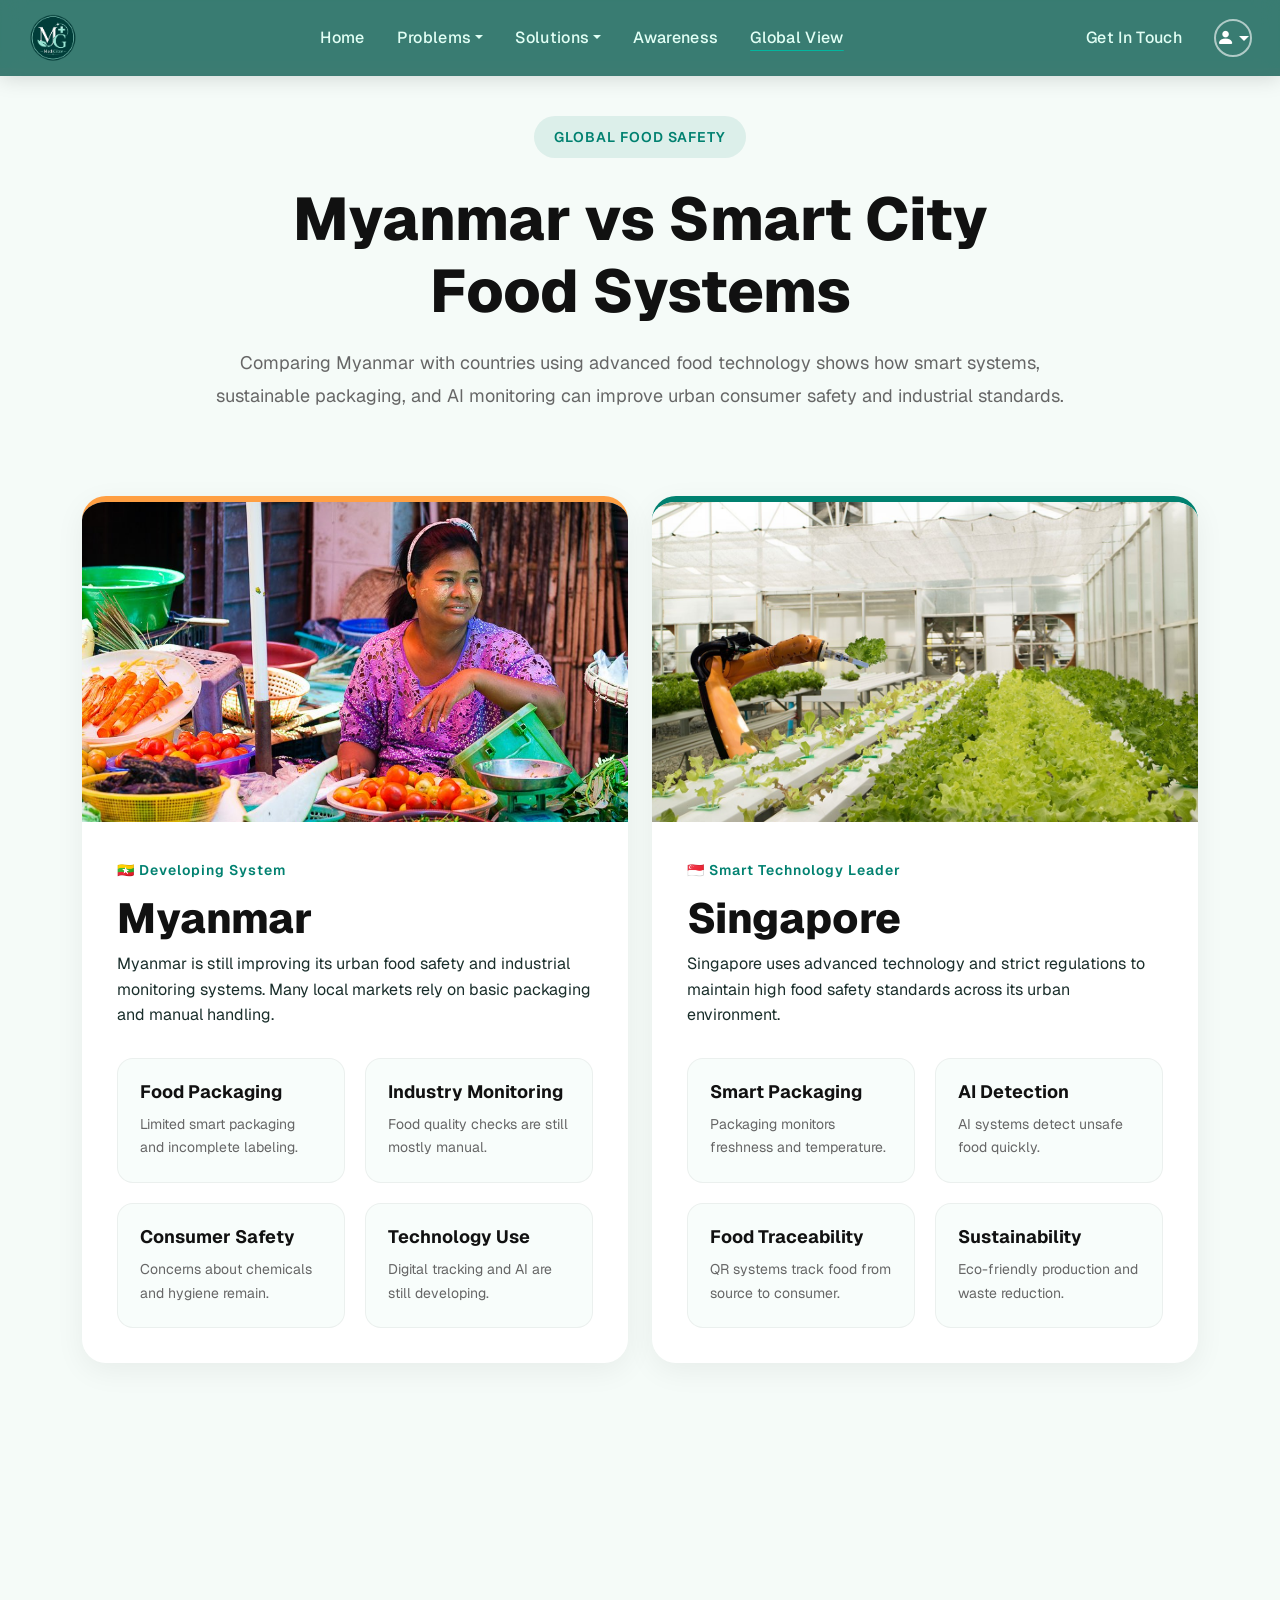
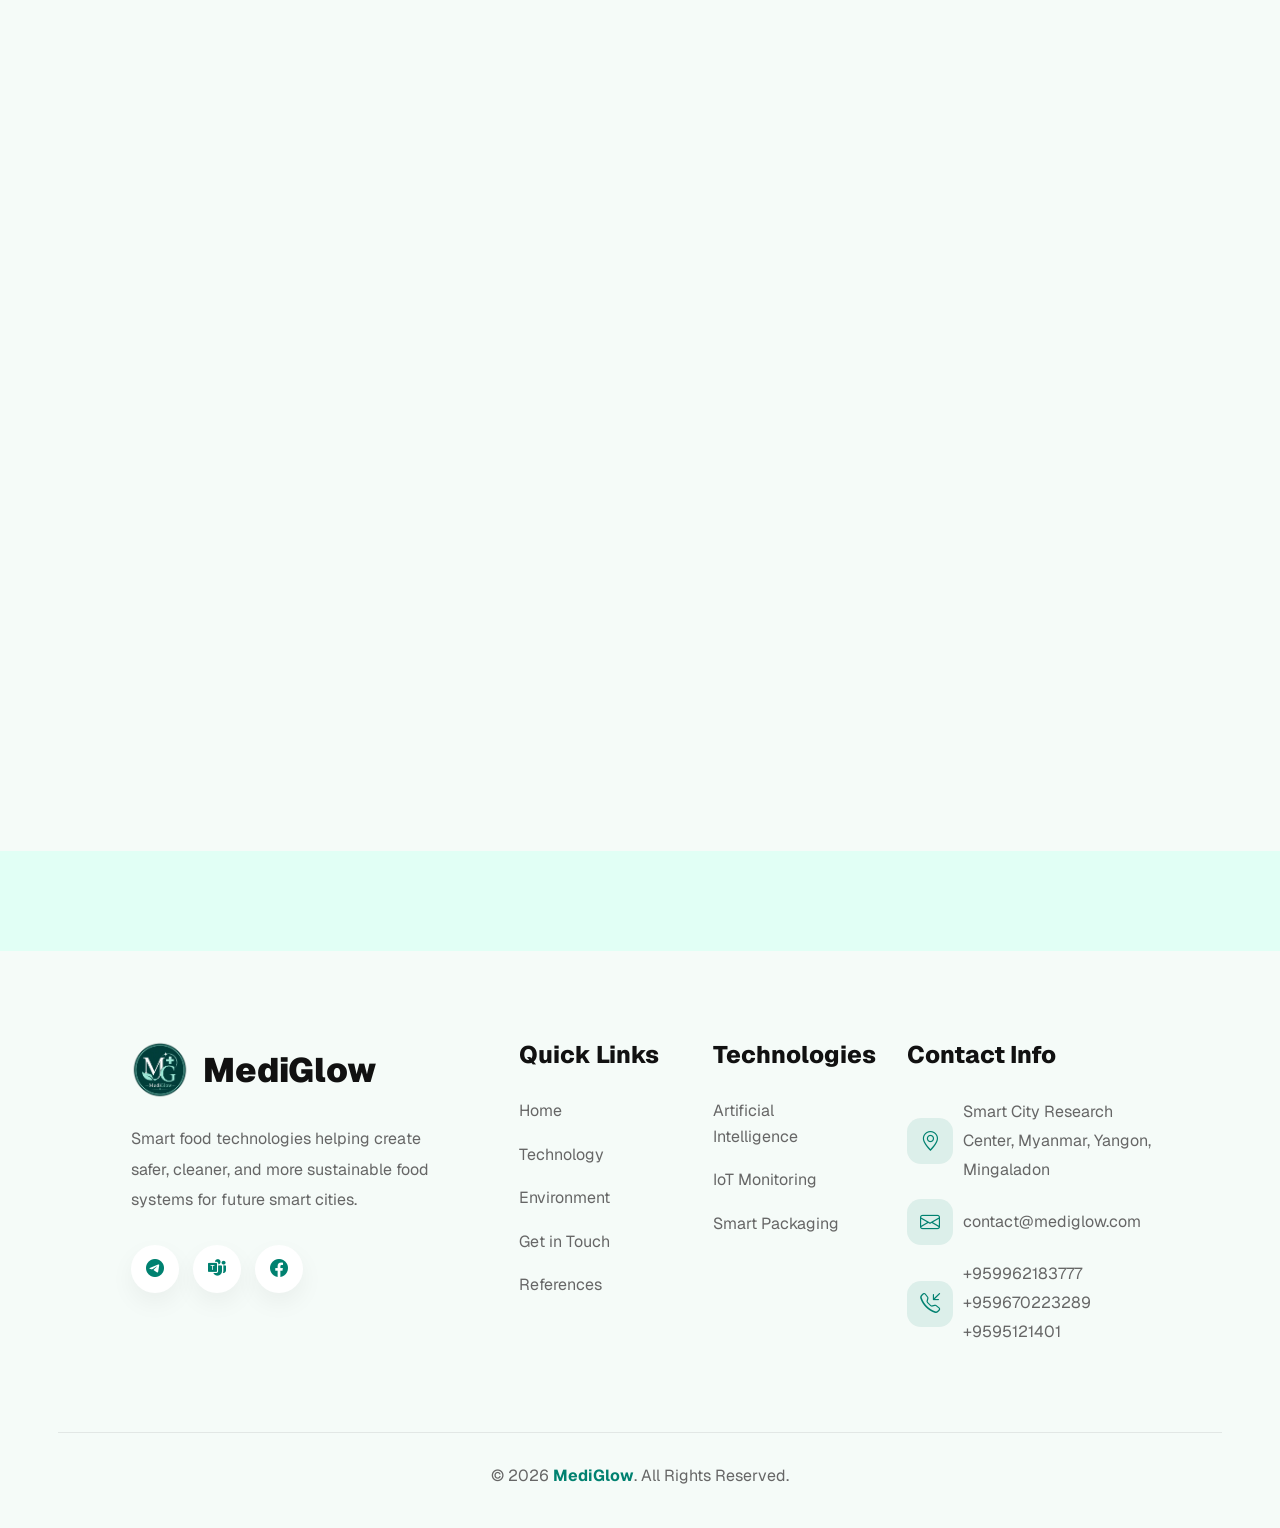
<file: global_view.html>
<!DOCTYPE html>
<html lang="en">
<head>
    <meta charset="UTF-8">
    <meta name="viewport" content="width=device-width, initial-scale=1.0">
    <title>MediGlow | Global View</title>
    <!-- Favicon -->
    <link rel="icon" type="image/png" href="imgs/logo.png">
    
    <!-- Fonts -->
    <link href="https://fonts.googleapis.com/css2?family=Geist:wght@100..900&family=Poppins:wght@300;400;500;600;700;800&display=swap" rel="stylesheet">

    <!-- Bootstrap CDN CSS Link -->
    <link href="https://cdn.jsdelivr.net/npm/bootstrap@5.3.8/dist/css/bootstrap.min.css" rel="stylesheet" integrity="sha384-sRIl4kxILFvY47J16cr9ZwB07vP4J8+LH7qKQnuqkuIAvNWLzeN8tE5YBujZqJLB" crossorigin="anonymous">
    
    <!-- Bootstrap CDN Icon Link -->
    <link rel="stylesheet" href="https://cdn.jsdelivr.net/npm/bootstrap-icons@1.13.1/font/bootstrap-icons.min.css">
    
    <!-- AOS CSS Link -->
    <link href="https://unpkg.com/aos@2.3.1/dist/aos.css" rel="stylesheet">

    <!-- External CSS Files -->
    <link rel="stylesheet" href="css/base.css">
    <link rel="stylesheet" href="css/layout.css">
    <link rel="stylesheet" href="css/components.css">
    <link rel="stylesheet" href="css/pages.css">
    <link rel="stylesheet" href="css/global_view.css">
    <link rel="stylesheet" href="css/footer.css">
    <style>
        html, body {
            overflow-x: hidden;
        }
        @media (max-width: 992px) and (min-width: 576px) {
            .solution_dropdown {
                left: 50% !important;
                transform: translateX(-50%) !important;
            }
        }
    </style>
</head>
<body>

        <input type="radio" name="auth-panel" id="auth-form-fill" hidden checked>
    <input type="radio" name="auth-panel" id="auth-link-fill" hidden>

    <header>
        <nav class="navbar navbar-expand-lg" aria-label="Main navigation">
            <div class="container-fluid">
                <a href="index.html" class="navbar-brand ms-lg-3" aria-label="MediGlow Home">
                    <img src="imgs/logo.png" alt="MediGlow logo - Smart City Food Safety" width="50" height="50">
                </a>
                <button type="button" class="navbar-toggler me-2" data-bs-toggle="offcanvas" data-bs-target="#offcanvas_nav" aria-controls="offcanvas_nav" aria-expanded="false" aria-label="Toggle navigation menu">
                    <span class="navbar-toggler-icon"></span>
                </button>

                <div class="collapse navbar-collapse" id="nav_id">
                    <ul class="navbar-nav mx-auto" role="menubar">
                        <li class="nav-item" role="none">
                            <a class="nav-link nav_link_color" href="index.html" role="menuitem">Home</a>
                        </li>
                        <li class="nav-item dropdown" role="none">
                            <a href="#" class="nav-link nav_link_color dropdown-toggle" data-bs-toggle="dropdown" role="menuitem" aria-haspopup="true" aria-expanded="false">Problems</a>
                            <ul class="dropdown-menu dropdown_menu_for_nav_items">
                                <li>
                                    <div class="row g-1">
                                        <div class="col-md-6">
                                            <a class="dropdown-item" href="consumer.html">
                                                <div class="row g-0 align-items-center">
                                                    <div class="col-3 text-center dropdown_text_icon_box">
                                                        <i class="bi bi-bandaid-fill" aria-hidden="true"></i>
                                                    </div>
                                                    <div class="col-9 dropdown_text_section ps-2">
                                                        <h6>Consumers</h6>
                                                        <p>Health issues</p>
                                                    </div>
                                                </div>
                                            </a>
                                        </div>
                                        <div class="col-md-6">
                                            <a class="dropdown-item" href="food_challenges_page.html">
                                                <div class="row g-0 align-items-center">
                                                    <div class="col-3 text-center dropdown_text_icon_box">
                                                        <i class="bi bi-fork-knife" aria-hidden="true"></i>
                                                    </div>
                                                    <div class="col-9 dropdown_text_section ps-2">
                                                        <h6>Unsafe Food</h6>
                                                        <p>Food safety risks</p>
                                                    </div>
                                                </div>
                                            </a>
                                        </div>
                                    </div>
                                </li>
                                <li>
                                    <div class="row g-1 mt-1">
                                        <div class="col-md-6">
                                            <a class="dropdown-item" href="industry.html">
                                                <div class="row g-0 align-items-center">
                                                    <div class="col-3 text-center dropdown_text_icon_box">
                                                        <i class="bi bi-exclamation-triangle-fill" aria-hidden="true"></i>
                                                    </div>
                                                    <div class="col-9 dropdown_text_section ps-2">
                                                        <h6>Industry</h6>
                                                        <p>Environmental impact</p>
                                                    </div>
                                                </div>
                                            </a>
                                        </div>
                                        <div class="col-md-6">
                                            <a class="dropdown-item" href="environment.html">
                                                <div class="row g-0 align-items-center">
                                                    <div class="col-3 text-center dropdown_text_icon_box">
                                                        <i class="bi bi-tree-fill" aria-hidden="true"></i>
                                                    </div>
                                                    <div class="col-9 dropdown_text_section ps-2">
                                                        <h6>Environment</h6>
                                                        <p>Pollution impact</p>
                                                    </div>
                                                </div>
                                            </a>
                                        </div>
                                    </div>
                                </li>
                            </ul>
                        </li>
                        <li class="nav-item dropdown" role="none">
                            <a href="#" class="nav-link nav_link_color dropdown-toggle" data-bs-toggle="dropdown" role="menuitem" aria-haspopup="true" aria-expanded="false">Solutions</a>
                            <ul class="dropdown-menu dropdown_menu_for_nav_items">
                                <li>
                                    <div class="row g-1">
                                        <div class="col-md-6">
                                            <a class="dropdown-item" href="ai_detection.html">
                                                <div class="row g-0 align-items-center">
                                                    <div class="col-3 text-center dropdown_text_icon_box">
                                                        <i class="bi bi-search" aria-hidden="true"></i>
                                                    </div>
                                                    <div class="col-9 dropdown_text_section ps-2">
                                                        <h6>AI Detection</h6>
                                                        <p>Smart scanning</p>
                                                    </div>
                                                </div>
                                            </a>
                                        </div>
                                        <div class="col-md-6">
                                            <a class="dropdown-item" href="smart_packaging.html">
                                                <div class="row g-0 align-items-center">
                                                    <div class="col-3 text-center dropdown_text_icon_box">
                                                        <i class="bi bi-box-seam-fill" aria-hidden="true"></i>
                                                    </div>
                                                    <div class="col-9 dropdown_text_section ps-2">
                                                        <h6>Smart Packaging</h6>
                                                        <p>Freshness tracking</p>
                                                    </div>
                                                </div>
                                            </a>
                                        </div>
                                        <div class="col-md-6">
                                            <a class="dropdown-item" href="modern_technology.html">
                                                <div class="row g-0 align-items-center">
                                                    <div class="col-3 text-center dropdown_text_icon_box">
                                                        <i class="bi bi-cpu" aria-hidden="true"></i>
                                                    </div>
                                                    <div class="col-9 dropdown_text_section ps-2">
                                                        <h6>Modern Technology</h6>
                                                        <p>Sensers & apps</p>
                                                    </div>
                                                </div>
                                            </a>
                                        </div>
                                    </div>
                                </li>
                            </ul>
                        </li>
                        <li class="nav-item" role="none">
                            <a class="nav-link nav_link_color" href="awareness.html" role="menuitem">Awareness</a>
                        </li>
                        <li class="nav-item" role="none">
                            <a class="nav-link nav_link_color nav_active_stage" href="global_view.html" role="menuitem">Global View</a>
                        </li>
                    </ul>
                    <ul class="navbar-nav me-lg-3" role="menubar">
                        <li class="nav-item" role="none">
                            <a class="nav-link nav_link_color" href="get_in_touch.html" role="menuitem">Get In Touch</a>
                        </li>
                    </ul>

                    <!-- Logged-in user dropdown (large screens) -->
                    <div class="auth-user dropdown logged_in_lg me-lg-4">
                        <a href="#" class="d-flex align-items-center nav-link dropdown-toggle" data-bs-toggle="dropdown" aria-haspopup="true" aria-expanded="false" aria-label="User menu">
                            <span class="rounded-circle bg-secondary d-flex align-items-center justify-content-center text-white" style="width:32px;height:32px;font-size:0.8rem;" aria-hidden="true">A</span>
                        </a>
                        <ul class="dropdown-menu dropdown-menu-end dropdown_menu_for_profile">
                            <li class="px-3 py-2"><div style="font-weight:600;">Anonymous</div></li>
                            <li><hr class="dropdown-divider"></li>
                            <li><a class="dropdown-item" href="#">Profile</a></li>
                            <li>
                                <label for="auth-guest" class="dropdown-item text-danger" style="cursor:pointer;">Logout</label>
                            </li>
                        </ul>
                    </div>

                    <!-- Guest login button (large screens) -->
                    <div class="dropdown logged_out d-none d-lg-flex pe-lg-3">
                        <a href="#" class="nav-user-icon-btn dropdown-toggle" data-bs-toggle="dropdown" aria-haspopup="true" aria-expanded="false" aria-label="Login or sign up">
                            <i class="bi bi-person-fill" aria-hidden="true"></i>
                        </a>
                        <ul class="dropdown-menu dropdown-menu-end dropdown_menu_for_profile">
                            <li><a class="dropdown-item" href="#modal_login" data-bs-toggle="modal">Login</a></li>
                            <li><a class="dropdown-item" href="#modal_register" data-bs-toggle="modal">Sign Up</a></li>
                        </ul>
                    </div>
                </div>

                <!-- Offcanvas mobile menu -->
                <div class="offcanvas offcanva_for_small_devices offcanvas-end d-lg-none" id="offcanvas_nav" tabindex="-1" aria-label="Mobile navigation menu">
                    <div class="offcanvas-header offcanva_header_for_navbar">
                        <a href="index.html" class="navbar-brand">
                            <img src="imgs/logo.png" height="32" alt="MediGlow">
                        </a>
                        <button type="button" class="btn-close btn-close-white pe-4" data-bs-dismiss="offcanvas" aria-label="Close menu"></button>
                    </div>

                    <div class="offcanvas-body px-4 pt-3">
                        <ul class="navbar-nav">

                            <li class="nav-item mt-2">
                                <div class="row">
                                    <div class="col-sm-5">
                                        <a class="nav-link nav_link_color" href="index.html">Home</a>
                                    </div>
                                    <div class="col-sm-5">
                                        <a class="nav-link nav_link_color" href="awareness.html">Awareness</a>
                                    </div>
                                </div>
                            </li>

                            <li class="nav-item mt-2">
                                <div class="row">

                                    <div class="col-sm-5">
                                        <a href="#" class="nav-link nav_link_color dropdown-toggle" data-bs-toggle="dropdown" role="menuitem" aria-haspopup="true" aria-expanded="false">Problems</a>

                                        <ul class="dropdown-menu dropdown_menu_for_nav_items">
                                            <li>
                                                <div class="row g-1">
                                                    <div class="col-md-12">
                                                        <a class="dropdown-item" href="consumer.html">
                                                            <div class="row g-0 align-items-center">
                                                                <div class="col-3 text-center dropdown_text_icon_box">
                                                                    <i class="bi bi-bandaid-fill" aria-hidden="true"></i>
                                                                </div>
                                                                <div class="col-9 dropdown_text_section ps-2">
                                                                    <h6>Consumers</h6>
                                                                    <p>Health issues</p>
                                                                </div>
                                                            </div>
                                                        </a>
                                                    </div>

                                                    <div class="col-md-12">
                                                        <a class="dropdown-item" href="food_challenges_page.html">
                                                            <div class="row g-0 align-items-center">
                                                                <div class="col-3 text-center dropdown_text_icon_box">
                                                                    <i class="bi bi-fork-knife" aria-hidden="true"></i>
                                                                </div>
                                                                <div class="col-9 dropdown_text_section ps-2">
                                                                    <h6>Unsafe Food</h6>
                                                                    <p>Food safety risks</p>
                                                                </div>
                                                            </div>
                                                        </a>
                                                    </div>
                                                </div>
                                            </li>

                                            <li>
                                                <div class="row g-1 mt-1">
                                                    <div class="col-md-12">
                                                        <a class="dropdown-item" href="industry.html">
                                                            <div class="row g-0 align-items-center">
                                                                <div class="col-3 text-center dropdown_text_icon_box">
                                                                    <i class="bi bi-exclamation-triangle-fill" aria-hidden="true"></i>
                                                                </div>
                                                                <div class="col-9 dropdown_text_section ps-2">
                                                                    <h6>Industry</h6>
                                                                    <p>Environmental impact</p>
                                                                </div>
                                                            </div>
                                                        </a>
                                                    </div>

                                                    <div class="col-md-12">
                                                        <a class="dropdown-item" href="environment.html">
                                                            <div class="row g-0 align-items-center">
                                                                <div class="col-3 text-center dropdown_text_icon_box">
                                                                    <i class="bi bi-tree-fill" aria-hidden="true"></i>
                                                                </div>
                                                                <div class="col-9 dropdown_text_section ps-2">
                                                                    <h6>Environment</h6>
                                                                    <p>Pollution impact</p>
                                                                </div>
                                                            </div>
                                                        </a>
                                                    </div>
                                                </div>
                                            </li>
                                        </ul>
                                    </div>

                                    <div class="col-sm-5">
                                        <a href="#" class="nav-link nav_link_color dropdown-toggle" data-bs-toggle="dropdown" role="menuitem" aria-haspopup="true" aria-expanded="false">Solutions</a>
                                        <ul class="dropdown-menu solution_dropdown dropdown_menu_for_nav_items">
                                            <li>
                                                <div class="row g-1">

                                                    <div class="col-md-12">
                                                        <a class="dropdown-item" href="ai_detection.html">
                                                            <div class="row g-0 align-items-center">
                                                                <div class="col-3 text-center dropdown_text_icon_box">
                                                                    <i class="bi bi-search" aria-hidden="true"></i>
                                                                </div>
                                                                <div class="col-9 dropdown_text_section ps-2">
                                                                    <h6>AI Detection</h6>
                                                                    <p>Smart scanning</p>
                                                                </div>
                                                            </div>
                                                        </a>
                                                    </div>

                                                    <div class="col-md-12">
                                                        <a class="dropdown-item" href="smart_packaging.html">
                                                            <div class="row g-0 align-items-center">
                                                                <div class="col-3 text-center dropdown_text_icon_box">
                                                                    <i class="bi bi-box-seam-fill" aria-hidden="true"></i>
                                                                </div>
                                                                <div class="col-9 dropdown_text_section ps-2">
                                                                    <h6>Smart Packaging</h6>
                                                                    <p>Freshness tracking</p>
                                                                </div>
                                                            </div>
                                                        </a>
                                                    </div>

                                                    <div class="col-md-12">
                                                        <a class="dropdown-item" href="modern_technology.html">
                                                            <div class="row g-0 align-items-center">
                                                                <div class="col-3 text-center dropdown_text_icon_box">
                                                                    <i class="bi bi-cpu" aria-hidden="true"></i>
                                                                </div>
                                                                <div class="col-9 dropdown_text_section ps-2">
                                                                    <h6>Modern Technology</h6>
                                                                    <p>Sensers & apps</p>
                                                                </div>
                                                            </div>
                                                        </a>
                                                    </div>

                                                </div>
                                            </li>
                                        </ul>
                                    </div>

                                </div>
                            </li>

                            <li class="nav-item mt-2">
                                <div class="row">
                                    <div class="col-sm-5">
                                        <a class="nav-link nav_link_color" href="get_in_touch.html">Get in Touch</a>
                                    </div>
                                    <div class="col-sm-5">
                                        <a class="nav-link nav_link_color nav_active_stage" href="global_view.html">Global View</a>
                                    </div>
                                </div>
                            </li>

                        </ul>

                        <hr style="border-color:rgba(255,255,255,0.3);">

                        <div class="d-flex justify-content-center logged_out gap-3">
                            <a href="#modal_login_sm" data-bs-toggle="modal" class="btn btn-outline-light btn-sm">Login</a>
                            <a href="#modal_register_sm" data-bs-toggle="modal" class="btn btn-light btn-sm">Sign Up</a>
                        </div>
                    </div>
                </div>
            </div>
        </nav>
    </header>



    <!-- Large Login Modal -->
    <div class="modal fade" data-bs-backdrop="static" id="modal_login" tabindex="-1" aria-hidden="true">
        <div class="modal-dialog modal-dialog-centered modal-xl">
            <div class="modal-content position-relative">

                <button type="button"
                    class="btn-close position-absolute top-0 end-0 m-3 btn-close-white"
                    data-bs-dismiss="modal"
                    style="z-index:10;"
                    aria-label="Close login modal">
                </button>

                <div class="row g-0">

                    <div class="col-md-6 modal-image-col"
                        style="background-image: url('img/login_signup.jpg');"
                        role="img"
                        aria-label="Myanmar traditional dish">
                    </div>

                    <div class="col-md-6 modal-form-col">

                        <div class="form-scroll">

                            <h2 class="auth-title">Welcome back</h2>

                            <div class="form_fill">

                                <div class="mb-3">
                                    <input class="auth-email-input"
                                        type="email"
                                        placeholder="Email address"
                                        aria-label="Email address">
                                </div>

                                <div class="mb-3">
                                    <input class="auth-email-input"
                                        type="password"
                                        placeholder="Password"
                                        aria-label="Password">
                                </div>

                                <div class="text-end mb-3">
                                    <a href="#modal_forgot"
                                        data-bs-toggle="modal"
                                        style="color: var(--medi-primary);">
                                        Forgot password?
                                    </a>
                                </div>

                                <label class="auth-email-btn"
                                    for="auth-logged"
                                    data-bs-dismiss="modal">
                                    Log In
                                </label>

                                <hr class="auth-divider">

                                <p class="text-center social-toggle-text mb-0">
                                    or continue with
                                    <label class="login_form" for="auth-link-fill">
                                        social accounts
                                    </label>
                                </p>

                            </div>

                            <div class="link_fill">

                                <label class="auth-social-btn"
                                    for="auth-logged"
                                    data-bs-dismiss="modal">

                                    <svg width="18" height="18" viewBox="0 0 48 48" aria-hidden="true">
                                        <path fill="#EA4335"
                                            d="M24 9.5c3.54 0 6.71 1.22 9.21 3.6l6.85-6.85C35.9 2.38 30.47 0 24 0 14.62 0 6.51 5.38 2.56 13.22l7.98 6.19C12.43 13.72 17.74 9.5 24 9.5z" />
                                        <path fill="#4285F4"
                                            d="M46.98 24.55c0-1.57-.15-3.09-.38-4.55H24v9.02h12.94c-.58 2.96-2.26 5.48-4.78 7.18l7.73 6c4.51-4.18 7.09-10.36 7.09-17.65z" />
                                        <path fill="#FBBC05"
                                            d="M10.53 28.59a14.5 14.5 0 0 1 0-9.18l-7.98-6.19a24.08 24.08 0 0 0 0 21.56l7.98-6.19z" />
                                        <path fill="#34A853"
                                            d="M24 48c6.48 0 11.93-2.13 15.89-5.81l-7.73-6c-2.15 1.45-4.92 2.3-8.16 2.3-6.26 0-11.57-4.22-13.47-9.91l-7.98 6.19C6.51 42.62 14.62 48 24 48z" />
                                    </svg>

                                    Continue with Google
                                </label>

                                <label class="auth-social-btn"
                                    for="auth-logged"
                                    data-bs-dismiss="modal">

                                    <svg width="18" height="18" viewBox="0 0 16 16" aria-hidden="true">
                                        <path d="M8 0C3.58 0 0 3.58 0 8c0 3.54 2.29 6.53 5.47 7.59.4.07.55-.17.55-.38 0-.19-.01-.82-.01-1.49-2.01.37-2.53-.49-2.69-.94-.09-.23-.48-.94-.82-1.13-.28-.15-.68-.52-.01-.53.63-.01 1.08.58 1.23.82.72 1.21 1.87.87 2.33.66.07-.52.28-.87.51-1.07-1.78-.2-3.64-.89-3.64-3.95 0-.87.31-1.59.82-2.15-.08-.2-.36-1.02.08-2.12 0 0 .67-.21 2.2.82.64-.18 1.32-.27 2-.27.68 0 1.36.09 2 .27 1.53-1.04 2.2-.82 2.2-.82.44 1.1.16 1.92.08 2.12.51.56.82 1.27.82 2.15 0 3.07-1.87 3.75-3.65 3.95.29.25.54.73.54 1.48 0 1.07-.01 1.93-.01 2.2 0 .21.15.46.55.38A8.013 8.013 0 0 0 16 8c0-4.42-3.58-8-8-8z" />
                                    </svg>

                                    Continue with GitHub
                                </label>

                                <label class="auth-social-btn"
                                    for="auth-logged"
                                    data-bs-dismiss="modal">

                                    <svg width="18" height="18" viewBox="0 0 24 24" aria-hidden="true">
                                        <path d="M17.05 20.28c-.98.95-2.05.8-3.08.35-1.09-.46-2.09-.48-3.24 0-1.44.62-2.2.44-3.06-.35C2.79 15.25 3.51 7.59 9.05 7.31c1.35.07 2.29.74 3.08.8 1.18-.24 2.31-.93 3.57-.84 1.51.12 2.65.72 3.4 1.8-3.12 1.87-2.38 5.98.48 7.13-.57 1.5-1.31 2.99-2.54 4.09zM12.03 7.25c-.15-2.23 1.66-4.07 3.74-4.25.29 2.58-2.34 4.5-3.74 4.25z" />
                                    </svg>

                                    Continue with Apple
                                </label>

                                <hr class="auth-divider">

                                <p class="text-center social-toggle-text mb-0">
                                    <label class="login_form" for="auth-form-fill">
                                        Login with email & password?
                                    </label>
                                </p>

                            </div>

                            <div class="auth-signup-link">
                                Don't have an account?
                                <a href="#modal_register"
                                    data-bs-toggle="modal"
                                    data-bs-target="#modal_register"
                                    data-bs-dismiss="modal">
                                    Sign Up
                                </a>
                            </div>

                        </div>

                        <div class="auth-footer">
                            <a href="#">Terms</a>
                            <a href="#">Privacy Policy</a>
                        </div>

                    </div>

                </div>

            </div>
        </div>
    </div>

    <!-- Large Register Modal -->
    <div class="modal fade"
        data-bs-backdrop="static"
        id="modal_register"
        tabindex="-1"
        aria-hidden="true">

        <div class="modal-dialog modal-dialog-centered modal-xl">

            <div class="modal-content position-relative">

                <button type="button"
                    class="btn-close position-absolute top-0 end-0 m-3 btn-close-white"
                    data-bs-dismiss="modal"
                    style="z-index:10;"
                    aria-label="Close register modal">
                </button>

                <div class="row g-0">

                    <!-- Left Image -->
                    <div class="col-md-6 modal-image-col"
                        style="background-image: url('img/login_signup.jpg');"
                        role="img"
                        aria-label="Myanmar traditional dish">
                    </div>

                    <!-- Right Form -->
                    <div class="col-md-6 modal-form-col">

                        <div class="form-scroll">

                            <h2 class="auth-title">
                                Create your account
                            </h2>

                            <!-- Email Form -->
                            <div class="form_fill">

                                <div class="mb-3">
                                    <input class="auth-email-input"
                                        type="text"
                                        placeholder="Username"
                                        aria-label="Username">
                                </div>

                                <div class="mb-3">
                                    <input class="auth-email-input"
                                        type="email"
                                        placeholder="Email address"
                                        aria-label="Email address">
                                </div>

                                <div class="mb-3">
                                    <input class="auth-email-input"
                                        type="password"
                                        placeholder="Password"
                                        aria-label="Password">
                                </div>

                                <label class="auth-email-btn"
                                    for="auth-logged"
                                    data-bs-dismiss="modal">
                                    Sign Up
                                </label>

                                <hr class="auth-divider">

                                <p class="text-center social-toggle-text mb-0">
                                    or continue with
                                    <label class="login_form" for="auth-link-fill">
                                        social accounts
                                    </label>
                                </p>

                            </div>

                            <!-- Social Login -->
                            <div class="link_fill">

                                <!-- Google -->
                                <label class="auth-social-btn"
                                    for="auth-logged"
                                    data-bs-dismiss="modal">

                                    <svg width="18"
                                        height="18"
                                        viewBox="0 0 48 48"
                                        aria-hidden="true">

                                        <path fill="#EA4335"
                                            d="M24 9.5c3.54 0 6.71 1.22 9.21 3.6l6.85-6.85C35.9 2.38 30.47 0 24 0 14.62 0 6.51 5.38 2.56 13.22l7.98 6.19C12.43 13.72 17.74 9.5 24 9.5z" />

                                        <path fill="#4285F4"
                                            d="M46.98 24.55c0-1.57-.15-3.09-.38-4.55H24v9.02h12.94c-.58 2.96-2.26 5.48-4.78 7.18l7.73 6c4.51-4.18 7.09-10.36 7.09-17.65z" />

                                        <path fill="#FBBC05"
                                            d="M10.53 28.59a14.5 14.5 0 0 1 0-9.18l-7.98-6.19a24.08 24.08 0 0 0 0 21.56l7.98-6.19z" />

                                        <path fill="#34A853"
                                            d="M24 48c6.48 0 11.93-2.13 15.89-5.81l-7.73-6c-2.15 1.45-4.92 2.3-8.16 2.3-6.26 0-11.57-4.22-13.47-9.91l-7.98 6.19C6.51 42.62 14.62 48 24 48z" />
                                    </svg>

                                    Continue with Google
                                </label>

                                <!-- GitHub -->
                                <label class="auth-social-btn"
                                    for="auth-logged"
                                    data-bs-dismiss="modal">

                                    <svg width="18"
                                        height="18"
                                        viewBox="0 0 16 16"
                                        aria-hidden="true">

                                        <path d="M8 0C3.58 0 0 3.58 0 8c0 3.54 2.29 6.53 5.47 7.59.4.07.55-.17.55-.38 0-.19-.01-.82-.01-1.49-2.01.37-2.53-.49-2.69-.94-.09-.23-.48-.94-.82-1.13-.28-.15-.68-.52-.01-.53.63-.01 1.08.58 1.23.82.72 1.21 1.87.87 2.33.66.07-.52.28-.87.51-1.07-1.78-.2-3.64-.89-3.64-3.95 0-.87.31-1.59.82-2.15-.08-.2-.36-1.02.08-2.12 0 0 .67-.21 2.2.82.64-.18 1.32-.27 2-.27.68 0 1.36.09 2 .27 1.53-1.04 2.2-.82 2.2-.82.44 1.1.16 1.92.08 2.12.51.56.82 1.27.82 2.15 0 3.07-1.87 3.75-3.65 3.95.29.25.54.73.54 1.48 0 1.07-.01 1.93-.01 2.2 0 .21.15.46.55.38A8.013 8.013 0 0 0 16 8c0-4.42-3.58-8-8-8z" />
                                    </svg>

                                    Continue with GitHub
                                </label>

                                <!-- Apple -->
                                <label class="auth-social-btn"
                                    for="auth-logged"
                                    data-bs-dismiss="modal">

                                    <svg width="18"
                                        height="18"
                                        viewBox="0 0 24 24"
                                        aria-hidden="true">

                                        <path d="M17.05 20.28c-.98.95-2.05.8-3.08.35-1.09-.46-2.09-.48-3.24 0-1.44.62-2.2.44-3.06-.35C2.79 15.25 3.51 7.59 9.05 7.31c1.35.07 2.29.74 3.08.8 1.18-.24 2.31-.93 3.57-.84 1.51.12 2.65.72 3.4 1.8-3.12 1.87-2.38 5.98.48 7.13-.57 1.5-1.31 2.99-2.54 4.09zM12.03 7.25c-.15-2.23 1.66-4.07 3.74-4.25.29 2.58-2.34 4.5-3.74 4.25z" />
                                    </svg>

                                    Continue with Apple
                                </label>

                                <hr class="auth-divider">

                                <p class="text-center social-toggle-text mb-0">
                                    <label class="login_form" for="auth-form-fill">
                                        Sign up with email & password?
                                    </label>
                                </p>

                            </div>

                            <!-- Bottom Link -->
                            <div class="auth-signup-link">
                                Already have an account?

                                <a href="#modal_login"
                                    data-bs-toggle="modal"
                                    data-bs-dismiss="modal">
                                    Log In
                                </a>
                            </div>

                        </div>

                        <!-- Footer -->
                        <div class="auth-footer">
                            <a href="#">Terms</a>
                            <a href="#">Privacy Policy</a>
                        </div>

                    </div>

                </div>

            </div>

        </div>
    </div>

    <!-- Small Login Modal -->
    <div class="modal fade"
        data-bs-backdrop="static"
        id="modal_login_sm"
        tabindex="-1"
        aria-hidden="true">

        <div class="modal-dialog modal-dialog-centered">

            <div class="modal-content" style="border-radius:20px;">

                <div class="modal-body p-4 position-relative">

                    <button type="button"
                        class="btn-close position-absolute top-0 end-0 m-3"
                        data-bs-dismiss="modal"
                        aria-label="Close">
                    </button>

                    <h2 class="auth-title">
                        Welcome back
                    </h2>

                    <!-- Email Form -->
                    <div class="form_fill">

                        <div class="mb-3">
                            <input class="auth-email-input"
                                type="email"
                                placeholder="Email address"
                                aria-label="Email">
                        </div>

                        <div class="mb-3">
                            <input class="auth-email-input"
                                type="password"
                                placeholder="Password"
                                aria-label="Password">
                        </div>

                        <div class="text-end mb-3">
                            <a href="#modal_forgot"
                                data-bs-toggle="modal"
                                style="color:var(--medi-primary);">
                                Forgot password?
                            </a>
                        </div>

                        <label class="auth-email-btn"
                            for="auth-logged"
                            data-bs-dismiss="modal">
                            Log In
                        </label>

                        <hr class="auth-divider">

                        <p class="text-center social-toggle-text mb-0">
                            or continue with
                            <label class="login_form" for="auth-link-fill">
                                social accounts
                            </label>
                        </p>

                    </div>

                    <!-- Social Login -->
                    <div class="link_fill">

                        <label class="auth-social-btn"
                            for="auth-logged"
                            data-bs-dismiss="modal">
                            Continue with Google
                        </label>

                        <label class="auth-social-btn"
                            for="auth-logged"
                            data-bs-dismiss="modal">
                            Continue with GitHub
                        </label>

                        <label class="auth-social-btn"
                            for="auth-logged"
                            data-bs-dismiss="modal">
                            Continue with Apple
                        </label>

                        <hr class="auth-divider">

                        <p class="text-center social-toggle-text mb-0">
                            <label class="login_form" for="auth-form-fill">
                                Login with email & password?
                            </label>
                        </p>

                    </div>

                    <!-- Bottom Link -->
                    <div class="auth-signup-link">
                        Don't have an account?

                        <a href="#modal_register_sm"
                            data-bs-toggle="modal"
                            data-bs-dismiss="modal">
                            Sign Up
                        </a>
                    </div>

                </div>

            </div>

        </div>

    </div>

    <!-- Small Register Modal -->
    <div class="modal fade"
        data-bs-backdrop="static"
        id="modal_register_sm"
        tabindex="-1"
        aria-hidden="true">

        <div class="modal-dialog modal-dialog-centered">

            <div class="modal-content" style="border-radius:20px;">

                <div class="modal-body p-4 position-relative">

                    <button type="button"
                        class="btn-close position-absolute top-0 end-0 m-3"
                        data-bs-dismiss="modal"
                        aria-label="Close">
                    </button>

                    <h2 class="auth-title">
                        Create your account
                    </h2>

                    <!-- Email Form -->
                    <div class="form_fill">

                        <div class="mb-3">
                            <input class="auth-email-input"
                                type="text"
                                placeholder="Username"
                                aria-label="Username">
                        </div>

                        <div class="mb-3">
                            <input class="auth-email-input"
                                type="email"
                                placeholder="Email address"
                                aria-label="Email">
                        </div>

                        <div class="mb-3">
                            <input class="auth-email-input"
                                type="password"
                                placeholder="Password"
                                aria-label="Password">
                        </div>

                        <button class="auth-email-btn"
                            for="auth-logged"
                            data-bs-dismiss="modal" data-bs-toggle="modal" data-bs-target="#signupModal" >
                            Sign Up
                        </button>

                        <hr class="auth-divider">

                        <p class="text-center social-toggle-text mb-0">
                            or continue with
                            <label class="login_form" for="auth-link-fill">
                                social accounts
                            </label>
                        </p>

                    </div>

                    <!-- Social Login -->
                    <div class="link_fill">

                        <label class="auth-social-btn"
                            for="auth-logged"
                            data-bs-dismiss="modal">
                            Continue with Google
                        </label>

                        <label class="auth-social-btn"
                            for="auth-logged"
                            data-bs-dismiss="modal">
                            Continue with GitHub
                        </label>

                        <label class="auth-social-btn"
                            for="auth-logged"
                            data-bs-dismiss="modal">
                            Continue with Apple
                        </label>

                        <hr class="auth-divider">

                        <p class="text-center social-toggle-text mb-0">
                            <label class="login_form" for="auth-form-fill">
                                Sign up with email & password?
                            </label>
                        </p>

                    </div>

                    <!-- Bottom Link -->
                    <div class="auth-signup-link">
                        Already have an account?

                        <a href="#modal_login_sm"
                            data-bs-toggle="modal"
                            data-bs-dismiss="modal">
                            Log In
                        </a>
                    </div>

                </div>

            </div>

        </div>

    </div>

    <!-- Forgot Password Modal -->
    <div class="modal fade"
        data-bs-backdrop="static"
        id="modal_forgot"
        tabindex="-1"
        aria-hidden="true">

        <div class="modal-dialog modal-dialog-centered">

            <div class="modal-content" style="border-radius:20px;">

                <!-- Header -->
                <div class="modal-header">

                    <h5 class="modal-title">
                        Reset Password
                    </h5>

                    <button type="button"
                        class="btn-close"
                        data-bs-dismiss="modal"
                        aria-label="Close">
                    </button>

                </div>

                <!-- Body -->
                <div class="modal-body">

                    <div class="mb-3">
                        <input class="auth-email-input"
                            type="password"
                            placeholder="New Password"
                            aria-label="New password">
                    </div>

                    <div class="mb-3">
                        <input class="auth-email-input"
                            type="password"
                            placeholder="Confirm Password"
                            aria-label="Confirm password">
                    </div>

                    <label class="auth-email-btn"
                        data-bs-dismiss="modal">
                        Reset
                    </label>

                </div>

            </div>

        </div>

    </div>

    <section class="comparison_section py-5" aria-labelledby="global-heading">
        <div class="container">
            <div class="text-center comparison_heading">
                <span class="mini_tag">GLOBAL FOOD SAFETY</span>
                <h1 id="global-heading">Myanmar vs Smart City Food Systems</h1>
                <p>Comparing Myanmar with countries using advanced food technology shows how smart systems, sustainable packaging, and AI monitoring can improve urban consumer safety and industrial standards.</p>
            </div>
            <div class="row g-4 mt-2">
                <!-- Myanmar Card -->
                <div class="col-xl-6" data-aos="fade-up">
                    <article class="country_box myanmar_box h-100">
                        <div class="country_image">
                            <img src="img/myanmar_market.jpg" alt="Traditional market in Myanmar" loading="lazy">
                        </div>
                        <div class="country_content">
                            <div class="country_top">
                                <span>🇲🇲 Developing System</span><h2>Myanmar</h2>
                            </div>
                            <p>Myanmar is still improving its urban food safety and industrial monitoring systems. Many local markets rely on basic packaging and manual handling.</p>
                            <div class="feature_grid">
                                <div class="feature_item">
                                    <h5>Food Packaging</h5>
                                    <p>Limited smart packaging and incomplete labeling.</p>
                                </div>
                                <div class="feature_item">
                                    <h5>Industry Monitoring</h5>
                                    <p>Food quality checks are still mostly manual.</p>
                                </div>
                                <div class="feature_item">
                                    <h5>Consumer Safety</h5>
                                    <p>Concerns about chemicals and hygiene remain.</p>
                                </div>
                                <div class="feature_item">
                                    <h5>Technology Use</h5>
                                    <p>Digital tracking and AI are still developing.</p>
                                </div>
                            </div>
                        </div>
                    </article>
                </div>
                <!-- Singapore Card -->
                <div class="col-xl-6" data-aos="fade-up">
                    <article class="country_box smart_box h-100">
                        <div class="country_image">
                            <img src="img/singapore_food.jpeg" alt="Modern food technology in Singapore" loading="lazy">
                        </div>
                        <div class="country_content">
                            <div class="country_top">
                                <span>🇸🇬 Smart Technology Leader</span><h2>Singapore</h2>
                            </div>
                            <p>Singapore uses advanced technology and strict regulations to maintain high food safety standards across its urban environment.</p>
                            <div class="feature_grid">
                                <div class="feature_item">
                                    <h5>Smart Packaging</h5><p>Packaging monitors freshness and temperature.</p>
                                </div>
                                <div class="feature_item">
                                    <h5>AI Detection</h5>
                                    <p>AI systems detect unsafe food quickly.</p>
                                </div>
                                <div class="feature_item">
                                    <h5>Food Traceability</h5>
                                    <p>QR systems track food from source to consumer.</p>
                                </div>
                                <div class="feature_item">
                                    <h5>Sustainability</h5>
                                    <p>Eco-friendly production and waste reduction.</p>
                                </div>
                            </div>
                        </div>
                    </article>
                </div>
                <!-- Myanmar Industries -->
                <div class="col-xl-6" data-aos="fade-up">
                    <article class="country_box myanmar_box h-100">
                        <div class="country_image">
                            <img src="imgs/industry_img.png" alt="Myanmar food industry operations" loading="lazy">
                        </div>
                        <div class="country_content">
                            <div class="country_top">
                                <span>🇲🇲 Current Challenges</span><h2>Myanmar Industries</h2>
                            </div>
                            <p>Urban food industries in Myanmar are growing rapidly but still face quality control and sustainability challenges.</p>
                            <div class="feature_grid">
                                <div class="feature_item">
                                    <h5>Storage Systems</h5>
                                    <p>Limited cold-chain and temperature monitoring.</p>
                                </div>
                                <div class="feature_item">
                                    <h5>Food Waste</h5>
                                    <p>Waste management systems need improvement.</p>
                                </div>
                                <div class="feature_item">
                                    <h5>Consumer Awareness</h5>
                                    <p>Nutrition awareness is still increasing.</p>
                                </div>
                                <div class="feature_item">
                                    <h5>Regulations</h5>
                                    <p>Safety regulations are improving gradually.</p>
                                </div>
                            </div>
                        </div>
                    </article>
                </div>
                <!-- Japan Card -->
                <div class="col-xl-6" data-aos="fade-up">
                    <article class="country_box smart_box h-100">
                        <div class="country_image">
                            <img src="imgs/janpan_food.jpg" alt="Japanese food safety technology" loading="lazy">
                        </div>
                        <div class="country_content">
                            <div class="country_top">
                                <span>🇯🇵 Advanced Smart Systems</span><h2>Japan</h2>
                            </div>
                            <p>Japan combines strict hygiene with modern smart packaging and digital monitoring across its urban food infrastructure.</p>
                            <div class="feature_grid">
                                <div class="feature_item">
                                    <h5>Smart Labels</h5>
                                    <p>QR labels provide full nutrition and safety data.</p>
                                </div><div class="feature_item">
                                    <h5>Eco Packaging</h5>
                                    <p>Sustainable, recyclable packaging widely used.</p>
                                </div>
                                <div class="feature_item">
                                    <h5>Digital Monitoring</h5>
                                    <p>Sensors monitor freshness during transport.</p>
                                </div>
                                <div class="feature_item">
                                    <h5>Clean Production</h5>
                                    <p>High industrial hygiene standards.</p>
                                </div>
                            </div>
                        </div>
                    </article>
                </div>
                <!-- South Korea -->
                <div class="col-xl-6" data-aos="fade-up">
                    <article class="country_box smart_box h-100">
                        <div class="country_image">
                            <img src="imgs/korea_food.avif" alt="South Korean food innovation" loading="lazy">
                        </div>
                        <div class="country_content">
                            <div class="country_top">
                                <span>🇰🇷 Digital Food Innovation</span><h2>South Korea</h2>
                            </div>
                            <p>South Korea uses smart factories, AI monitoring, and automated inspection to protect urban consumers.</p>
                            <div class="feature_grid">
                                <div class="feature_item">
                                    <h5>AI Quality Checks</h5>
                                    <p>AI detects contamination and damage quickly.</p>
                                </div>
                                <div class="feature_item">
                                    <h5>Smart Factories</h5>
                                    <p>Automated systems improve hygiene.</p>
                                </div>
                                <div class="feature_item">
                                    <h5>Digital Labels</h5>
                                    <p>Consumers scan for full product details.</p>
                                </div>
                                <div class="feature_item">
                                    <h5>Cold Chain Systems</h5>
                                    <p>Advanced storage keeps food fresh.</p>
                                </div>
                            </div>
                        </div>
                    </article>
                </div>
                <!-- Germany -->
                <div class="col-xl-6" data-aos="fade-up">
                    <article class="country_box smart_box h-100">
                        <div class="country_image">
                            <img src="imgs/germany_food.webp" alt="German sustainable food systems" loading="lazy">
                        </div>
                        <div class="country_content">
                            <div class="country_top">
                                <span>🇩🇪 Sustainable Food Systems</span><h2>Germany</h2>
                            </div>
                            <p>Germany focuses on sustainable urban food industries, eco-packaging, and strict environmental regulations.</p>
                            <div class="feature_grid">
                                <div class="feature_item">
                                    <h5>Eco Packaging</h5>
                                    <p>Recyclable and biodegradable materials.</p>
                                </div>
                                <div class="feature_item">
                                    <h5>Strict Regulations</h5>
                                    <p>Strong hygiene and safety standards.</p>
                                </div>
                                <div class="feature_item">
                                    <h5>Waste Reduction</h5>
                                    <p>Smart systems reduce urban food waste.</p>
                                </div>
                                <div class="feature_item">
                                    <h5>Consumer Transparency</h5>
                                    <p>Detailed ingredient and nutrition info.</p>
                                </div>
                            </div>
                        </div>
                    </article>
                </div>
                <!-- USA -->
                <div class="col-xl-6" data-aos="fade-up">
                    <article class="country_box smart_box h-100">
                        <div class="country_image">
                            <img src="img/us_food.png" alt="US AI food monitoring" loading="lazy">
                        </div>
                        <div class="country_content">
                            <div class="country_top">
                                <span>🇺🇸 AI & Smart Monitoring</span><h2>United States</h2>
                            </div>
                            <p>The US uses AI, IoT sensors, and large-scale monitoring to improve urban food safety and efficiency.</p>
                            <div class="feature_grid">
                                <div class="feature_item">
                                    <h5>IoT Sensors</h5>
                                    <p>Real-time temperature and storage monitoring.</p>
                                </div>
                                <div class="feature_item">
                                    <h5>Food Traceability</h5>
                                    <p>Digital supply chain tracking.</p>
                                </div>
                                <div class="feature_item">
                                    <h5>AI Predictions</h5>
                                    <p>Contamination risk prediction models.</p>
                                </div>
                                <div class="feature_item">
                                    <h5>Smart Packaging</h5>
                                    <p>Detects spoilage and freshness.</p>
                                </div>
                            </div>
                        </div>
                    </article>
                </div>
                <!-- Thailand -->
                <div class="col-xl-6" data-aos="fade-up">
                    <article class="country_box smart_box h-100">
                        <div class="country_image">
                            <img src="img/thailand_food.webp" alt="Thai food industry growth" loading="lazy">
                        </div>
                        <div class="country_content">
                            <div class="country_top">
                                <span>🇹🇭 ASEAN Food Industry Growth</span><h2>Thailand</h2>
                            </div>
                            <p>Thailand has improved urban food export quality through better packaging and modern industrial technology.</p>
                            <div class="feature_grid">
                                <div class="feature_item">
                                    <h5>Export Standards</h5><p>International food safety compliance.</p>
                                </div>
                                <div class="feature_item">
                                    <h5>Modern Packaging</h5>
                                    <p>Freshness-preserving packaging systems.</p>
                                </div>
                                <div class="feature_item">
                                    <h5>Food Inspections</h5>
                                    <p>Regular industrial quality checks.</p>
                                </div>
                                <div class="feature_item">
                                    <h5>Technology Growth</h5>
                                    <p>Smart production increasingly adopted.</p>
                                </div>
                            </div>
                        </div>
                    </article>
                </div>
            </div>
        </div>
    </section>


    <footer class="footer_section">
        <div class="container">
            <div class="row g-5 justify-content-center">
                <!-- Left -->
                <div class="col-lg-4">
                    <div class="footer_logo">
                        <div class="logo_footer">
                            <img src="imgs/logo.png" alt="logo">
                        </div>
                        <h2>MediGlow</h2>
                    </div>
                    <p class="footer_text">
                        Smart food technologies helping create safer,
                        cleaner, and more sustainable food systems
                        for future smart cities.
                    </p>
                    <div class="social_links">
                        <a href="https://t.me/donutehero">
                            <i class="bi bi-telegram"></i>
                        </a>
                        <a href="mailto:shinphonethant@edusnschool.co.uk">
                            <i class="bi bi-microsoft-teams"></i>
                        </a>
                        <a href="#" aria-label="Follow on Facebook">
                            <i class="bi bi-facebook" aria-hidden="true"></i>
                        </a>
                    </div>
                </div>

                <!-- Quick Links -->
                <div class="col-lg-2 col-md-6">
                    <h4 class="footer_title">
                        Quick Links
                    </h4>
                    <ul class="footer_links">
                        <li><a href="index.html">Home</a></li>
                        <li><a href="modern_technology.html">Technology</a></li>
                        <li><a href="environment.html">Environment</a></li>
                        <li><a href="get_in_touch.html">Get in Touch</a></li>
                        <li><a href="https://edusn-my.sharepoint.com/:w:/g/personal/sawlukeylaytharwah_edusnschool_co_uk/IQA7VII9sao8RoQFbBMiV3IVATWGQUy42b-7FMVu-RV_cOE?e=jAO8yl">References</a></li>
                    </ul>
                </div>

                <!-- Technologies -->
                <div class="col-lg-2 col-md-6">
                    <h4 class="footer_title">
                        Technologies
                    </h4>
                    <ul class="footer_links">
                        <li><a href="ai_detection.html">Artificial Intelligence</a></li>
                        <li><a href="modern_technology.html">IoT Monitoring</a></li>
                        <li><a href="smart_packaging.html">Smart Packaging</a></li>
                    </ul>
                </div>
                <!-- Contact -->
                <div class="col-lg-3 col-md-6">
                    <h4 class="footer_title">
                        Contact Info
                    </h4>
                    <div class="row">
                        <div class="contact_item">
                            <div class="col-md-2">
                                <div class="contact_icon">
                                    <i class="bi bi-geo-alt"></i>
                                </div>
                            </div>
                            <div class="col-md-10">
                                <p>
                                    Smart City Research Center,
                                    Myanmar, Yangon, Mingaladon
                                </p>
                            </div>
                        </div>
                    </div>
                    <div class="row">
                        <div class="contact_item">
                            <div class="col-md-2">
                                <div class="contact_icon">
                                    <i class="bi bi-envelope"></i>
                                </div>
                            </div>
                            <div class="col-md-10">
                                <p>
                                    contact@mediglow.com
                                </p>
                            </div>
                        </div>
                    </div>
                    <div class="row">
                        <div class="contact_item">
                            <div class="col-md-2">
                                <div class="contact_icon">
                                    <i class="bi bi-telephone-inbound"></i>
                                </div>
                            </div>
                            <div class="col-md-10">
                                <p>
                                    +959962183777 
                                    +959670223289
                                    +9595121401
                                </p>
                            </div>
                        </div>
                    </div>
                </div>

            <!-- Bottom -->
            <div class="footer_bottom">
                <p>
                    © 2026 <span>MediGlow</span>. All Rights Reserved.
                </p>
            </div>
        </div>
    </footer>

    
<!-- Bootstrap CDN js Link -->
<script src="https://cdn.jsdelivr.net/npm/bootstrap@5.3.8/dist/js/bootstrap.bundle.min.js" integrity="sha384-FKyoEForCGlyvwx9Hj09JcYn3nv7wiPVlz7YYwJrWVcXK/BmnVDxM+D2scQbITxI" crossorigin="anonymous"></script>

<!-- Aos js link -->
<script src="https://unpkg.com/aos@2.3.1/dist/aos.js"></script>
<!-- Initiate AOS -->
<script>AOS.init();</script>

</body>
</html>
</file>
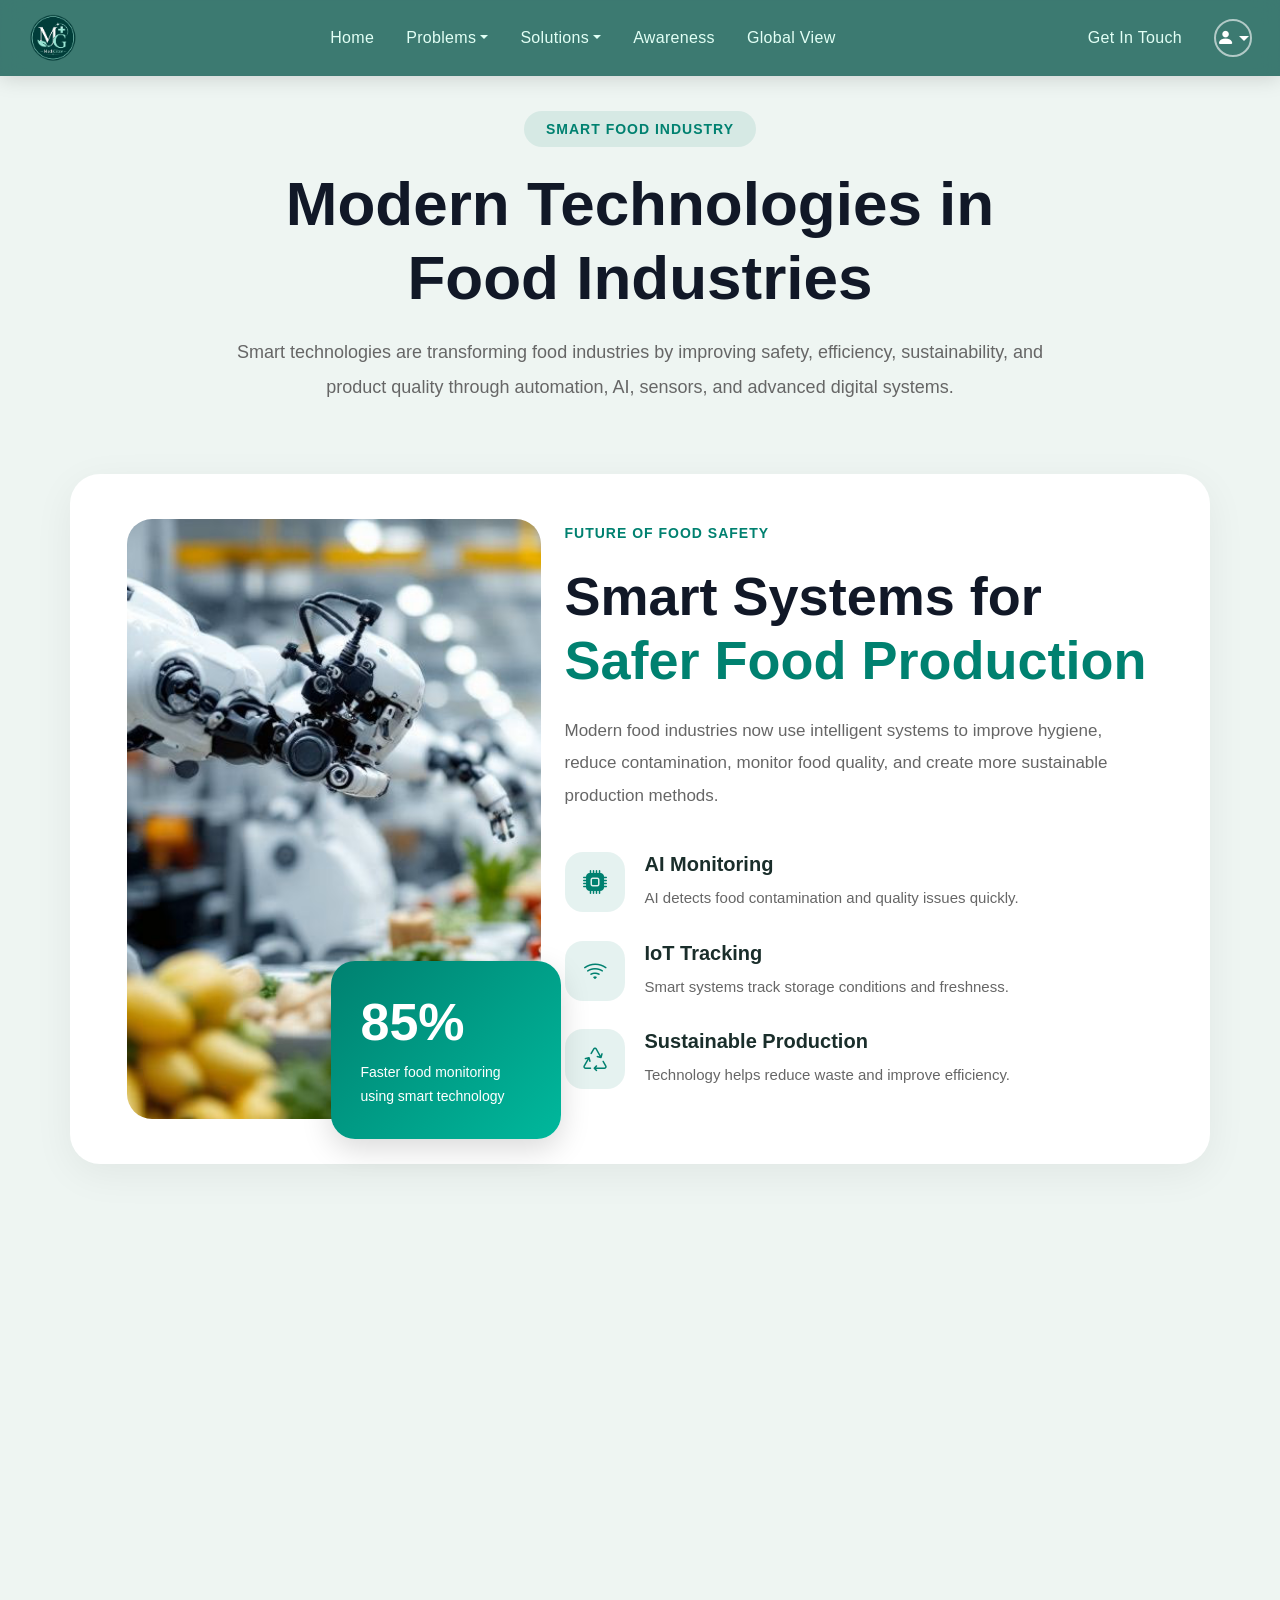
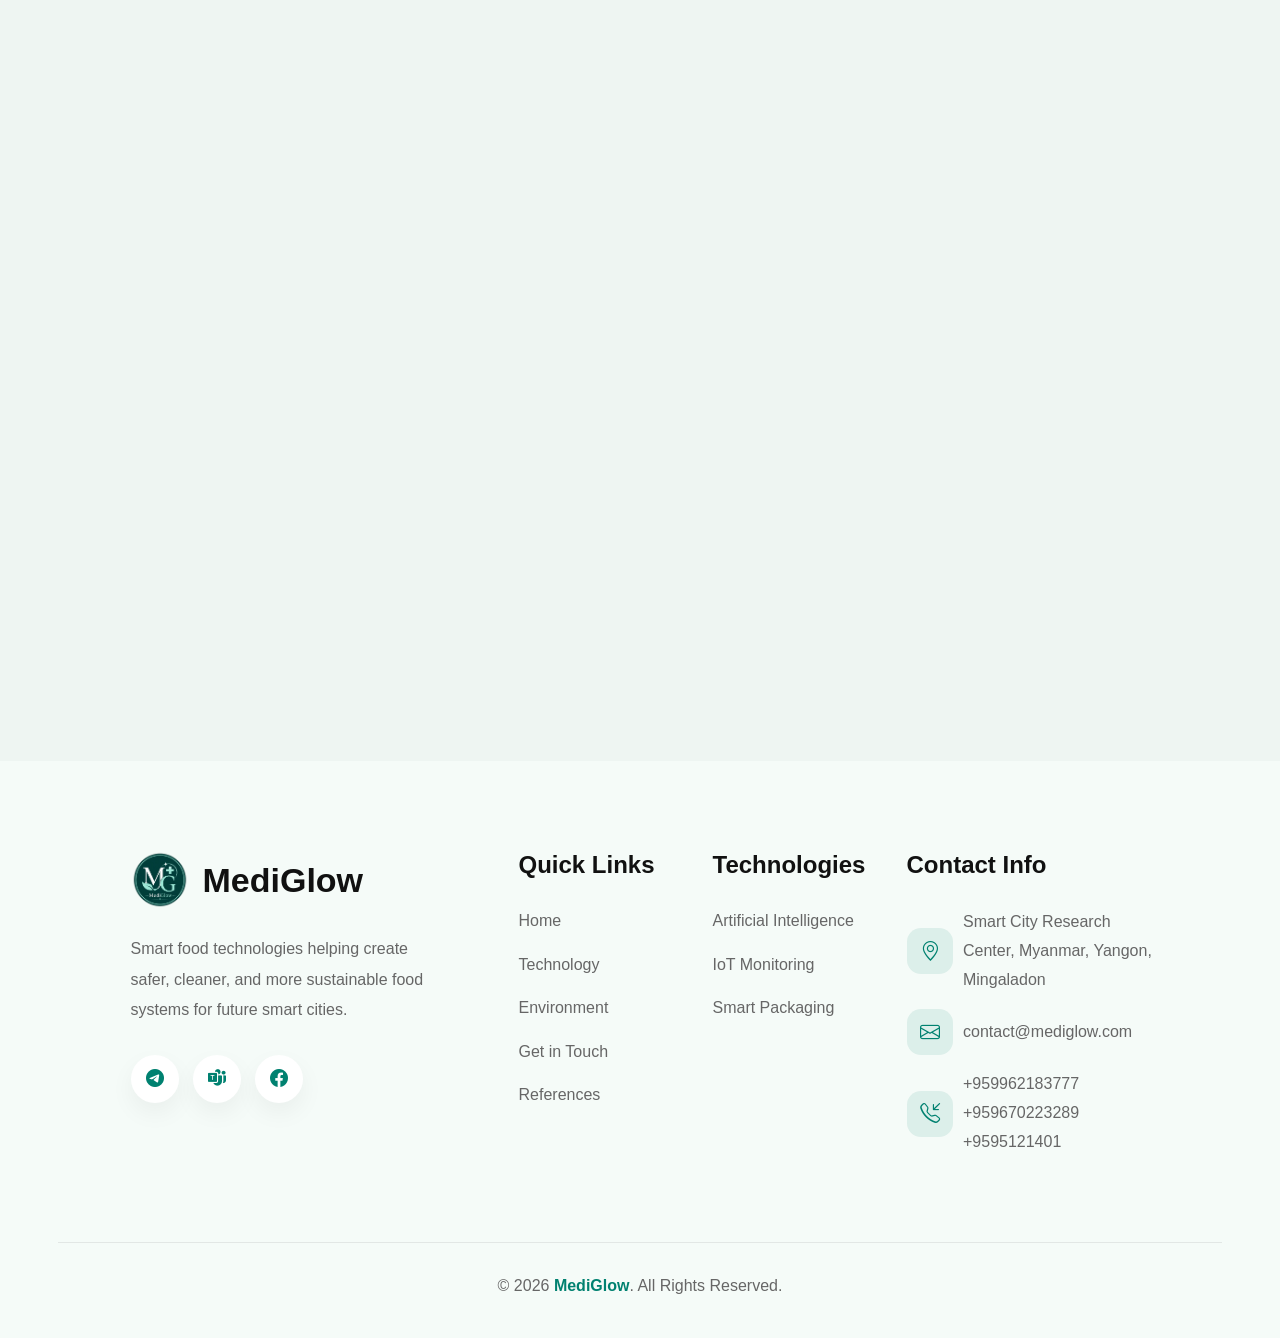
<file: modern_technology.html>
<!DOCTYPE html>
<html lang="en">
<head>
    <meta charset="UTF-8">
    <meta name="viewport" content="width=device-width, initial-scale=1.0, viewport-fit=cover">
    <title>MediGlow | Modern Technology</title>

    <!-- Favicon -->
    <link rel="icon" type="image/png" href="imgs/logo.png">

    <!-- Fonts -->
    <link href="https://fonts.googleapis.com/css2?family=Geist:wght@100..900&family=Poppins:wght@300;400;500;600;700;800&display=swap" rel="stylesheet">

    <!-- Bootstrap 5 CSS -->
    <link href="https://cdn.jsdelivr.net/npm/bootstrap@5.3.8/dist/css/bootstrap.min.css" rel="stylesheet">
    <link href="https://cdn.jsdelivr.net/npm/bootstrap-icons@1.13.1/font/bootstrap-icons.min.css" rel="stylesheet">

    <!-- AOS Animation Library -->
    <link href="https://unpkg.com/aos@2.3.1/dist/aos.css" rel="stylesheet">

    <!-- External CSS Files -->
    <link rel="stylesheet" href="css/base.css">
    <link rel="stylesheet" href="css/layout.css">
    <link rel="stylesheet" href="css/components.css">
    <link rel="stylesheet" href="css/pages.css">
    <link rel="stylesheet" href="css/modern_technology.css">
    <link rel="stylesheet" href="css/footer.css">

    <style>
        .showcase_panel{
            background:
                linear-gradient(rgba(8,15,30,0.85),
                rgba(8,15,30,0.88)),
                url(img/future_grid.avif);
        }
        @media (max-width: 992px) and (min-width: 576px) {
            .solution_dropdown {
                left: 50% !important;
                transform: translateX(-50%) !important;
            }
        }
    </style>
</head>
<body>
    <input type="radio" name="auth-panel" id="auth-form-fill" hidden checked>
    <input type="radio" name="auth-panel" id="auth-link-fill" hidden>

    <header>
        <nav class="navbar navbar-expand-lg" aria-label="Main navigation">
            <div class="container-fluid">
                <a href="index.html" class="navbar-brand ms-lg-3" aria-label="MediGlow Home">
                    <img src="imgs/logo.png" alt="MediGlow logo - Smart City Food Safety" width="50" height="50">
                </a>
                <button type="button" class="navbar-toggler me-2" data-bs-toggle="offcanvas" data-bs-target="#offcanvas_nav" aria-controls="offcanvas_nav" aria-expanded="false" aria-label="Toggle navigation menu">
                    <span class="navbar-toggler-icon"></span>
                </button>

                <div class="collapse navbar-collapse" id="nav_id">
                    <ul class="navbar-nav mx-auto" role="menubar">
                        <li class="nav-item" role="none">
                            <a class="nav-link nav_link_color" href="index.html" role="menuitem">Home</a>
                        </li>
                        <li class="nav-item dropdown" role="none">
                            <a href="#" class="nav-link nav_link_color dropdown-toggle" data-bs-toggle="dropdown" role="menuitem" aria-haspopup="true" aria-expanded="false">Problems</a>
                            <ul class="dropdown-menu dropdown_menu_for_nav_items">
                                <li>
                                    <div class="row g-1">
                                        <div class="col-md-6">
                                            <a class="dropdown-item" href="consumer.html">
                                                <div class="row g-0 align-items-center">
                                                    <div class="col-3 text-center dropdown_text_icon_box">
                                                        <i class="bi bi-bandaid-fill" aria-hidden="true"></i>
                                                    </div>
                                                    <div class="col-9 dropdown_text_section ps-2">
                                                        <h6>Consumers</h6>
                                                        <p>Health issues</p>
                                                    </div>
                                                </div>
                                            </a>
                                        </div>
                                        <div class="col-md-6">
                                            <a class="dropdown-item" href="food_challenges_page.html">
                                                <div class="row g-0 align-items-center">
                                                    <div class="col-3 text-center dropdown_text_icon_box">
                                                        <i class="bi bi-fork-knife" aria-hidden="true"></i>
                                                    </div>
                                                    <div class="col-9 dropdown_text_section ps-2">
                                                        <h6>Unsafe Food</h6>
                                                        <p>Food safety risks</p>
                                                    </div>
                                                </div>
                                            </a>
                                        </div>
                                    </div>
                                </li>
                                <li>
                                    <div class="row g-1 mt-1">
                                        <div class="col-md-6">
                                            <a class="dropdown-item" href="industry.html">
                                                <div class="row g-0 align-items-center">
                                                    <div class="col-3 text-center dropdown_text_icon_box">
                                                        <i class="bi bi-exclamation-triangle-fill" aria-hidden="true"></i>
                                                    </div>
                                                    <div class="col-9 dropdown_text_section ps-2">
                                                        <h6>Industry</h6>
                                                        <p>Environmental impact</p>
                                                    </div>
                                                </div>
                                            </a>
                                        </div>
                                        <div class="col-md-6">
                                            <a class="dropdown-item" href="environment.html">
                                                <div class="row g-0 align-items-center">
                                                    <div class="col-3 text-center dropdown_text_icon_box">
                                                        <i class="bi bi-tree-fill" aria-hidden="true"></i>
                                                    </div>
                                                    <div class="col-9 dropdown_text_section ps-2">
                                                        <h6>Environment</h6>
                                                        <p>Pollution impact</p>
                                                    </div>
                                                </div>
                                            </a>
                                        </div>
                                    </div>
                                </li>
                            </ul>
                        </li>
                        <li class="nav-item dropdown" role="none">
                            <a href="#" class="nav-link nav_link_color dropdown-toggle" data-bs-toggle="dropdown" role="menuitem" aria-haspopup="true" aria-expanded="false">Solutions</a>
                            <ul class="dropdown-menu dropdown_menu_for_nav_items">
                                <li>
                                    <div class="row g-1">
                                        <div class="col-md-6">
                                            <a class="dropdown-item" href="ai_detection.html">
                                                <div class="row g-0 align-items-center">
                                                    <div class="col-3 text-center dropdown_text_icon_box">
                                                        <i class="bi bi-search" aria-hidden="true"></i>
                                                    </div>
                                                    <div class="col-9 dropdown_text_section ps-2">
                                                        <h6>AI Detection</h6>
                                                        <p>Smart scanning</p>
                                                    </div>
                                                </div>
                                            </a>
                                        </div>
                                        <div class="col-md-6">
                                            <a class="dropdown-item" href="smart_packaging.html">
                                                <div class="row g-0 align-items-center">
                                                    <div class="col-3 text-center dropdown_text_icon_box">
                                                        <i class="bi bi-box-seam-fill" aria-hidden="true"></i>
                                                    </div>
                                                    <div class="col-9 dropdown_text_section ps-2">
                                                        <h6>Smart Packaging</h6>
                                                        <p>Freshness tracking</p>
                                                    </div>
                                                </div>
                                            </a>
                                        </div>
                                        <div class="col-md-6">
                                            <a class="dropdown-item nav_active_stage_dropdown" href="modern_technology.html">
                                                <div class="row g-0 align-items-center">
                                                    <div class="col-3 text-center dropdown_text_icon_box nav_avtive_stage_dropdown_text_icon_box">
                                                        <i class="bi bi-cpu" aria-hidden="true"></i>
                                                    </div>
                                                    <div class="col-9 dropdown_text_section ps-2">
                                                        <h6>Modern Technology</h6>
                                                        <p>Sensers & apps</p>
                                                    </div>
                                                </div>
                                            </a>
                                        </div>
                                    </div>
                                </li>
                            </ul>
                        </li>
                        <li class="nav-item" role="none">
                            <a class="nav-link nav_link_color" href="awareness.html" role="menuitem">Awareness</a>
                        </li>
                        <li class="nav-item" role="none">
                            <a class="nav-link nav_link_color" href="global_view.html" role="menuitem">Global View</a>
                        </li>
                    </ul>
                    <ul class="navbar-nav me-lg-3" role="menubar">
                        <li class="nav-item" role="none">
                            <a class="nav-link nav_link_color" href="get_in_touch.html" role="menuitem">Get In Touch</a>
                        </li>
                    </ul>

                    <!-- Logged-in user dropdown (large screens) -->
                    <div class="auth-user dropdown logged_in_lg me-lg-4">
                        <a href="#" class="d-flex align-items-center nav-link dropdown-toggle" data-bs-toggle="dropdown" aria-haspopup="true" aria-expanded="false" aria-label="User menu">
                            <span class="rounded-circle bg-secondary d-flex align-items-center justify-content-center text-white" style="width:32px;height:32px;font-size:0.8rem;" aria-hidden="true">A</span>
                        </a>
                        <ul class="dropdown-menu dropdown-menu-end dropdown_menu_for_profile">
                            <li class="px-3 py-2"><div style="font-weight:600;">Anonymous</div></li>
                            <li><hr class="dropdown-divider"></li>
                            <li><a class="dropdown-item" href="#">Profile</a></li>
                            <li>
                                <label for="auth-guest" class="dropdown-item text-danger" style="cursor:pointer;">Logout</label>
                            </li>
                        </ul>
                    </div>

                    <!-- Guest login button (large screens) -->
                    <div class="dropdown logged_out d-none d-lg-flex pe-lg-3">
                        <a href="#" class="nav-user-icon-btn dropdown-toggle" data-bs-toggle="dropdown" aria-haspopup="true" aria-expanded="false" aria-label="Login or sign up">
                            <i class="bi bi-person-fill" aria-hidden="true"></i>
                        </a>
                        <ul class="dropdown-menu dropdown-menu-end dropdown_menu_for_profile">
                            <li><a class="dropdown-item" href="#modal_login" data-bs-toggle="modal">Login</a></li>
                            <li><a class="dropdown-item" href="#modal_register" data-bs-toggle="modal">Sign Up</a></li>
                        </ul>
                    </div>
                </div>

                <!-- Offcanvas mobile menu -->
                <div class="offcanvas offcanva_for_small_devices offcanvas-end d-lg-none" id="offcanvas_nav" tabindex="-1" aria-label="Mobile navigation menu">
                    <div class="offcanvas-header offcanva_header_for_navbar">
                        <a href="index.html" class="navbar-brand">
                            <img src="imgs/logo.png" height="32" alt="MediGlow">
                        </a>
                        <button type="button" class="btn-close btn-close-white pe-4" data-bs-dismiss="offcanvas" aria-label="Close menu"></button>
                    </div>

                    <div class="offcanvas-body px-4 pt-3">
                        <ul class="navbar-nav">

                            <li class="nav-item mt-2">
                                <div class="row">
                                    <div class="col-sm-5">
                                        <a class="nav-link nav_link_color" href="index.html">Home</a>
                                    </div>
                                    <div class="col-sm-5">
                                        <a class="nav-link nav_link_color" href="awareness.html">Awareness</a>
                                    </div>
                                </div>
                            </li>

                            <li class="nav-item mt-2">
                                <div class="row">

                                    <div class="col-sm-5">
                                        <a href="#" class="nav-link nav_link_color dropdown-toggle" data-bs-toggle="dropdown" role="menuitem" aria-haspopup="true" aria-expanded="false">Problems</a>

                                        <ul class="dropdown-menu dropdown_menu_for_nav_items">
                                            <li>
                                                <div class="row g-1">
                                                    <div class="col-md-12">
                                                        <a class="dropdown-item" href="consumer.html">
                                                            <div class="row g-0 align-items-center">
                                                                <div class="col-3 text-center dropdown_text_icon_box">
                                                                    <i class="bi bi-bandaid-fill" aria-hidden="true"></i>
                                                                </div>
                                                                <div class="col-9 dropdown_text_section ps-2">
                                                                    <h6>Consumers</h6>
                                                                    <p>Health issues</p>
                                                                </div>
                                                            </div>
                                                        </a>
                                                    </div>

                                                    <div class="col-md-12">
                                                        <a class="dropdown-item" href="food_challenges_page.html">
                                                            <div class="row g-0 align-items-center">
                                                                <div class="col-3 text-center dropdown_text_icon_box">
                                                                    <i class="bi bi-fork-knife" aria-hidden="true"></i>
                                                                </div>
                                                                <div class="col-9 dropdown_text_section ps-2">
                                                                    <h6>Unsafe Food</h6>
                                                                    <p>Food safety risks</p>
                                                                </div>
                                                            </div>
                                                        </a>
                                                    </div>
                                                </div>
                                            </li>

                                            <li>
                                                <div class="row g-1 mt-1">
                                                    <div class="col-md-12">
                                                        <a class="dropdown-item" href="industry.html">
                                                            <div class="row g-0 align-items-center">
                                                                <div class="col-3 text-center dropdown_text_icon_box">
                                                                    <i class="bi bi-exclamation-triangle-fill" aria-hidden="true"></i>
                                                                </div>
                                                                <div class="col-9 dropdown_text_section ps-2">
                                                                    <h6>Industry</h6>
                                                                    <p>Environmental impact</p>
                                                                </div>
                                                            </div>
                                                        </a>
                                                    </div>

                                                    <div class="col-md-12">
                                                        <a class="dropdown-item" href="environment.html">
                                                            <div class="row g-0 align-items-center">
                                                                <div class="col-3 text-center dropdown_text_icon_box">
                                                                    <i class="bi bi-tree-fill" aria-hidden="true"></i>
                                                                </div>
                                                                <div class="col-9 dropdown_text_section ps-2">
                                                                    <h6>Environment</h6>
                                                                    <p>Pollution impact</p>
                                                                </div>
                                                            </div>
                                                        </a>
                                                    </div>
                                                </div>
                                            </li>
                                        </ul>
                                    </div>

                                    <div class="col-sm-5">
                                        <a href="#" class="nav-link nav_link_color dropdown-toggle" data-bs-toggle="dropdown" role="menuitem" aria-haspopup="true" aria-expanded="false">Solutions</a>
                                        <ul class="dropdown-menu solution_dropdown dropdown_menu_for_nav_items">
                                            <li>
                                                <div class="row g-1">

                                                    <div class="col-md-12">
                                                        <a class="dropdown-item" href="ai_detection.html">
                                                            <div class="row g-0 align-items-center">
                                                                <div class="col-3 text-center dropdown_text_icon_box">
                                                                    <i class="bi bi-search" aria-hidden="true"></i>
                                                                </div>
                                                                <div class="col-9 dropdown_text_section ps-2">
                                                                    <h6>AI Detection</h6>
                                                                    <p>Smart scanning</p>
                                                                </div>
                                                            </div>
                                                        </a>
                                                    </div>

                                                    <div class="col-md-12">
                                                        <a class="dropdown-item" href="smart_packaging.html">
                                                            <div class="row g-0 align-items-center">
                                                                <div class="col-3 text-center dropdown_text_icon_box">
                                                                    <i class="bi bi-box-seam-fill" aria-hidden="true"></i>
                                                                </div>
                                                                <div class="col-9 dropdown_text_section ps-2">
                                                                    <h6>Smart Packaging</h6>
                                                                    <p>Freshness tracking</p>
                                                                </div>
                                                            </div>
                                                        </a>
                                                    </div>

                                                    <div class="col-md-12">
                                                        <a class="dropdown-item nav_active_stage_dropdown"  href="modern_technology.html">
                                                            <div class="row g-0 align-items-center">
                                                                <div class="col-3 text-center dropdown_text_icon_box nav_avtive_stage_dropdown_text_icon_box">
                                                                    <i class="bi bi-cpu" aria-hidden="true"></i>
                                                                </div>
                                                                <div class="col-9 dropdown_text_section ps-2">
                                                                    <h6>Modern Technology</h6>
                                                                    <p>Sensers & apps</p>
                                                                </div>
                                                            </div>
                                                        </a>
                                                    </div>

                                                </div>
                                            </li>
                                        </ul>
                                    </div>

                                </div>
                            </li>

                            <li class="nav-item mt-2">
                                <div class="row">
                                    <div class="col-sm-5">
                                        <a class="nav-link nav_link_color" href="get_in_touch.html">Get in Touch</a>
                                    </div>
                                    <div class="col-sm-5">
                                        <a class="nav-link nav_link_color" href="global_view.html">Global View</a>
                                    </div>
                                </div>
                            </li>

                        </ul>

                        <hr style="border-color:rgba(255,255,255,0.3);">

                        <div class="d-flex justify-content-center logged_out gap-3">
                            <a href="#modal_login_sm" data-bs-toggle="modal" class="btn btn-outline-light btn-sm">Login</a>
                            <a href="#modal_register_sm" data-bs-toggle="modal" class="btn btn-light btn-sm">Sign Up</a>
                        </div>
                    </div>
                </div>
            </div>
        </nav>
    </header>



    <!-- Large Login Modal -->
    <div class="modal fade" data-bs-backdrop="static" id="modal_login" tabindex="-1" aria-hidden="true">
        <div class="modal-dialog modal-dialog-centered modal-xl">
            <div class="modal-content position-relative">

                <button type="button"
                    class="btn-close position-absolute top-0 end-0 m-3 btn-close-white"
                    data-bs-dismiss="modal"
                    style="z-index:10;"
                    aria-label="Close login modal">
                </button>

                <div class="row g-0">

                    <div class="col-md-6 modal-image-col"
                        style="background-image: url('img/login_signup.jpg');"
                        role="img"
                        aria-label="Myanmar traditional dish">
                    </div>

                    <div class="col-md-6 modal-form-col">

                        <div class="form-scroll">

                            <h2 class="auth-title">Welcome back</h2>

                            <div class="form_fill">

                                <div class="mb-3">
                                    <input class="auth-email-input"
                                        type="email"
                                        placeholder="Email address"
                                        aria-label="Email address">
                                </div>

                                <div class="mb-3">
                                    <input class="auth-email-input"
                                        type="password"
                                        placeholder="Password"
                                        aria-label="Password">
                                </div>

                                <div class="text-end mb-3">
                                    <a href="#modal_forgot"
                                        data-bs-toggle="modal"
                                        style="color: var(--medi-primary);">
                                        Forgot password?
                                    </a>
                                </div>

                                <label class="auth-email-btn"
                                    for="auth-logged"
                                    data-bs-dismiss="modal">
                                    Log In
                                </label>

                                <hr class="auth-divider">

                                <p class="text-center social-toggle-text mb-0">
                                    or continue with
                                    <label class="login_form" for="auth-link-fill">
                                        social accounts
                                    </label>
                                </p>

                            </div>

                            <div class="link_fill">

                                <label class="auth-social-btn"
                                    for="auth-logged"
                                    data-bs-dismiss="modal">

                                    <svg width="18" height="18" viewBox="0 0 48 48" aria-hidden="true">
                                        <path fill="#EA4335"
                                            d="M24 9.5c3.54 0 6.71 1.22 9.21 3.6l6.85-6.85C35.9 2.38 30.47 0 24 0 14.62 0 6.51 5.38 2.56 13.22l7.98 6.19C12.43 13.72 17.74 9.5 24 9.5z" />
                                        <path fill="#4285F4"
                                            d="M46.98 24.55c0-1.57-.15-3.09-.38-4.55H24v9.02h12.94c-.58 2.96-2.26 5.48-4.78 7.18l7.73 6c4.51-4.18 7.09-10.36 7.09-17.65z" />
                                        <path fill="#FBBC05"
                                            d="M10.53 28.59a14.5 14.5 0 0 1 0-9.18l-7.98-6.19a24.08 24.08 0 0 0 0 21.56l7.98-6.19z" />
                                        <path fill="#34A853"
                                            d="M24 48c6.48 0 11.93-2.13 15.89-5.81l-7.73-6c-2.15 1.45-4.92 2.3-8.16 2.3-6.26 0-11.57-4.22-13.47-9.91l-7.98 6.19C6.51 42.62 14.62 48 24 48z" />
                                    </svg>

                                    Continue with Google
                                </label>

                                <label class="auth-social-btn"
                                    for="auth-logged"
                                    data-bs-dismiss="modal">

                                    <svg width="18" height="18" viewBox="0 0 16 16" aria-hidden="true">
                                        <path d="M8 0C3.58 0 0 3.58 0 8c0 3.54 2.29 6.53 5.47 7.59.4.07.55-.17.55-.38 0-.19-.01-.82-.01-1.49-2.01.37-2.53-.49-2.69-.94-.09-.23-.48-.94-.82-1.13-.28-.15-.68-.52-.01-.53.63-.01 1.08.58 1.23.82.72 1.21 1.87.87 2.33.66.07-.52.28-.87.51-1.07-1.78-.2-3.64-.89-3.64-3.95 0-.87.31-1.59.82-2.15-.08-.2-.36-1.02.08-2.12 0 0 .67-.21 2.2.82.64-.18 1.32-.27 2-.27.68 0 1.36.09 2 .27 1.53-1.04 2.2-.82 2.2-.82.44 1.1.16 1.92.08 2.12.51.56.82 1.27.82 2.15 0 3.07-1.87 3.75-3.65 3.95.29.25.54.73.54 1.48 0 1.07-.01 1.93-.01 2.2 0 .21.15.46.55.38A8.013 8.013 0 0 0 16 8c0-4.42-3.58-8-8-8z" />
                                    </svg>

                                    Continue with GitHub
                                </label>

                                <label class="auth-social-btn"
                                    for="auth-logged"
                                    data-bs-dismiss="modal">

                                    <svg width="18" height="18" viewBox="0 0 24 24" aria-hidden="true">
                                        <path d="M17.05 20.28c-.98.95-2.05.8-3.08.35-1.09-.46-2.09-.48-3.24 0-1.44.62-2.2.44-3.06-.35C2.79 15.25 3.51 7.59 9.05 7.31c1.35.07 2.29.74 3.08.8 1.18-.24 2.31-.93 3.57-.84 1.51.12 2.65.72 3.4 1.8-3.12 1.87-2.38 5.98.48 7.13-.57 1.5-1.31 2.99-2.54 4.09zM12.03 7.25c-.15-2.23 1.66-4.07 3.74-4.25.29 2.58-2.34 4.5-3.74 4.25z" />
                                    </svg>

                                    Continue with Apple
                                </label>

                                <hr class="auth-divider">

                                <p class="text-center social-toggle-text mb-0">
                                    <label class="login_form" for="auth-form-fill">
                                        Login with email & password?
                                    </label>
                                </p>

                            </div>

                            <div class="auth-signup-link">
                                Don't have an account?
                                <a href="#modal_register"
                                    data-bs-toggle="modal"
                                    data-bs-target="#modal_register"
                                    data-bs-dismiss="modal">
                                    Sign Up
                                </a>
                            </div>

                        </div>

                        <div class="auth-footer">
                            <a href="#">Terms</a>
                            <a href="#">Privacy Policy</a>
                        </div>

                    </div>

                </div>

            </div>
        </div>
    </div>

    <!-- Large Register Modal -->
    <div class="modal fade"
        data-bs-backdrop="static"
        id="modal_register"
        tabindex="-1"
        aria-hidden="true">

        <div class="modal-dialog modal-dialog-centered modal-xl">

            <div class="modal-content position-relative">

                <button type="button"
                    class="btn-close position-absolute top-0 end-0 m-3 btn-close-white"
                    data-bs-dismiss="modal"
                    style="z-index:10;"
                    aria-label="Close register modal">
                </button>

                <div class="row g-0">

                    <!-- Left Image -->
                    <div class="col-md-6 modal-image-col"
                        style="background-image: url('img/login_signup.jpg');"
                        role="img"
                        aria-label="Myanmar traditional dish">
                    </div>

                    <!-- Right Form -->
                    <div class="col-md-6 modal-form-col">

                        <div class="form-scroll">

                            <h2 class="auth-title">
                                Create your account
                            </h2>

                            <!-- Email Form -->
                            <div class="form_fill">

                                <div class="mb-3">
                                    <input class="auth-email-input"
                                        type="text"
                                        placeholder="Username"
                                        aria-label="Username">
                                </div>

                                <div class="mb-3">
                                    <input class="auth-email-input"
                                        type="email"
                                        placeholder="Email address"
                                        aria-label="Email address">
                                </div>

                                <div class="mb-3">
                                    <input class="auth-email-input"
                                        type="password"
                                        placeholder="Password"
                                        aria-label="Password">
                                </div>

                                <label class="auth-email-btn"
                                    for="auth-logged"
                                    data-bs-dismiss="modal">
                                    Sign Up
                                </label>

                                <hr class="auth-divider">

                                <p class="text-center social-toggle-text mb-0">
                                    or continue with
                                    <label class="login_form" for="auth-link-fill">
                                        social accounts
                                    </label>
                                </p>

                            </div>

                            <!-- Social Login -->
                            <div class="link_fill">

                                <!-- Google -->
                                <label class="auth-social-btn"
                                    for="auth-logged"
                                    data-bs-dismiss="modal">

                                    <svg width="18"
                                        height="18"
                                        viewBox="0 0 48 48"
                                        aria-hidden="true">

                                        <path fill="#EA4335"
                                            d="M24 9.5c3.54 0 6.71 1.22 9.21 3.6l6.85-6.85C35.9 2.38 30.47 0 24 0 14.62 0 6.51 5.38 2.56 13.22l7.98 6.19C12.43 13.72 17.74 9.5 24 9.5z" />

                                        <path fill="#4285F4"
                                            d="M46.98 24.55c0-1.57-.15-3.09-.38-4.55H24v9.02h12.94c-.58 2.96-2.26 5.48-4.78 7.18l7.73 6c4.51-4.18 7.09-10.36 7.09-17.65z" />

                                        <path fill="#FBBC05"
                                            d="M10.53 28.59a14.5 14.5 0 0 1 0-9.18l-7.98-6.19a24.08 24.08 0 0 0 0 21.56l7.98-6.19z" />

                                        <path fill="#34A853"
                                            d="M24 48c6.48 0 11.93-2.13 15.89-5.81l-7.73-6c-2.15 1.45-4.92 2.3-8.16 2.3-6.26 0-11.57-4.22-13.47-9.91l-7.98 6.19C6.51 42.62 14.62 48 24 48z" />
                                    </svg>

                                    Continue with Google
                                </label>

                                <!-- GitHub -->
                                <label class="auth-social-btn"
                                    for="auth-logged"
                                    data-bs-dismiss="modal">

                                    <svg width="18"
                                        height="18"
                                        viewBox="0 0 16 16"
                                        aria-hidden="true">

                                        <path d="M8 0C3.58 0 0 3.58 0 8c0 3.54 2.29 6.53 5.47 7.59.4.07.55-.17.55-.38 0-.19-.01-.82-.01-1.49-2.01.37-2.53-.49-2.69-.94-.09-.23-.48-.94-.82-1.13-.28-.15-.68-.52-.01-.53.63-.01 1.08.58 1.23.82.72 1.21 1.87.87 2.33.66.07-.52.28-.87.51-1.07-1.78-.2-3.64-.89-3.64-3.95 0-.87.31-1.59.82-2.15-.08-.2-.36-1.02.08-2.12 0 0 .67-.21 2.2.82.64-.18 1.32-.27 2-.27.68 0 1.36.09 2 .27 1.53-1.04 2.2-.82 2.2-.82.44 1.1.16 1.92.08 2.12.51.56.82 1.27.82 2.15 0 3.07-1.87 3.75-3.65 3.95.29.25.54.73.54 1.48 0 1.07-.01 1.93-.01 2.2 0 .21.15.46.55.38A8.013 8.013 0 0 0 16 8c0-4.42-3.58-8-8-8z" />
                                    </svg>

                                    Continue with GitHub
                                </label>

                                <!-- Apple -->
                                <label class="auth-social-btn"
                                    for="auth-logged"
                                    data-bs-dismiss="modal">

                                    <svg width="18"
                                        height="18"
                                        viewBox="0 0 24 24"
                                        aria-hidden="true">

                                        <path d="M17.05 20.28c-.98.95-2.05.8-3.08.35-1.09-.46-2.09-.48-3.24 0-1.44.62-2.2.44-3.06-.35C2.79 15.25 3.51 7.59 9.05 7.31c1.35.07 2.29.74 3.08.8 1.18-.24 2.31-.93 3.57-.84 1.51.12 2.65.72 3.4 1.8-3.12 1.87-2.38 5.98.48 7.13-.57 1.5-1.31 2.99-2.54 4.09zM12.03 7.25c-.15-2.23 1.66-4.07 3.74-4.25.29 2.58-2.34 4.5-3.74 4.25z" />
                                    </svg>

                                    Continue with Apple
                                </label>

                                <hr class="auth-divider">

                                <p class="text-center social-toggle-text mb-0">
                                    <label class="login_form" for="auth-form-fill">
                                        Sign up with email & password?
                                    </label>
                                </p>

                            </div>

                            <!-- Bottom Link -->
                            <div class="auth-signup-link">
                                Already have an account?

                                <a href="#modal_login"
                                    data-bs-toggle="modal"
                                    data-bs-dismiss="modal">
                                    Log In
                                </a>
                            </div>

                        </div>

                        <!-- Footer -->
                        <div class="auth-footer">
                            <a href="#">Terms</a>
                            <a href="#">Privacy Policy</a>
                        </div>

                    </div>

                </div>

            </div>

        </div>
    </div>

    <!-- Small Login Modal -->
    <div class="modal fade"
        data-bs-backdrop="static"
        id="modal_login_sm"
        tabindex="-1"
        aria-hidden="true">

        <div class="modal-dialog modal-dialog-centered">

            <div class="modal-content" style="border-radius:20px;">

                <div class="modal-body p-4 position-relative">

                    <button type="button"
                        class="btn-close position-absolute top-0 end-0 m-3"
                        data-bs-dismiss="modal"
                        aria-label="Close">
                    </button>

                    <h2 class="auth-title">
                        Welcome back
                    </h2>

                    <!-- Email Form -->
                    <div class="form_fill">

                        <div class="mb-3">
                            <input class="auth-email-input"
                                type="email"
                                placeholder="Email address"
                                aria-label="Email">
                        </div>

                        <div class="mb-3">
                            <input class="auth-email-input"
                                type="password"
                                placeholder="Password"
                                aria-label="Password">
                        </div>

                        <div class="text-end mb-3">
                            <a href="#modal_forgot"
                                data-bs-toggle="modal"
                                style="color:var(--medi-primary);">
                                Forgot password?
                            </a>
                        </div>

                        <label class="auth-email-btn"
                            for="auth-logged"
                            data-bs-dismiss="modal">
                            Log In
                        </label>

                        <hr class="auth-divider">

                        <p class="text-center social-toggle-text mb-0">
                            or continue with
                            <label class="login_form" for="auth-link-fill">
                                social accounts
                            </label>
                        </p>

                    </div>

                    <!-- Social Login -->
                    <div class="link_fill">

                        <label class="auth-social-btn"
                            for="auth-logged"
                            data-bs-dismiss="modal">
                            Continue with Google
                        </label>

                        <label class="auth-social-btn"
                            for="auth-logged"
                            data-bs-dismiss="modal">
                            Continue with GitHub
                        </label>

                        <label class="auth-social-btn"
                            for="auth-logged"
                            data-bs-dismiss="modal">
                            Continue with Apple
                        </label>

                        <hr class="auth-divider">

                        <p class="text-center social-toggle-text mb-0">
                            <label class="login_form" for="auth-form-fill">
                                Login with email & password?
                            </label>
                        </p>

                    </div>

                    <!-- Bottom Link -->
                    <div class="auth-signup-link">
                        Don't have an account?

                        <a href="#modal_register_sm"
                            data-bs-toggle="modal"
                            data-bs-dismiss="modal">
                            Sign Up
                        </a>
                    </div>

                </div>

            </div>

        </div>

    </div>

    <!-- Small Register Modal -->
    <div class="modal fade"
        data-bs-backdrop="static"
        id="modal_register_sm"
        tabindex="-1"
        aria-hidden="true">

        <div class="modal-dialog modal-dialog-centered">

            <div class="modal-content" style="border-radius:20px;">

                <div class="modal-body p-4 position-relative">

                    <button type="button"
                        class="btn-close position-absolute top-0 end-0 m-3"
                        data-bs-dismiss="modal"
                        aria-label="Close">
                    </button>

                    <h2 class="auth-title">
                        Create your account
                    </h2>

                    <!-- Email Form -->
                    <div class="form_fill">

                        <div class="mb-3">
                            <input class="auth-email-input"
                                type="text"
                                placeholder="Username"
                                aria-label="Username">
                        </div>

                        <div class="mb-3">
                            <input class="auth-email-input"
                                type="email"
                                placeholder="Email address"
                                aria-label="Email">
                        </div>

                        <div class="mb-3">
                            <input class="auth-email-input"
                                type="password"
                                placeholder="Password"
                                aria-label="Password">
                        </div>

                        <button class="auth-email-btn"
                            for="auth-logged"
                            data-bs-dismiss="modal" data-bs-toggle="modal" data-bs-target="#signupModal" >
                            Sign Up
                        </button>

                        <hr class="auth-divider">

                        <p class="text-center social-toggle-text mb-0">
                            or continue with
                            <label class="login_form" for="auth-link-fill">
                                social accounts
                            </label>
                        </p>

                    </div>

                    <!-- Social Login -->
                    <div class="link_fill">

                        <label class="auth-social-btn"
                            for="auth-logged"
                            data-bs-dismiss="modal">
                            Continue with Google
                        </label>

                        <label class="auth-social-btn"
                            for="auth-logged"
                            data-bs-dismiss="modal">
                            Continue with GitHub
                        </label>

                        <label class="auth-social-btn"
                            for="auth-logged"
                            data-bs-dismiss="modal">
                            Continue with Apple
                        </label>

                        <hr class="auth-divider">

                        <p class="text-center social-toggle-text mb-0">
                            <label class="login_form" for="auth-form-fill">
                                Sign up with email & password?
                            </label>
                        </p>

                    </div>

                    <!-- Bottom Link -->
                    <div class="auth-signup-link">
                        Already have an account?

                        <a href="#modal_login_sm"
                            data-bs-toggle="modal"
                            data-bs-dismiss="modal">
                            Log In
                        </a>
                    </div>

                </div>

            </div>

        </div>

    </div>

    <!-- Forgot Password Modal -->
    <div class="modal fade"
        data-bs-backdrop="static"
        id="modal_forgot"
        tabindex="-1"
        aria-hidden="true">

        <div class="modal-dialog modal-dialog-centered">

            <div class="modal-content" style="border-radius:20px;">

                <!-- Header -->
                <div class="modal-header">

                    <h5 class="modal-title">
                        Reset Password
                    </h5>

                    <button type="button"
                        class="btn-close"
                        data-bs-dismiss="modal"
                        aria-label="Close">
                    </button>

                </div>

                <!-- Body -->
                <div class="modal-body">

                    <div class="mb-3">
                        <input class="auth-email-input"
                            type="password"
                            placeholder="New Password"
                            aria-label="New password">
                    </div>

                    <div class="mb-3">
                        <input class="auth-email-input"
                            type="password"
                            placeholder="Confirm Password"
                            aria-label="Confirm password">
                    </div>

                    <label class="auth-email-btn"
                        data-bs-dismiss="modal">
                        Reset
                    </label>

                </div>

            </div>

        </div>

    </div>

    <section class="technology_section py-5">
        <div class="container">
            <!-- Heading -->
            <div class="text-center technology_heading">
                <span class="mini_badge">
                    SMART FOOD INDUSTRY
                </span>
                <h1>
                    Modern Technologies in Food Industries
                </h1>
                <p>
                    Smart technologies are transforming food industries by improving
                    safety, efficiency, sustainability, and product quality through
                    automation, AI, sensors, and advanced digital systems.
                </p>
            </div>

            <!-- Main Feature -->
            <div class="row align-items-center feature_box">
                <!-- Image -->
                <div class="col-lg-5 mb-4 mb-lg-0" data-aos="fade-right">
                    <div class="feature_image">
                        <img src="imgs/future_food.png" alt="Food Technology">
                        <div class="floating_card">
                            <h2>85%</h2>
                            <p>
                                Faster food monitoring using smart technology
                            </p>
                        </div>
                    </div>
                </div>

                <!-- Content -->
                <div class="col-lg-7" data-aos="fade-left">
                    <div class="feature_content">
                        <span class="section_label">
                            FUTURE OF FOOD SAFETY
                        </span>
                        <h2>
                            Smart Systems for <span>Safer Food Production</span>
                        </h2>
                        <p>
                            Modern food industries now use intelligent systems
                            to improve hygiene, reduce contamination, monitor food
                            quality, and create more sustainable production methods.
                        </p>
                        <div class="feature_list">
                            <div class="feature_item2">
                                <i class="bi bi-cpu-fill"></i>
                                <div>
                                    <h5>AI Monitoring</h5>
                                    <p>
                                        AI detects food contamination and quality issues quickly.
                                    </p>
                                </div>
                            </div>

                            <div class="feature_item2">
                                <i class="bi bi-wifi"></i>
                                <div>
                                    <h5>IoT Tracking</h5>
                                    <p>
                                        Smart systems track storage conditions and freshness.
                                    </p>
                                </div>
                            </div>

                            <div class="feature_item2">
                                <i class="bi bi-recycle"></i>
                                <div>
                                    <h5>Sustainable Production</h5>
                                    <p>
                                        Technology helps reduce waste and improve efficiency.
                                    </p>
                                </div>
                            </div>

                        </div>

                    </div>

                </div>

            </div>

            <!-- Technology Section -->
            <div class="technology_showcase mt-5">

                <!-- Left Vertical Timeline -->
                <div class="timeline_side" data-aos="fade-right">

                    <div class="timeline_line"></div>

                    <!-- Item -->
                    <div class="timeline_card">

                        <div class="timeline_icon">
                            <i class="bi bi-cpu-fill"></i>
                        </div>

                        <div class="timeline_content">

                            <span>01</span>

                            <h4>Artificial Intelligence</h4>

                            <p>
                                AI systems detect contamination, damaged products,
                                and food quality issues faster than manual inspection.
                            </p>

                        </div>

                    </div>

                    <!-- Item -->
                    <div class="timeline_card">

                        <div class="timeline_icon">
                            <i class="bi bi-router-fill"></i>
                        </div>

                        <div class="timeline_content">

                            <span>02</span>

                            <h4>Internet of Things</h4>

                            <p>
                                IoT devices monitor freshness, temperature,
                                and storage conditions in real time.
                            </p>

                        </div>

                    </div>

                    <!-- Item -->
                    <div class="timeline_card">
                        <div class="timeline_icon">
                            <i class="bi bi-robot"></i>
                        </div>
                        <div class="timeline_content">
                            <span>03</span>
                            <h4>Automation & Robotics</h4>
                            <p>
                                Smart robots improve food packaging,
                                sorting, labeling, and industrial hygiene.
                            </p>
                        </div>
                    </div>

                    <!-- Item -->
                    <div class="timeline_card">

                        <div class="timeline_icon">
                            <i class="bi bi-robot"></i>
                        </div>

                        <div class="timeline_content">
                            <span>04</span>
                            <h4>Blockchain & Digital Traceability</h4>
                            <p>
                                Blockchain tracks food from farm to table, ensuring transparency and preventing fraud.
                            </p>
                        </div>
                    </div>

                </div>

                <!-- Right Side -->
                <div class="showcase_panel" data-aos="fade-left">

                    <div class="panel_overlay"></div>

                    <div class="showcase_content">

                        <span class="future_tag">
                            FUTURE TECHNOLOGY
                        </span>

                        <h2>
                            Building a <span>Smarter</span> Food Industry
                        </h2>

                        <p>
                            Modern industries now use intelligent monitoring systems,
                            smart packaging, AI detection, and digital tracking
                            to create safer, cleaner, and more sustainable food production.
                        </p>

                        <div class="stats_grid">

                            <div class="stat_box">
                                <h3>24/7</h3>
                                <p>Real-Time Monitoring</p>
                            </div>

                            <div class="stat_box">
                                <h3>AI</h3>
                                <p>Smart Detection Systems</p>
                            </div>

                            <div class="stat_box">
                                <h3>IoT</h3>
                                <p>Connected Food Tracking</p>
                            </div>

                            <div class="stat_box">
                                <h3>85%</h3>
                                <p>Faster Quality Control</p>
                            </div>

                        </div>

                    </div>

                </div>

            </div>

        </div>

    </section>


    <footer class="footer_section">
        <div class="container">
            <div class="row g-5 justify-content-center">
                <!-- Left -->
                <div class="col-lg-4">
                    <div class="footer_logo">
                        <div class="logo_footer">
                            <img src="imgs/logo.png" alt="logo">
                        </div>
                        <h2>MediGlow</h2>
                    </div>
                    <p class="footer_text">
                        Smart food technologies helping create safer,
                        cleaner, and more sustainable food systems
                        for future smart cities.
                    </p>
                    <div class="social_links">
                        <a href="https://t.me/donutehero">
                            <i class="bi bi-telegram"></i>
                        </a>
                        <a href="mailto:shinphonethant@edusnschool.co.uk">
                            <i class="bi bi-microsoft-teams"></i>
                        </a>
                        <a href="#" aria-label="Follow on Facebook">
                            <i class="bi bi-facebook" aria-hidden="true"></i>
                        </a>
                    </div>
                </div>

                <!-- Quick Links -->
                <div class="col-lg-2 col-md-6">
                    <h4 class="footer_title">
                        Quick Links
                    </h4>
                    <ul class="footer_links">
                        <li><a href="index.html">Home</a></li>
                        <li><a href="modern_technology.html">Technology</a></li>
                        <li><a href="environment.html">Environment</a></li>
                        <li><a href="get_in_touch.html">Get in Touch</a></li>
                        <li><a href="https://edusn-my.sharepoint.com/:w:/g/personal/sawlukeylaytharwah_edusnschool_co_uk/IQA7VII9sao8RoQFbBMiV3IVATWGQUy42b-7FMVu-RV_cOE?e=jAO8yl">References</a></li>
                    </ul>
                </div>

                <!-- Technologies -->
                <div class="col-lg-2 col-md-6">
                    <h4 class="footer_title">
                        Technologies
                    </h4>
                    <ul class="footer_links">
                        <li><a href="ai_detection.html">Artificial Intelligence</a></li>
                        <li><a href="modern_technology.html">IoT Monitoring</a></li>
                        <li><a href="smart_packaging.html">Smart Packaging</a></li>
                    </ul>
                </div>
                <!-- Contact -->
                <div class="col-lg-3 col-md-6">
                    <h4 class="footer_title">
                        Contact Info
                    </h4>
                    <div class="row">
                        <div class="contact_item">
                            <div class="col-md-2">
                                <div class="contact_icon">
                                    <i class="bi bi-geo-alt"></i>
                                </div>
                            </div>
                            <div class="col-md-10">
                                <p>
                                    Smart City Research Center,
                                    Myanmar, Yangon, Mingaladon
                                </p>
                            </div>
                        </div>
                    </div>
                    <div class="row">
                        <div class="contact_item">
                            <div class="col-md-2">
                                <div class="contact_icon">
                                    <i class="bi bi-envelope"></i>
                                </div>
                            </div>
                            <div class="col-md-10">
                                <p>
                                    contact@mediglow.com
                                </p>
                            </div>
                        </div>
                    </div>
                    <div class="row">
                        <div class="contact_item">
                            <div class="col-md-2">
                                <div class="contact_icon">
                                    <i class="bi bi-telephone-inbound"></i>
                                </div>
                            </div>
                            <div class="col-md-10">
                                <p>
                                    +959962183777 
                                    +959670223289
                                    +9595121401
                                </p>
                            </div>
                        </div>
                    </div>
                </div>

            <!-- Bottom -->
            <div class="footer_bottom">
                <p>
                    © 2026 <span>MediGlow</span>. All Rights Reserved.
                </p>
            </div>
        </div>
    </footer>

    <!-- Scripts -->
    <script src="https://cdn.jsdelivr.net/npm/bootstrap@5.3.8/dist/js/bootstrap.bundle.min.js"></script>
    <script src="https://unpkg.com/aos@2.3.1/dist/aos.js"></script>
    <script>AOS.init();</script>

</body>
</html>
</file>
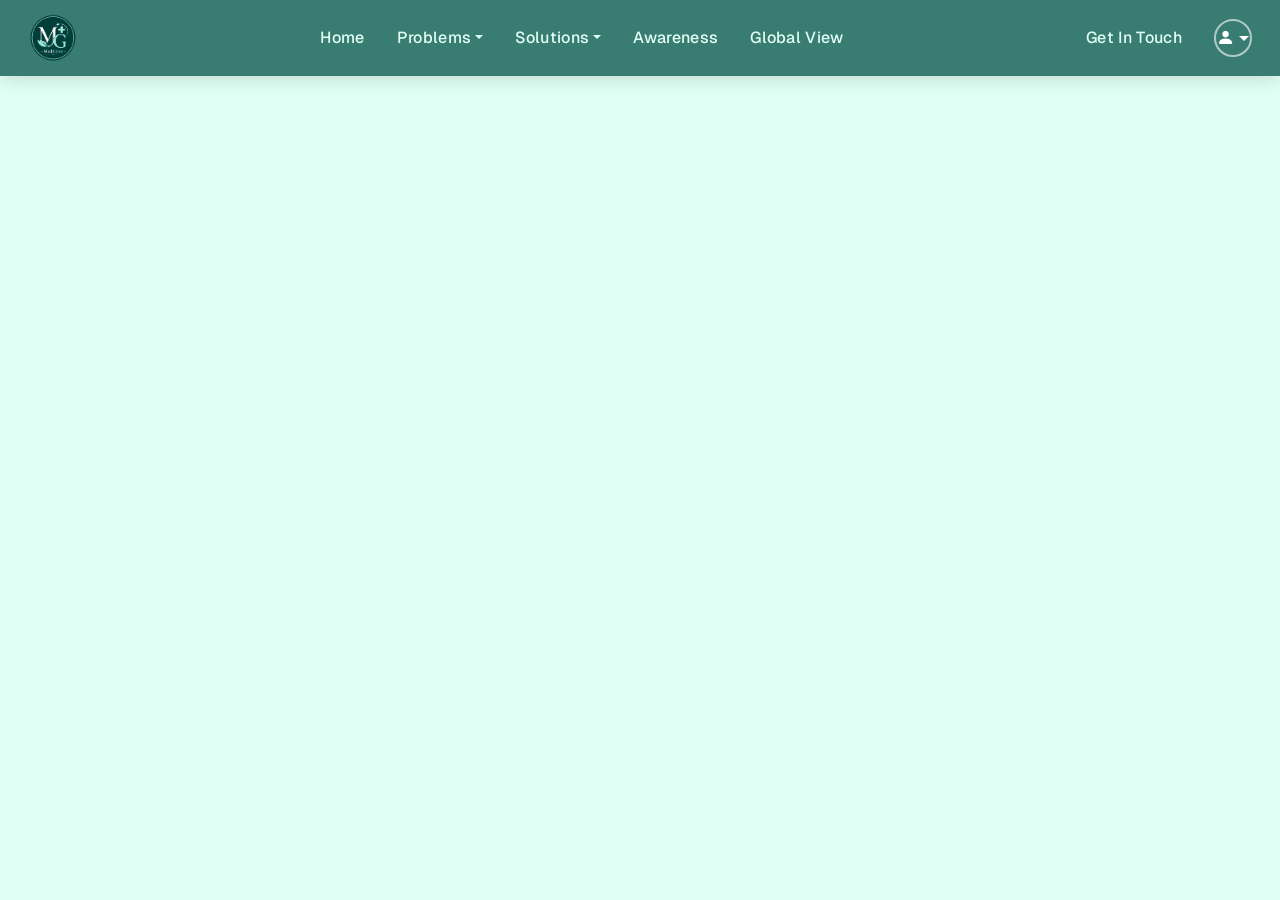
<file: nav.html>
<!DOCTYPE html>
<html lang="en">
<head>
    <meta charset="UTF-8">
    <meta name="viewport" content="width=device-width, initial-scale=1.0">
    <title>MediGlow | </title>
    <!-- Favicon -->
    <link rel="icon" type="image/png" href="imgs/logo.png">
    
    <!-- Fonts -->
    <link href="https://fonts.googleapis.com/css2?family=Geist:wght@100..900&family=Poppins:wght@300;400;500;600;700;800&display=swap" rel="stylesheet">

    <!-- Bootstrap CDN CSS Link -->
    <link href="https://cdn.jsdelivr.net/npm/bootstrap@5.3.8/dist/css/bootstrap.min.css" rel="stylesheet" integrity="sha384-sRIl4kxILFvY47J16cr9ZwB07vP4J8+LH7qKQnuqkuIAvNWLzeN8tE5YBujZqJLB" crossorigin="anonymous">
    
    <!-- Bootstrap CDN Icon Link -->
    <link rel="stylesheet" href="https://cdn.jsdelivr.net/npm/bootstrap-icons@1.13.1/font/bootstrap-icons.min.css">
    
    <!-- AOS CSS Link -->
    <link href="https://unpkg.com/aos@2.3.1/dist/aos.css" rel="stylesheet">

    <!-- External CSS Files -->
    <link rel="stylesheet" href="css/base.css">
    <link rel="stylesheet" href="css/layout.css">
    <link rel="stylesheet" href="css/components.css">
    <link rel="stylesheet" href="css/pages.css">
    <link rel="stylesheet" href="css/footer.css">
    <style>
        html, body {
            overflow-x: hidden;
        }
        @media (max-width: 992px) and (min-width: 576px) {
            .solution_dropdown {
                left: 50% !important;
                transform: translateX(-50%) !important;
            }
        }
    </style>

</head>
<body>
    <input type="radio" name="auth-panel" id="auth-form-fill" hidden checked>
    <input type="radio" name="auth-panel" id="auth-link-fill" hidden>

    <header>
        <nav class="navbar navbar-expand-lg" aria-label="Main navigation">
            <div class="container-fluid">
                <a href="index.html" class="navbar-brand ms-lg-3" aria-label="MediGlow Home">
                    <img src="imgs/logo.png" alt="MediGlow logo - Smart City Food Safety" width="50" height="50">
                </a>
                <button type="button" class="navbar-toggler me-2" data-bs-toggle="offcanvas" data-bs-target="#offcanvas_nav" aria-controls="offcanvas_nav" aria-expanded="false" aria-label="Toggle navigation menu">
                    <span class="navbar-toggler-icon"></span>
                </button>

                <div class="collapse navbar-collapse" id="nav_id">
                    <ul class="navbar-nav mx-auto" role="menubar">
                        <li class="nav-item" role="none">
                            <a class="nav-link nav_link_color" href="index.html" role="menuitem">Home</a>
                        </li>
                        <li class="nav-item dropdown" role="none">
                            <a href="#" class="nav-link nav_link_color dropdown-toggle" data-bs-toggle="dropdown" role="menuitem" aria-haspopup="true" aria-expanded="false">Problems</a>
                            <ul class="dropdown-menu dropdown_menu_for_nav_items">
                                <li>
                                    <div class="row g-1">
                                        <div class="col-md-6">
                                            <a class="dropdown-item" href="consumer.html">
                                                <div class="row g-0 align-items-center">
                                                    <div class="col-3 text-center dropdown_text_icon_box">
                                                        <i class="bi bi-bandaid-fill" aria-hidden="true"></i>
                                                    </div>
                                                    <div class="col-9 dropdown_text_section ps-2">
                                                        <h6>Consumers</h6>
                                                        <p>Health issues</p>
                                                    </div>
                                                </div>
                                            </a>
                                        </div>
                                        <div class="col-md-6">
                                            <a class="dropdown-item" href="food_challenges_page.html">
                                                <div class="row g-0 align-items-center">
                                                    <div class="col-3 text-center dropdown_text_icon_box">
                                                        <i class="bi bi-fork-knife" aria-hidden="true"></i>
                                                    </div>
                                                    <div class="col-9 dropdown_text_section ps-2">
                                                        <h6>Unsafe Food</h6>
                                                        <p>Food safety risks</p>
                                                    </div>
                                                </div>
                                            </a>
                                        </div>
                                    </div>
                                </li>
                                <li>
                                    <div class="row g-1 mt-1">
                                        <div class="col-md-6">
                                            <a class="dropdown-item" href="industry.html">
                                                <div class="row g-0 align-items-center">
                                                    <div class="col-3 text-center dropdown_text_icon_box">
                                                        <i class="bi bi-exclamation-triangle-fill" aria-hidden="true"></i>
                                                    </div>
                                                    <div class="col-9 dropdown_text_section ps-2">
                                                        <h6>Industry</h6>
                                                        <p>Environmental impact</p>
                                                    </div>
                                                </div>
                                            </a>
                                        </div>
                                        <div class="col-md-6">
                                            <a class="dropdown-item" href="environment.html">
                                                <div class="row g-0 align-items-center">
                                                    <div class="col-3 text-center dropdown_text_icon_box">
                                                        <i class="bi bi-tree-fill" aria-hidden="true"></i>
                                                    </div>
                                                    <div class="col-9 dropdown_text_section ps-2">
                                                        <h6>Environment</h6>
                                                        <p>Pollution impact</p>
                                                    </div>
                                                </div>
                                            </a>
                                        </div>
                                    </div>
                                </li>
                            </ul>
                        </li>
                        <li class="nav-item dropdown" role="none">
                            <a href="#" class="nav-link nav_link_color dropdown-toggle" data-bs-toggle="dropdown" role="menuitem" aria-haspopup="true" aria-expanded="false">Solutions</a>
                            <ul class="dropdown-menu dropdown_menu_for_nav_items">
                                <li>
                                    <div class="row g-1">
                                        <div class="col-md-6">
                                            <a class="dropdown-item" href="ai_detection.html">
                                                <div class="row g-0 align-items-center">
                                                    <div class="col-3 text-center dropdown_text_icon_box">
                                                        <i class="bi bi-search" aria-hidden="true"></i>
                                                    </div>
                                                    <div class="col-9 dropdown_text_section ps-2">
                                                        <h6>AI Detection</h6>
                                                        <p>Smart scanning</p>
                                                    </div>
                                                </div>
                                            </a>
                                        </div>
                                        <div class="col-md-6">
                                            <a class="dropdown-item" href="smart_packaging.html">
                                                <div class="row g-0 align-items-center">
                                                    <div class="col-3 text-center dropdown_text_icon_box">
                                                        <i class="bi bi-box-seam-fill" aria-hidden="true"></i>
                                                    </div>
                                                    <div class="col-9 dropdown_text_section ps-2">
                                                        <h6>Smart Packaging</h6>
                                                        <p>Freshness tracking</p>
                                                    </div>
                                                </div>
                                            </a>
                                        </div>
                                        <div class="col-md-6">
                                            <a class="dropdown-item" href="modern_technology.html">
                                                <div class="row g-0 align-items-center">
                                                    <div class="col-3 text-center dropdown_text_icon_box">
                                                        <i class="bi bi-cpu" aria-hidden="true"></i>
                                                    </div>
                                                    <div class="col-9 dropdown_text_section ps-2">
                                                        <h6>Modern Technology</h6>
                                                        <p>Sensers & apps</p>
                                                    </div>
                                                </div>
                                            </a>
                                        </div>
                                    </div>
                                </li>
                            </ul>
                        </li>
                        <li class="nav-item" role="none">
                            <a class="nav-link nav_link_color" href="awareness.html" role="menuitem">Awareness</a>
                        </li>
                        <li class="nav-item" role="none">
                            <a class="nav-link nav_link_color" href="global_view.html" role="menuitem">Global View</a>
                        </li>
                    </ul>
                    <ul class="navbar-nav me-lg-3" role="menubar">
                        <li class="nav-item" role="none">
                            <a class="nav-link nav_link_color" href="get_in_touch.html" role="menuitem">Get In Touch</a>
                        </li>
                    </ul>

                    <!-- Logged-in user dropdown (large screens) -->
                    <div class="auth-user dropdown logged_in_lg me-lg-4">
                        <a href="#" class="d-flex align-items-center nav-link dropdown-toggle" data-bs-toggle="dropdown" aria-haspopup="true" aria-expanded="false" aria-label="User menu">
                            <span class="rounded-circle bg-secondary d-flex align-items-center justify-content-center text-white" style="width:32px;height:32px;font-size:0.8rem;" aria-hidden="true">A</span>
                        </a>
                        <ul class="dropdown-menu dropdown-menu-end dropdown_menu_for_profile">
                            <li class="px-3 py-2"><div style="font-weight:600;">Anonymous</div></li>
                            <li><hr class="dropdown-divider"></li>
                            <li><a class="dropdown-item" href="#">Profile</a></li>
                            <li>
                                <label for="auth-guest" class="dropdown-item text-danger" style="cursor:pointer;">Logout</label>
                            </li>
                        </ul>
                    </div>

                    <!-- Guest login button (large screens) -->
                    <div class="dropdown logged_out d-none d-lg-flex pe-lg-3">
                        <a href="#" class="nav-user-icon-btn dropdown-toggle" data-bs-toggle="dropdown" aria-haspopup="true" aria-expanded="false" aria-label="Login or sign up">
                            <i class="bi bi-person-fill" aria-hidden="true"></i>
                        </a>
                        <ul class="dropdown-menu dropdown-menu-end dropdown_menu_for_profile">
                            <li><a class="dropdown-item" href="#modal_login" data-bs-toggle="modal">Login</a></li>
                            <li><a class="dropdown-item" href="#modal_register" data-bs-toggle="modal">Sign Up</a></li>
                        </ul>
                    </div>
                </div>

                <!-- Offcanvas mobile menu -->
                <div class="offcanvas offcanva_for_small_devices offcanvas-end d-lg-none" id="offcanvas_nav" tabindex="-1" aria-label="Mobile navigation menu">
                    <div class="offcanvas-header offcanva_header_for_navbar">
                        <a href="index.html" class="navbar-brand">
                            <img src="imgs/logo.png" height="32" alt="MediGlow">
                        </a>
                        <button type="button" class="btn-close btn-close-white pe-4" data-bs-dismiss="offcanvas" aria-label="Close menu"></button>
                    </div>

                    <div class="offcanvas-body px-4 pt-3">
                        <ul class="navbar-nav">

                            <li class="nav-item mt-2">
                                <div class="row">
                                    <div class="col-sm-5">
                                        <a class="nav-link nav_link_color" href="index.html">Home</a>
                                    </div>
                                    <div class="col-sm-5">
                                        <a class="nav-link nav_link_color" href="awareness.html">Awareness</a>
                                    </div>
                                </div>
                            </li>

                            <li class="nav-item mt-2">
                                <div class="row">

                                    <div class="col-sm-5">
                                        <a href="#" class="nav-link nav_link_color dropdown-toggle" data-bs-toggle="dropdown" role="menuitem" aria-haspopup="true" aria-expanded="false">Problems</a>

                                        <ul class="dropdown-menu dropdown_menu_for_nav_items">
                                            <li>
                                                <div class="row g-1">
                                                    <div class="col-md-12">
                                                        <a class="dropdown-item" href="consumer.html">
                                                            <div class="row g-0 align-items-center">
                                                                <div class="col-3 text-center dropdown_text_icon_box">
                                                                    <i class="bi bi-bandaid-fill" aria-hidden="true"></i>
                                                                </div>
                                                                <div class="col-9 dropdown_text_section ps-2">
                                                                    <h6>Consumers</h6>
                                                                    <p>Health issues</p>
                                                                </div>
                                                            </div>
                                                        </a>
                                                    </div>

                                                    <div class="col-md-12">
                                                        <a class="dropdown-item" href="food_challenges_page.html">
                                                            <div class="row g-0 align-items-center">
                                                                <div class="col-3 text-center dropdown_text_icon_box">
                                                                    <i class="bi bi-fork-knife" aria-hidden="true"></i>
                                                                </div>
                                                                <div class="col-9 dropdown_text_section ps-2">
                                                                    <h6>Unsafe Food</h6>
                                                                    <p>Food safety risks</p>
                                                                </div>
                                                            </div>
                                                        </a>
                                                    </div>
                                                </div>
                                            </li>

                                            <li>
                                                <div class="row g-1 mt-1">
                                                    <div class="col-md-12">
                                                        <a class="dropdown-item" href="industry.html">
                                                            <div class="row g-0 align-items-center">
                                                                <div class="col-3 text-center dropdown_text_icon_box">
                                                                    <i class="bi bi-exclamation-triangle-fill" aria-hidden="true"></i>
                                                                </div>
                                                                <div class="col-9 dropdown_text_section ps-2">
                                                                    <h6>Industry</h6>
                                                                    <p>Environmental impact</p>
                                                                </div>
                                                            </div>
                                                        </a>
                                                    </div>

                                                    <div class="col-md-12">
                                                        <a class="dropdown-item" href="environment.html">
                                                            <div class="row g-0 align-items-center">
                                                                <div class="col-3 text-center dropdown_text_icon_box">
                                                                    <i class="bi bi-tree-fill" aria-hidden="true"></i>
                                                                </div>
                                                                <div class="col-9 dropdown_text_section ps-2">
                                                                    <h6>Environment</h6>
                                                                    <p>Pollution impact</p>
                                                                </div>
                                                            </div>
                                                        </a>
                                                    </div>
                                                </div>
                                            </li>
                                        </ul>
                                    </div>

                                    <div class="col-sm-5">
                                        <a href="#" class="nav-link nav_link_color dropdown-toggle" data-bs-toggle="dropdown" role="menuitem" aria-haspopup="true" aria-expanded="false">Solutions</a>
                                        <ul class="dropdown-menu solution_dropdown dropdown_menu_for_nav_items">
                                            <li>
                                                <div class="row g-1">

                                                    <div class="col-md-12">
                                                        <a class="dropdown-item" href="ai_detection.html">
                                                            <div class="row g-0 align-items-center">
                                                                <div class="col-3 text-center dropdown_text_icon_box">
                                                                    <i class="bi bi-search" aria-hidden="true"></i>
                                                                </div>
                                                                <div class="col-9 dropdown_text_section ps-2">
                                                                    <h6>AI Detection</h6>
                                                                    <p>Smart scanning</p>
                                                                </div>
                                                            </div>
                                                        </a>
                                                    </div>

                                                    <div class="col-md-12">
                                                        <a class="dropdown-item" href="smart_packaging.html">
                                                            <div class="row g-0 align-items-center">
                                                                <div class="col-3 text-center dropdown_text_icon_box">
                                                                    <i class="bi bi-box-seam-fill" aria-hidden="true"></i>
                                                                </div>
                                                                <div class="col-9 dropdown_text_section ps-2">
                                                                    <h6>Smart Packaging</h6>
                                                                    <p>Freshness tracking</p>
                                                                </div>
                                                            </div>
                                                        </a>
                                                    </div>

                                                    <div class="col-md-12">
                                                        <a class="dropdown-item" href="modern_technology.html">
                                                            <div class="row g-0 align-items-center">
                                                                <div class="col-3 text-center dropdown_text_icon_box">
                                                                    <i class="bi bi-cpu" aria-hidden="true"></i>
                                                                </div>
                                                                <div class="col-9 dropdown_text_section ps-2">
                                                                    <h6>Modern Technology</h6>
                                                                    <p>Sensers & apps</p>
                                                                </div>
                                                            </div>
                                                        </a>
                                                    </div>

                                                </div>
                                            </li>
                                        </ul>
                                    </div>

                                </div>
                            </li>

                            <li class="nav-item mt-2">
                                <div class="row">
                                    <div class="col-sm-5">
                                        <a class="nav-link nav_link_color" href="get_in_touch.html">Get in Touch</a>
                                    </div>
                                    <div class="col-sm-5">
                                        <a class="nav-link nav_link_color" href="global_view.html">Global View</a>
                                    </div>
                                </div>
                            </li>

                        </ul>

                        <hr style="border-color:rgba(255,255,255,0.3);">

                        <div class="d-flex justify-content-center logged_out gap-3">
                            <a href="#modal_login_sm" data-bs-toggle="modal" class="btn btn-outline-light btn-sm">Login</a>
                            <a href="#modal_register_sm" data-bs-toggle="modal" class="btn btn-light btn-sm">Sign Up</a>
                        </div>
                    </div>
                </div>
            </div>
        </nav>
    </header>



    <!-- Large Login Modal -->
    <div class="modal fade" data-bs-backdrop="static" id="modal_login" tabindex="-1" aria-hidden="true">
        <div class="modal-dialog modal-dialog-centered modal-xl">
            <div class="modal-content position-relative">

                <button type="button"
                    class="btn-close position-absolute top-0 end-0 m-3 btn-close-white"
                    data-bs-dismiss="modal"
                    style="z-index:10;"
                    aria-label="Close login modal">
                </button>

                <div class="row g-0">

                    <div class="col-md-6 modal-image-col"
                        style="background-image: url('img/login_signup.jpg');"
                        role="img"
                        aria-label="Myanmar traditional dish">
                    </div>

                    <div class="col-md-6 modal-form-col">

                        <div class="form-scroll">

                            <h2 class="auth-title">Welcome back</h2>

                            <div class="form_fill">

                                <div class="mb-3">
                                    <input class="auth-email-input"
                                        type="email"
                                        placeholder="Email address"
                                        aria-label="Email address">
                                </div>

                                <div class="mb-3">
                                    <input class="auth-email-input"
                                        type="password"
                                        placeholder="Password"
                                        aria-label="Password">
                                </div>

                                <div class="text-end mb-3">
                                    <a href="#modal_forgot"
                                        data-bs-toggle="modal"
                                        style="color: var(--medi-primary);">
                                        Forgot password?
                                    </a>
                                </div>

                                <label class="auth-email-btn"
                                    for="auth-logged"
                                    data-bs-dismiss="modal">
                                    Log In
                                </label>

                                <hr class="auth-divider">

                                <p class="text-center social-toggle-text mb-0">
                                    or continue with
                                    <label class="login_form" for="auth-link-fill">
                                        social accounts
                                    </label>
                                </p>

                            </div>

                            <div class="link_fill">

                                <label class="auth-social-btn"
                                    for="auth-logged"
                                    data-bs-dismiss="modal">

                                    <svg width="18" height="18" viewBox="0 0 48 48" aria-hidden="true">
                                        <path fill="#EA4335"
                                            d="M24 9.5c3.54 0 6.71 1.22 9.21 3.6l6.85-6.85C35.9 2.38 30.47 0 24 0 14.62 0 6.51 5.38 2.56 13.22l7.98 6.19C12.43 13.72 17.74 9.5 24 9.5z" />
                                        <path fill="#4285F4"
                                            d="M46.98 24.55c0-1.57-.15-3.09-.38-4.55H24v9.02h12.94c-.58 2.96-2.26 5.48-4.78 7.18l7.73 6c4.51-4.18 7.09-10.36 7.09-17.65z" />
                                        <path fill="#FBBC05"
                                            d="M10.53 28.59a14.5 14.5 0 0 1 0-9.18l-7.98-6.19a24.08 24.08 0 0 0 0 21.56l7.98-6.19z" />
                                        <path fill="#34A853"
                                            d="M24 48c6.48 0 11.93-2.13 15.89-5.81l-7.73-6c-2.15 1.45-4.92 2.3-8.16 2.3-6.26 0-11.57-4.22-13.47-9.91l-7.98 6.19C6.51 42.62 14.62 48 24 48z" />
                                    </svg>

                                    Continue with Google
                                </label>

                                <label class="auth-social-btn"
                                    for="auth-logged"
                                    data-bs-dismiss="modal">

                                    <svg width="18" height="18" viewBox="0 0 16 16" aria-hidden="true">
                                        <path d="M8 0C3.58 0 0 3.58 0 8c0 3.54 2.29 6.53 5.47 7.59.4.07.55-.17.55-.38 0-.19-.01-.82-.01-1.49-2.01.37-2.53-.49-2.69-.94-.09-.23-.48-.94-.82-1.13-.28-.15-.68-.52-.01-.53.63-.01 1.08.58 1.23.82.72 1.21 1.87.87 2.33.66.07-.52.28-.87.51-1.07-1.78-.2-3.64-.89-3.64-3.95 0-.87.31-1.59.82-2.15-.08-.2-.36-1.02.08-2.12 0 0 .67-.21 2.2.82.64-.18 1.32-.27 2-.27.68 0 1.36.09 2 .27 1.53-1.04 2.2-.82 2.2-.82.44 1.1.16 1.92.08 2.12.51.56.82 1.27.82 2.15 0 3.07-1.87 3.75-3.65 3.95.29.25.54.73.54 1.48 0 1.07-.01 1.93-.01 2.2 0 .21.15.46.55.38A8.013 8.013 0 0 0 16 8c0-4.42-3.58-8-8-8z" />
                                    </svg>

                                    Continue with GitHub
                                </label>

                                <label class="auth-social-btn"
                                    for="auth-logged"
                                    data-bs-dismiss="modal">

                                    <svg width="18" height="18" viewBox="0 0 24 24" aria-hidden="true">
                                        <path d="M17.05 20.28c-.98.95-2.05.8-3.08.35-1.09-.46-2.09-.48-3.24 0-1.44.62-2.2.44-3.06-.35C2.79 15.25 3.51 7.59 9.05 7.31c1.35.07 2.29.74 3.08.8 1.18-.24 2.31-.93 3.57-.84 1.51.12 2.65.72 3.4 1.8-3.12 1.87-2.38 5.98.48 7.13-.57 1.5-1.31 2.99-2.54 4.09zM12.03 7.25c-.15-2.23 1.66-4.07 3.74-4.25.29 2.58-2.34 4.5-3.74 4.25z" />
                                    </svg>

                                    Continue with Apple
                                </label>

                                <hr class="auth-divider">

                                <p class="text-center social-toggle-text mb-0">
                                    <label class="login_form" for="auth-form-fill">
                                        Login with email & password?
                                    </label>
                                </p>

                            </div>

                            <div class="auth-signup-link">
                                Don't have an account?
                                <a href="#modal_register"
                                    data-bs-toggle="modal"
                                    data-bs-target="#modal_register"
                                    data-bs-dismiss="modal">
                                    Sign Up
                                </a>
                            </div>

                        </div>

                        <div class="auth-footer">
                            <a href="#">Terms</a>
                            <a href="#">Privacy Policy</a>
                        </div>

                    </div>

                </div>

            </div>
        </div>
    </div>

    <!-- Large Register Modal -->
    <div class="modal fade"
        data-bs-backdrop="static"
        id="modal_register"
        tabindex="-1"
        aria-hidden="true">

        <div class="modal-dialog modal-dialog-centered modal-xl">

            <div class="modal-content position-relative">

                <button type="button"
                    class="btn-close position-absolute top-0 end-0 m-3 btn-close-white"
                    data-bs-dismiss="modal"
                    style="z-index:10;"
                    aria-label="Close register modal">
                </button>

                <div class="row g-0">

                    <!-- Left Image -->
                    <div class="col-md-6 modal-image-col"
                        style="background-image: url('img/login_signup.jpg');"
                        role="img"
                        aria-label="Myanmar traditional dish">
                    </div>

                    <!-- Right Form -->
                    <div class="col-md-6 modal-form-col">

                        <div class="form-scroll">

                            <h2 class="auth-title">
                                Create your account
                            </h2>

                            <!-- Email Form -->
                            <div class="form_fill">

                                <div class="mb-3">
                                    <input class="auth-email-input"
                                        type="text"
                                        placeholder="Username"
                                        aria-label="Username">
                                </div>

                                <div class="mb-3">
                                    <input class="auth-email-input"
                                        type="email"
                                        placeholder="Email address"
                                        aria-label="Email address">
                                </div>

                                <div class="mb-3">
                                    <input class="auth-email-input"
                                        type="password"
                                        placeholder="Password"
                                        aria-label="Password">
                                </div>

                                <label class="auth-email-btn"
                                    for="auth-logged"
                                    data-bs-dismiss="modal">
                                    Sign Up
                                </label>

                                <hr class="auth-divider">

                                <p class="text-center social-toggle-text mb-0">
                                    or continue with
                                    <label class="login_form" for="auth-link-fill">
                                        social accounts
                                    </label>
                                </p>

                            </div>

                            <!-- Social Login -->
                            <div class="link_fill">

                                <!-- Google -->
                                <label class="auth-social-btn"
                                    for="auth-logged"
                                    data-bs-dismiss="modal">

                                    <svg width="18"
                                        height="18"
                                        viewBox="0 0 48 48"
                                        aria-hidden="true">

                                        <path fill="#EA4335"
                                            d="M24 9.5c3.54 0 6.71 1.22 9.21 3.6l6.85-6.85C35.9 2.38 30.47 0 24 0 14.62 0 6.51 5.38 2.56 13.22l7.98 6.19C12.43 13.72 17.74 9.5 24 9.5z" />

                                        <path fill="#4285F4"
                                            d="M46.98 24.55c0-1.57-.15-3.09-.38-4.55H24v9.02h12.94c-.58 2.96-2.26 5.48-4.78 7.18l7.73 6c4.51-4.18 7.09-10.36 7.09-17.65z" />

                                        <path fill="#FBBC05"
                                            d="M10.53 28.59a14.5 14.5 0 0 1 0-9.18l-7.98-6.19a24.08 24.08 0 0 0 0 21.56l7.98-6.19z" />

                                        <path fill="#34A853"
                                            d="M24 48c6.48 0 11.93-2.13 15.89-5.81l-7.73-6c-2.15 1.45-4.92 2.3-8.16 2.3-6.26 0-11.57-4.22-13.47-9.91l-7.98 6.19C6.51 42.62 14.62 48 24 48z" />
                                    </svg>

                                    Continue with Google
                                </label>

                                <!-- GitHub -->
                                <label class="auth-social-btn"
                                    for="auth-logged"
                                    data-bs-dismiss="modal">

                                    <svg width="18"
                                        height="18"
                                        viewBox="0 0 16 16"
                                        aria-hidden="true">

                                        <path d="M8 0C3.58 0 0 3.58 0 8c0 3.54 2.29 6.53 5.47 7.59.4.07.55-.17.55-.38 0-.19-.01-.82-.01-1.49-2.01.37-2.53-.49-2.69-.94-.09-.23-.48-.94-.82-1.13-.28-.15-.68-.52-.01-.53.63-.01 1.08.58 1.23.82.72 1.21 1.87.87 2.33.66.07-.52.28-.87.51-1.07-1.78-.2-3.64-.89-3.64-3.95 0-.87.31-1.59.82-2.15-.08-.2-.36-1.02.08-2.12 0 0 .67-.21 2.2.82.64-.18 1.32-.27 2-.27.68 0 1.36.09 2 .27 1.53-1.04 2.2-.82 2.2-.82.44 1.1.16 1.92.08 2.12.51.56.82 1.27.82 2.15 0 3.07-1.87 3.75-3.65 3.95.29.25.54.73.54 1.48 0 1.07-.01 1.93-.01 2.2 0 .21.15.46.55.38A8.013 8.013 0 0 0 16 8c0-4.42-3.58-8-8-8z" />
                                    </svg>

                                    Continue with GitHub
                                </label>

                                <!-- Apple -->
                                <label class="auth-social-btn"
                                    for="auth-logged"
                                    data-bs-dismiss="modal">

                                    <svg width="18"
                                        height="18"
                                        viewBox="0 0 24 24"
                                        aria-hidden="true">

                                        <path d="M17.05 20.28c-.98.95-2.05.8-3.08.35-1.09-.46-2.09-.48-3.24 0-1.44.62-2.2.44-3.06-.35C2.79 15.25 3.51 7.59 9.05 7.31c1.35.07 2.29.74 3.08.8 1.18-.24 2.31-.93 3.57-.84 1.51.12 2.65.72 3.4 1.8-3.12 1.87-2.38 5.98.48 7.13-.57 1.5-1.31 2.99-2.54 4.09zM12.03 7.25c-.15-2.23 1.66-4.07 3.74-4.25.29 2.58-2.34 4.5-3.74 4.25z" />
                                    </svg>

                                    Continue with Apple
                                </label>

                                <hr class="auth-divider">

                                <p class="text-center social-toggle-text mb-0">
                                    <label class="login_form" for="auth-form-fill">
                                        Sign up with email & password?
                                    </label>
                                </p>

                            </div>

                            <!-- Bottom Link -->
                            <div class="auth-signup-link">
                                Already have an account?

                                <a href="#modal_login"
                                    data-bs-toggle="modal"
                                    data-bs-dismiss="modal">
                                    Log In
                                </a>
                            </div>

                        </div>

                        <!-- Footer -->
                        <div class="auth-footer">
                            <a href="#">Terms</a>
                            <a href="#">Privacy Policy</a>
                        </div>

                    </div>

                </div>

            </div>

        </div>
    </div>

    <!-- Small Login Modal -->
    <div class="modal fade"
        data-bs-backdrop="static"
        id="modal_login_sm"
        tabindex="-1"
        aria-hidden="true">

        <div class="modal-dialog modal-dialog-centered">

            <div class="modal-content" style="border-radius:20px;">

                <div class="modal-body p-4 position-relative">

                    <button type="button"
                        class="btn-close position-absolute top-0 end-0 m-3"
                        data-bs-dismiss="modal"
                        aria-label="Close">
                    </button>

                    <h2 class="auth-title">
                        Welcome back
                    </h2>

                    <!-- Email Form -->
                    <div class="form_fill">

                        <div class="mb-3">
                            <input class="auth-email-input"
                                type="email"
                                placeholder="Email address"
                                aria-label="Email">
                        </div>

                        <div class="mb-3">
                            <input class="auth-email-input"
                                type="password"
                                placeholder="Password"
                                aria-label="Password">
                        </div>

                        <div class="text-end mb-3">
                            <a href="#modal_forgot"
                                data-bs-toggle="modal"
                                style="color:var(--medi-primary);">
                                Forgot password?
                            </a>
                        </div>

                        <label class="auth-email-btn"
                            for="auth-logged"
                            data-bs-dismiss="modal">
                            Log In
                        </label>

                        <hr class="auth-divider">

                        <p class="text-center social-toggle-text mb-0">
                            or continue with
                            <label class="login_form" for="auth-link-fill">
                                social accounts
                            </label>
                        </p>

                    </div>

                    <!-- Social Login -->
                    <div class="link_fill">

                        <label class="auth-social-btn"
                            for="auth-logged"
                            data-bs-dismiss="modal">
                            Continue with Google
                        </label>

                        <label class="auth-social-btn"
                            for="auth-logged"
                            data-bs-dismiss="modal">
                            Continue with GitHub
                        </label>

                        <label class="auth-social-btn"
                            for="auth-logged"
                            data-bs-dismiss="modal">
                            Continue with Apple
                        </label>

                        <hr class="auth-divider">

                        <p class="text-center social-toggle-text mb-0">
                            <label class="login_form" for="auth-form-fill">
                                Login with email & password?
                            </label>
                        </p>

                    </div>

                    <!-- Bottom Link -->
                    <div class="auth-signup-link">
                        Don't have an account?

                        <a href="#modal_register_sm"
                            data-bs-toggle="modal"
                            data-bs-dismiss="modal">
                            Sign Up
                        </a>
                    </div>

                </div>

            </div>

        </div>

    </div>

    <!-- Small Register Modal -->
    <div class="modal fade"
        data-bs-backdrop="static"
        id="modal_register_sm"
        tabindex="-1"
        aria-hidden="true">

        <div class="modal-dialog modal-dialog-centered">

            <div class="modal-content" style="border-radius:20px;">

                <div class="modal-body p-4 position-relative">

                    <button type="button"
                        class="btn-close position-absolute top-0 end-0 m-3"
                        data-bs-dismiss="modal"
                        aria-label="Close">
                    </button>

                    <h2 class="auth-title">
                        Create your account
                    </h2>

                    <!-- Email Form -->
                    <div class="form_fill">

                        <div class="mb-3">
                            <input class="auth-email-input"
                                type="text"
                                placeholder="Username"
                                aria-label="Username">
                        </div>

                        <div class="mb-3">
                            <input class="auth-email-input"
                                type="email"
                                placeholder="Email address"
                                aria-label="Email">
                        </div>

                        <div class="mb-3">
                            <input class="auth-email-input"
                                type="password"
                                placeholder="Password"
                                aria-label="Password">
                        </div>

                        <button class="auth-email-btn"
                            for="auth-logged"
                            data-bs-dismiss="modal" data-bs-toggle="modal" data-bs-target="#signupModal" >
                            Sign Up
                        </button>

                        <hr class="auth-divider">

                        <p class="text-center social-toggle-text mb-0">
                            or continue with
                            <label class="login_form" for="auth-link-fill">
                                social accounts
                            </label>
                        </p>

                    </div>

                    <!-- Social Login -->
                    <div class="link_fill">

                        <label class="auth-social-btn"
                            for="auth-logged"
                            data-bs-dismiss="modal">
                            Continue with Google
                        </label>

                        <label class="auth-social-btn"
                            for="auth-logged"
                            data-bs-dismiss="modal">
                            Continue with GitHub
                        </label>

                        <label class="auth-social-btn"
                            for="auth-logged"
                            data-bs-dismiss="modal">
                            Continue with Apple
                        </label>

                        <hr class="auth-divider">

                        <p class="text-center social-toggle-text mb-0">
                            <label class="login_form" for="auth-form-fill">
                                Sign up with email & password?
                            </label>
                        </p>

                    </div>

                    <!-- Bottom Link -->
                    <div class="auth-signup-link">
                        Already have an account?

                        <a href="#modal_login_sm"
                            data-bs-toggle="modal"
                            data-bs-dismiss="modal">
                            Log In
                        </a>
                    </div>

                </div>

            </div>

        </div>

    </div>

    <!-- Forgot Password Modal -->
    <div class="modal fade"
        data-bs-backdrop="static"
        id="modal_forgot"
        tabindex="-1"
        aria-hidden="true">

        <div class="modal-dialog modal-dialog-centered">

            <div class="modal-content" style="border-radius:20px;">

                <!-- Header -->
                <div class="modal-header">

                    <h5 class="modal-title">
                        Reset Password
                    </h5>

                    <button type="button"
                        class="btn-close"
                        data-bs-dismiss="modal"
                        aria-label="Close">
                    </button>

                </div>

                <!-- Body -->
                <div class="modal-body">

                    <div class="mb-3">
                        <input class="auth-email-input"
                            type="password"
                            placeholder="New Password"
                            aria-label="New password">
                    </div>

                    <div class="mb-3">
                        <input class="auth-email-input"
                            type="password"
                            placeholder="Confirm Password"
                            aria-label="Confirm password">
                    </div>

                    <label class="auth-email-btn"
                        data-bs-dismiss="modal">
                        Reset
                    </label>

                </div>

            </div>

        </div>

    </div>

    
<!-- Bootstrap CDN js Link -->
<script src="https://cdn.jsdelivr.net/npm/bootstrap@5.3.8/dist/js/bootstrap.bundle.min.js" integrity="sha384-FKyoEForCGlyvwx9Hj09JcYn3nv7wiPVlz7YYwJrWVcXK/BmnVDxM+D2scQbITxI" crossorigin="anonymous"></script>

<!-- Aos js link -->
<script src="https://unpkg.com/aos@2.3.1/dist/aos.js"></script>
<!-- Initiate AOS -->
<script>AOS.init();</script>

</body>
</html>
</file>
<file: css/base.css>
:root {
    --medi-primary: #005146;
    --medi-primary-hover: #007563;
    --medi-mint: #b9f7e3;
    --medi-soft: #83dbbe;
    --medi-bg: #e1fff5;
    --medi-card-bg: #008170;
    --medi-white: #ffffff;
    --medi-text: #1a2e2b;
    --medi-border: #b6e9d7;
    --medi-focus-ring: rgba(0,81,70,0.25);
    --medi-nav-bg: rgba(0,81,70,0.75);
    --medi-nav-link: #e1fff5;
    --medi-nav-hover: #0ade97;
    --medi-dropdown-bg: rgba(191,220,210,0.85);
    --medi-offcanvas-bg: rgba(0,81,70,0.92);
    --medi-shadow: rgba(0,81,70,0.2);
    --navbar-height: 68px;


    --radius-sm: 10px;
    --radius-md: 16px;
    --radius-lg: 24px;
    --radius-xl: 30px;
    --radius-full: 999px;
    --shadow-sm: 0 8px 20px rgba(0,0,0,0.08);
    --shadow-md: 0 15px 30px rgba(0,81,70,0.2);
    --shadow-lg: 0 18px 40px rgba(0,0,0,0.08);
    --transition-base: all 0.3s ease;
    --transition-fast: all 0.2s ease;
}

*,
*::before,
*::after {
    box-sizing: border-box;
    margin: 0;
    padding: 0;
}

body {
    background-color: var(--medi-bg);
    font-family: 'Geist', 'Poppins', system-ui, -apple-system, 'Segoe UI', Roboto, sans-serif;
    color: var(--medi-text);
    padding-top: var(--navbar-height);
    line-height: 1.6;
    overflow-x: hidden;
}


h1, h2, h3, h4, h5, h6, p, li, a, button, input, textarea,
.brand, .hero-title, .hero-copy, .hero-btn, .problem_link,
.section-title, .faq_title, .form-label, .accordion-button,
.accordion-body, .modal-title, .form_boxes, .nav_link_color {
    font-family: inherit;
}

img {
    max-width: 100%;
    height: auto;
}


.page-content {
    display: none;
}

#page-home {
    display: block;
}

.page-content:target {
    display: block;
}

body:has(.page-content:target) #page-home {
    display: none;
}

#page-home:target {
    display: block !important;
}
</file>
<file: css/layout.css>
/* ---------- NAVBAR ---------- */
.navbar {
    position: fixed;
    top: 0;
    left: 0;
    right: 0;
    z-index: 1050;
    background-color: var(--medi-nav-bg);
    backdrop-filter: blur(12px);
    -webkit-backdrop-filter: blur(12px);
    min-height: var(--navbar-height);
    box-shadow: 0 2px 20px rgba(0,0,0,0.15);
}

.navbar-brand img {
    height: 50px;
}

.nav_active_stage {
    text-decoration: underline;
    text-decoration-color: #02b79f;
    text-underline-offset: 7px;
}
.nav_active_stage_dropdown {
    background-color: rgba(0, 81, 70, 0.599);
    color: white;
}
.nav_avtive_stage_dropdown_text_icon_box {
    background-color: var(--medi-primary) ;
    color: white !important;
}

.nav_link_color {
    color: var(--medi-nav-link) !important;
    font-weight: 500;
    letter-spacing: 0.02em;
    padding: 0.5rem 1rem !important;
    font-size: 1rem;
}

.nav_link_color:hover,
.nav_link_color:focus-visible {
    color: var(--medi-nav-hover) !important;
}

/* Dropdown menus */
.dropdown_menu_for_nav_items {
    background-color: var(--medi-dropdown-bg);
    backdrop-filter: blur(10px);
    width: 600px;
    border-radius: var(--radius-md);
    border: 1px solid rgba(255,255,255,0.25);
    box-shadow: 0 12px 40px rgba(0,0,0,0.2);
    padding: 0.5rem;
    transition: 0.3s ease;
}

@media (max-width: 992px) {
    .dropdown_menu_for_nav_items {
        width: 300px;
    }
}

.dropdown_menu_for_profile {
    background-color: rgba(191,220,210,0.9);
    backdrop-filter: blur(10px);
    width: 200px;
    border-radius: 14px;
    border: 1px solid rgba(255,255,255,0.25);
    box-shadow: 0 8px 30px rgba(0,0,0,0.18);
}

.dropdown_text_icon_box {
    border: 2px solid var(--medi-primary);
    border-radius: 12px;
    width: 40px;
    height: 40px;
    display: flex;
    align-items: center;
    justify-content: center;
    color: var(--medi-primary);
    transition: var(--transition-base);
}

.dropdown-item {
    border-radius: var(--radius-sm);
    padding: 0.6rem 0.8rem;
}

.dropdown-item:hover {
    background-color: rgba(0,81,70,0.12);
}

.dropdown-item:hover .dropdown_text_icon_box {
    background-color: var(--medi-primary);
    color: #fff;
}

/* Offcanvas */
.offcanva_for_small_devices {
    background-color: var(--medi-offcanvas-bg);
    backdrop-filter: blur(16px);
}

.offcanva_header_for_navbar {
    background-color: var(--medi-primary);
}

.navbar-toggler {
    border: 2px solid rgba(255,255,255,0.5);
    border-radius: var(--radius-sm);
}

.navbar-toggler-icon {
    filter: brightness(0) invert(1);
}

/* Auth state toggles */
.logged_in_lg { display: none; }
.logged_in_sm { display: none !important; }
body:has(#auth-logged:checked) .logged_in_lg { display: flex; }
body:has(#auth-logged:checked) .logged_out { display: none !important; }
body:has(#auth-logged:checked) .logged_in_sm { display: flex !important; }

.nav-user-icon-btn {
    display: flex;
    align-items: center;
    justify-content: center;
    width: 38px;
    height: 38px;
    border-radius: 50%;
    background: transparent;
    border: 2px solid rgba(255,255,255,0.6);
    color: #fff;
    text-decoration: none;
    font-size: 1.1rem;
}

.nav-user-icon-btn:hover {
    background: rgba(255,255,255,0.15);
    border-color: #fff;
    color: #fff;
}

/* ---------- HERO ---------- */
.hero {
    min-height: 100vh;
    display: grid;
    align-items: center;
    position: relative;
    isolation: isolate;
    padding: 7rem 1.5rem 3rem;
    margin-top: calc(-1 * var(--navbar-height));
    padding-top: calc(7rem + var(--navbar-height));
    background: radial-gradient(circle at 15% 25%, rgba(185,247,227,0.1), transparent 36%),
                radial-gradient(circle at 80% 70%, rgba(116,255,217,0.12), transparent 40%),
                linear-gradient(120deg, rgba(6,61,58,0.9), rgba(12,91,87,0.82)),
                url("https://images.unsplash.com/photo-1584982751601-97dcc096659c?auto=format&fit=crop&w=1600&q=80") center / cover no-repeat;
}
.offcanva_for_small_devices {
    height: 100vh;
    display: flex;
    flex-direction: column;
}


.offcanvas-body {
    flex: 1;
    overflow-y: auto;
}

.hero-inner {
    width: min(1250px, 100%);
    margin: 0 auto;
    display: grid;
    gap: 6rem;
    align-items: center;
    grid-template-columns: 1fr 1fr;
}


.circle-gallery {
    width: min(78vw, 540px);
    aspect-ratio: 1;
    border-radius: 50%;
    overflow: hidden;
    margin-left: auto;
    box-shadow: 0 22px 64px rgba(0,0,0,0.33);
    opacity: 0;
    animation: fadeSpinIn 1200ms 120ms ease forwards;
    position: relative;
}

.quarter {
    position: absolute;
    width: 50%;
    height: 50%;
    overflow: hidden;
}

.quarter img {
    width: 100%;
    height: 100%;
    object-fit: cover;
}

.quarter.tl { top: 0; left: 0; }
.quarter.tr { top: 0; right: 0; }
.quarter.bl { bottom: 0; left: 0; }
.quarter.br { bottom: 0; right: 0; }

/* ---------- SECTION TITLES ---------- */
.section-title {
    text-align: center;
    font-weight: 700;
    font-size: 2.4rem;
    color: var(--medi-primary);
    margin: 3rem 0 1.5rem;
}

.faq_title {
    text-align: center;
    color: var(--medi-primary);
    margin-top: 100px;
    font-weight: 700;
    font-size: 2.4rem;
}

/* ---------- RESPONSIVE ---------- */
@media (max-width: 992px) {
    .hero-inner {
        grid-template-columns: 1fr;
        text-align: center;
        gap: 3rem;
    }
    .circle-gallery {
        margin-inline: auto;
        width: min(55vw, 340px);
    }
    .country_image img { height: 250px; }
    .feature_grid { grid-template-columns: 1fr; }
}

@media (max-width: 768px) {
    .modal-image-col {
        min-height: 200px;
        border-radius: 20px 20px 0 0;
    }
    .modal-form-col {
        border-radius: 0 0 20px 20px;
    }
    .auth-footer {
        border-radius: 0 0 20px 20px;
    }
}

/* ---------- ANIMATIONS ---------- */
@keyframes riseIn {
    to { opacity: 1; transform: translateY(0); }
}

@keyframes fadeSpinIn {
    from { opacity: 0; transform: scale(0.92) rotate(-5deg); }
    to { opacity: 1; transform: scale(1) rotate(0deg); }
}
</file>
<file: css/components.css>
:root {
    --medi-primary: #005146;
    --medi-primary-hover: #007563;
    --medi-mint: #b9f7e3;
    --medi-soft: #83dbbe;
    --medi-bg: #e1fff5;
    --medi-card-bg: #008170;
    --medi-white: #ffffff;
    --medi-text: #1a2e2b;
    --medi-border: #b6e9d7;
    --medi-focus-ring: rgba(0,81,70,0.25);
    --medi-nav-bg: rgba(0,81,70,0.75);
    --medi-nav-link: #e1fff5;
    --medi-nav-hover: #0ade97;
    --medi-dropdown-bg: rgba(191,220,210,0.85);
    --medi-offcanvas-bg: rgba(0,81,70,0.92);
    --medi-shadow: rgba(0,81,70,0.2);
    --navbar-height: 68px;

    --radius-sm: 10px;
    --radius-md: 16px;
    --radius-lg: 24px;
    --radius-xl: 30px;
    --radius-full: 999px;
    --shadow-sm: 0 8px 20px rgba(0,0,0,0.08);
    --shadow-md: 0 15px 30px rgba(0,81,70,0.2);
    --shadow-lg: 0 18px 40px rgba(0,0,0,0.08);
    --transition-base: all 0.3s ease;
    --transition-fast: all 0.2s ease;
}

*,
*::before,
*::after {
    box-sizing: border-box;
    margin: 0;
    padding: 0;
}

body {
    background-color: var(--medi-bg);
    font-family: 'Geist', 'Poppins', system-ui, -apple-system, 'Segoe UI', Roboto, sans-serif;
    color: var(--medi-text);
    padding-top: var(--navbar-height);
    line-height: 1.6;
    overflow-x: hidden;
}

h1, h2, h3, h4, h5, h6, p, li, a, button, input, textarea,
.brand, .hero-title, .hero-copy, .hero-btn, .problem_link,
.section-title, .faq_title, .form-label, .accordion-button,
.accordion-body, .modal-title, .form_boxes, .nav_link_color {
    font-family: inherit;
}

img {
    max-width: 100%;
    height: auto;
}

.page-content {
    display: none;
}

#page-home {
    display: block;
}

.page-content:target {
    display: block;
}

body:has(.page-content:target) #page-home {
    display: none;
}

#page-home:target {
    display: block !important;
}

.card-primary {
    background-color: var(--medi-card-bg);
    box-shadow: 0 8px 20px rgba(0,129,112,0.55);
    border-radius: var(--radius-md);
    color: white;
    transition: transform 0.3s, box-shadow 0.3s;
    height: 100%;
}

.card-primary:hover {
    transform: translateY(-6px);
    box-shadow: var(--shadow-md);
}

.card-secondary {
    border-radius: var(--radius-lg);
    border: 3px solid var(--medi-card-bg);
    box-shadow: 0 8px 40px rgba(0,129,112,0.35);
    background: #fff;
    padding: 2rem 1.8rem;
    height: 100%;
    transition: transform 0.3s, box-shadow 0.3s;
    color: #1f3e3a;
}

.card-secondary:hover {
    transform: translateY(-8px);
    box-shadow: 0 18px 45px rgba(0,129,112,0.4);
}

.card-glass {
    background: rgba(255,255,255,0.06);
    border: 1px solid rgba(255,255,255,0.12);
    backdrop-filter: blur(14px);
    border-radius: 18px;
    overflow: hidden;
    transition: var(--transition-base);
}

.card-glass:hover {
    transform: translateY(-6px);
    border-color: rgba(0,230,184,0.3);
}

.card-solution {
    position: relative;
    background-color: var(--medi-soft);
    border: 3px solid var(--medi-primary);
    margin-top: 50px;
    padding: 80px 30px 35px;
    text-align: center;
    height: 100%;
    border-radius: 32px;
    transition: transform 0.3s, box-shadow 0.3s;
    display: flex;
    flex-direction: column;
}

.card-solution:hover {
    transform: translateY(-10px);
    box-shadow: 0 15px 30px rgba(0,88,79,0.3);
}

.card-hover {
    transition: transform 0.3s, box-shadow 0.3s;
}

.card-hover:hover {
    transform: translateY(-6px);
    box-shadow: var(--shadow-md);
}

.problem_img {
    width: 150px;
    height: 150px;
    object-fit: cover;
    border-radius: 20px;
}

.problem_link {
    color: white;
    text-decoration: none;
    font-weight: 500;
    position: relative;
}

.problem_link::after {
    content: "";
    display: block;
    width: 0;
    height: 2px;
    background: white;
    transition: width 0.3s;
}

.problem_link:hover::after {
    width: 100%;
}

.solution_icon {
    position: absolute;
    top: -45px;
    left: 50%;
    transform: translateX(-50%);
    width: 100px;
    height: 100px;
    border-radius: 50%;
    background: var(--medi-soft);
    border: 3px solid var(--medi-primary);
    font-size: 45px;
    color: var(--medi-primary);
    display: flex;
    align-items: center;
    justify-content: center;
}

.solution_btn {
    margin-top: auto;
    background: var(--medi-primary);
    color: white;
    border: none;
    padding: 12px 34px;
    border-radius: var(--radius-xl);
    font-weight: 600;
    transition: var(--transition-fast);
    text-decoration: none;
    display: inline-block;
}

.solution_btn:hover {
    background: var(--medi-primary-hover);
    transform: translateY(-3px);
    box-shadow: 0 10px 20px var(--medi-shadow);
    color: white;
}

.brand {
    color: var(--medi-mint);
    font-size: clamp(1.3rem, 1.2rem + 1vw, 2rem);
    font-weight: 700;
    letter-spacing: 0.08em;
    text-transform: uppercase;
    margin-bottom: 0.75rem;
    opacity: 0;
    transform: translateY(14px);
    animation: riseIn 900ms ease forwards;
}

.hero-title {
    font-size: clamp(2.4rem, 1.6rem + 3.5vw, 4.5rem);
    line-height: 1.05;
    font-weight: 700;
    color: #d8fff2;
    margin-bottom: 1.2rem;
    opacity: 0;
    transform: translateY(18px);
    animation: riseIn 920ms 90ms ease forwards;
}

.hero-copy {
    max-width: 60ch;
    color: #ebfff8;
    font-size: clamp(1.1rem, 1rem + 0.4vw, 1.25rem);
    line-height: 1.8;
    margin-bottom: 1.8rem;
    opacity: 0;
    transform: translateY(18px);
    animation: riseIn 920ms 180ms ease forwards;
}

.hero-btn {
    display: inline-flex;
    align-items: center;
    justify-content: center;
    padding: 0.9rem 2.4rem;
    border: 2px solid #fff;
    border-radius: var(--radius-full);
    color: #fff;
    text-decoration: none;
    font-weight: 600;
    font-size: 1.1rem;
    transition: var(--transition-fast);
    opacity: 0;
    transform: translateY(18px);
    animation: riseIn 920ms 280ms ease forwards;
}

.hero-btn:hover {
    background-color: #fff;
    color: var(--medi-primary);
    transform: translateY(-2px);
    box-shadow: 0 8px 20px rgba(0,0,0,0.2);
}

.accordion-button {
    background-color: var(--medi-primary) !important;
    color: white !important;
    border-radius: 8px !important;
    font-weight: 600;
    padding: 16px 22px;
}

.accordion-button:not(.collapsed) {
    border-radius: 8px 8px 0 0 !important;
}

.accordion-body {
    background-color: var(--medi-soft);
    color: #001f1c;
    text-align: left;
    padding: 30px 24px;
    border-radius: 0 0 8px 8px;
}

.form_boxes {
    border-radius: 15px;
    border: 2px solid var(--medi-border);
    padding: 14px 18px;
    width: 100%;
    background: #f8fffc;
}

.form_boxes:focus {
    border-color: var(--medi-primary);
    box-shadow: 0 0 15px rgba(0,81,70,0.12);
    outline: none;
}

.form_btn {
    background: var(--medi-primary);
    color: white;
    border: none;
    padding: 14px 34px;
    border-radius: var(--radius-xl);
    font-weight: 600;
    transition: var(--transition-base);
}

.form_btn:hover {
    background: var(--medi-primary-hover);
    transform: translateY(-3px);
}

.tag {
    display: inline-block;
    background: #dff5e2;
    color: #1f6d35;
    padding: 8px 18px;
    border-radius: 50px;
    font-size: 0.75rem;
    font-weight: 600;
    margin-bottom: 15px;
}

.mini_tag {
    background: rgba(0,129,112,0.1);
    color: #008170;
    padding: 10px 20px;
    border-radius: 30px;
    font-weight: 600;
    display: inline-block;
}

.smartcity-icon {
    width: 64px;
    height: 64px;
    background: rgba(0,207,162,0.12);
    border-radius: 50%;
    display: flex;
    align-items: center;
    justify-content: center;
    font-size: 28px;
    color: var(--medi-primary);
    margin-inline: auto;
}

.mini-icon {
    width: 70px;
    height: 70px;
    background: #dff5e2;
    color: #005146;
    border-radius: 50%;
    display: flex;
    align-items: center;
    justify-content: center;
    margin: auto auto 20px;
    font-size: 28px;
}

.solution-icon-aw {
    width: 80px;
    height: 80px;
    background: #005146;
    color: white;
    border-radius: 50%;
    display: flex;
    align-items: center;
    justify-content: center;
    font-size: 30px;
    margin: auto auto 20px;
}

.solution-btn-aw {
    margin-top: 10px;
    background: #d8f6dd;
    color: #14532d;
    padding: 14px 28px;
    border-radius: 50px;
    font-weight: 600;
    border: none;
    display: inline-block;
    transition: var(--transition-fast);
}

.solution-btn-aw:hover {
    background: #b8e6c0;
    transform: translateY(-2px);
}

.ai_d_feature_list {
    display: grid;
    gap: 12px;
}

.ai_d_feature_item,
.consumer_feature_item {
    display: flex;
    align-items: center;
    gap: 12px;
    background: rgb(198,255,233);
    padding: 12px 15px;
    border-radius: 10px;
    border-left: 4px solid #049e70;
    transition: var(--transition-base);
}

.ai_d_feature_item:hover,
.consumer_feature_item:hover {
    transform: translateX(5px);
    background: #d7f7ec;
}

.ai_d_feature_item i,
.consumer_feature_item i {
    font-size: 18px;
    color: #049e70;
    flex-shrink: 0;
}

.consumer_overview_card {
    background: rgba(255,255,255,0.65);
    backdrop-filter: blur(18px);
    border-radius: 22px;
    overflow: hidden;
    transition: var(--transition-base);
}

.consumer_overview_card:hover {
    transform: translateY(-6px);
}

.consumer_overview_header {
    padding: 22px;
    background: linear-gradient(135deg, #049e70, #026e4e);
    color: white;
}

.consumer_overview_header.soft {
    background: linear-gradient(135deg, #06b07e, #038a5e);
}

.overview_item {
    display: flex;
    align-items: flex-start;
    gap: 12px;
    padding: 12px 14px;
    border-radius: 14px;
    background: rgba(4,158,112,0.05);
    transition: var(--transition-base);
}

.overview_item:hover {
    transform: translateX(6px);
    background: rgba(4,158,112,0.09);
}

.overview_item strong {
    display: block;
    font-size: 1rem;
    color: #1a1a1a;
    margin-bottom: 4px;
}

.overview_item span {
    display: block;
    font-size: 0.9rem;
    color: #555;
}

.overview_item > i {
    font-size: 1.25rem;
    color: #049e70;
    flex-shrink: 0;
    margin-top: 2px;
}

.consumer_tab_pane {
    width: 280px;
    height: 70px;
    border-radius: 18px !important;
    background: rgba(255, 255, 255, 0.696);
    backdrop-filter: blur(12px);
    border: 1px solid rgba(255,255,255,0.4);
    color: #1c1c1c !important;
    font-weight: 600;
    padding: 18px;
    transition: var(--transition-base);
}

@media (max-width: 992px) {
    .consumer_tab_pane {
        height: 60px !important;
    }

}

.consumer_tab_pane:hover {
    transform: translateY(-6px);
    background: rgba(255,255,255,0.75);
}

.consumer_tab_pane.active {
    background: rgba(0,129,112,0.12) !important;
}

.consumer_icon_bg {
    width: 42px;
    height: 42px;
    border-radius: 12px;
    background: rgba(0,129,112,0.08);
    margin-bottom: 14px;
    display: flex;
    align-items: center;
    justify-content: center;
}

.consumer_tab_pane_body {
    display: flex;
    justify-content: center;
    gap: 2rem;
    flex-wrap: wrap;
}
.btn-close-white {
    filter: none !important;
}
.consumer_content_container {
    background: rgba(255,255,255,0.92);
    backdrop-filter: blur(12px);
    border-radius: var(--radius-lg);
    padding: 2rem;
    box-shadow: var(--shadow-lg);
    border: 1px solid rgba(255,255,255,0.8);
    margin-bottom: 1rem;
}

.consumer_content_container h3 {
    color: var(--medi-primary);
    font-weight: 700;
    margin-bottom: 1rem;
}

.consumer_overview_body {
    padding: 1.25rem;
    display: grid;
    gap: 0.75rem;
}

.consumer_overview_header h3 span {
    color: #b9f7e3;
}

@media (max-width: 992px) {
    .consumer_tab_pane_body {
        flex-direction: column;
        align-items: center;
    }
    .consumer_tab_pane {
        width: 90%;
    }
}

.mobile_tap_pane_button {
    width: 60px;
    height: 60px;
    border-radius: 50%;
    background: #76a395;
    position: fixed;
    bottom: 20px;
    left: 20px;
    z-index: 1000;
    box-shadow: 0 10px 10px rgba(0,0,0,0.08);
    border: none;
    color: white;
}

.modal-content {
    border-radius: 20px;
    border: none;
    box-shadow: 0 16px 60px rgba(0,81,70,0.25);
}

#modal_login .modal-dialog,
#modal_register .modal-dialog {
    max-width: 900px;
}

.modal-image-col {
    background-size: cover;
    background-position: center;
    min-height: 400px;
    border-radius: 20px 0 0 20px;
}

.modal-form-col {
    padding: 2.5rem 2rem 0 2rem;
    background: #fff;
    border-radius: 0 20px 20px 0;
}

.auth-title {
    font-size: 2rem;
    font-weight: 600;
    color: var(--medi-primary);
    margin-bottom: 1.5rem;
}

.auth-email-input {
    width: 100%;
    border: 2px solid var(--medi-border);
    border-radius: 12px;
    padding: 12px 16px;
}

.auth-email-input:focus {
    border-color: var(--medi-primary);
    box-shadow: 0 0 0 3px var(--medi-focus-ring);
    outline: none;
}

.auth-email-btn {
    display: block;
    width: 100%;
    background: var(--medi-primary);
    color: #fff;
    border: none;
    border-radius: 12px;
    padding: 12px 16px;
    font-weight: 600;
    text-align: center;
    transition: background 0.2s, transform 0.15s;
    cursor: pointer;
}

.auth-email-btn:hover {
    background: var(--medi-primary-hover);
    transform: translateY(-1px);
}

.auth-social-btn {
    width: 100%;
    display: flex;
    align-items: center;
    justify-content: center;
    gap: 10px;
    background: #fff;
    border: 1px solid var(--medi-border);
    border-radius: 12px;
    padding: 12px 16px;
    font-weight: 500;
    transition: background 0.15s;
    cursor: pointer;
}

.auth-social-btn:hover {
    background: var(--medi-bg);
    border-color: var(--medi-primary);
}

.auth-social-btn + .auth-social-btn {
    margin-top: 0.75rem;
}

.auth-signup-link {
    text-align: center;
    margin-top: 1.5rem;
    font-size: 0.9rem;
    color: rgba(0,81,70,0.7);
}

.auth-signup-link a {
    color: var(--medi-primary);
    font-weight: 600;
    text-decoration: none;
}

.auth-footer {
    border-top: 1px solid var(--medi-border);
    padding: 1rem 2rem;
    margin: 1rem -2rem 0;
    background: #f8fffc;
    border-radius: 0 0 20px 0;
    display: flex;
    justify-content: center;
    gap: 2rem;
}

.login_form {
    text-decoration: underline;
    color: var(--medi-primary);
    cursor: pointer;
    font-weight: 500;
}

.btn-close-white {
    filter: brightness(0) invert(1);
}

.industry-stat {
    font-size: 3.5rem;
    font-weight: 900;
    color: var(--medi-primary);
}

.country_box {
    background: white;
    border-radius: var(--radius-lg);
    overflow: hidden;
    box-shadow: 0 8px 30px rgba(0,0,0,0.06);
    transition: 0.4s;
}

.country_box:hover {
    transform: translateY(-10px);
}

.country_image img {
    width: 100%;
    height: 320px;
    object-fit: cover;
    transition: 0.5s;
}

.country_box:hover .country_image img {
    transform: scale(1.06);
}

.country_content {
    padding: 35px;
}

.feature_grid {
    display: grid;
    grid-template-columns: repeat(2,1fr);
    gap: 20px;
    margin-top: 30px;
}

.feature_item {
    background: #f8fdfb;
    border-radius: var(--radius-md);
    padding: 22px;
    transition: var(--transition-base);
}

.feature_item:hover {
    background: #eefbf7;
    transform: translateY(-4px);
}

.myanmar_box {
    border-top: 6px solid #ff9f43;
}

.smart_box {
    border-top: 6px solid #008170;
}

.member_card {
    background: white;
    border-radius: 28px;
    overflow: hidden;
    transition: 0.4s;
    border: 1px solid rgba(0,0,0,0.05);
    height: 100%;
}

.member_card:hover {
    transform: translateY(-10px);
    box-shadow: var(--shadow-lg);
}

.member_image img {
    width: 100%;
    height: 280px;
    object-fit: cover;
    transition: 0.5s;
}

.member_card:hover .member_image img {
    transform: scale(1.06);
}

.member_content {
    padding: 28px;
    text-align: center;
}

.sensor-icon {
    width: 56px;
    height: 56px;
    background: rgba(0,129,112,0.1);
    border-radius: 14px;
    display: flex;
    align-items: center;
    justify-content: center;
    font-size: 24px;
    color: var(--medi-primary);
}

/* ========== FIX: Toggle between email form and social login in modals ========== */
/* Initially hide the social login sections and show the email form */
.form_fill {
    display: block;
}
.link_fill {
    display: none;
}

/* When auth-form-fill is checked (default), show email form, hide social */
#auth-form-fill:checked ~ .modal .form_fill {
    display: block;
}
#auth-form-fill:checked ~ .modal .link_fill {
    display: none;
}

/* When auth-link-fill is checked, show social login, hide email form */
#auth-link-fill:checked ~ .modal .form_fill {
    display: none;
}
#auth-link-fill:checked ~ .modal .link_fill {
    display: block;
}

/* ---------- environmental---------- */
</file>
<file: css/pages.css>
/* ═══════════════ PAGES: Page-Specific Styles ═══════════════ */

/* ---------- AWARENESS PAGE ---------- */
.awareness-hero { 
    padding: 100px 0 70px; 
    background: var(--medi-primary); 
    color: white; 
    position: relative; 
    overflow: hidden; 
}
.awareness-hero h1 { 
    font-size: 3.5rem; 
    font-weight: 700; 
}
.awareness-section-title { 
    text-align: center; 
    font-size: 2.5rem; 
    font-weight: 700; 
    color: #14532d; 
    margin-bottom: 10px; 
}
.awareness-section-sub { 
    text-align: center; 
    color: #55735c; 
    margin-bottom: 50px; }
.impact-section { 
    background: white; 
    border-radius: var(--radius-xl); 
    padding: 50px; 
    box-shadow: 0 15px 35px rgba(0,0,0,0.06); 
}
.issue-list { 
    background: #f5fbf5; 
    padding: 30px; 
    border-radius: 20px; 
}

/* ---------- GLOBAL VIEW PAGE ---------- */
.comparison_section { 
    background: #f5fbf8; 
}
.comparison_heading { 
    max-width: 850px; 
    margin: auto auto 60px; 
}

/* ---------- CONSUMERS PAGE ---------- */
#page-consumers {
    background: var(--medi-bg);
    padding-bottom: 3rem;
}



.consumer_start_img_container::before {
    content: "";
    position: absolute;
    inset: 0;
    background: linear-gradient(135deg, rgba(0,81,70,0.55) 0%, rgba(2,110,78,0.82) 100%);
}

.consumer-hero-inner {
    position: relative;
    z-index: 1;
    max-width: 720px;
    padding: 4rem 0 3.5rem;
}

.consumer-hero-inner h1 {
    font-size: clamp(2rem, 5vw, 3.25rem);
    font-weight: 700;
    color: white;
    line-height: 1.15;
    margin-bottom: 1rem;
}

.consumer-hero-sub {
    color: rgba(228,255,220,0.95);
    font-size: 1.15rem;
    max-width: 540px;
    line-height: 1.6;
}

.consumer-section-intro {
    text-align: center;
    max-width: 640px;
    margin: 0 auto 2rem;
    color: #3d5c52;
}

.consumer-tabs-wrap {
    margin-top: -2.5rem;
    position: relative;
    z-index: 2;
    padding-bottom: 1rem;
}

.consumer-tab-img {
    border-radius: var(--radius-md);
    box-shadow: var(--shadow-lg);
    object-fit: cover;
    width: 100%;
    height: 350px;
}

.consumer-overview-section {
    padding: 0 1.5rem 2rem;
}

@media (min-width: 992px) {
    .consumer-overview-section {
        padding: 0 3rem 2rem;
    }
}

@media (max-width: 768px) {
    .consumer_start_img_container {
        min-height: 300px;
    }
    .consumer-hero-inner {
        padding: 3rem 0 2.5rem;
    }
}

/* ---------- UNSAFE FOOD PAGE ---------- */
.unsafe-food-page-body {
    background: url(imgs/bg_img_for_consumer.png) center/cover fixed no-repeat;
    color: white;
    overflow-x: hidden;
    padding-top: var(--navbar-height);
    min-height: 100vh;
}
.section-spy { padding-top: 80px; margin-top: -80px; margin-bottom: 60px; }
.unsafe_food_card img { width: 100%; height: 220px; object-fit: cover; }
.unsafe_food_title_badge { display: inline-block; padding: 4px 10px; border-radius: 8px; background: rgba(0,230,184,0.15); color: #00e6b8; font-weight: 600; font-size: 0.9rem; }

/* ---------- AI DETECTION PAGE ---------- */
.page-ai-detection {
    background:
        linear-gradient(180deg, rgba(0,35,30,0.88) 0%, rgba(0,55,48,0.82) 45%, rgba(0,70,60,0.9) 100%),
        url(imgs/chemical_food.png) center / cover no-repeat;
    color: #e8fff5;
    padding-bottom: 3rem;
}

.page-ai-detection .upper_container_ai_detection h1 {
    color: #00e6b8 !important;
    font-weight: 700;
}

.page-ai-detection .upper_container_ai_detection p {
    color: rgba(232,255,245,0.9);
    max-width: 720px;
    margin-inline: auto;
}

.page-ai-detection .ai_d_card {
    background: rgba(255,255,255,0.94);
    box-shadow: 0 12px 40px rgba(0,0,0,0.15);
}

.page-ai-detection h2 {
    color: #00e6b8;
}

.page-ai-detection hr {
    border-color: rgba(0,230,184,0.35);
    opacity: 1;
}

/* ---------- INDUSTRY PAGE ---------- */
.page-industry {
    background: var(--medi-bg);
}

.industry-hero,
.packaging-hero {
    padding: 4.5rem 0 4rem;
    color: white;
    position: relative;
    overflow: hidden;
    text-align: center;
}

.industry-hero::before,
.packaging-hero::before {
    content: "";
    position: absolute;
    inset: 0;
    background-size: cover;
    background-position: center;
    opacity: 0.22;
}

.industry-hero::after,
.packaging-hero::after {
    content: "";
    position: absolute;
    inset: 0;
    background: linear-gradient(135deg, rgba(0,81,70,0.92) 0%, rgba(0,100,88,0.85) 100%);
}

.industry-hero::before {
    background-image: url(imgs/environmental_impact.png);
}

.packaging-hero::before {
    background-image: url("imgs/packaging_awareness .png");
}

.industry-hero .container,
.packaging-hero .container {
    position: relative;
    z-index: 1;
}

.industry-hero h1,
.packaging-hero h1 {
    font-size: clamp(1.85rem, 4vw, 3rem);
    font-weight: 700;
    max-width: 900px;
    margin-inline: auto;
}

.industry-hero .lead,
.packaging-hero .lead {
    color: rgba(225,255,245,0.92);
    max-width: 760px;
    margin-inline: auto;
}

.industry-section-title,
.packaging-section-title {
    text-align: center;
    font-size: 2rem;
    font-weight: 700;
    color: #14532d;
    margin-bottom: 0.5rem;
}

.industry-section-sub,
.packaging-section-sub {
    text-align: center;
    color: #55735c;
    margin-bottom: 2.5rem;
}

.industry-stats-band {
    background: linear-gradient(135deg, #005146, #008170);
    border-radius: var(--radius-xl);
    padding: 2.5rem 2rem;
    color: white;
    box-shadow: var(--shadow-md);
}

.industry-stats-band .industry-stat {
    color: #b9f7e3;
}

.industry-stats-band p {
    color: rgba(225,255,245,0.9);
    margin-bottom: 0;
}

.industry-feature-card {
    background: white;
    border-radius: var(--radius-lg);
    padding: 2rem;
    height: 100%;
    border: 1px solid var(--medi-border);
    box-shadow: var(--shadow-sm);
    transition: var(--transition-base);
}

.industry-feature-card:hover {
    transform: translateY(-8px);
    box-shadow: var(--shadow-lg);
}

.industry-feature-card .feature-icon {
    width: 56px;
    height: 56px;
    border-radius: 14px;
    background: linear-gradient(135deg, #008170, #00b89c);
    color: white;
    display: flex;
    align-items: center;
    justify-content: center;
    font-size: 1.5rem;
    margin-bottom: 1.25rem;
}

.industry-visual-block {
    background: white;
    border-radius: var(--radius-xl);
    overflow: hidden;
    box-shadow: var(--shadow-lg);
}

.industry-visual-block img {
    width: 100%;
    height: 280px;
    object-fit: cover;
}

.industry-visual-block .visual-caption {
    padding: 1.75rem 2rem;
}

/* ---------- SMART PACKAGING PAGE ---------- */
.page-smart-packaging {
    background: var(--medi-bg);
}

.packaging-feature-block {
    background: white;
    border-radius: var(--radius-xl);
    padding: 2.5rem;
    box-shadow: var(--shadow-lg);
    border: 1px solid rgba(0,129,112,0.08);
}

.packaging-feature-block img {
    border-radius: var(--radius-lg);
}

.packaging-benefit-card {
    background: white;
    border-radius: var(--radius-lg);
    padding: 2rem 1.5rem;
    text-align: center;
    height: 100%;
    border: 1px solid var(--medi-border);
    transition: var(--transition-base);
    box-shadow: var(--shadow-sm);
}

.packaging-benefit-card:hover {
    transform: translateY(-6px);
    box-shadow: var(--shadow-md);
    border-color: var(--medi-primary);
}

.packaging-benefit-card .benefit-icon {
    width: 52px;
    height: 52px;
    margin: 0 auto 1rem;
    border-radius: 50%;
    background: linear-gradient(135deg, #008170, #00b89c);
    color: white;
    display: flex;
    align-items: center;
    justify-content: center;
    font-size: 1.35rem;
}

.packaging-divider {
    border: none;
    height: 2px;
    background: linear-gradient(90deg, transparent, var(--medi-border), transparent);
    margin: 3rem 0;
}
.ai_d_card { background: rgba(255,255,255,0.77); border: 1px solid rgba(255,255,255,0.12); backdrop-filter: blur(20px); border-radius: 18px; overflow: hidden; transition: var(--transition-base); padding: 10px; }
.ai_d_card:hover { transform: translateY(-6px); }
.ai_d_card_1 { border-left: 5px solid #00cfa2; }
.ai_d_card_2 { border-left: 5px solid #ffc35c; }
.ai_d_card_3 { border-left: 5px solid #4a90e2; }
.ai_d_card_4 { border-left: 5px solid #c6e24a; }
.ai_d_card_5 { border-left: 5px solid #7a4ae2; }
.ai_d_card_6 { border-left: 5px solid #4ae29b; }
.ai_d_card_7 { border-left: 5px solid #e24a4a; }
.ai_d_card_8 { border-left: 5px solid #84e24a; }
.ai_d_icon { width: 38px; height: 38px; display: flex; align-items: center; justify-content: center; border-radius: 10px; background: rgba(0,207,162,0.12); font-size: 18px; }
.ai_d_bottom_card {
    background: url(imgs/chemical_food.png) no-repeat center/cover;
    border-radius: 22px;
    overflow: hidden;
    transition: var(--transition-base);
    box-shadow: 0 20px 50px rgba(0,0,0,0.25);
    min-height: 420px;
}

.ai_d_bottom_blur {
    background: linear-gradient(160deg, rgba(0,30,26,0.75) 0%, rgba(0,50,44,0.82) 100%);
    min-height: 100%;
}
.ai_d_bottom_icon .bi { font-size: 4rem !important; color: #00cfa2; }
.ai_d_bottom_card_item, .ai_d_bottom_card_item_verticle, .ai_d_bottom_card_item_right { background: rgba(255,255,255,0.144); backdrop-filter: blur(14px); border: 1px solid rgba(255,255,255,0.4); box-shadow: 0 20px 60px rgba(0,0,0,0.08); overflow: hidden; transition: var(--transition-base); }
.ai_d_bottom_card_item { border-bottom-left-radius: 22px; border-top-left-radius: 22px; height: 265px; }
.ai_d_bottom_card_item_verticle { border-top-right-radius: 22px; border-top-left-radius: 22px; height: 200px; }
.ai_d_bottom_card_item_right { border-bottom-right-radius: 22px; border-top-right-radius: 22px; height: 250px; }
.ai_d_bottom_card_container { transition: var(--transition-base); }
.ai_d_bottom_card_container:hover { transform: translateY(-6px); }
.ai_d_bottom_card_container:hover .bi { color: #00cfa2b3; }
.ai_d_bottom_card_item h5, .ai_d_bottom_card_item_verticle h5, .ai_d_bottom_card_item_right h5 { font-size: 2.5rem !important; }
.ai_d_bottom_blur h1 { font-size: 4rem !important; }
@media (max-width: 1400px) { .ai_d_bottom_card_item { height: 325px; padding-top: 8%; } }
@media (max-width: 1200px) { .ai_d_bottom_card_item_right { height: 350px !important; padding-top: 10% !important; } .ai_d_bottom_card_item { height: 400px !important; padding-top: 15% !important; } .ai_d_bottom_card_item h5, .ai_d_bottom_card_item_verticle h5, .ai_d_bottom_card_item_right h5 { font-size: 2rem !important; } }
@media (max-width: 992px) { .ai_d_bottom_card_item_right { border-bottom-right-radius: 0; border-top-left-radius: 22px; height: 200px !important; padding-top: 10px !important; } .ai_d_bottom_card_item { border-bottom-left-radius: 0; border-top-right-radius: 22px; height: 200px !important; padding-top: 10px !important; } }

/* ---------- ABOUT PAGE ---------- */
.about_contact_section { padding: 90px 0 50px; }
.info_card { background: white; border-radius: var(--radius-lg); padding: 35px; text-align: center; border: 1px solid rgba(0,0,0,0.05); transition: 0.4s; height: 100%; }
.info_card:hover { transform: translateY(-8px); box-shadow: var(--shadow-lg); }
.info_icon { width: 70px; height: 70px; margin: auto; border-radius: 18px; background: linear-gradient(135deg,#008170,#00b89c); display: flex; align-items: center; justify-content: center; color: white; font-size: 28px; margin-bottom: 20px; }
.main_box { background: white; border-radius: var(--radius-xl); padding: 50px; box-shadow: var(--shadow-lg); height: 100%; margin-top: -30px; }
.side_card { border-radius: 26px; padding: 35px; margin-bottom: 25px; }
.vision_card { background: linear-gradient(135deg,#008170,#00b89c); color: white; }
.mission_card { background: #0f172a; color: white; }
.social_box { background: white; border: 1px solid rgba(0,0,0,0.06); }
.social_icons { display: flex; gap: 15px; margin-top: 20px; }
.social_icons a { width: 52px; height: 52px; border-radius: 16px; background: #f4faf7; display: flex; align-items: center; justify-content: center; color: #008170; font-size: 20px; transition: 0.4s; text-decoration: none; }
.social_icons a:hover { background: linear-gradient(135deg,#008170,#00b89c); color: white; transform: translateY(-5px); }
.team_heading { font-size: 52px; font-weight: 900; color: #111; }
.submit_btn { width: 100%; border: none; margin-top: 28px; padding: 16px; border-radius: 14px; font-weight: 700; background: var(--medi-primary); color: white; transition: 0.4s; font-size: 1rem; cursor: pointer; }
.submit_btn:hover { transform: translateY(-4px); background: var(--medi-primary-hover); }

/* ---------- RESPONSIVE ---------- */
@media (max-width: 992px) {
    .hero-inner { grid-template-columns: 1fr; text-align: center; gap: 3rem; }
    .circle-gallery { margin-inline: auto; width: min(55vw, 340px); }
    .country_image img { height: 250px; }
    .feature_grid { grid-template-columns: 1fr; }
}
@media (max-width: 768px) {
    .modal-image-col { min-height: 200px; border-radius: 20px 20px 0 0; }
    .modal-form-col { border-radius: 0 0 20px 20px; }
    .auth-footer { border-radius: 0 0 20px 20px; }
    .industry-hero,
    .packaging-hero {
        padding: 3.5rem 0 3rem;
    }
    .packaging-feature-block {
        padding: 1.5rem;
    }
    .ai_d_bottom_blur h1 {
        font-size: 2rem !important;
    }
}
</file>
<file: css/footer.css>
.footer_section{
    background: #f5fbf8;
    padding: 90px 0 40px;
    margin-top: 100px;
}

/* Logo */
.footer_logo{
    display: flex;
    align-items: center;
    gap: 14px;
    margin-bottom: 25px;
}

.logo_footer img{
    width: 58px;
    height: 58px;
    display: flex;
    align-items: center;
    justify-content: center;
}

.footer_logo h2{
    font-size: 34px;
    font-weight: 900;
    margin: 0;
    color: #111;
}

/* Text */
.footer_text{
    color: #666;
    line-height: 1.9;
    margin-top: 15px;
    max-width: 320px;
}

/* Social */
.social_links{
    display: flex;
    gap: 14px;
    margin-top: 30px;
}

.social_links a{
    width: 48px;
    height: 48px;
    border-radius: 50%;
    background: white;
    display: flex;
    align-items: center;
    justify-content: center;
    color: #008170;
    font-size: 18px;
    text-decoration: none;
    transition: 0.4s;
    box-shadow: 0 10px 25px rgba(0,0,0,0.05);
}

.social_links a:hover{
    background: linear-gradient(135deg,#008170,#00c3a5);
    color: white;
    transform: translateY(-6px);
}

/* Footer Titles */
.footer_title{
    font-size: 24px;
    font-weight: 800;
    margin-bottom: 28px;
    color: #111;
}

/* Links */
.footer_links{
    list-style: none;
    padding: 0;
    margin: 0;
}

.footer_links li{
    margin-bottom: 18px;
}

.footer_links a{
    text-decoration: none;
    color: #666;
    transition: 0.3s;
}

.footer_links a:hover{
    color: #008170;
    padding-left: 6px;
}

/* Contact */
.contact_item{
    display: flex;
    gap: 16px;
    margin-bottom: 15px;
    display: flex;
    align-items: center;
}

.contact_icon{
    width: 46px;
    height: 46px;
    border-radius: 14px;
    background: rgba(0,129,112,0.1);
    display: flex;
    align-items: center;
    justify-content: center;
    color: #008170;
    font-size: 20px;
}

.contact_item p{
    margin: 0;
    color: #666;
    line-height: 1.8;
}

/* Bottom */
.footer_bottom{
    border-top: 1px solid rgba(0,0,0,0.08);
    margin-top: 70px;
    padding-top: 30px;
    text-align: center;
}

.footer_bottom p{
    color: #666;
    margin: 0;
}

.footer_bottom span{
    color: #008170;
    font-weight: 700;
}

/* Responsive */
@media(max-width:768px){

    .footer_title{
        margin-top: 40px;
    }

}
@media(max-width: 992px){

    .footer_section{
        padding: 70px 0 35px;
    }

    .footer_logo{
        justify-content: center;
        text-align: center;
    }

    .footer_text{
        max-width: 100%;
        text-align: center;
        margin: auto;
        margin-top: 15px;
    }

    .social_links{
        justify-content: center;
    }

    .footer_title{
        margin-top: 15px;
    }

}

/* Mobile */
@media(max-width:768px){

    .footer_section{
        text-align: center;
        padding: 60px 0 30px;
    }

    .row.g-5{
        gap: 10px !important;
    }

    .footer_logo{
        flex-direction: column;
        justify-content: center;
    }

    .footer_logo h2{
        font-size: 28px;
    }

    .logo_footer img{
        width: 70px;
        height: 70px;
    }

    .footer_text{
        font-size: 15px;
        line-height: 1.8;
    }

    .social_links{
        justify-content: center;
        flex-wrap: wrap;
    }

    .social_links a{
        width: 44px;
        height: 44px;
        font-size: 16px;
    }

    .footer_title{
        margin-top: 35px;
        margin-bottom: 20px;
        font-size: 22px;
    }

    .footer_links li{
        margin-bottom: 14px;
    }

    .contact_item{
        flex-direction: column;
        align-items: center;
        text-align: center;
        gap: 12px;
    }

    .contact_icon{
        margin: auto;
    }

    .footer_bottom{
        margin-top: 50px;
        padding-top: 20px;
    }

    .footer_bottom p{
        font-size: 14px;
        line-height: 1.7;
    }

}

/* Small Phones */
@media(max-width: 480px){

    .footer_section{
        padding: 50px 15px 25px;
    }

    .footer_logo h2{
        font-size: 24px;
    }

    .footer_text{
        font-size: 14px;
    }

    .footer_title{
        font-size: 20px;
    }

    .social_links{
        gap: 10px;
    }

    .social_links a{
        width: 42px;
        height: 42px;
    }

    .contact_item p{
        font-size: 14px;
    }

}
</file>
<file: css/ai_detection.css>
body {
    
    background: radial-gradient(circle at 20% 20%, #a8f5d8, transparent 40%), radial-gradient(circle at 80% 80%, #d4fff2, transparent 50%), #f7fffc;
}


.ai_d_card {
    background: rgba(255, 255, 255, 0.77);
    border: 1px solid rgba(255,255,255,0.12);
    backdrop-filter: blur(20px);
    border-radius: 18px;
    overflow: hidden;
    transition: 0.3s;
    padding: 10px;
}

.ai_d_card_1 {
    border-left:5px solid #00cfa2;
}

.ai_d_card_2 {
    border-left:5px solid #ffc35c;
}

.ai_d_card_3 {
    border-left:5px solid #4a90e2;
}

.ai_d_card_4 {
    border-left:5px solid #c6e24a;
}
.ai_d_card_5 {
    border-left:5px solid #7a4ae2;
}

.ai_d_card_6 {
    border-left:5px solid #4ae29b;
}
.ai_d_card_7 {
    border-left:5px solid #e24a4a;
}

.ai_d_card_8 {
    border-left:5px solid #84e24a;
}

.ai_d_card:hover{
    transform: translateY(-6px);
    
}

.ai_d_card_1:hover {
    border-left:5px solid #00cfa266;
}

.ai_d_card_2:hover {
    border-left:5px solid #ffc35c66;
}

.ai_d_card_3:hover {
    border-left:5px solid #4a91e287;
}

.ai_d_card_4:hover {
    border-left:5px solid #c6e24a87;
}

.ai_d_card_5:hover {
    border-left:5px solid #7a4ae287;
}

.ai_d_card_6:hover {
    border-left:5px solid #4ae29b87;
}

.ai_d_card_7:hover {
    border-left:5px solid #e24a4a87;
}
.ai_d_card_8:hover {
    border-left:5px solid #84e24a87;
}

.ai_d_icon{
    width: 38px;
    height: 38px;
    display: flex;
    align-items: center;
    justify-content: center;
    border-radius: 10px;
    background: rgba(0,207,162,0.12);
    font-size: 18px;
}

.ai_d_feature_item:hover .bi {
    color: #049e7098;;
}




.ai_d_feature_item {
    display: flex;
    align-items: center;
    gap: 12px;

    background: rgb(198, 255, 233);
    padding: 12px 15px;
    border-radius: 10px;

    transition: all 0.3s ease;

    
}

.ai_d_feature_item i {
    font-size: 18px;
    color: #049e70;
}

.ai_d_feature_item:hover {
    transform: translateX(5px);
    background: #d7f7ec;
}

.ai_d_feature_list {
    display: grid;
    gap: 12px;
}
.ai_d_bottom_card_item {
    background: rgba(255, 255, 255, 0.144);
    backdrop-filter: blur(14px);
    border: 1px solid rgba(255,255,255,0.4);
    border-bottom-left-radius: 22px;
    border-top-left-radius: 22px;
    box-shadow: 0 20px 60px rgba(0,0,0,0.08);
    overflow: hidden;
    transition: all 0.35s ease;

    height: 265px;

}


.ai_d_bottom_blur {
    background-color: rgba(0, 0, 0, 0.692);
}
.ai_d_bottom_icon .bi {
    font-size: 4rem !important;
    color: #00cfa2;
}
.ai_d_bottom_card_item h5{
    font-size: 2.5rem !important;
}
.ai_d_bottom_card_item_verticle h5{
    font-size: 2.5rem !important;
}
.ai_d_bottom_card_item_right h5{
    font-size: 2.5rem !important;
}

.ai_d_bottom_card_container{
    transition: 0.3s;
}
.ai_d_bottom_card_container:hover {
    transform: translateY(-6px);
}

.ai_d_bottom_card_container:hover .bi{
    color: #00cfa2b3;
}

.ai_d_bottom_card_item_verticle {
    background: rgba(255, 255, 255, 0.144);
    backdrop-filter: blur(14px);
    border: 1px solid rgba(255,255,255,0.4);
    border-top-right-radius: 22px;
    border-top-left-radius: 22px;
    box-shadow: 0 20px 60px rgba(0,0,0,0.08);
    overflow: hidden;
    transition: all 0.35s ease;
    height: 200px;
}

.ai_d_bottom_card_item_right {
    background: rgba(255, 255, 255, 0.144);
    backdrop-filter: blur(14px);
    border: 1px solid rgba(255,255,255,0.4);
    border-bottom-right-radius: 22px;
    border-top-right-radius: 22px;
    box-shadow: 0 20px 60px rgba(0,0,0,0.08);
    overflow: hidden;
    transition: all 0.35s ease;
    height: 250px;
}

@media (max-width: 1200px) {
    .ai_d_bottom_card_item_right {
        height: 350px !important;
        padding-top: 10% !important;
    }
        
    .ai_d_bottom_card_item {
        height: 400px !important;
        padding-top: 15% !important;
    }
    .ai_d_bottom_card_item h5{
        font-size: 2rem !important;
    }
    .ai_d_bottom_card_item_verticle h5{
        font-size: 2rem !important;
    }
    .ai_d_bottom_card_item_right h5{
        font-size: 2rem !important;
    }
}

@media (max-width: 992px) {
    .ai_d_bottom_card_item_right {
        border-bottom-right-radius: 0px;
        border-top-left-radius: 22px;
        height: 200px !important;
        padding-top: 10px !important;
    }
    .ai_d_bottom_card_item {
        border-bottom-left-radius: 0px;
        border-top-right-radius: 22px;
        height: 200px !important;
        padding-top: 10px !important;
        
    }
}

@media (max-width: 1400px) {
    .ai_d_bottom_card_item {
        height: 325px;
        padding-top: 8%;
    }
}

.ai_d_bottom_blur h1{
    font-size: 4rem !important;
}

.recomendation_view_button {
    display: inline-flex;
    align-items: center;
    justify-content: center;
    gap: 8px;

    padding: 10px 18px;
    border-radius: 12px;

    background: linear-gradient(135deg, #08ddaf, #00cfa2);
    color: #ffffff;

    font-size: 0.95rem;
    font-weight: 600;
    letter-spacing: 0.2px;

    text-decoration: none;

    box-shadow: 0 8px 20px rgba(8, 221, 175, 0.25);

    transition: all 0.25s ease;
    position: relative;
    overflow: hidden;
    transform: translateY(-6px);
}


.recomendation_view_button:hover {
    transform: translateY(0px);
    box-shadow: 0 12px 28px rgba(8, 221, 175, 0.35);
}


.recomendation_view_button:active {
    transform: translateY(-1px);
}


.recomendation_view_button i {
    transition: transform 0.25s ease;
}

.recomendation_view_button:hover i {
    transform: translateX(4px);
}
</file>
<file: css/environment.css>
body{
    background: #ffffff;
    color: #0f172a;
    overflow-x: hidden;
}


/* HERO */
.hero_environment{
    padding: 100px 40px;
    background: linear-gradient(180deg,#e8f7f1,#ffffff);
}

.hero_environment h1{
    font-size: 60px;
    font-weight: 900;
}

.hero_environment h1 span{
    color: #005146;
}

.hero_environment p{
    max-width: 650px;
    color: #64748b;
    line-height: 1.8;
    margin: 18px auto 0;
    text-align: center;
}

.badge-soft{
    display: inline-block;
    padding: 8px 16px;
    border-radius: 50px;
    background: #d8f3ea;
    color: #005146;
    font-weight: 700;
    letter-spacing: 0.5px;
}


/* SECTION TITLE */
.section-title{
    text-align: center;
    margin: 50px 0 50px;
}

.section-title h2{
    font-weight: 900;
    font-size: 42px;
    color: #005146;
}

.section-title p{
    max-width: 750px;
    margin-top: 20px;
    margin: auto;
    color: #0f172a;
    line-height: 1.8;
    font-size: large;
}

.env_intro{
    max-width: 70%;
    margin: 0 auto 50px auto;
    text-align: center;
}

.env_intro h3{
    font-size: 32px;
    font-weight: 900;
    color: #111;
}

.env_intro p{
    color: #666;
    line-height: 1.9;
    margin-top: 15px;
}

/* FEATURES */
.feature{
    background: white;
    border: 1px solid #dcefe8;
    border-radius: 22px;
    padding: 28px;
    height: 100%;
    transition: 0.35s;
}

.feature:hover{
    transform: translateY(-8px);
    box-shadow: 0 20px 50px rgba(0,0,0,0.06);
}

.feature h5{
    font-weight: 800;
    margin-bottom: 12px;
    color: #005146;
}

.feature p{
    color: #64748b;
    line-height: 1.7;
}

.icon{
    width: 55px;
    height: 55px;
    border-radius: 16px;
    background: #d8f3ea;
    color: #005146;
    display: flex;
    align-items: center;
    justify-content: center;
    font-size: 22px;
    margin-bottom: 15px;
}



/* SPLIT */
.split{
    display: grid;
    grid-template-columns: 1fr 1fr;
    gap: 60px;
    align-items: center;
    margin-top: 100px;
}



@media(max-width:900px){
    .split{
        grid-template-columns:1fr;
    }

    .hero_environment h1{
        font-size: 42px;
    }

    .stats{
        grid-template-columns:1fr 1fr;
    }
}

/* PROGRESS BARS */
.progress-box{
    margin-top: 25px;
}

.progress-label{
    display: flex;
    justify-content: space-between;
    font-size: 14px;
    margin-top: 50px;
    margin-bottom: 6px;
    color: #475569;
    font-weight: 600;
}

.progress{
    height: 10px;
    border-radius: 20px;
    background: #dcefe8;
    margin-bottom: 20px;
    overflow: hidden;
}

.progress-bar{
    background: linear-gradient(90deg,#005146,#83dbbe);
    border-radius: 20px;
}
.progress_text {
    font-size: medium;
    color: #475569;
    font-weight: 500;
    margin-bottom: 20px;
    line-height: 1.6;
}

/* IMAGE */
.image-card img{
    width: 100%;
    border-radius: 28px;
    box-shadow: 0 20px 50px rgba(0,0,0,0.08);
    object-fit: cover;
}

/* STATS */
.stat_box{
    background: white;
    border-radius: 22px;
    padding: 30px;
    height: 100%;
    position: relative;
    border: 1px solid rgba(0,0,0,0.06);
    box-shadow: 0 10px 30px rgba(0,0,0,0.05);
    transition: all 0.35s ease;
    overflow: hidden;
}

/* Hover effect */
.stat_box:hover{
    transform: translateY(-10px);
    box-shadow: 0 18px 45px rgba(0,0,0,0.10);
}

/* Top accent line */
.stat_box::before{
    content: "";
    position: absolute;
    top: 0;
    left: 0;
    width: 100%;
    height: 5px;
    background: linear-gradient(90deg, #008170, #00d1b2);
}

/* Big number */
.stat_box h3{
    font-size: 42px;
    font-weight: 900;
    color: #008170;
    margin-bottom: 15px;
    letter-spacing: 1px;
}

/* Paragraph */
.stat_box p{
    font-size: 15px;
    color: #666;
    line-height: 1.8;
    margin: 0;
}

/* Optional icon style if you add icons later */
.stat_box i{
    font-size: 24px;
    color: #008170;
    margin-bottom: 10px;
    display: inline-block;
}

/* TIMELINE */
.timeline{
    margin-top: 100px;
    margin-bottom: 80px;
}

.step{
    display: flex;
    gap: 20px;
    margin-bottom: 25px;
    align-items: flex-start;
}

.num{
    min-width: 45px;
    height: 45px;
    background: #d8f3ea;
    border-radius: 50%;
    display: flex;
    align-items: center;
    justify-content: center;
    font-weight: 900;
    color: #005146;
    font-size: 16px;
}

.step-box{
    background: white;
    border: 1px solid #dcefe8;
    border-radius: 18px;
    padding: 22px;
    width: 100%;
    transition: 0.3s;
}

.step-box:hover{
    transform: translateX(5px);
    box-shadow: 0 10px 30px rgba(0,0,0,0.05);
}

.step-box h5{
    color: #005146;
    font-weight: 800;
    margin-bottom: 10px;
}

.step-box p{
    color: #64748b;
    margin: 0;
    line-height: 1.7;
}
</file>
<file: css/food_challenges_page.css>
.unsafe_food_container{
    display: flex;
    gap: 24px;
    padding: 24px;
}


.unsafe_food_sidebar{
    min-width: 220px;
    position: sticky;
    top: 20px;
    padding: 16px;
    height: fit-content;
    z-index: 100;
    transition: 0.3s ease;
    border-radius: 30px;
}


.scroll-area{
    position: relative;
    height: 85vh;
    overflow-y: auto;
    padding-right: 10px;
}

.section{
    padding-top: 80px;
    margin-top: -80px;
    margin-bottom: 60px;
}

.unsafe_food_card{
    background: rgba(255,255,255,0.06);
    border: 1px solid rgba(255,255,255,0.12);
    backdrop-filter: blur(14px);
    border-radius: 18px;
    overflow: hidden;
    transition: 0.3s;
}

.unsafe_food_header_subtopic {
    display: inline-block; 
    padding: 8px 20px;
    border-radius: 999px;

    font-size: 2rem;
    font-weight: 500;
    letter-spacing: 0.2px;

    color: rgba(255, 255, 255, 0.9);
    background: rgba(255, 255, 255, 0.08);

    backdrop-filter: blur(10px);
    -webkit-backdrop-filter: blur(10px);

    border: 1px solid rgba(255, 255, 255, 0.15);
}

.unsafe_food_card:hover{
    transform: translateY(-6px);
    border-color: rgba(0,230,184,0.3);
}

.unsafe_food_move_button {
    box-shadow: 0px 5px 15px rgba(0, 0, 0, 0.268);
    transform: translateY(-6px);
    transition: 0.3s;
    background: rgba(255, 255, 255, 0.467);
    display: inline-flex;
    align-items: center; 
    justify-content: center;
    height: 50px;
    padding: 0 20px;
    background: #00817095;
    backdrop-filter: blur(50px);
    -webkit-backdrop-filter: blur(50px);
    color: white;
    font-weight: 500;
    font-size: large;
    text-decoration: none;
}

.unsafe_food_move_button:hover {
    transform: translateY(0px);
    box-shadow: 0px 0px 0px black;
}

.unsafe_food_move_button.active {
    transform: translateY(0px) !important;
    box-shadow: 0px 0px 0px black !important;
}



.unsafe_food_card img{
    width: 100%;
    height: 220px;
    object-fit: cover;
    transition: 0.3s ease;
}

.unsafe_food_card:hover img {
    transform: translateY(-6px) scale(1.1);
}


.unsafe_food_title{
    display: inline-block;
    padding: 4px 10px;
    border-radius: 8px;
    background: rgba(0,230,184,0.15);
    color: #00e6b8;
    font-weight: 600;
}


@media(max-width: 992px){
    .unsafe_food_sidebar{ 
        display:none; 
    
    }
}

.mobile_tap_pane_button {
    width: 60px;
    height: 60px;
    border-radius: 50%;
    background-color: #76a395;
    position: fixed;  
    bottom: 20px;
    left: 20px;
    transition: all 0.4s ease;
    animation: float 3s ease-in-out infinite;
    border: 0px;
    z-index: 1000;
    box-shadow: 10px 10px 10px rgba(0,0,0,0.08);;

}

.mobile_tap_pane_button:hover {
    animation-play-state: paused;
    transform: scale(1.1);
}

.unsafe_food_sidebar_mobile a:hover, .unsafe_food_sidebar_mobile a.active{
    background: rgba(0,230,184,0.15) !important;
    color: #00e6b8 !important;
    opacity: 1;
}
.unsafe_food_sidebar_mobile {
    min-width: 220px;
    z-index: 1100;
    top: 20px;
    padding: 16px;
    border-radius: 16px;
    background: rgba(255,255,255,0.06);
    font-weight: 500;
    backdrop-filter: blur(16px);
    border: 1px solid rgba(255,255,255,0.12);
    height: fit-content;
}

.unsafe_food_sidebar_mobile a{
    display: block;
    padding: 10px 12px;
    margin-bottom: 6px;
    border-radius: 10px;
    text-decoration: none;
    color: white;
    opacity: 0.7;
}



@keyframes float {
    0% {
        transform: translateY(0px);
    }
    50% {
        transform: translateY(-10px); 
    }
    100% {
        transform: translateY(0px);
    }
}

@media (max-width: 566px) {
    .unsafe_food_main_container {
        padding: 50px;
    }
}

@media (min-width: 768px) {
    .unsafe_food_main_container {
        padding: 0px !important;
    }
}
</file>
<file: css/get_in_touch.css>
body{
        background: #f4faf7;
    }

    .contact-hero {
        padding: 60px 20px 60px;
        text-align: center;

    }

    /* small badge */
    .contact-badge {
        display: inline-block;
        padding: 8px 18px;
        border-radius: 50px;
        background: #e6f4f0;
        color: #005146;
        font-size: 12px;
        font-weight: 600;
        letter-spacing: 1px;
        margin-bottom: 20px;
    }

    /* main title */
    .contact-title {
        font-size: 52px;
        font-weight: 800;
        color: #0f172a;
        margin-bottom: 15px;
        line-height: 1.1;
    }

    /* green highlight word */
    .contact-title span {
        color: #005146;
        position: relative;
    }

    /* optional underline glow effect */
    .contact-title span::after {
        content: "";
        position: absolute;
        left: 0;
        bottom: 5px;
        width: 100%;
        height: 5px;
        background: rgba(131, 219, 190, 0.4);
        z-index: -1;
        border-radius: 6px;
    }

    /* description */
    .contact-desc {
        font-size: 16px;
        color: #64748b;
        max-width: 650px;
        margin: 0 auto;
        line-height: 1.7;
    }

    .about_contact_section{
        padding: 30px 0;
    }

    /* Top Cards */

    .info_card{
        background: white;
        border-radius: 24px;
        padding: 35px;
        text-align: center;
        border: 1px solid rgba(0,0,0,0.05);
        transition: 0.4s;
        height: 100%;
    }

    .info_card:hover{
        transform: translateY(-8px);
        box-shadow: 0 15px 35px rgba(0,0,0,0.08);
    }

    .info_icon{
        width: 70px;
        height: 70px;
        margin: auto;
        border-radius: 18px;
        background: linear-gradient(135deg,#008170,#00b89c);
        display: flex;
        align-items: center;
        justify-content: center;
        color: white;
        font-size: 28px;
        margin-bottom: 20px;
    }

    .info_card h4{
        font-size: 24px;
        font-weight: 800;
        color: #111;
    }

    .info_card p{
        color: #666;
        line-height: 1.8;
        margin-top: 10px;
    }

    /* Main Box */

    .main_box{
        background: white;
        border-radius: 30px;
        padding: 50px;
        box-shadow: 0 18px 40px rgba(0,0,0,0.05);
        height: 100%;
    }

    .mini_tag{
        display: inline-block;
        background: rgba(0,129,112,0.1);
        color: #008170;
        padding: 10px 20px;
        border-radius: 40px;
        font-size: 13px;
        font-weight: 700;
        letter-spacing: 1px;
        margin-bottom: 20px;
    }

    .main_box h2{
        font-size: 48px;
        font-weight: 900;
        color: #111;
    }

    .main_box h2 span{
        color: #008170;
    }

    .main_box p{
        color: #666;
        line-height: 1.9;
        margin-top: 18px;
    }

    /* Form */

    .form-label{
        font-size: 13px;
        font-weight: 700;
        margin-top: 18px;
        color: #111;
    }

    .form-control{
        border-radius: 14px;
        padding: 15px;
        border: 1px solid #dce7e2;
        margin-top: 8px;
    }

    textarea{
        resize: none;
    }

    .submit_btn{
        width: 100%;
        border: none;
        margin-top: 28px;
        padding: 16px;
        border-radius: 14px;
        font-weight: 700;
        background: linear-gradient(135deg,#008170,#00b89c);
        color: white;
        transition: 0.4s;
    }

    .submit_btn:hover{
        transform: translateY(-4px);
        box-shadow: 0 12px 25px rgba(0,129,112,0.25);
    }

    /* Side Cards */

    .side_card{
        border-radius: 26px;
        padding: 35px;
        margin-bottom: 25px;
    }

    .vision_card{
        background: linear-gradient(135deg,#008170,#00b89c);
        color: white;
    }

    .vision_card p{
        color: rgba(255,255,255,0.85);
        line-height: 1.9;
    }

    .mission_card{
        background: #0f172a;
        color: white;
    }

    .mission_card p{
        color: rgba(255,255,255,0.8);
        line-height: 1.9;
    }

    .side_card h4{
        font-size: 28px;
        font-weight: 800;
        margin-bottom: 18px;
    }

    /* Social Box */

    .social_box{
        background: white;
        border: 1px solid rgba(0,0,0,0.06);
    }

    .social_icons{
        display: flex;
        gap: 15px;
        margin-top: 20px;
    }

    .social_icons a{
        width: 52px;
        height: 52px;
        border-radius: 16px;
        background: #f4faf7;
        display: flex;
        align-items: center;
        justify-content: center;
        color: #008170;
        font-size: 20px;
        transition: 0.4s;
        text-decoration: none;
    }

    .social_icons a:hover{
        background: linear-gradient(135deg,#008170,#00b89c);
        color: white;
        transform: translateY(-5px);
    }
    /* Team Section */

    .team_heading{
        font-size: 52px;
        font-weight: 900;
        color: #111;
        margin-top: 20px;
    }

    .team_text{
        color: #666;
        margin-top: 15px;
        line-height: 1.8;
    }

    /* Member Card */

    .member_card{
        background: white;
        border-radius: 28px;
        overflow: hidden;
        transition: 0.4s;
        border: 1px solid rgba(0,0,0,0.05);
        height: 100%;
    }

    .member_card:hover{
        transform: translateY(-10px);
        box-shadow: 0 18px 40px rgba(0,0,0,0.08);
    }

    .member_image{
        overflow: hidden;
    }

    .member_image img{
        width: 100%;
        height: 280px;
        object-fit: cover;
        transition: 0.5s;
    }

    .member_card:hover .member_image img{
        transform: scale(1.06);
    }

    .member_content{
        padding: 28px;
        text-align: center;
    }

    .member_content h4{
        font-size: 24px;
        font-weight: 800;
        color: #111;
    }
    
    @media(max-width:768px){

        .main_box{
            padding: 35px;
        }

        .main_box h2{
            font-size: 36px;
        }

    }
</file>
<file: css/global_view.css>
.comparison_section{
            background: #f5fbf8;
        }

        .comparison_heading{
            max-width: 850px;
            margin: auto;
            margin-bottom: 60px;
        }

        .mini_tag{
            background-color: rgba(0,129,112,0.1);
            color: #008170;
            padding: 10px 20px;
            border-radius: 30px;
            font-size: 14px;
            font-weight: 600;
            letter-spacing: 1px;
        }

        .comparison_heading h1{
            font-size: 60px;
            font-weight: 800;
            margin-top: 25px;
            color: #111;
        }

        .comparison_heading p{
            margin-top: 20px;
            font-size: 18px;
            color: #666;
            line-height: 1.8;
        }

        .country_box{
            background-color: white;
            border-radius: 24px;
            overflow: hidden;
            transition: 0.4s;
            box-shadow: 0 8px 30px rgba(0,0,0,0.06);
        }

        .country_box:hover{
            transform: translateY(-10px);
        }

        .country_image{
            overflow: hidden;
        }

        .country_image img{
            width: 100%;
            height: 320px;
            object-fit: cover;
            transition: 0.5s;
        }

        .country_box:hover .country_image img{
            transform: scale(1.06);
        }

        .country_content{
            padding: 35px;
        }

        .country_top span{
            color: #008170;
            font-size: 14px;
            font-weight: 600;
            letter-spacing: 1px;
        }

        .country_top h2{
            font-size: 42px;
            font-weight: 800;
            margin-top: 10px;
            color: #111;
        }

        .country_text{
            color: #666;
            line-height: 1.9;
            margin-top: 18px;
            font-size: 16px;
        }

        .feature_grid{
            display: grid;
            grid-template-columns: repeat(2,1fr);
            gap: 20px;
            margin-top: 30px;
        }

        .feature_item{
            background-color: #f8fdfb;
            border-radius: 16px;
            padding: 22px;
            transition: 0.3s;
            border: 1px solid rgba(0,0,0,0.05);
        }

        .feature_item:hover{
            background-color: #eefbf7;
            transform: translateY(-4px);
        }

        .feature_item h5{
            font-size: 18px;
            font-weight: 700;
            margin-bottom: 10px;
            color: #111;
        }

        .feature_item p{
            font-size: 14px;
            line-height: 1.7;
            color: #666;
            margin: 0;
        }

        .myanmar_box{
            border-top: 6px solid #ff9f43;
        }

        .smart_box{
            border-top: 6px solid #008170;
        }

        @media(max-width: 992px){

            .comparison_heading h1{
                font-size: 42px;
            }

            .country_top h2{
                font-size: 34px;
            }

        }

        @media(max-width: 768px){
            .feature_grid{
                grid-template-columns: 1fr;
            }

            .country_image img{
                height: 250px;
            }

            .comparison_heading h1{
                font-size: 34px;
            }

            .comparison_heading p{
                font-size: 16px;
            }
        }
</file>
<file: css/modern_technology.css>
body{
    background: #eef5f2;
    font-family: sans-serif;
}

.technology_section{
    position: relative;
    overflow: hidden;
}

.technology_heading{
    max-width: 850px;
    margin: auto;
    margin-bottom: 70px;
}

.mini_badge{
    background: rgba(0,129,112,0.1);
    color: #008170;
    padding: 10px 22px;
    border-radius: 40px;
    font-size: 14px;
    font-weight: 700;
    letter-spacing: 1px;
}

.technology_heading h1{
    font-size: 62px;
    font-weight: 800;
    margin-top: 25px;
    color: #111827;
}

.technology_heading p{
    margin-top: 20px;
    color: #666;
    font-size: 18px;
    line-height: 1.9;
}

.feature_box{
    background: white;
    border-radius: 30px;
    padding: 45px;
    box-shadow: 0 10px 40px rgba(0,0,0,0.06);
}

.feature_image{
    position: relative;
}

.feature_image img{
    width: 100%;
    height: 600px;
    object-fit: cover;
    border-radius: 25px;
}

.floating_card{
    position: absolute;
    bottom: -20px;
    right: -20px;
    background: linear-gradient(135deg,#008170,#00b89c);
    color: white;
    padding: 30px;
    width: 230px;
    border-radius: 24px;
    box-shadow: 0 10px 30px rgba(0,0,0,0.15);
}

.floating_card h2{
    font-size: 52px;
    font-weight: 800;
}

.floating_card p{
    margin: 0;
    line-height: 1.7;
    font-size: 14px;
}

.section_label{
    color: #008170;
    font-size: 14px;
    font-weight: 700;
    letter-spacing: 1px;
}

.feature_content h2{
    font-size: 54px;
    font-weight: 800;
    line-height: 1.2;
    margin-top: 18px;
    color: #111827;
}

.feature_content h2 span{
    color: #008170;
}

.feature_content p{
    color: #666;
    line-height: 1.9;
    margin-top: 22px;
    font-size: 17px;
}

.feature_list{
    margin-top: 40px;
}

.feature_item2{
    display: flex;
    gap: 20px;
    margin-bottom: 28px;
}

.feature_item2 i{
    width: 60px;
    height: 60px;
    background: rgba(0,129,112,0.1);
    color: #008170;
    display: flex;
    align-items: center;
    justify-content: center;
    border-radius: 18px;
    font-size: 24px;
}

.feature_item2 h5{
    font-weight: 700;
    margin-bottom: 8px;
}

.feature_item2 p{
    margin: 0;
    font-size: 15px;
}

.technology_showcase{
    display: grid;
    grid-template-columns: 1fr 1.2fr;
    gap: 35px;
    margin-top: 90px;
}

.timeline_side{
    position: relative;
    padding-left: 30px;
}

.timeline_line{
    position: absolute;
    left: 48px;
    top: 0;
    width: 3px;
    height: 100%;
    background: linear-gradient(to bottom,#008170,#00c3a5);
}

.timeline_card{
    position: relative;
    display: flex;
    gap: 20px;
    margin-bottom: 35px;
    background: white;
    padding: 28px;
    border-radius: 24px;
    transition: 0.4s;
    border: 1px solid rgba(0,0,0,0.05);
}

.timeline_card:hover{
    transform: translateX(12px);
    box-shadow: 0 15px 35px rgba(0,0,0,0.08);
}

.active_card{
    background: linear-gradient(135deg,#008170,#00b89c);
    color: white;
} 

.active_card p,
.active_card span{
    color: rgba(255,255,255,0.8);
}

.timeline_icon{
    min-width: 58px;
    height: 58px;
    border-radius: 18px;
    background: rgba(0,129,112,0.12);
    display: flex;
    align-items: center;
    justify-content: center;
    font-size: 24px;
    color: #008170;
    z-index: 2;
}

.timeline_content span{
    font-size: 14px;
    font-weight: 700;
    color: #008170;
    letter-spacing: 1px;
}

.timeline_content h4{
    margin-top: 8px;
    font-weight: 800;
    font-size: 22px;
}

.timeline_content p{
    margin-top: 10px;
    line-height: 1.8;
    color: #666;
}

.showcase_panel{
    position: relative;
    border-radius: 35px;
    overflow: hidden;
    min-height: 100%;
    background-size: cover;
    background-position: center;
    padding: 70px;
}

.panel_overlay{
    position: absolute;
    inset: 0;
    background:
    radial-gradient(circle at top right,
    rgba(0,195,165,0.25),
    transparent 40%);
}

.showcase_content{
    position: relative;
    z-index: 2;
}

.future_tag{
    display: inline-block;
    background: rgba(255,255,255,0.08);
    border: 1px solid rgba(255,255,255,0.1);
    color: #00d1b2;
    padding: 10px 18px;
    border-radius: 40px;
    font-size: 13px;
    font-weight: 700;
    letter-spacing: 1px;
}

.showcase_content h2{
    font-size: 58px;
    font-weight: 900;
    color: white;
    line-height: 1.2;
    margin-top: 25px;
}

.showcase_content h2 span{
    color: #00d1b2;
}

.showcase_content p{
    margin-top: 25px;
    color: rgba(255,255,255,0.75);
    line-height: 2;
    font-size: 17px;
}

.stats_grid{
    display: grid;
    grid-template-columns: repeat(2,1fr);
    gap: 20px;
    margin-top: 45px;
}

.stat_box{
    background: rgba(255,255,255,0.06);
    border: 1px solid rgba(255,255,255,0.08);
    backdrop-filter: blur(10px);
    border-radius: 22px;
    padding: 28px;
    transition: 0.4s;
}

.stat_box:hover{
    transform: translateY(-8px);
    background: rgba(255,255,255,0.1);
}

.stat_box h3{
    font-size: 42px;
    font-weight: 900;
    color: #00d1b2;
}

.stat_box p{
    margin: 0;
    margin-top: 10px;
    color: rgba(255,255,255,0.75);
    line-height: 1.7;
}

@media(max-width:992px){

    .technology_showcase{
        grid-template-columns: 1fr;
    }

    .showcase_panel{
        padding: 45px;
    }

    .showcase_content h2{
        font-size: 42px;
    }

}

@media(max-width:768px){

    .showcase_panel{
        padding: 30px;
    }

    .showcase_content h2{
        font-size: 32px;
    }

    .stats_grid{
        grid-template-columns: 1fr;
    }

    .timeline_card{
        padding: 22px;
    }

}

@media(max-width:992px){

    .technology_heading h1{
        font-size: 42px;
    }

    .feature_content h2{
        font-size: 38px;
    }

    .feature_image img{
        height: 450px;
    }

}

@media(max-width:768px){

    .technology_heading h1{
        font-size: 32px;
    }

    .feature_box{
        padding: 25px;
    }

    .feature_image img{
        height: 320px;
    }

    .floating_card{
        width: 180px;
        padding: 20px;
        right: 10px;
    }

    .floating_card h2{
        font-size: 36px;
    }

    .feature_content h2{
        font-size: 30px;
    }

}
</file>
